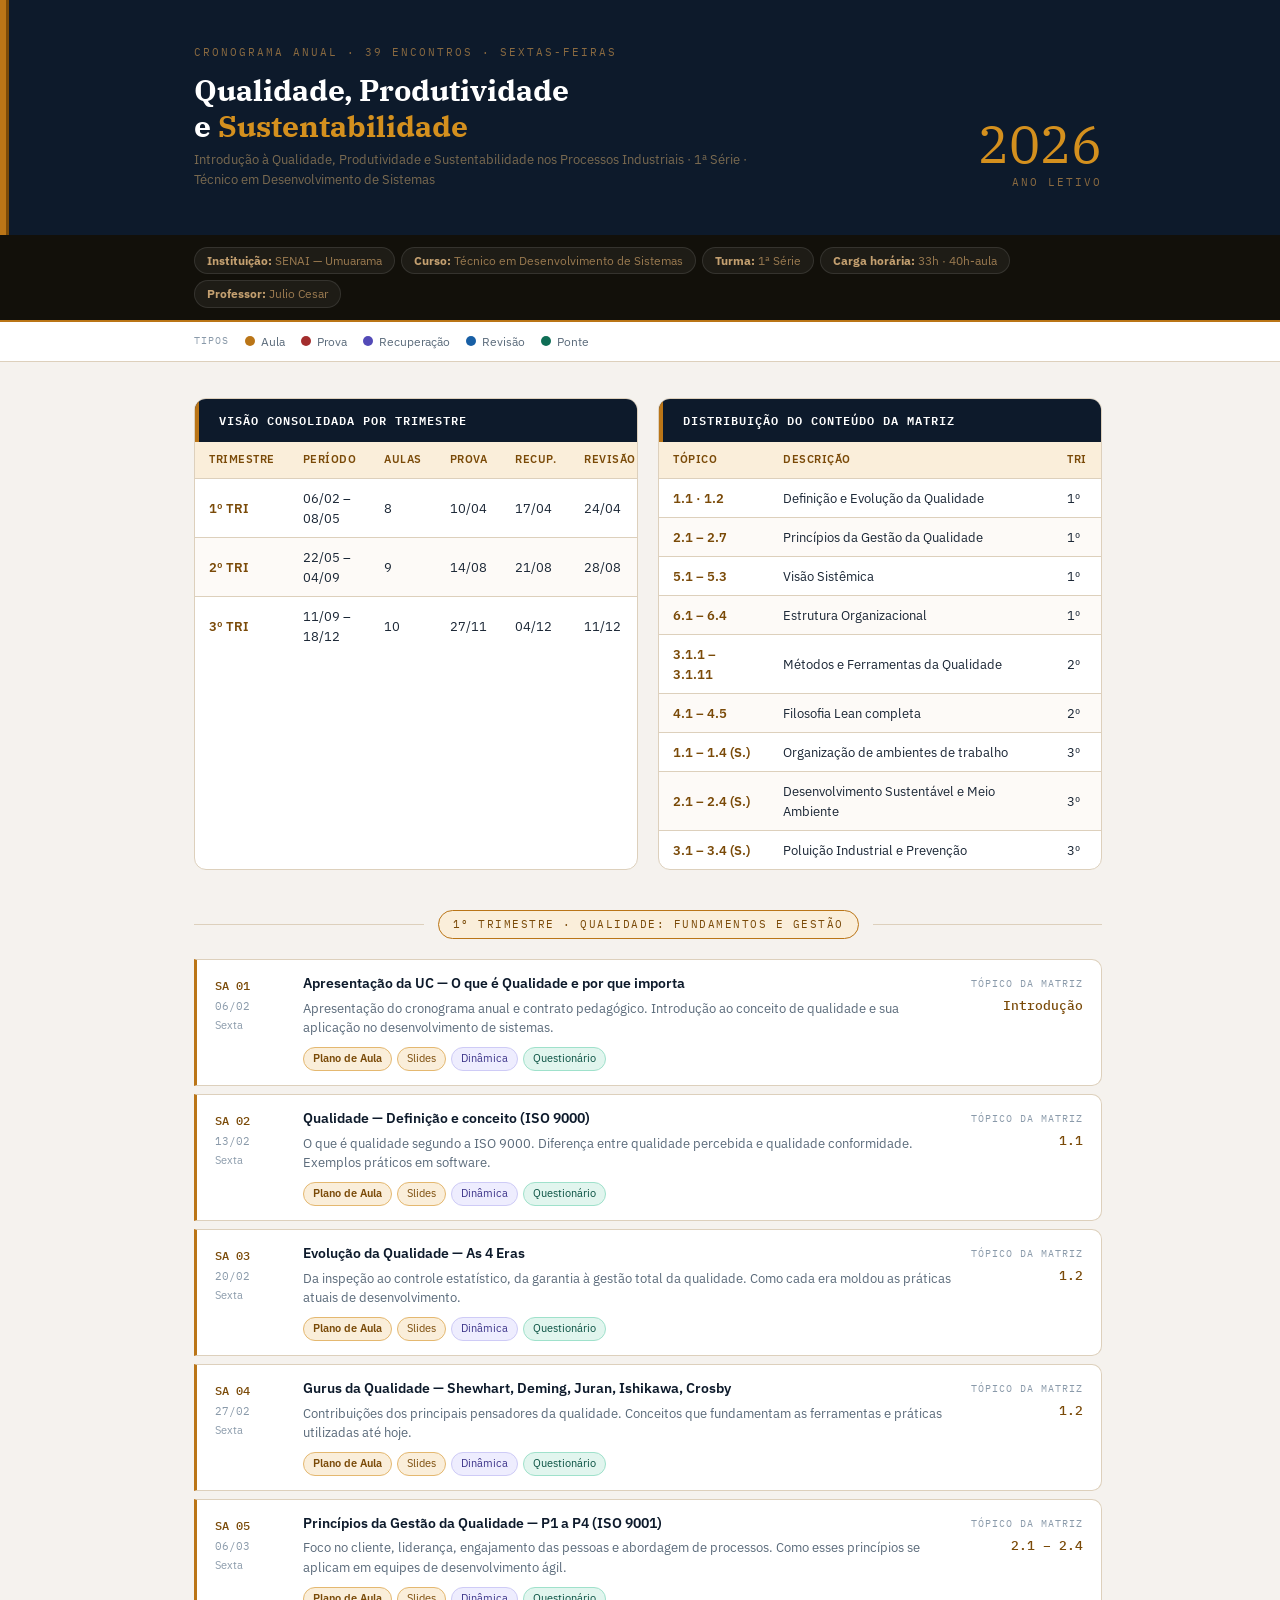
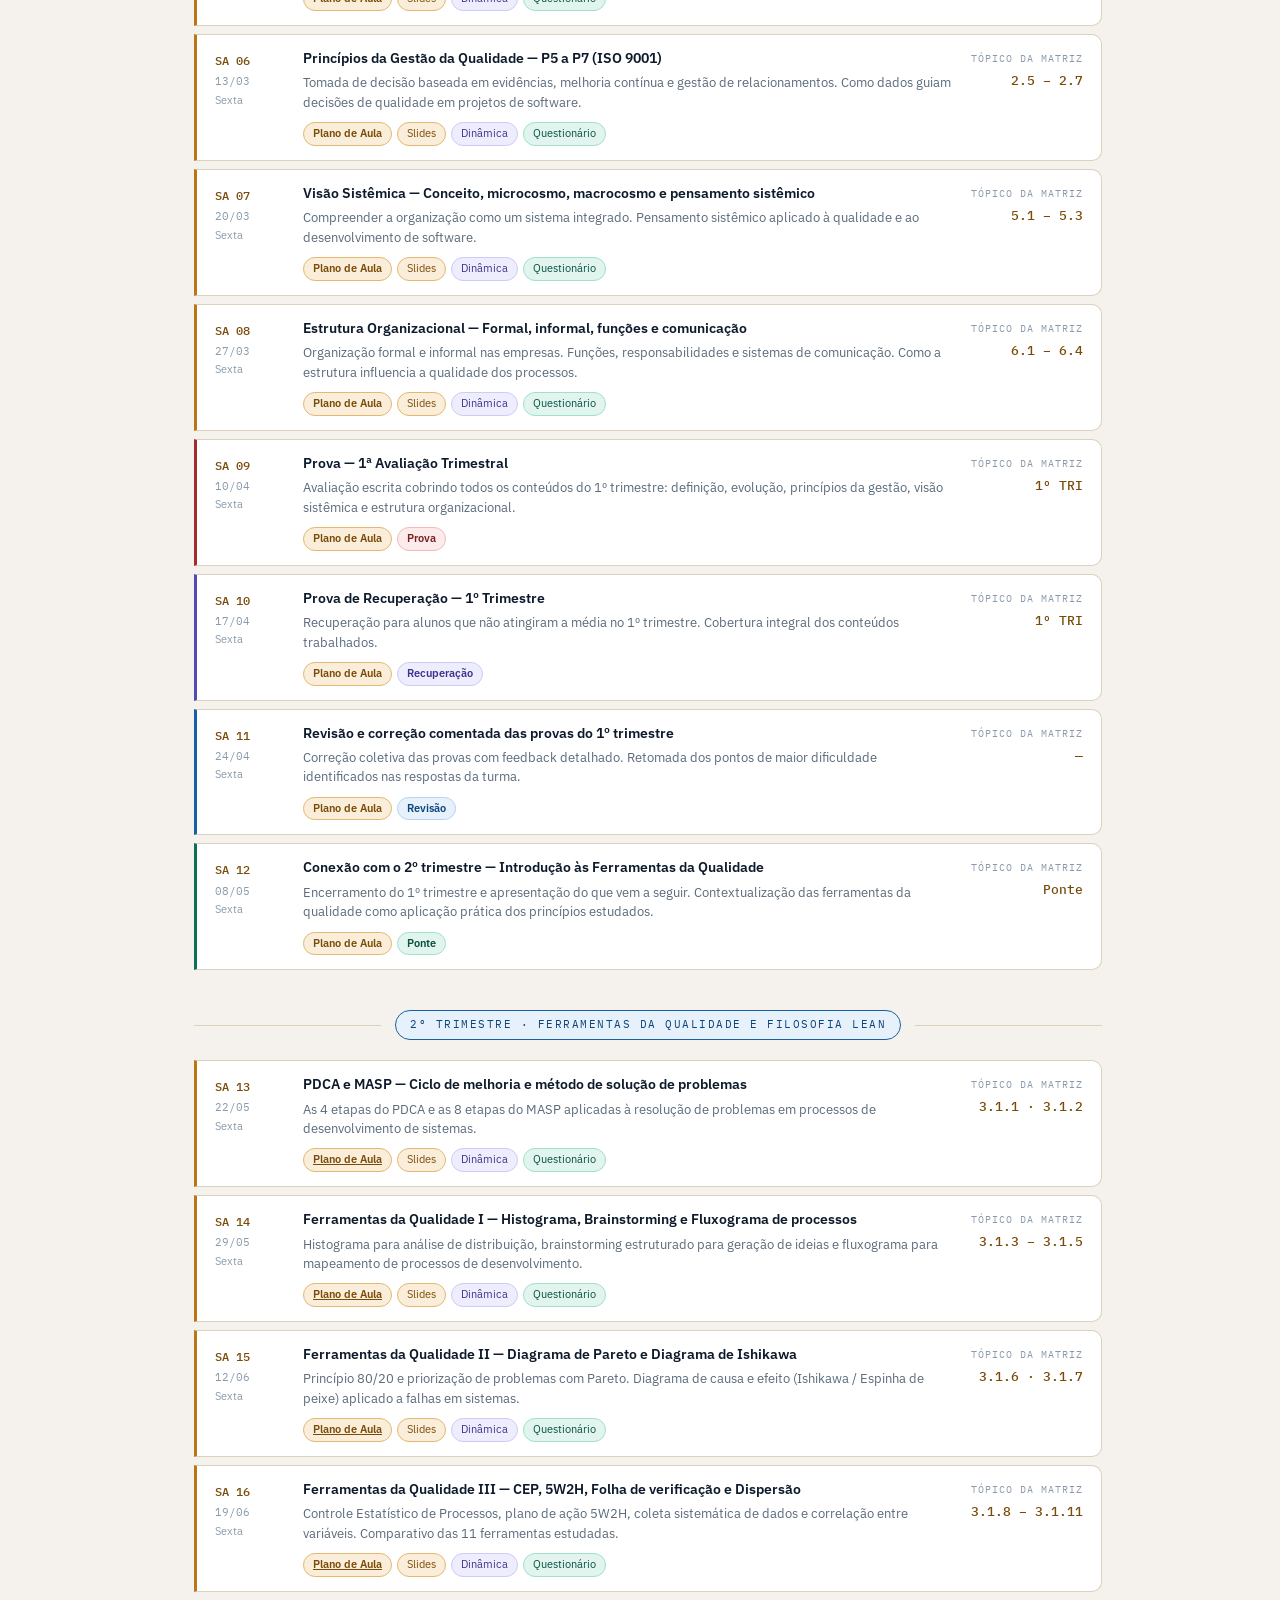
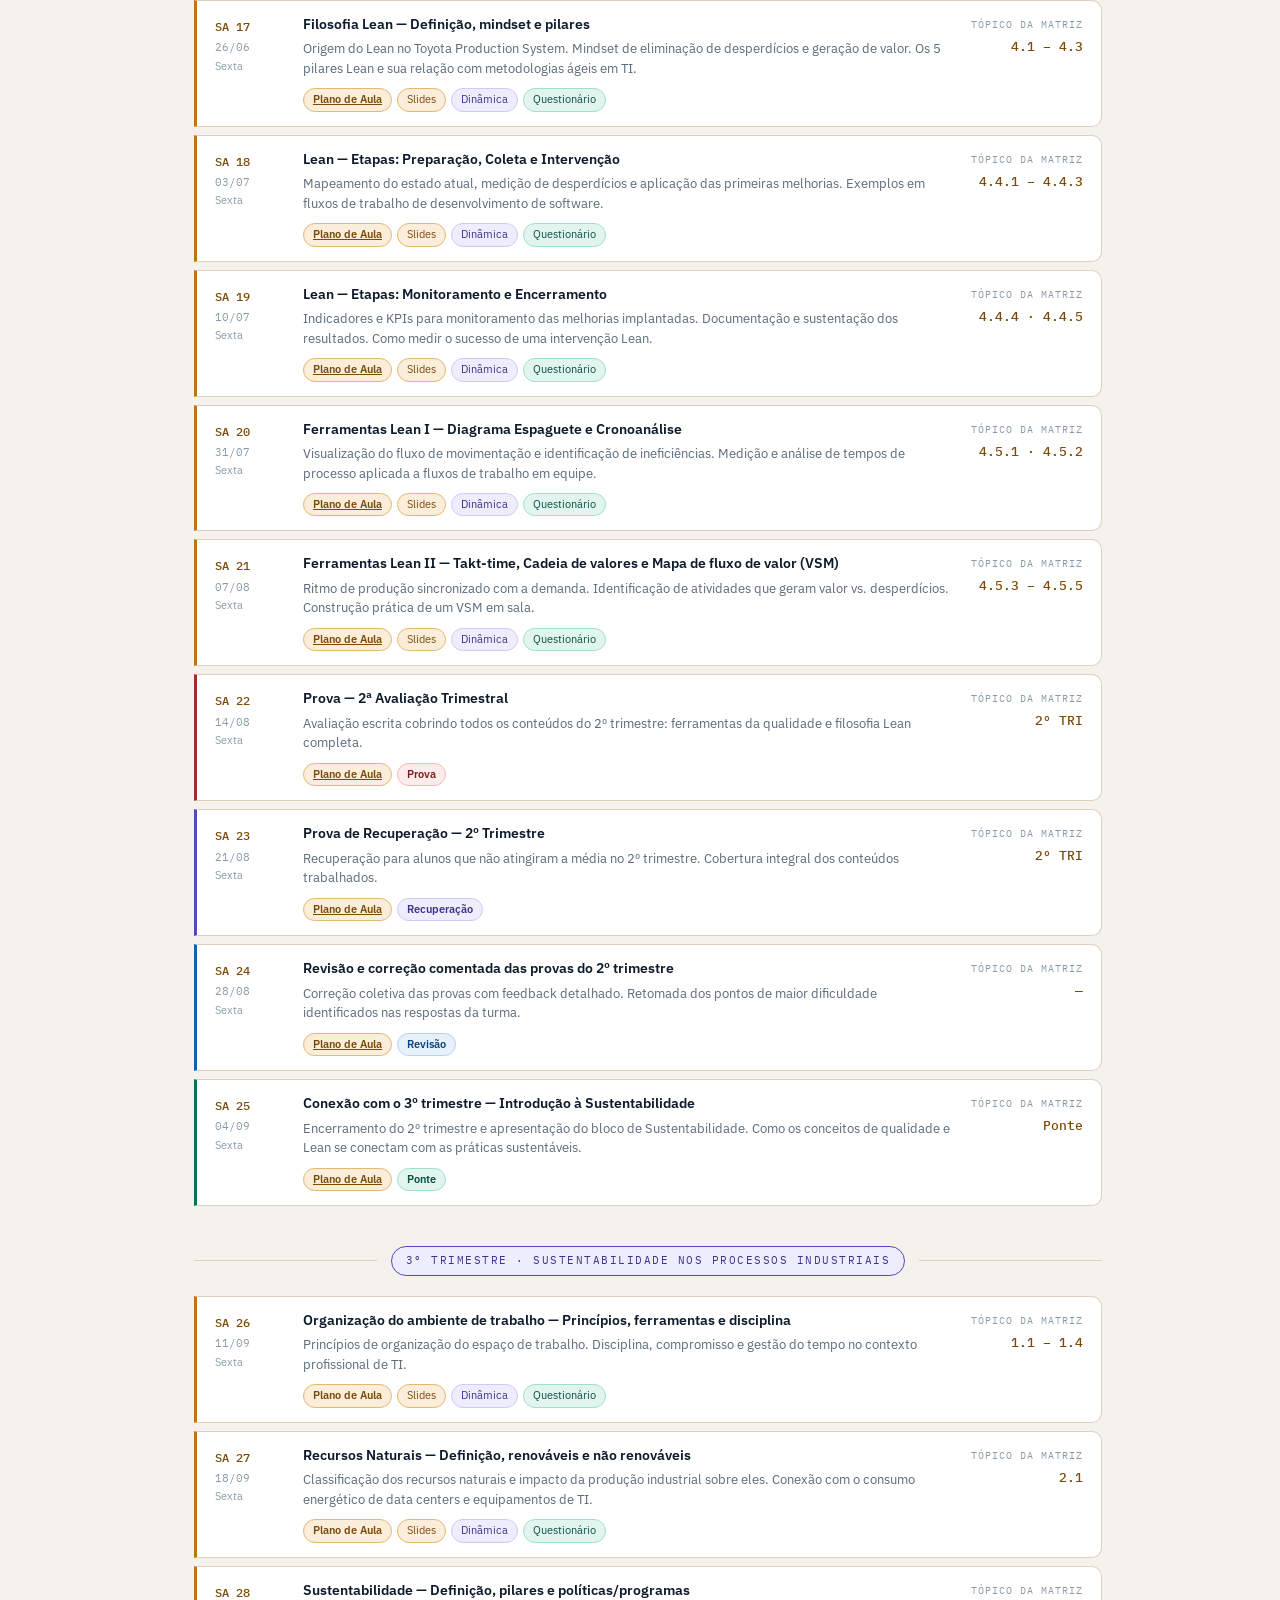
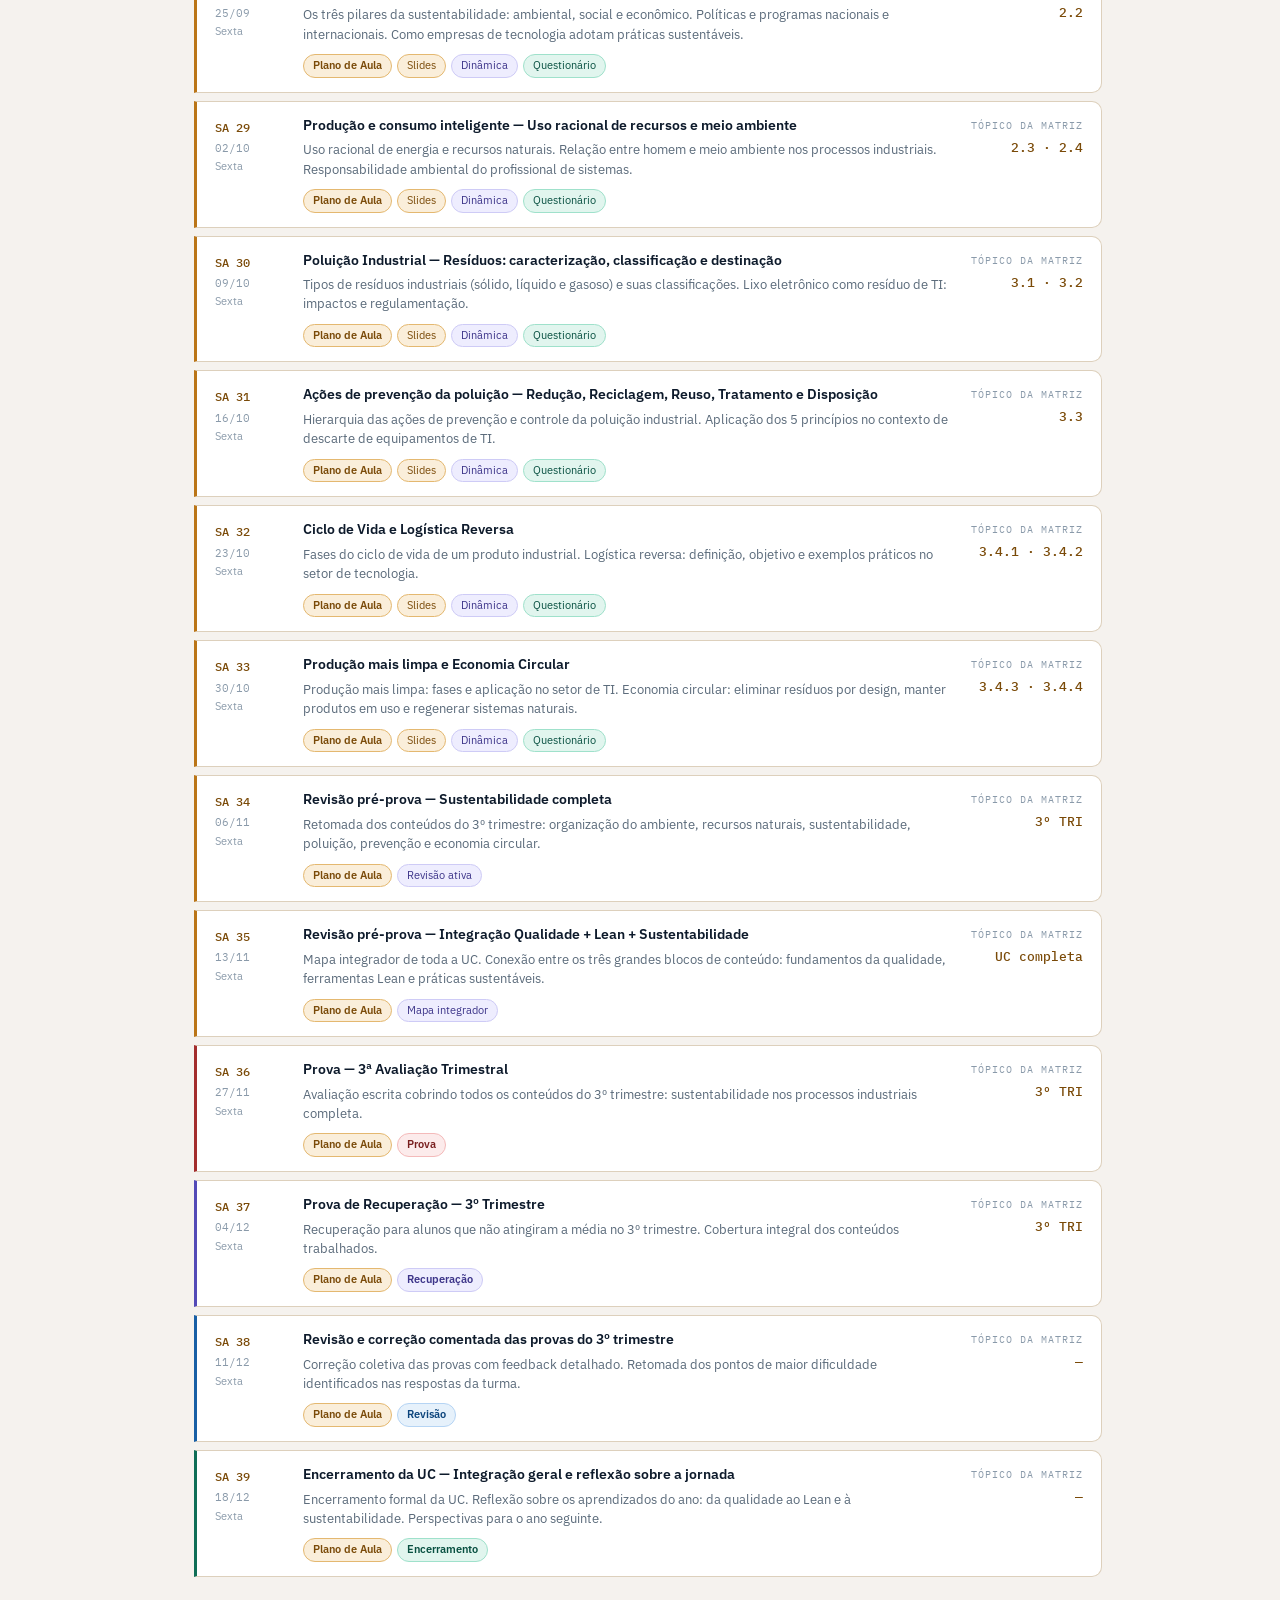
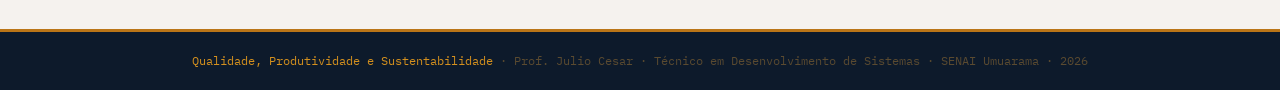
<file: index.html>
<!DOCTYPE html>
<!-- DOCTYPE: informa ao navegador que este é um documento HTML5 (versão atual do HTML) -->

<html lang="pt-BR">
<!-- <html> é o elemento raiz — envolve TODO o conteúdo da página -->
<!-- lang="pt-BR" informa ao navegador (e leitores de tela) que o idioma é português do Brasil -->

<!-- ═══════════════════════════════════════════════════
     <head> — CABEÇALHO TÉCNICO DA PÁGINA
     Tudo aqui é invisível para o usuário, mas essencial
     para o navegador, mecanismos de busca e dispositivos
     ═══════════════════════════════════════════════════ -->
<head>

  <!-- Define a codificação de caracteres: UTF-8 suporta acentos, ç, emojis etc. -->
  <meta charset="UTF-8">

  <!-- viewport: controla como a página é exibida em celulares.
       width=device-width  → largura da página = largura do dispositivo
       initial-scale=1.0   → sem zoom inicial (tamanho 1:1) -->
  <meta name="viewport" content="width=device-width, initial-scale=1.0">

  <!-- Título da aba do navegador e dos resultados de busca (SEO) -->
  <title>Cronograma 2026 — Qualidade, Produtividade e Sustentabilidade</title>
  <meta name="description" content="Cronograma anual da disciplina Qualidade, Produtividade e Sustentabilidade do SENAI Umuarama.">
  <meta name="robots" content="index, follow">
  <meta name="theme-color" content="#0D1A2B">

  <!-- Carrega 3 famílias de fontes do Google Fonts via CDN:
       - IBM Plex Sans   → texto corrido e interface
       - IBM Plex Mono   → números, datas, códigos
       - IBM Plex Serif  → títulos e o "2026" em destaque
       wght@400;600 = pesos (espessuras) que serão baixados -->
  <link href="https://fonts.googleapis.com/css2?family=IBM+Plex+Sans:wght@400;500;600;700&family=IBM+Plex+Mono:wght@400;500&family=IBM+Plex+Serif:wght@400;600&display=swap" rel="stylesheet">

  <!-- Carrega o arquivo CSS externo da pasta css/.
       rel="stylesheet" diz que é uma folha de estilos.
       href="css/styles.css" é o caminho relativo ao index.html -->
  <link rel="stylesheet" href="css/styles.css">

</head>
<!-- ═══════════════════════════════════════════════════
     <body> — CORPO DA PÁGINA
     Tudo que o usuário vê e interage fica aqui dentro
     ═══════════════════════════════════════════════════ -->
<body>


<!-- ─────────────────────────────────────────────────
     SEÇÃO 1 — TOPO (cabeçalho visual da página)
     Fundo escuro com barra lateral colorida.
     Usa Flexbox para colocar título e ano lado a lado.
───────────────────────────────────────────────────── -->
<div class="topo">
  <!-- topo-inner: centraliza o conteúdo e limita a largura máxima (max-width no CSS) -->
  <div class="topo-inner">

    <!-- Bloco da ESQUERDA: subtítulo pequeno + título principal + descrição -->
    <div>
      <!-- Kicker: texto pequeno acima do título — identifica o documento rapidamente -->
      <div class="topo-kicker">Cronograma Anual · 39 Encontros · Sextas-feiras</div>

      <!-- <h1> é o título principal da página — deve existir só um por página (SEO e acessibilidade)
           <br> força uma quebra de linha dentro do título
           <em> aqui está sendo usado para aplicar cor especial à palavra (estilo, não ênfase semântica) -->
      <h1 class="topo-title">Qualidade, Produtividade<br>e <em>Sustentabilidade</em></h1>

      <!-- <p> é um parágrafo — usado aqui para a descrição curta da disciplina -->
      <p class="topo-sub">Introdução à Qualidade, Produtividade e Sustentabilidade nos Processos Industriais · 1ª Série · Técnico em Desenvolvimento de Sistemas</p>
    </div>

    <!-- Bloco da DIREITA: ano letivo em destaque tipográfico -->
    <div class="topo-right">
      <div class="topo-ano">2026</div>
      <div class="topo-ano-label">Ano Letivo</div>
    </div>

  </div>
</div>
<!-- fim .topo -->


<!-- ─────────────────────────────────────────────────
     SEÇÃO 2 — META-BAR (barra de metadados)
     Faixa escura com pílulas de informação sobre a disciplina.
     Cada <span class="meta-pill"> é uma "etiqueta" independente.
───────────────────────────────────────────────────── -->
<div class="meta-bar">
  <div class="meta-inner">

    <!-- <span> é um elemento inline (não quebra linha) usado para pequenos trechos de texto.
         <strong> deixa o texto em negrito e indica importância semântica -->
    <span class="meta-pill"><strong>Instituição:</strong> SENAI — Umuarama</span>
    <span class="meta-pill"><strong>Curso:</strong> Técnico em Desenvolvimento de Sistemas</span>
    <span class="meta-pill"><strong>Turma:</strong> 1ª Série</span>
    <span class="meta-pill"><strong>Carga horária:</strong> 33h · 40h-aula</span>
    <span class="meta-pill"><strong>Professor:</strong> Julio Cesar</span>

  </div>
</div>
<!-- fim .meta-bar -->


<!-- ─────────────────────────────────────────────────
     SEÇÃO 3 — LEGENDA (guia de cores)
     Barra branca que explica o significado das cores dos cards.
     Cada leg-item combina um círculo colorido com um rótulo.
───────────────────────────────────────────────────── -->
<div class="legenda-bar">
  <div class="legenda-inner">

    <!-- Rótulo "Tipos" à esquerda -->
    <span class="leg-label">Tipos</span>

    <!-- Cada leg-item tem:
         1. leg-dot → círculo colorido (cor vem do CSS via variável, ex: var(--aula))
         2. texto   → nome do tipo de encontro
         style="background:var(--aula)" aplica a variável de cor definida no :root do CSS -->
    <span class="leg-item"><span class="leg-dot" style="background:var(--aula)"></span>Aula</span>
    <span class="leg-item"><span class="leg-dot" style="background:var(--prova)"></span>Prova</span>
    <span class="leg-item"><span class="leg-dot" style="background:var(--recup)"></span>Recuperação</span>
    <span class="leg-item"><span class="leg-dot" style="background:var(--revisao)"></span>Revisão</span>
    <span class="leg-item"><span class="leg-dot" style="background:var(--ponte)"></span>Ponte</span>

  </div>
</div>
<!-- fim .legenda-bar -->


<!-- ─────────────────────────────────────────────────
     SEÇÃO 4 — CONTAINER PRINCIPAL
     Envolve todo o conteúdo central da página:
     tabelas de overview + os três blocos de trimestre.
     O CSS limita a largura e centraliza com margin: auto.
───────────────────────────────────────────────────── -->
<main class="container">


  <!-- ┌─────────────────────────────────────────────┐
       │  BLOCO: OVERVIEW (tabelas de resumo)        │
       │  Grid de 2 colunas no desktop,              │
       │  1 coluna em mobile (responsivo no CSS)     │
       └─────────────────────────────────────────────┘ -->
  <div class="overview-grid">

    <!-- CARD 1: Visão por trimestre -->
    <div class="overview-card">
      <!-- Cabeçalho escuro do card -->
      <div class="overview-card-header">Visão consolidada por trimestre</div>

      <!-- <table> estrutura dados em linhas (<tr>) e colunas (<td>/<th>).
           <thead> = cabeçalho da tabela  |  <tbody> = corpo com os dados
           <th> = célula de cabeçalho (negrito por padrão)
           <td> = célula de dado normal -->
      <table class="overview-table">
        <thead>
          <tr>
            <th>Trimestre</th><th>Período</th><th>Aulas</th>
            <th>Prova</th><th>Recup.</th><th>Revisão</th><th>Conexão</th>
          </tr>
        </thead>
        <tbody>
          <tr><td>1º TRI</td><td>06/02 – 08/05</td><td>8</td><td>10/04</td><td>17/04</td><td>24/04</td><td>08/05</td></tr>
          <tr><td>2º TRI</td><td>22/05 – 04/09</td><td>9</td><td>14/08</td><td>21/08</td><td>28/08</td><td>04/09</td></tr>
          <tr><td>3º TRI</td><td>11/09 – 18/12</td><td>10</td><td>27/11</td><td>04/12</td><td>11/12</td><td>18/12</td></tr>
        </tbody>
      </table>
    </div>
    <!-- fim card 1 -->

    <!-- CARD 2: Distribuição por tópicos da matriz curricular -->
    <div class="overview-card">
      <div class="overview-card-header">Distribuição do conteúdo da matriz</div>
      <table class="overview-table">
        <thead>
          <tr><th>Tópico</th><th>Descrição</th><th>Tri</th></tr>
        </thead>
        <tbody>
          <tr><td>1.1 · 1.2</td><td>Definição e Evolução da Qualidade</td><td>1º</td></tr>
          <tr><td>2.1 – 2.7</td><td>Princípios da Gestão da Qualidade</td><td>1º</td></tr>
          <tr><td>5.1 – 5.3</td><td>Visão Sistêmica</td><td>1º</td></tr>
          <tr><td>6.1 – 6.4</td><td>Estrutura Organizacional</td><td>1º</td></tr>
          <tr><td>3.1.1 – 3.1.11</td><td>Métodos e Ferramentas da Qualidade</td><td>2º</td></tr>
          <tr><td>4.1 – 4.5</td><td>Filosofia Lean completa</td><td>2º</td></tr>
          <tr><td>1.1 – 1.4 (S.)</td><td>Organização de ambientes de trabalho</td><td>3º</td></tr>
          <tr><td>2.1 – 2.4 (S.)</td><td>Desenvolvimento Sustentável e Meio Ambiente</td><td>3º</td></tr>
          <tr><td>3.1 – 3.4 (S.)</td><td>Poluição Industrial e Prevenção</td><td>3º</td></tr>
        </tbody>
      </table>
    </div>
    <!-- fim card 2 -->

  </div>
  <!-- fim .overview-grid -->


  <!-- ┌─────────────────────────────────────────────┐
       │  1º TRIMESTRE                               │
       │  Qualidade: Fundamentos e Gestão            │
       └─────────────────────────────────────────────┘ -->

  <!-- tri-divider: separador visual entre trimestres.
       Tem 3 filhos: linha — rótulo — linha (Flexbox no CSS).
       A ausência de classe no tri-label usa a cor padrão dourada (1º TRI). -->
  <div class="tri-divider">
    <div class="tri-line"></div>
    <div class="tri-label">1º Trimestre · Qualidade: Fundamentos e Gestão</div>
    <div class="tri-line"></div>
  </div>

  <!-- bloco: agrupa todos os cards de um trimestre -->
  <section class="bloco">

    <!-- ═══ ANATOMIA DO CARD DE AULA ═══════════════════════════════
         .aula-card usa CSS Grid de 3 colunas:
           [coluna 1: aula-id] [coluna 2: conteúdo] [coluna 3: tópico]
         Em mobile, a coluna 3 some (display:none no CSS responsivo).

         Modificadores de tipo (mudam a cor da borda esquerda):
           (sem classe)  → aula normal   — cor dourada
           t-prova       → prova         — cor vermelha
           t-recup       → recuperação   — cor roxa
           t-revisao     → revisão       — cor azul
           t-ponte       → ponte/conexão — cor verde
    ═══════════════════════════════════════════════════════════════ -->

    <!-- SA 01 — Card de aula normal (sem modificador de tipo) -->
    <article class="aula-card">

      <!-- COLUNA 1: identificação (número, data, dia da semana) -->
      <div class="aula-id">
        <span class="aula-num">SA 01</span>   <!-- número da situação de aprendizagem -->
        <span class="aula-data">06/02</span>  <!-- data do encontro -->
        <span class="aula-dia">Sexta</span>   <!-- dia da semana -->
      </div>

      <!-- COLUNA 2: conteúdo principal do card -->
      <div>
        <div class="aula-titulo">Apresentação da UC — O que é Qualidade e por que importa</div>
        <div class="aula-desc">Apresentação do cronograma anual e contrato pedagógico. Introdução ao conceito de qualidade e sua aplicação no desenvolvimento de sistemas.</div>

        <!-- aula-tags: lista de etiquetas coloridas.
             Cada tag pode ter uma ou duas classes:
               "tag"           → estilo base de todas as etiquetas
               "tag-aula"      → badge dourado "Plano de Aula"
               "tag-slides"    → indica quantidade de slides
               "tag-dinamica"  → indica atividade dinâmica
               "tag-quest"     → indica questionário -->
        <div class="aula-tags">
          <span class="tag tag-aula">Plano de Aula</span>
          <span class="tag tag-slides">Slides</span>
          <span class="tag tag-dinamica">Dinâmica</span>
          <span class="tag tag-quest">Questionário</span>
        </div>
      </div>

      <!-- COLUNA 3: referência ao tópico da matriz curricular (oculto em mobile) -->
      <div class="aula-topico">
        <span class="topico-label">Tópico da Matriz</span>
        <span class="topico-num">Introdução</span>
      </div>

    </article>
    <!-- fim SA 01 -->

    <!-- SA 02 -->
    <article class="aula-card">
      <div class="aula-id"><span class="aula-num">SA 02</span><span class="aula-data">13/02</span><span class="aula-dia">Sexta</span></div>
      <div>
        <div class="aula-titulo">Qualidade — Definição e conceito (ISO 9000)</div>
        <div class="aula-desc">O que é qualidade segundo a ISO 9000. Diferença entre qualidade percebida e qualidade conformidade. Exemplos práticos em software.</div>
        <div class="aula-tags"><span class="tag tag-aula">Plano de Aula</span><span class="tag tag-slides">Slides</span><span class="tag tag-dinamica">Dinâmica</span><span class="tag tag-quest">Questionário</span></div>
      </div>
      <div class="aula-topico"><span class="topico-label">Tópico da Matriz</span><span class="topico-num">1.1</span></div>
    </article>

    <!-- SA03 -->
    <article class="aula-card">
      <div class="aula-id"><span class="aula-num">SA 03</span><span class="aula-data">20/02</span><span class="aula-dia">Sexta</span></div>
      <div>
        <div class="aula-titulo">Evolução da Qualidade — As 4 Eras</div>
        <div class="aula-desc">Da inspeção ao controle estatístico, da garantia à gestão total da qualidade. Como cada era moldou as práticas atuais de desenvolvimento.</div>
        <div class="aula-tags"><span class="tag tag-aula">Plano de Aula</span><span class="tag tag-slides">Slides</span><span class="tag tag-dinamica">Dinâmica</span><span class="tag tag-quest">Questionário</span></div>
      </div>
      <div class="aula-topico"><span class="topico-label">Tópico da Matriz</span><span class="topico-num">1.2</span></div>
    </article>

    <!-- SA04 -->
    <article class="aula-card">
      <div class="aula-id"><span class="aula-num">SA 04</span><span class="aula-data">27/02</span><span class="aula-dia">Sexta</span></div>
      <div>
        <div class="aula-titulo">Gurus da Qualidade — Shewhart, Deming, Juran, Ishikawa, Crosby</div>
        <div class="aula-desc">Contribuições dos principais pensadores da qualidade. Conceitos que fundamentam as ferramentas e práticas utilizadas até hoje.</div>
        <div class="aula-tags"><span class="tag tag-aula">Plano de Aula</span><span class="tag tag-slides">Slides</span><span class="tag tag-dinamica">Dinâmica</span><span class="tag tag-quest">Questionário</span></div>
      </div>
      <div class="aula-topico"><span class="topico-label">Tópico da Matriz</span><span class="topico-num">1.2</span></div>
    </article>

    <!-- SA05 -->
    <article class="aula-card">
      <div class="aula-id"><span class="aula-num">SA 05</span><span class="aula-data">06/03</span><span class="aula-dia">Sexta</span></div>
      <div>
        <div class="aula-titulo">Princípios da Gestão da Qualidade — P1 a P4 (ISO 9001)</div>
        <div class="aula-desc">Foco no cliente, liderança, engajamento das pessoas e abordagem de processos. Como esses princípios se aplicam em equipes de desenvolvimento ágil.</div>
        <div class="aula-tags"><span class="tag tag-aula">Plano de Aula</span><span class="tag tag-slides">Slides</span><span class="tag tag-dinamica">Dinâmica</span><span class="tag tag-quest">Questionário</span></div>
      </div>
      <div class="aula-topico"><span class="topico-label">Tópico da Matriz</span><span class="topico-num">2.1 – 2.4</span></div>
    </article>

    <!-- SA06 -->
    <article class="aula-card">
      <div class="aula-id"><span class="aula-num">SA 06</span><span class="aula-data">13/03</span><span class="aula-dia">Sexta</span></div>
      <div>
        <div class="aula-titulo">Princípios da Gestão da Qualidade — P5 a P7 (ISO 9001)</div>
        <div class="aula-desc">Tomada de decisão baseada em evidências, melhoria contínua e gestão de relacionamentos. Como dados guiam decisões de qualidade em projetos de software.</div>
        <div class="aula-tags"><span class="tag tag-aula">Plano de Aula</span><span class="tag tag-slides">Slides</span><span class="tag tag-dinamica">Dinâmica</span><span class="tag tag-quest">Questionário</span></div>
      </div>
      <div class="aula-topico"><span class="topico-label">Tópico da Matriz</span><span class="topico-num">2.5 – 2.7</span></div>
    </article>

    <!-- SA07 -->
    <article class="aula-card">
      <div class="aula-id"><span class="aula-num">SA 07</span><span class="aula-data">20/03</span><span class="aula-dia">Sexta</span></div>
      <div>
        <div class="aula-titulo">Visão Sistêmica — Conceito, microcosmo, macrocosmo e pensamento sistêmico</div>
        <div class="aula-desc">Compreender a organização como um sistema integrado. Pensamento sistêmico aplicado à qualidade e ao desenvolvimento de software.</div>
        <div class="aula-tags"><span class="tag tag-aula">Plano de Aula</span><span class="tag tag-slides">Slides</span><span class="tag tag-dinamica">Dinâmica</span><span class="tag tag-quest">Questionário</span></div>
      </div>
      <div class="aula-topico"><span class="topico-label">Tópico da Matriz</span><span class="topico-num">5.1 – 5.3</span></div>
    </article>

    <!-- SA08 -->
    <article class="aula-card">
      <div class="aula-id"><span class="aula-num">SA 08</span><span class="aula-data">27/03</span><span class="aula-dia">Sexta</span></div>
      <div>
        <div class="aula-titulo">Estrutura Organizacional — Formal, informal, funções e comunicação</div>
        <div class="aula-desc">Organização formal e informal nas empresas. Funções, responsabilidades e sistemas de comunicação. Como a estrutura influencia a qualidade dos processos.</div>
        <div class="aula-tags"><span class="tag tag-aula">Plano de Aula</span><span class="tag tag-slides">Slides</span><span class="tag tag-dinamica">Dinâmica</span><span class="tag tag-quest">Questionário</span></div>
      </div>
      <div class="aula-topico"><span class="topico-label">Tópico da Matriz</span><span class="topico-num">6.1 – 6.4</span></div>
    </article>

    <!-- SA09 — PROVA: classe "t-prova" muda a borda esquerda para vermelho -->
    <article class="aula-card t-prova">
      <div class="aula-id"><span class="aula-num">SA 09</span><span class="aula-data">10/04</span><span class="aula-dia">Sexta</span></div>
      <div>
        <div class="aula-titulo">Prova — 1ª Avaliação Trimestral</div>
        <div class="aula-desc">Avaliação escrita cobrindo todos os conteúdos do 1º trimestre: definição, evolução, princípios da gestão, visão sistêmica e estrutura organizacional.</div>
        <!-- tag-prova: badge vermelho; tags sem classe extra ficam com o estilo neutro padrão -->
        <div class="aula-tags"><span class="tag tag-aula">Plano de Aula</span><span class="tag tag-prova">Prova</span></div>
      </div>
      <div class="aula-topico"><span class="topico-label">Tópico da Matriz</span><span class="topico-num">1º TRI</span></div>
    </article>

    <!-- SA10 — RECUPERAÇÃO: classe "t-recup" muda a borda esquerda para roxo -->
    <article class="aula-card t-recup">
      <div class="aula-id"><span class="aula-num">SA 10</span><span class="aula-data">17/04</span><span class="aula-dia">Sexta</span></div>
      <div>
        <div class="aula-titulo">Prova de Recuperação — 1º Trimestre</div>
        <div class="aula-desc">Recuperação para alunos que não atingiram a média no 1º trimestre. Cobertura integral dos conteúdos trabalhados.</div>
        <div class="aula-tags"><span class="tag tag-aula">Plano de Aula</span><span class="tag tag-recup">Recuperação</span></div>
      </div>
      <div class="aula-topico"><span class="topico-label">Tópico da Matriz</span><span class="topico-num">1º TRI</span></div>
    </article>

    <!-- SA11 — REVISÃO: classe "t-revisao" muda a borda esquerda para azul -->
    <article class="aula-card t-revisao">
      <div class="aula-id"><span class="aula-num">SA 11</span><span class="aula-data">24/04</span><span class="aula-dia">Sexta</span></div>
      <div>
        <div class="aula-titulo">Revisão e correção comentada das provas do 1º trimestre</div>
        <div class="aula-desc">Correção coletiva das provas com feedback detalhado. Retomada dos pontos de maior dificuldade identificados nas respostas da turma.</div>
        <div class="aula-tags"><span class="tag tag-aula">Plano de Aula</span><span class="tag tag-revisao">Revisão</span></div>
      </div>
      <div class="aula-topico"><span class="topico-label">Tópico da Matriz</span><span class="topico-num">—</span></div>
    </article>

    <!-- SA12 — PONTE: classe "t-ponte" muda a borda esquerda para verde -->
    <article class="aula-card t-ponte">
      <div class="aula-id"><span class="aula-num">SA 12</span><span class="aula-data">08/05</span><span class="aula-dia">Sexta</span></div>
      <div>
        <div class="aula-titulo">Conexão com o 2º trimestre — Introdução às Ferramentas da Qualidade</div>
        <div class="aula-desc">Encerramento do 1º trimestre e apresentação do que vem a seguir. Contextualização das ferramentas da qualidade como aplicação prática dos princípios estudados.</div>
        <div class="aula-tags"><span class="tag tag-aula">Plano de Aula</span><span class="tag tag-ponte">Ponte</span></div>
      </div>
      <div class="aula-topico"><span class="topico-label">Tópico da Matriz</span><span class="topico-num">Ponte</span></div>
    </article>

  </section>
  <!-- fim .bloco do 1º trimestre -->


  <!-- ┌─────────────────────────────────────────────┐
       │  2º TRIMESTRE                               │
       │  Ferramentas da Qualidade e Filosofia Lean  │
       └─────────────────────────────────────────────┘ -->

  <!-- tri-label.t2: modificador que aplica a paleta azul no separador do 2º trimestre -->
  <div class="tri-divider">
    <div class="tri-line"></div>
    <div class="tri-label t2">2º Trimestre · Ferramentas da Qualidade e Filosofia Lean</div>
    <div class="tri-line"></div>
  </div>

  <section class="bloco">

    <!-- SA 13 -->
    <article class="aula-card">
      <div class="aula-id"><span class="aula-num">SA 13</span><span class="aula-data">22/05</span><span class="aula-dia">Sexta</span></div>
      <div>
        <div class="aula-titulo">PDCA e MASP — Ciclo de melhoria e método de solução de problemas</div>
        <div class="aula-desc">As 4 etapas do PDCA e as 8 etapas do MASP aplicadas à resolução de problemas em processos de desenvolvimento de sistemas.</div>
        <div class="aula-tags"><a href="plano_aula_SA13.html" target="_blank" class="tag tag-aula">Plano de Aula</a><span class="tag tag-slides">Slides</span><span class="tag tag-dinamica">Dinâmica</span><span class="tag tag-quest">Questionário</span></div>
      </div>
      <div class="aula-topico"><span class="topico-label">Tópico da Matriz</span><span class="topico-num">3.1.1 · 3.1.2</span></div>
    </article>

    <!-- SA14 -->
    <article class="aula-card">
      <div class="aula-id"><span class="aula-num">SA 14</span><span class="aula-data">29/05</span><span class="aula-dia">Sexta</span></div>
      <div>
        <div class="aula-titulo">Ferramentas da Qualidade I — Histograma, Brainstorming e Fluxograma de processos</div>
        <div class="aula-desc">Histograma para análise de distribuição, brainstorming estruturado para geração de ideias e fluxograma para mapeamento de processos de desenvolvimento.</div>
        <div class="aula-tags"><a href="plano_aula_SA14.html" target="_blank" class="tag tag-aula">Plano de Aula</a><span class="tag tag-slides">Slides</span><span class="tag tag-dinamica">Dinâmica</span><span class="tag tag-quest">Questionário</span></div>
      </div>
      <div class="aula-topico"><span class="topico-label">Tópico da Matriz</span><span class="topico-num">3.1.3 – 3.1.5</span></div>
    </article>

    <!-- SA15 -->
    <article class="aula-card">
      <div class="aula-id"><span class="aula-num">SA 15</span><span class="aula-data">12/06</span><span class="aula-dia">Sexta</span></div>
      <div>
        <div class="aula-titulo">Ferramentas da Qualidade II — Diagrama de Pareto e Diagrama de Ishikawa</div>
        <div class="aula-desc">Princípio 80/20 e priorização de problemas com Pareto. Diagrama de causa e efeito (Ishikawa / Espinha de peixe) aplicado a falhas em sistemas.</div>
        <div class="aula-tags"><a href="plano_aula_SA15.html" target="_blank" class="tag tag-aula">Plano de Aula</a><span class="tag tag-slides">Slides</span><span class="tag tag-dinamica">Dinâmica</span><span class="tag tag-quest">Questionário</span></div>
      </div>
      <div class="aula-topico"><span class="topico-label">Tópico da Matriz</span><span class="topico-num">3.1.6 · 3.1.7</span></div>
    </article>

    <!-- SA16 -->
    <article class="aula-card">
      <div class="aula-id"><span class="aula-num">SA 16</span><span class="aula-data">19/06</span><span class="aula-dia">Sexta</span></div>
      <div>
        <div class="aula-titulo">Ferramentas da Qualidade III — CEP, 5W2H, Folha de verificação e Dispersão</div>
        <div class="aula-desc">Controle Estatístico de Processos, plano de ação 5W2H, coleta sistemática de dados e correlação entre variáveis. Comparativo das 11 ferramentas estudadas.</div>
        <div class="aula-tags"><a href="plano_aula_SA16.html" target="_blank" class="tag tag-aula">Plano de Aula</a><span class="tag tag-slides">Slides</span><span class="tag tag-dinamica">Dinâmica</span><span class="tag tag-quest">Questionário</span></div>
      </div>
      <div class="aula-topico"><span class="topico-label">Tópico da Matriz</span><span class="topico-num">3.1.8 – 3.1.11</span></div>
    </article>

    <!-- SA17 -->
    <article class="aula-card">
      <div class="aula-id"><span class="aula-num">SA 17</span><span class="aula-data">26/06</span><span class="aula-dia">Sexta</span></div>
      <div>
        <div class="aula-titulo">Filosofia Lean — Definição, mindset e pilares</div>
        <div class="aula-desc">Origem do Lean no Toyota Production System. Mindset de eliminação de desperdícios e geração de valor. Os 5 pilares Lean e sua relação com metodologias ágeis em TI.</div>
        <div class="aula-tags"><a href="plano_aula_SA17.html" target="_blank" class="tag tag-aula">Plano de Aula</a><span class="tag tag-slides">Slides</span><span class="tag tag-dinamica">Dinâmica</span><span class="tag tag-quest">Questionário</span></div>
      </div>
      <div class="aula-topico"><span class="topico-label">Tópico da Matriz</span><span class="topico-num">4.1 – 4.3</span></div>
    </article>

    <!-- SA18 -->
    <article class="aula-card">
      <div class="aula-id"><span class="aula-num">SA 18</span><span class="aula-data">03/07</span><span class="aula-dia">Sexta</span></div>
      <div>
        <div class="aula-titulo">Lean — Etapas: Preparação, Coleta e Intervenção</div>
        <div class="aula-desc">Mapeamento do estado atual, medição de desperdícios e aplicação das primeiras melhorias. Exemplos em fluxos de trabalho de desenvolvimento de software.</div>
        <div class="aula-tags"><a href="plano_aula_SA18.html" target="_blank" class="tag tag-aula">Plano de Aula</a><span class="tag tag-slides">Slides</span><span class="tag tag-dinamica">Dinâmica</span><span class="tag tag-quest">Questionário</span></div>
      </div>
      <div class="aula-topico"><span class="topico-label">Tópico da Matriz</span><span class="topico-num">4.4.1 – 4.4.3</span></div>
    </article>

    <!-- SA19 -->
    <article class="aula-card">
      <div class="aula-id"><span class="aula-num">SA 19</span><span class="aula-data">10/07</span><span class="aula-dia">Sexta</span></div>
      <div>
        <div class="aula-titulo">Lean — Etapas: Monitoramento e Encerramento</div>
        <div class="aula-desc">Indicadores e KPIs para monitoramento das melhorias implantadas. Documentação e sustentação dos resultados. Como medir o sucesso de uma intervenção Lean.</div>
        <div class="aula-tags"><a href="plano_aula_SA19.html" target="_blank" class="tag tag-aula">Plano de Aula</a><span class="tag tag-slides">Slides</span><span class="tag tag-dinamica">Dinâmica</span><span class="tag tag-quest">Questionário</span></div>
      </div>
      <div class="aula-topico"><span class="topico-label">Tópico da Matriz</span><span class="topico-num">4.4.4 · 4.4.5</span></div>
    </article>

    <!-- SA20 -->
    <article class="aula-card">
      <div class="aula-id"><span class="aula-num">SA 20</span><span class="aula-data">31/07</span><span class="aula-dia">Sexta</span></div>
      <div>
        <div class="aula-titulo">Ferramentas Lean I — Diagrama Espaguete e Cronoanálise</div>
        <div class="aula-desc">Visualização do fluxo de movimentação e identificação de ineficiências. Medição e análise de tempos de processo aplicada a fluxos de trabalho em equipe.</div>
        <div class="aula-tags"><a href="plano_aula_SA20.html" target="_blank" class="tag tag-aula">Plano de Aula</a><span class="tag tag-slides">Slides</span><span class="tag tag-dinamica">Dinâmica</span><span class="tag tag-quest">Questionário</span></div>
      </div>
      <div class="aula-topico"><span class="topico-label">Tópico da Matriz</span><span class="topico-num">4.5.1 · 4.5.2</span></div>
    </article>

    <!-- SA21 -->
    <article class="aula-card">
      <div class="aula-id"><span class="aula-num">SA 21</span><span class="aula-data">07/08</span><span class="aula-dia">Sexta</span></div>
      <div>
        <div class="aula-titulo">Ferramentas Lean II — Takt-time, Cadeia de valores e Mapa de fluxo de valor (VSM)</div>
        <div class="aula-desc">Ritmo de produção sincronizado com a demanda. Identificação de atividades que geram valor vs. desperdícios. Construção prática de um VSM em sala.</div>
        <div class="aula-tags"><a href="plano_aula_SA21.html" target="_blank" class="tag tag-aula">Plano de Aula</a><span class="tag tag-slides">Slides</span><span class="tag tag-dinamica">Dinâmica</span><span class="tag tag-quest">Questionário</span></div>
      </div>
      <div class="aula-topico"><span class="topico-label">Tópico da Matriz</span><span class="topico-num">4.5.3 – 4.5.5</span></div>
    </article>

    <!-- SA22 — PROVA do 2º trimestre -->
    <article class="aula-card t-prova">
      <div class="aula-id"><span class="aula-num">SA 22</span><span class="aula-data">14/08</span><span class="aula-dia">Sexta</span></div>
      <div>
        <div class="aula-titulo">Prova — 2ª Avaliação Trimestral</div>
        <div class="aula-desc">Avaliação escrita cobrindo todos os conteúdos do 2º trimestre: ferramentas da qualidade e filosofia Lean completa.</div>
        <div class="aula-tags"><a href="plano_aula_SA22.html" target="_blank" class="tag tag-aula">Plano de Aula</a><span class="tag tag-prova">Prova</span></div>
      </div>
      <div class="aula-topico"><span class="topico-label">Tópico da Matriz</span><span class="topico-num">2º TRI</span></div>
    </article>

    <!-- SA23 — RECUPERAÇÃO do 2º trimestre -->
    <article class="aula-card t-recup">
      <div class="aula-id"><span class="aula-num">SA 23</span><span class="aula-data">21/08</span><span class="aula-dia">Sexta</span></div>
      <div>
        <div class="aula-titulo">Prova de Recuperação — 2º Trimestre</div>
        <div class="aula-desc">Recuperação para alunos que não atingiram a média no 2º trimestre. Cobertura integral dos conteúdos trabalhados.</div>
        <div class="aula-tags"><a href="plano_aula_SA23.html" target="_blank" class="tag tag-aula">Plano de Aula</a><span class="tag tag-recup">Recuperação</span></div>
      </div>
      <div class="aula-topico"><span class="topico-label">Tópico da Matriz</span><span class="topico-num">2º TRI</span></div>
    </article>

    <!-- SA24 — REVISÃO do 2º trimestre -->
    <article class="aula-card t-revisao">
      <div class="aula-id"><span class="aula-num">SA 24</span><span class="aula-data">28/08</span><span class="aula-dia">Sexta</span></div>
      <div>
        <div class="aula-titulo">Revisão e correção comentada das provas do 2º trimestre</div>
        <div class="aula-desc">Correção coletiva das provas com feedback detalhado. Retomada dos pontos de maior dificuldade identificados nas respostas da turma.</div>
        <div class="aula-tags"><a href="plano_aula_SA24.html" target="_blank" class="tag tag-aula">Plano de Aula</a><span class="tag tag-revisao">Revisão</span></div>
      </div>
      <div class="aula-topico"><span class="topico-label">Tópico da Matriz</span><span class="topico-num">—</span></div>
    </article>

    <!-- SA25 — PONTE para o 3º trimestre -->
    <article class="aula-card t-ponte">
      <div class="aula-id"><span class="aula-num">SA 25</span><span class="aula-data">04/09</span><span class="aula-dia">Sexta</span></div>
      <div>
        <div class="aula-titulo">Conexão com o 3º trimestre — Introdução à Sustentabilidade</div>
        <div class="aula-desc">Encerramento do 2º trimestre e apresentação do bloco de Sustentabilidade. Como os conceitos de qualidade e Lean se conectam com as práticas sustentáveis.</div>
        <div class="aula-tags"><a href="plano_aula_SA25.html" target="_blank" class="tag tag-aula">Plano de Aula</a><span class="tag tag-ponte">Ponte</span></div>
      </div>
      <div class="aula-topico"><span class="topico-label">Tópico da Matriz</span><span class="topico-num">Ponte</span></div>
    </article>

  </section>
  <!-- fim .bloco do 2º trimestre -->


  <!-- ┌─────────────────────────────────────────────┐
       │  3º TRIMESTRE                               │
       │  Sustentabilidade nos Processos Industriais │
       └─────────────────────────────────────────────┘ -->

  <!-- tri-label.t3: modificador que aplica a paleta roxa no separador do 3º trimestre -->
  <div class="tri-divider">
    <div class="tri-line"></div>
    <div class="tri-label t3">3º Trimestre · Sustentabilidade nos Processos Industriais</div>
    <div class="tri-line"></div>
  </div>

  <section class="bloco">

    <!-- SA 26 -->
    <article class="aula-card">
      <div class="aula-id"><span class="aula-num">SA 26</span><span class="aula-data">11/09</span><span class="aula-dia">Sexta</span></div>
      <div>
        <div class="aula-titulo">Organização do ambiente de trabalho — Princípios, ferramentas e disciplina</div>
        <div class="aula-desc">Princípios de organização do espaço de trabalho. Disciplina, compromisso e gestão do tempo no contexto profissional de TI.</div>
        <div class="aula-tags"><span class="tag tag-aula">Plano de Aula</span><span class="tag tag-slides">Slides</span><span class="tag tag-dinamica">Dinâmica</span><span class="tag tag-quest">Questionário</span></div>
      </div>
      <div class="aula-topico"><span class="topico-label">Tópico da Matriz</span><span class="topico-num">1.1 – 1.4</span></div>
    </article>

    <!-- SA27 -->
    <article class="aula-card">
      <div class="aula-id"><span class="aula-num">SA 27</span><span class="aula-data">18/09</span><span class="aula-dia">Sexta</span></div>
      <div>
        <div class="aula-titulo">Recursos Naturais — Definição, renováveis e não renováveis</div>
        <div class="aula-desc">Classificação dos recursos naturais e impacto da produção industrial sobre eles. Conexão com o consumo energético de data centers e equipamentos de TI.</div>
        <div class="aula-tags"><span class="tag tag-aula">Plano de Aula</span><span class="tag tag-slides">Slides</span><span class="tag tag-dinamica">Dinâmica</span><span class="tag tag-quest">Questionário</span></div>
      </div>
      <div class="aula-topico"><span class="topico-label">Tópico da Matriz</span><span class="topico-num">2.1</span></div>
    </article>

    <!-- SA28 -->
    <article class="aula-card">
      <div class="aula-id"><span class="aula-num">SA 28</span><span class="aula-data">25/09</span><span class="aula-dia">Sexta</span></div>
      <div>
        <div class="aula-titulo">Sustentabilidade — Definição, pilares e políticas/programas</div>
        <div class="aula-desc">Os três pilares da sustentabilidade: ambiental, social e econômico. Políticas e programas nacionais e internacionais. Como empresas de tecnologia adotam práticas sustentáveis.</div>
        <div class="aula-tags"><span class="tag tag-aula">Plano de Aula</span><span class="tag tag-slides">Slides</span><span class="tag tag-dinamica">Dinâmica</span><span class="tag tag-quest">Questionário</span></div>
      </div>
      <div class="aula-topico"><span class="topico-label">Tópico da Matriz</span><span class="topico-num">2.2</span></div>
    </article>

    <!-- SA29 -->
    <article class="aula-card">
      <div class="aula-id"><span class="aula-num">SA 29</span><span class="aula-data">02/10</span><span class="aula-dia">Sexta</span></div>
      <div>
        <div class="aula-titulo">Produção e consumo inteligente — Uso racional de recursos e meio ambiente</div>
        <div class="aula-desc">Uso racional de energia e recursos naturais. Relação entre homem e meio ambiente nos processos industriais. Responsabilidade ambiental do profissional de sistemas.</div>
        <div class="aula-tags"><span class="tag tag-aula">Plano de Aula</span><span class="tag tag-slides">Slides</span><span class="tag tag-dinamica">Dinâmica</span><span class="tag tag-quest">Questionário</span></div>
      </div>
      <div class="aula-topico"><span class="topico-label">Tópico da Matriz</span><span class="topico-num">2.3 · 2.4</span></div>
    </article>

    <!-- SA30 -->
    <article class="aula-card">
      <div class="aula-id"><span class="aula-num">SA 30</span><span class="aula-data">09/10</span><span class="aula-dia">Sexta</span></div>
      <div>
        <div class="aula-titulo">Poluição Industrial — Resíduos: caracterização, classificação e destinação</div>
        <div class="aula-desc">Tipos de resíduos industriais (sólido, líquido e gasoso) e suas classificações. Lixo eletrônico como resíduo de TI: impactos e regulamentação.</div>
        <div class="aula-tags"><span class="tag tag-aula">Plano de Aula</span><span class="tag tag-slides">Slides</span><span class="tag tag-dinamica">Dinâmica</span><span class="tag tag-quest">Questionário</span></div>
      </div>
      <div class="aula-topico"><span class="topico-label">Tópico da Matriz</span><span class="topico-num">3.1 · 3.2</span></div>
    </article>

    <!-- SA31 -->
    <article class="aula-card">
      <div class="aula-id"><span class="aula-num">SA 31</span><span class="aula-data">16/10</span><span class="aula-dia">Sexta</span></div>
      <div>
        <div class="aula-titulo">Ações de prevenção da poluição — Redução, Reciclagem, Reuso, Tratamento e Disposição</div>
        <div class="aula-desc">Hierarquia das ações de prevenção e controle da poluição industrial. Aplicação dos 5 princípios no contexto de descarte de equipamentos de TI.</div>
        <div class="aula-tags"><span class="tag tag-aula">Plano de Aula</span><span class="tag tag-slides">Slides</span><span class="tag tag-dinamica">Dinâmica</span><span class="tag tag-quest">Questionário</span></div>
      </div>
      <div class="aula-topico"><span class="topico-label">Tópico da Matriz</span><span class="topico-num">3.3</span></div>
    </article>

    <!-- SA32 -->
    <article class="aula-card">
      <div class="aula-id"><span class="aula-num">SA 32</span><span class="aula-data">23/10</span><span class="aula-dia">Sexta</span></div>
      <div>
        <div class="aula-titulo">Ciclo de Vida e Logística Reversa</div>
        <div class="aula-desc">Fases do ciclo de vida de um produto industrial. Logística reversa: definição, objetivo e exemplos práticos no setor de tecnologia.</div>
        <div class="aula-tags"><span class="tag tag-aula">Plano de Aula</span><span class="tag tag-slides">Slides</span><span class="tag tag-dinamica">Dinâmica</span><span class="tag tag-quest">Questionário</span></div>
      </div>
      <div class="aula-topico"><span class="topico-label">Tópico da Matriz</span><span class="topico-num">3.4.1 · 3.4.2</span></div>
    </article>

    <!-- SA33 -->
    <article class="aula-card">
      <div class="aula-id"><span class="aula-num">SA 33</span><span class="aula-data">30/10</span><span class="aula-dia">Sexta</span></div>
      <div>
        <div class="aula-titulo">Produção mais limpa e Economia Circular</div>
        <div class="aula-desc">Produção mais limpa: fases e aplicação no setor de TI. Economia circular: eliminar resíduos por design, manter produtos em uso e regenerar sistemas naturais.</div>
        <div class="aula-tags"><span class="tag tag-aula">Plano de Aula</span><span class="tag tag-slides">Slides</span><span class="tag tag-dinamica">Dinâmica</span><span class="tag tag-quest">Questionário</span></div>
      </div>
      <div class="aula-topico"><span class="topico-label">Tópico da Matriz</span><span class="topico-num">3.4.3 · 3.4.4</span></div>
    </article>

    <!-- SA34 — aula de revisão pré-prova (sem tag-quest neste card) -->
    <article class="aula-card">
      <div class="aula-id"><span class="aula-num">SA 34</span><span class="aula-data">06/11</span><span class="aula-dia">Sexta</span></div>
      <div>
        <div class="aula-titulo">Revisão pré-prova — Sustentabilidade completa</div>
        <div class="aula-desc">Retomada dos conteúdos do 3º trimestre: organização do ambiente, recursos naturais, sustentabilidade, poluição, prevenção e economia circular.</div>
        <div class="aula-tags"><span class="tag tag-aula">Plano de Aula</span><span class="tag tag-dinamica">Revisão ativa</span></div>
      </div>
      <div class="aula-topico"><span class="topico-label">Tópico da Matriz</span><span class="topico-num">3º TRI</span></div>
    </article>

    <!-- SA35 — revisão integradora de toda a UC -->
    <article class="aula-card">
      <div class="aula-id"><span class="aula-num">SA 35</span><span class="aula-data">13/11</span><span class="aula-dia">Sexta</span></div>
      <div>
        <div class="aula-titulo">Revisão pré-prova — Integração Qualidade + Lean + Sustentabilidade</div>
        <div class="aula-desc">Mapa integrador de toda a UC. Conexão entre os três grandes blocos de conteúdo: fundamentos da qualidade, ferramentas Lean e práticas sustentáveis.</div>
        <div class="aula-tags"><span class="tag tag-aula">Plano de Aula</span><span class="tag tag-dinamica">Mapa integrador</span></div>
      </div>
      <div class="aula-topico"><span class="topico-label">Tópico da Matriz</span><span class="topico-num">UC completa</span></div>
    </article>

    <!-- SA36 — PROVA do 3º trimestre -->
    <article class="aula-card t-prova">
      <div class="aula-id"><span class="aula-num">SA 36</span><span class="aula-data">27/11</span><span class="aula-dia">Sexta</span></div>
      <div>
        <div class="aula-titulo">Prova — 3ª Avaliação Trimestral</div>
        <div class="aula-desc">Avaliação escrita cobrindo todos os conteúdos do 3º trimestre: sustentabilidade nos processos industriais completa.</div>
        <div class="aula-tags"><span class="tag tag-aula">Plano de Aula</span><span class="tag tag-prova">Prova</span></div>
      </div>
      <div class="aula-topico"><span class="topico-label">Tópico da Matriz</span><span class="topico-num">3º TRI</span></div>
    </article>

    <!-- SA37 — RECUPERAÇÃO do 3º trimestre -->
    <article class="aula-card t-recup">
      <div class="aula-id"><span class="aula-num">SA 37</span><span class="aula-data">04/12</span><span class="aula-dia">Sexta</span></div>
      <div>
        <div class="aula-titulo">Prova de Recuperação — 3º Trimestre</div>
        <div class="aula-desc">Recuperação para alunos que não atingiram a média no 3º trimestre. Cobertura integral dos conteúdos trabalhados.</div>
        <div class="aula-tags"><span class="tag tag-aula">Plano de Aula</span><span class="tag tag-recup">Recuperação</span></div>
      </div>
      <div class="aula-topico"><span class="topico-label">Tópico da Matriz</span><span class="topico-num">3º TRI</span></div>
    </article>

    <!-- SA38 — REVISÃO do 3º trimestre -->
    <article class="aula-card t-revisao">
      <div class="aula-id"><span class="aula-num">SA 38</span><span class="aula-data">11/12</span><span class="aula-dia">Sexta</span></div>
      <div>
        <div class="aula-titulo">Revisão e correção comentada das provas do 3º trimestre</div>
        <div class="aula-desc">Correção coletiva das provas com feedback detalhado. Retomada dos pontos de maior dificuldade identificados nas respostas da turma.</div>
        <div class="aula-tags"><span class="tag tag-aula">Plano de Aula</span><span class="tag tag-revisao">Revisão</span></div>
      </div>
      <div class="aula-topico"><span class="topico-label">Tópico da Matriz</span><span class="topico-num">—</span></div>
    </article>

    <!-- SA39 — ENCERRAMENTO: último encontro do ano (usa t-ponte visualmente) -->
    <article class="aula-card t-ponte">
      <div class="aula-id"><span class="aula-num">SA 39</span><span class="aula-data">18/12</span><span class="aula-dia">Sexta</span></div>
      <div>
        <div class="aula-titulo">Encerramento da UC — Integração geral e reflexão sobre a jornada</div>
        <div class="aula-desc">Encerramento formal da UC. Reflexão sobre os aprendizados do ano: da qualidade ao Lean e à sustentabilidade. Perspectivas para o ano seguinte.</div>
        <div class="aula-tags"><span class="tag tag-aula">Plano de Aula</span><span class="tag tag-ponte">Encerramento</span></div>
      </div>
      <div class="aula-topico"><span class="topico-label">Tópico da Matriz</span><span class="topico-num">—</span></div>
    </article>

  </section>
  <!-- fim .bloco do 3º trimestre -->


</main>
<!-- fim .container -->


<!-- ─────────────────────────────────────────────────
     RODAPÉ DA PÁGINA
     <footer> é uma tag semântica do HTML5 (assim como
     <header>, <main>, <nav>, <section>, <article>).
     Informa ao navegador que este bloco é o rodapé,
     melhorando acessibilidade e SEO.
───────────────────────────────────────────────────── -->
<footer>
  <span>Qualidade, Produtividade e Sustentabilidade</span> · Prof. Julio Cesar · Técnico em Desenvolvimento de Sistemas · SENAI Umuarama · 2026
</footer>


<!-- Carrega o arquivo JavaScript externo, posicionado no FINAL do <body>.
     Colocar o <script> aqui (e não no <head>) garante que todo o HTML
     já foi carregado antes do JavaScript tentar acessar os elementos da página. -->
<button id="btn-topo" aria-label="Voltar ao topo">↑</button>

<script src="js/script.js"></script>

</body>
</html>
</file>
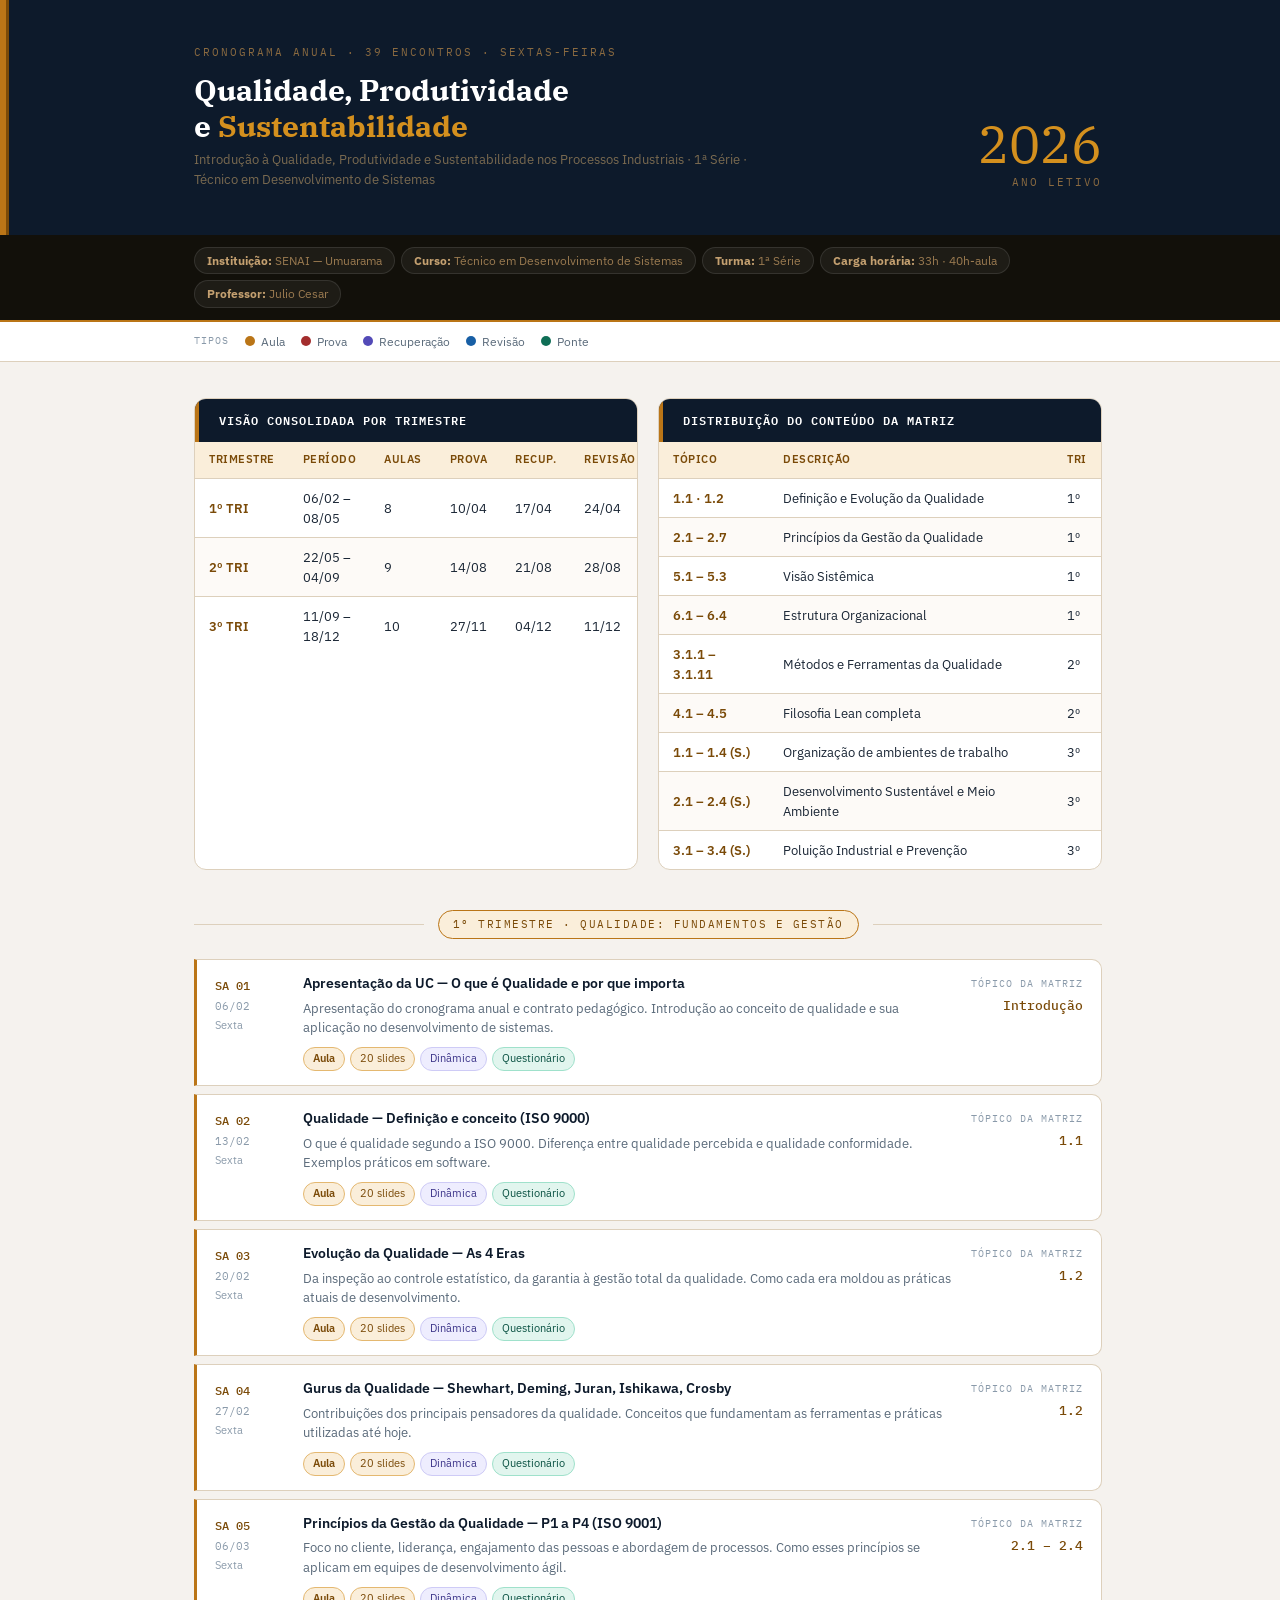
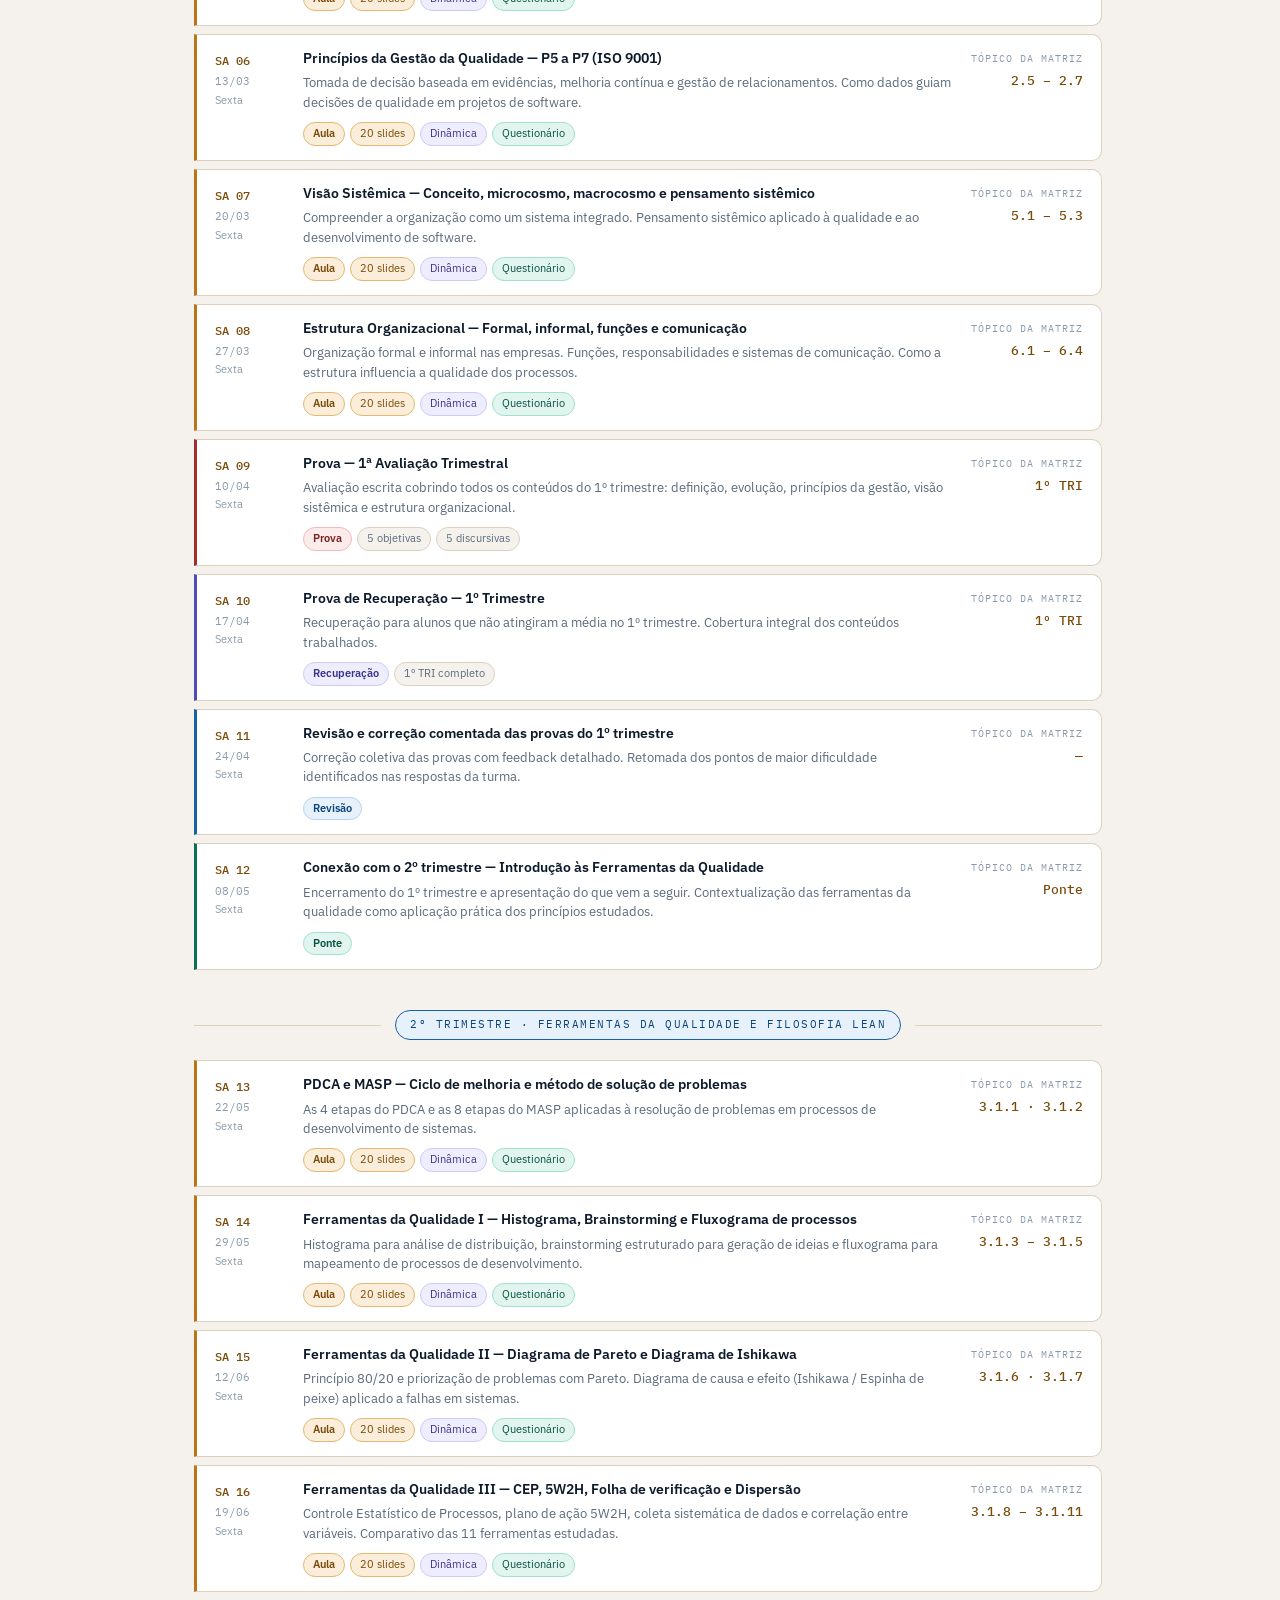
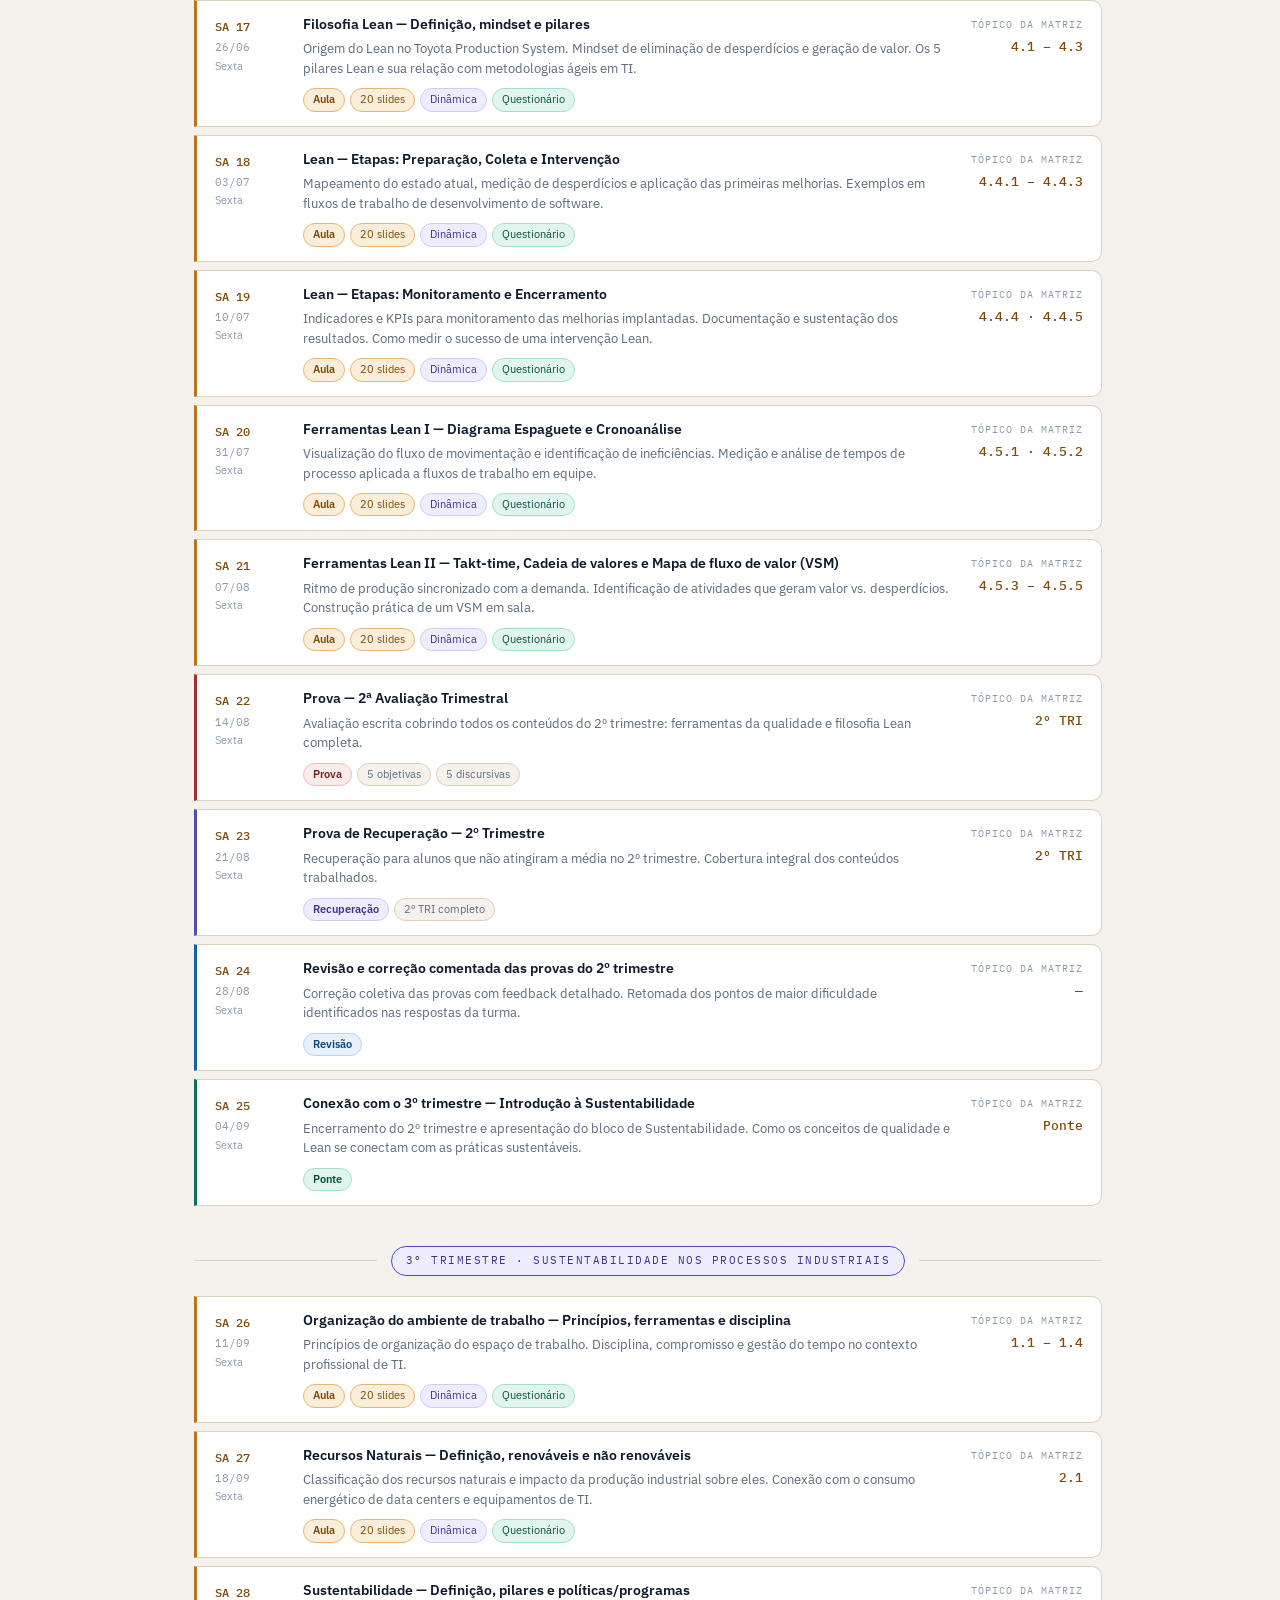
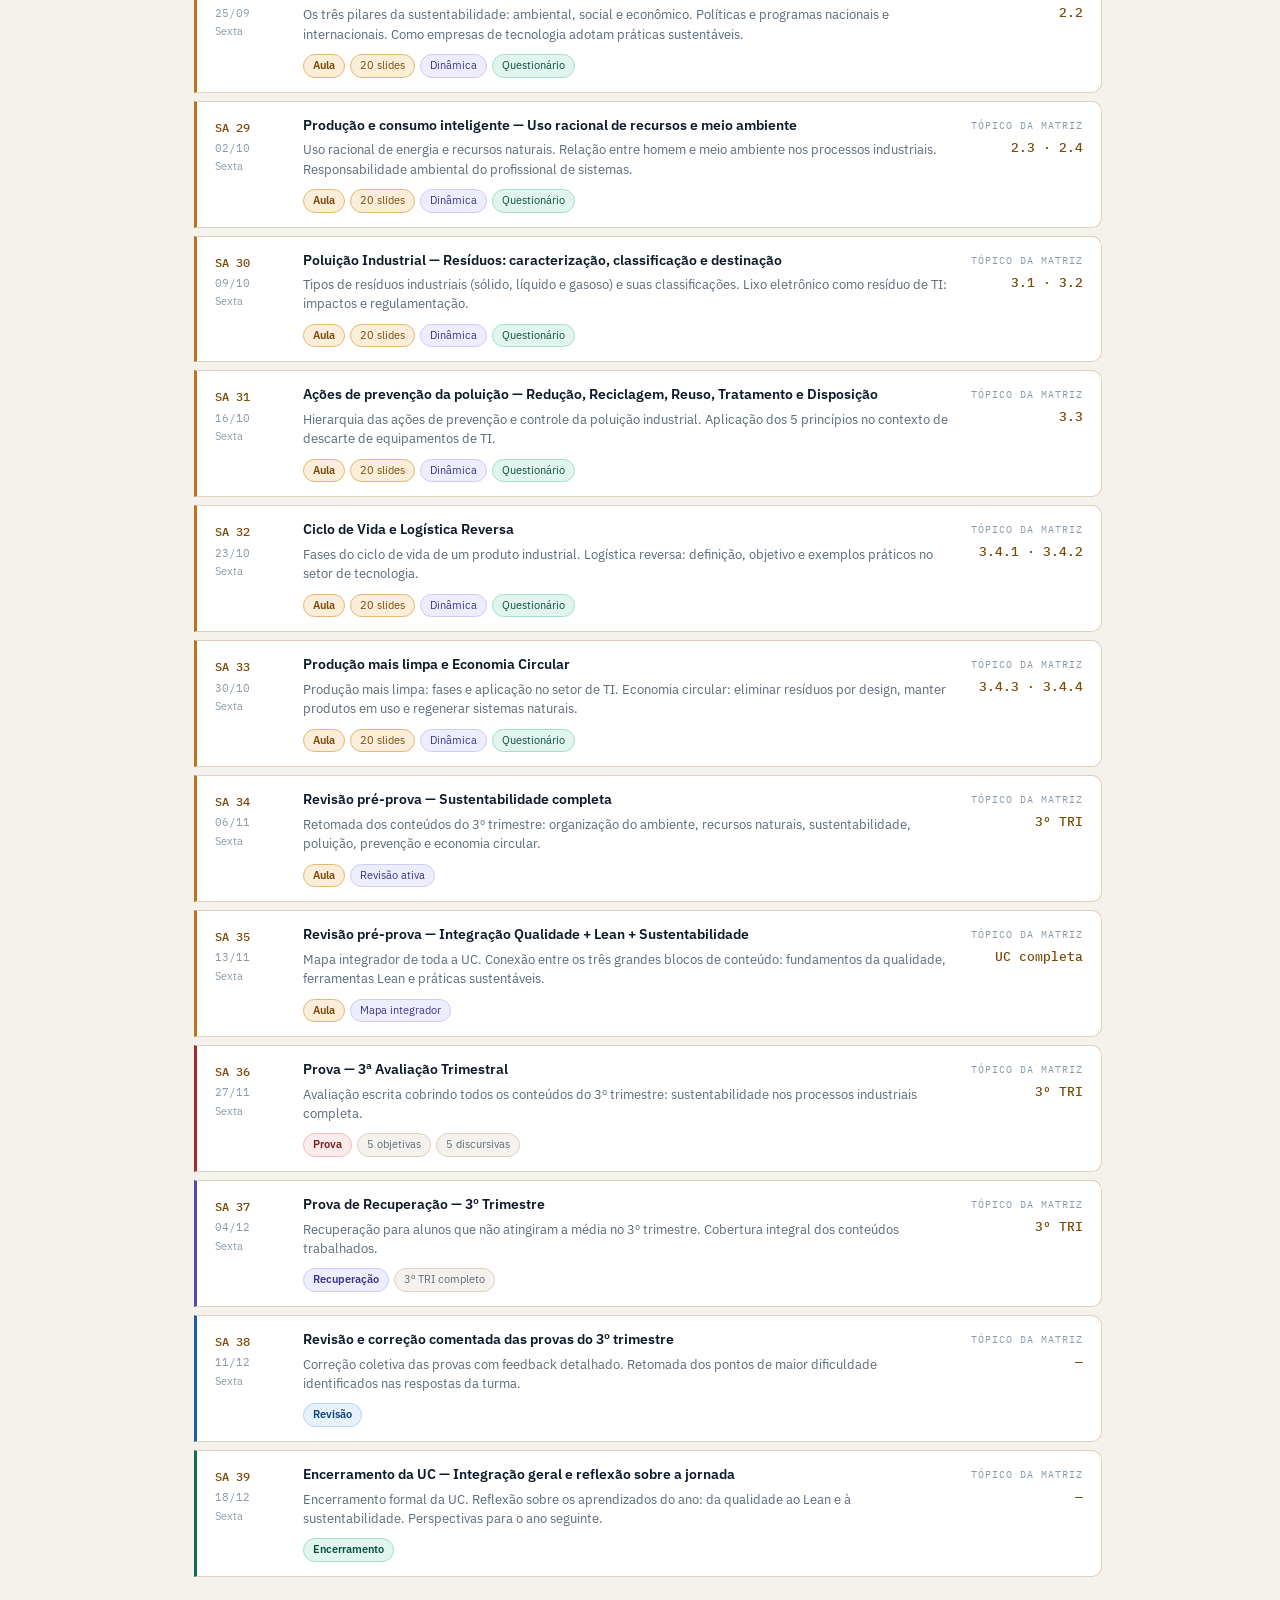
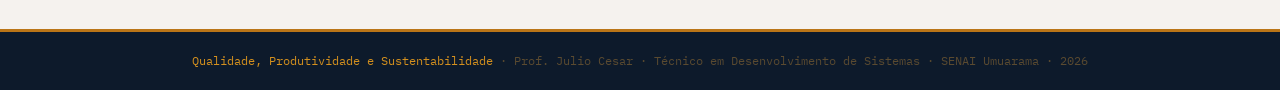
<file: cronograma_QPS_2026.html>
<!DOCTYPE html>
<html lang="pt-BR">
<head>
<meta charset="UTF-8">
<meta name="viewport" content="width=device-width, initial-scale=1.0">
<title>Cronograma 2026 — Qualidade, Produtividade e Sustentabilidade</title>
<link href="https://fonts.googleapis.com/css2?family=IBM+Plex+Sans:wght@400;500;600;700&family=IBM+Plex+Mono:wght@400;500&family=IBM+Plex+Serif:wght@400;600&display=swap" rel="stylesheet">
<style>
:root {
  --uc:         #BA7517;
  --uc-light:   #FAEEDA;
  --uc-dark:    #7A4A08;
  --uc-mid:     #D4901E;
  --dark:       #0D1A2B;
  --navy:       #12100A;
  --text:       #1A2635;
  --gray:       #5A6A7A;
  --lgray:      #8A9AAA;
  --bg:         #F5F2EE;
  --white:      #FFFFFF;
  --border:     #DDD0BC;
  --aula:       #BA7517;
  --prova:      #A32D2D;
  --recup:      #534AB7;
  --revisao:    #185FA5;
  --ponte:      #0F6E56;
}
* { margin: 0; padding: 0; box-sizing: border-box; }
body { font-family: 'IBM Plex Sans', sans-serif; background: var(--bg); color: var(--text); line-height: 1.6; font-size: 14px; }

/* TOPO */
.topo { background: var(--dark); position: relative; overflow: hidden; }
.topo::before { content:''; position:absolute; left:0; top:0; bottom:0; width:6px; background:var(--uc); }
.topo::after  { content:''; position:absolute; left:6px; top:0; bottom:0; width:3px; background:var(--uc-dark); }
.topo-inner { max-width:1020px; margin:0 auto; padding:44px 48px 44px 64px; display:flex; justify-content:space-between; align-items:flex-end; gap:24px; }
.topo-kicker { font-family:'IBM Plex Mono',monospace; font-size:11px; color:#8A6A40; letter-spacing:2px; text-transform:uppercase; margin-bottom:10px; }
.topo-title { font-family:'IBM Plex Serif',serif; font-size:30px; line-height:1.2; color:var(--white); margin-bottom:6px; }
.topo-title em { color:var(--uc-mid); font-style:normal; }
.topo-sub { font-size:13px; color:#7A6A50; max-width:560px; line-height:1.6; }
.topo-right { flex-shrink:0; text-align:right; }
.topo-ano { font-family:'IBM Plex Serif',serif; font-size:52px; line-height:1; color:var(--uc-mid); margin-bottom:4px; }
.topo-ano-label { font-family:'IBM Plex Mono',monospace; font-size:11px; color:#8A6A40; letter-spacing:2px; text-transform:uppercase; }

/* META */
.meta-bar { background:var(--navy); border-bottom:2px solid var(--uc); }
.meta-inner { max-width:1020px; margin:0 auto; padding:12px 48px 12px 64px; display:flex; gap:6px; flex-wrap:wrap; }
.meta-pill { font-size:12px; background:rgba(255,255,255,.05); border:0.5px solid rgba(255,255,255,.1); border-radius:20px; padding:3px 12px; color:#9A7A50; }
.meta-pill strong { color:#C4A070; }

/* LEGENDA */
.legenda-bar { background:var(--white); border-bottom:1px solid var(--border); }
.legenda-inner { max-width:1020px; margin:0 auto; padding:10px 48px 10px 64px; display:flex; align-items:center; gap:16px; flex-wrap:wrap; }
.leg-label { font-family:'IBM Plex Mono',monospace; font-size:10px; color:var(--lgray); letter-spacing:1px; text-transform:uppercase; }
.leg-item { display:flex; align-items:center; gap:6px; font-size:12px; color:var(--gray); }
.leg-dot { width:10px; height:10px; border-radius:50%; flex-shrink:0; }

/* CONTAINER */
.container { max-width:1020px; margin:0 auto; padding:36px 48px 36px 64px; }

/* OVERVIEW */
.overview-grid { display:grid; grid-template-columns:1fr 1fr; gap:20px; margin-bottom:40px; }
.overview-card { background:var(--white); border:0.5px solid var(--border); border-radius:12px; overflow:hidden; }
.overview-card-header { background:var(--dark); color:var(--white); padding:12px 20px; font-size:12px; font-weight:600; font-family:'IBM Plex Mono',monospace; letter-spacing:1px; text-transform:uppercase; border-left:4px solid var(--uc); }
.overview-table { width:100%; border-collapse:collapse; font-size:12.5px; }
.overview-table th { background:var(--uc-light); color:var(--uc-dark); padding:9px 14px; text-align:left; font-weight:600; font-size:11px; text-transform:uppercase; letter-spacing:0.5px; border-bottom:1px solid var(--border); }
.overview-table td { padding:9px 14px; border-bottom:1px solid var(--border); color:var(--text); }
.overview-table tr:last-child td { border-bottom:none; }
.overview-table tr:nth-child(even) td { background:#FDFAF7; }
.overview-table td:first-child { font-weight:600; color:var(--uc-dark); }

/* TRIMESTRE DIVIDER */
.tri-divider { display:flex; align-items:center; gap:14px; margin:40px 0 20px; }
.tri-line { flex:1; height:1px; background:var(--border); }
.tri-label { font-family:'IBM Plex Mono',monospace; font-size:11px; letter-spacing:1.5px; text-transform:uppercase; white-space:nowrap; padding:5px 14px; border-radius:20px; background:var(--uc-light); color:var(--uc-dark); border:1px solid var(--uc); }
.tri-label.t2 { background:#E6F1FB; color:#0C447C; border-color:#185FA5; }
.tri-label.t3 { background:#EEEDFE; color:#3C3489; border-color:#534AB7; }

/* BLOCO */
.bloco { margin-bottom: 8px; }

/* CARD */
.aula-card {
  background: var(--white);
  border: 0.5px solid var(--border);
  border-left: 3px solid var(--aula);
  border-radius: 0 10px 10px 0;
  padding: 14px 18px;
  margin-bottom: 8px;
  display: grid;
  grid-template-columns: 70px 1fr auto;
  gap: 0 18px;
  align-items: start;
}
.aula-card.t-prova   { border-left-color: var(--prova); }
.aula-card.t-recup   { border-left-color: var(--recup); }
.aula-card.t-revisao { border-left-color: var(--revisao); }
.aula-card.t-ponte   { border-left-color: var(--ponte); }

/* Coluna esquerda */
.aula-id { padding-top: 2px; }
.aula-num { font-family:'IBM Plex Mono',monospace; font-size:12px; font-weight:500; color:var(--uc-dark); display:block; }
.aula-data { font-family:'IBM Plex Mono',monospace; font-size:11px; color:var(--lgray); display:block; margin-top:3px; }
.aula-dia  { font-size:11px; color:var(--lgray); display:block; margin-top:1px; }

/* Coluna central */
.aula-titulo { font-size:14px; font-weight:600; color:var(--dark); line-height:1.4; margin-bottom:5px; }
.aula-desc   { font-size:12.5px; color:var(--gray); line-height:1.55; margin-bottom:10px; }
.aula-tags   { display:flex; flex-wrap:wrap; gap:5px; }

.tag          { font-size:11px; border-radius:20px; padding:2px 9px; border:0.5px solid var(--border); color:var(--gray); background:var(--bg); }
.tag-aula     { background:var(--uc-light); color:var(--uc-dark); border-color:#E4B870; font-weight:600; }
.tag-slides   { background:var(--uc-light); color:var(--uc-dark); border-color:#E4B870; }
.tag-dinamica { background:#EEEDFE; color:#3C3489; border-color:#CECBF6; }
.tag-quest    { background:#E1F5EE; color:#085041; border-color:#9FE1CB; }
.tag-prova    { background:#FCEBEB; color:#791F1F; border-color:#F4BABA; font-weight:600; }
.tag-recup    { background:#EEEDFE; color:#3C3489; border-color:#CECBF6; font-weight:600; }
.tag-revisao  { background:#E6F1FB; color:#0C447C; border-color:#B5D4F4; font-weight:600; }
.tag-ponte    { background:#E1F5EE; color:#085041; border-color:#9FE1CB; font-weight:600; }

/* Coluna direita */
.aula-topico { text-align:right; flex-shrink:0; padding-top:2px; }
.topico-label { display:block; font-family:'IBM Plex Mono',monospace; font-size:10px; color:var(--lgray); text-transform:uppercase; letter-spacing:1px; margin-bottom:4px; }
.topico-num   { display:block; font-family:'IBM Plex Mono',monospace; font-size:13px; font-weight:500; color:var(--uc-dark); }

/* FOOTER */
footer { background:var(--dark); color:#5A4A30; text-align:center; padding:20px; font-size:11.5px; font-family:'IBM Plex Mono',monospace; border-top:3px solid var(--uc); margin-top:8px; }
footer span { color:var(--uc-mid); }

/* TABLET (≤ 960px) */
@media (max-width: 960px) {
  .topo-inner    { padding: 36px 32px 36px 48px; }
  .meta-inner    { padding: 12px 32px 12px 48px; }
  .legenda-inner { padding: 10px 32px 10px 48px; }
  .container     { padding: 28px 32px 28px 48px; }

  .topo-title  { font-size: 26px; }
  .topo-ano    { font-size: 44px; }

  .aula-card   { grid-template-columns: 64px 1fr auto; }
}

/* MOBILE (≤ 768px) */
@media (max-width: 768px) {
  .topo-inner    { flex-direction: column; align-items: flex-start; gap: 12px; padding: 28px 20px 28px 28px; }
  .meta-inner    { padding: 10px 20px 10px 28px; }
  .legenda-inner { padding: 8px 20px 8px 28px; gap: 10px; }
  .container     { padding: 20px 20px 20px 28px; }

  .topo-title  { font-size: 22px; }
  .topo-sub    { font-size: 12px; }
  .topo-ano    { font-size: 38px; }
  .topo-right  { text-align: left; }

  .overview-grid  { grid-template-columns: 1fr; gap: 14px; margin-bottom: 28px; }
  .overview-card  { overflow-x: auto; -webkit-overflow-scrolling: touch; }
  .overview-table { font-size: 12px; min-width: 420px; }
  .overview-table th,
  .overview-table td { padding: 7px 10px; }

  .tri-divider { margin: 28px 0 16px; gap: 10px; }
  .tri-label   { white-space: normal; text-align: center; font-size: 10px; padding: 4px 10px; }

  .aula-card   { grid-template-columns: 56px 1fr; padding: 12px 14px; gap: 0 12px; }
  .aula-titulo { font-size: 13px; }
  .aula-desc   { font-size: 12px; }
  .aula-topico { display: none; }
}

/* SMALL MOBILE (≤ 480px) */
@media (max-width: 480px) {
  .topo::before { width: 4px; }
  .topo::after  { left: 4px; width: 2px; }

  .topo-inner    { padding: 20px 16px 20px 20px; gap: 10px; }
  .meta-inner    { padding: 8px 16px 8px 20px; }
  .legenda-inner { padding: 8px 16px 8px 20px; gap: 8px; flex-wrap: wrap; }
  .container     { padding: 16px 16px 16px 20px; }

  .topo-kicker { font-size: 10px; letter-spacing: 1px; }
  .topo-title  { font-size: 18px; }
  .topo-ano    { font-size: 30px; }
  .topo-ano-label { font-size: 10px; }

  .meta-pill   { font-size: 11px; padding: 2px 10px; }

  .leg-label   { width: 100%; }
  .leg-item    { font-size: 11px; }

  .aula-card   { grid-template-columns: 48px 1fr; padding: 10px 12px; gap: 0 10px; }
  .aula-num    { font-size: 11px; }
  .aula-data   { font-size: 10px; }
  .aula-dia    { font-size: 10px; }
  .aula-titulo { font-size: 12.5px; }
  .aula-desc   { font-size: 11.5px; margin-bottom: 8px; }

  .tag         { font-size: 10px; padding: 2px 7px; }

  footer       { padding: 16px; font-size: 10.5px; }
}
@media print {
  body { background:white; }
  .topo,.meta-bar { -webkit-print-color-adjust:exact; print-color-adjust:exact; }
  .aula-card { break-inside:avoid; }
}
</style>
</head>
<body>

<div class="topo">
  <div class="topo-inner">
    <div>
      <div class="topo-kicker">Cronograma Anual · 39 Encontros · Sextas-feiras</div>
      <h1 class="topo-title">Qualidade, Produtividade<br>e <em>Sustentabilidade</em></h1>
      <p class="topo-sub">Introdução à Qualidade, Produtividade e Sustentabilidade nos Processos Industriais · 1ª Série · Técnico em Desenvolvimento de Sistemas</p>
    </div>
    <div class="topo-right">
      <div class="topo-ano">2026</div>
      <div class="topo-ano-label">Ano Letivo</div>
    </div>
  </div>
</div>

<div class="meta-bar">
  <div class="meta-inner">
    <span class="meta-pill"><strong>Instituição:</strong> SENAI — Umuarama</span>
    <span class="meta-pill"><strong>Curso:</strong> Técnico em Desenvolvimento de Sistemas</span>
    <span class="meta-pill"><strong>Turma:</strong> 1ª Série</span>
    <span class="meta-pill"><strong>Carga horária:</strong> 33h · 40h-aula</span>
    <span class="meta-pill"><strong>Professor:</strong> Julio Cesar</span>
  </div>
</div>

<div class="legenda-bar">
  <div class="legenda-inner">
    <span class="leg-label">Tipos</span>
    <span class="leg-item"><span class="leg-dot" style="background:var(--aula)"></span>Aula</span>
    <span class="leg-item"><span class="leg-dot" style="background:var(--prova)"></span>Prova</span>
    <span class="leg-item"><span class="leg-dot" style="background:var(--recup)"></span>Recuperação</span>
    <span class="leg-item"><span class="leg-dot" style="background:var(--revisao)"></span>Revisão</span>
    <span class="leg-item"><span class="leg-dot" style="background:var(--ponte)"></span>Ponte</span>
  </div>
</div>

<div class="container">

  <!-- OVERVIEW -->
  <div class="overview-grid">
    <div class="overview-card">
      <div class="overview-card-header">Visão consolidada por trimestre</div>
      <table class="overview-table">
        <thead><tr><th>Trimestre</th><th>Período</th><th>Aulas</th><th>Prova</th><th>Recup.</th><th>Revisão</th><th>Conexão</th></tr></thead>
        <tbody>
          <tr><td>1º TRI</td><td>06/02 – 08/05</td><td>8</td><td>10/04</td><td>17/04</td><td>24/04</td><td>08/05</td></tr>
          <tr><td>2º TRI</td><td>22/05 – 04/09</td><td>9</td><td>14/08</td><td>21/08</td><td>28/08</td><td>04/09</td></tr>
          <tr><td>3º TRI</td><td>11/09 – 18/12</td><td>10</td><td>27/11</td><td>04/12</td><td>11/12</td><td>18/12</td></tr>
        </tbody>
      </table>
    </div>
    <div class="overview-card">
      <div class="overview-card-header">Distribuição do conteúdo da matriz</div>
      <table class="overview-table">
        <thead><tr><th>Tópico</th><th>Descrição</th><th>Tri</th></tr></thead>
        <tbody>
          <tr><td>1.1 · 1.2</td><td>Definição e Evolução da Qualidade</td><td>1º</td></tr>
          <tr><td>2.1 – 2.7</td><td>Princípios da Gestão da Qualidade</td><td>1º</td></tr>
          <tr><td>5.1 – 5.3</td><td>Visão Sistêmica</td><td>1º</td></tr>
          <tr><td>6.1 – 6.4</td><td>Estrutura Organizacional</td><td>1º</td></tr>
          <tr><td>3.1.1 – 3.1.11</td><td>Métodos e Ferramentas da Qualidade</td><td>2º</td></tr>
          <tr><td>4.1 – 4.5</td><td>Filosofia Lean completa</td><td>2º</td></tr>
          <tr><td>1.1 – 1.4 (S.)</td><td>Organização de ambientes de trabalho</td><td>3º</td></tr>
          <tr><td>2.1 – 2.4 (S.)</td><td>Desenvolvimento Sustentável e Meio Ambiente</td><td>3º</td></tr>
          <tr><td>3.1 – 3.4 (S.)</td><td>Poluição Industrial e Prevenção</td><td>3º</td></tr>
        </tbody>
      </table>
    </div>
  </div>

  <!-- ══ 1º TRIMESTRE ══ -->
  <div class="tri-divider">
    <div class="tri-line"></div>
    <div class="tri-label">1º Trimestre · Qualidade: Fundamentos e Gestão</div>
    <div class="tri-line"></div>
  </div>

  <div class="bloco">
    <div class="aula-card">
      <div class="aula-id"><span class="aula-num">SA 01</span><span class="aula-data">06/02</span><span class="aula-dia">Sexta</span></div>
      <div>
        <div class="aula-titulo">Apresentação da UC — O que é Qualidade e por que importa</div>
        <div class="aula-desc">Apresentação do cronograma anual e contrato pedagógico. Introdução ao conceito de qualidade e sua aplicação no desenvolvimento de sistemas.</div>
        <div class="aula-tags"><span class="tag tag-aula">Aula</span><span class="tag tag-slides">20 slides</span><span class="tag tag-dinamica">Dinâmica</span><span class="tag tag-quest">Questionário</span></div>
      </div>
      <div class="aula-topico"><span class="topico-label">Tópico da Matriz</span><span class="topico-num">Introdução</span></div>
    </div>

    <div class="aula-card">
      <div class="aula-id"><span class="aula-num">SA 02</span><span class="aula-data">13/02</span><span class="aula-dia">Sexta</span></div>
      <div>
        <div class="aula-titulo">Qualidade — Definição e conceito (ISO 9000)</div>
        <div class="aula-desc">O que é qualidade segundo a ISO 9000. Diferença entre qualidade percebida e qualidade conformidade. Exemplos práticos em software.</div>
        <div class="aula-tags"><span class="tag tag-aula">Aula</span><span class="tag tag-slides">20 slides</span><span class="tag tag-dinamica">Dinâmica</span><span class="tag tag-quest">Questionário</span></div>
      </div>
      <div class="aula-topico"><span class="topico-label">Tópico da Matriz</span><span class="topico-num">1.1</span></div>
    </div>

    <div class="aula-card">
      <div class="aula-id"><span class="aula-num">SA 03</span><span class="aula-data">20/02</span><span class="aula-dia">Sexta</span></div>
      <div>
        <div class="aula-titulo">Evolução da Qualidade — As 4 Eras</div>
        <div class="aula-desc">Da inspeção ao controle estatístico, da garantia à gestão total da qualidade. Como cada era moldou as práticas atuais de desenvolvimento.</div>
        <div class="aula-tags"><span class="tag tag-aula">Aula</span><span class="tag tag-slides">20 slides</span><span class="tag tag-dinamica">Dinâmica</span><span class="tag tag-quest">Questionário</span></div>
      </div>
      <div class="aula-topico"><span class="topico-label">Tópico da Matriz</span><span class="topico-num">1.2</span></div>
    </div>

    <div class="aula-card">
      <div class="aula-id"><span class="aula-num">SA 04</span><span class="aula-data">27/02</span><span class="aula-dia">Sexta</span></div>
      <div>
        <div class="aula-titulo">Gurus da Qualidade — Shewhart, Deming, Juran, Ishikawa, Crosby</div>
        <div class="aula-desc">Contribuições dos principais pensadores da qualidade. Conceitos que fundamentam as ferramentas e práticas utilizadas até hoje.</div>
        <div class="aula-tags"><span class="tag tag-aula">Aula</span><span class="tag tag-slides">20 slides</span><span class="tag tag-dinamica">Dinâmica</span><span class="tag tag-quest">Questionário</span></div>
      </div>
      <div class="aula-topico"><span class="topico-label">Tópico da Matriz</span><span class="topico-num">1.2</span></div>
    </div>

    <div class="aula-card">
      <div class="aula-id"><span class="aula-num">SA 05</span><span class="aula-data">06/03</span><span class="aula-dia">Sexta</span></div>
      <div>
        <div class="aula-titulo">Princípios da Gestão da Qualidade — P1 a P4 (ISO 9001)</div>
        <div class="aula-desc">Foco no cliente, liderança, engajamento das pessoas e abordagem de processos. Como esses princípios se aplicam em equipes de desenvolvimento ágil.</div>
        <div class="aula-tags"><span class="tag tag-aula">Aula</span><span class="tag tag-slides">20 slides</span><span class="tag tag-dinamica">Dinâmica</span><span class="tag tag-quest">Questionário</span></div>
      </div>
      <div class="aula-topico"><span class="topico-label">Tópico da Matriz</span><span class="topico-num">2.1 – 2.4</span></div>
    </div>

    <div class="aula-card">
      <div class="aula-id"><span class="aula-num">SA 06</span><span class="aula-data">13/03</span><span class="aula-dia">Sexta</span></div>
      <div>
        <div class="aula-titulo">Princípios da Gestão da Qualidade — P5 a P7 (ISO 9001)</div>
        <div class="aula-desc">Tomada de decisão baseada em evidências, melhoria contínua e gestão de relacionamentos. Como dados guiam decisões de qualidade em projetos de software.</div>
        <div class="aula-tags"><span class="tag tag-aula">Aula</span><span class="tag tag-slides">20 slides</span><span class="tag tag-dinamica">Dinâmica</span><span class="tag tag-quest">Questionário</span></div>
      </div>
      <div class="aula-topico"><span class="topico-label">Tópico da Matriz</span><span class="topico-num">2.5 – 2.7</span></div>
    </div>

    <div class="aula-card">
      <div class="aula-id"><span class="aula-num">SA 07</span><span class="aula-data">20/03</span><span class="aula-dia">Sexta</span></div>
      <div>
        <div class="aula-titulo">Visão Sistêmica — Conceito, microcosmo, macrocosmo e pensamento sistêmico</div>
        <div class="aula-desc">Compreender a organização como um sistema integrado. Pensamento sistêmico aplicado à qualidade e ao desenvolvimento de software.</div>
        <div class="aula-tags"><span class="tag tag-aula">Aula</span><span class="tag tag-slides">20 slides</span><span class="tag tag-dinamica">Dinâmica</span><span class="tag tag-quest">Questionário</span></div>
      </div>
      <div class="aula-topico"><span class="topico-label">Tópico da Matriz</span><span class="topico-num">5.1 – 5.3</span></div>
    </div>

    <div class="aula-card">
      <div class="aula-id"><span class="aula-num">SA 08</span><span class="aula-data">27/03</span><span class="aula-dia">Sexta</span></div>
      <div>
        <div class="aula-titulo">Estrutura Organizacional — Formal, informal, funções e comunicação</div>
        <div class="aula-desc">Organização formal e informal nas empresas. Funções, responsabilidades e sistemas de comunicação. Como a estrutura influencia a qualidade dos processos.</div>
        <div class="aula-tags"><span class="tag tag-aula">Aula</span><span class="tag tag-slides">20 slides</span><span class="tag tag-dinamica">Dinâmica</span><span class="tag tag-quest">Questionário</span></div>
      </div>
      <div class="aula-topico"><span class="topico-label">Tópico da Matriz</span><span class="topico-num">6.1 – 6.4</span></div>
    </div>

    <div class="aula-card t-prova">
      <div class="aula-id"><span class="aula-num">SA 09</span><span class="aula-data">10/04</span><span class="aula-dia">Sexta</span></div>
      <div>
        <div class="aula-titulo">Prova — 1ª Avaliação Trimestral</div>
        <div class="aula-desc">Avaliação escrita cobrindo todos os conteúdos do 1º trimestre: definição, evolução, princípios da gestão, visão sistêmica e estrutura organizacional.</div>
        <div class="aula-tags"><span class="tag tag-prova">Prova</span><span class="tag">5 objetivas</span><span class="tag">5 discursivas</span></div>
      </div>
      <div class="aula-topico"><span class="topico-label">Tópico da Matriz</span><span class="topico-num">1º TRI</span></div>
    </div>

    <div class="aula-card t-recup">
      <div class="aula-id"><span class="aula-num">SA 10</span><span class="aula-data">17/04</span><span class="aula-dia">Sexta</span></div>
      <div>
        <div class="aula-titulo">Prova de Recuperação — 1º Trimestre</div>
        <div class="aula-desc">Recuperação para alunos que não atingiram a média no 1º trimestre. Cobertura integral dos conteúdos trabalhados.</div>
        <div class="aula-tags"><span class="tag tag-recup">Recuperação</span><span class="tag">1º TRI completo</span></div>
      </div>
      <div class="aula-topico"><span class="topico-label">Tópico da Matriz</span><span class="topico-num">1º TRI</span></div>
    </div>

    <div class="aula-card t-revisao">
      <div class="aula-id"><span class="aula-num">SA 11</span><span class="aula-data">24/04</span><span class="aula-dia">Sexta</span></div>
      <div>
        <div class="aula-titulo">Revisão e correção comentada das provas do 1º trimestre</div>
        <div class="aula-desc">Correção coletiva das provas com feedback detalhado. Retomada dos pontos de maior dificuldade identificados nas respostas da turma.</div>
        <div class="aula-tags"><span class="tag tag-revisao">Revisão</span></div>
      </div>
      <div class="aula-topico"><span class="topico-label">Tópico da Matriz</span><span class="topico-num">—</span></div>
    </div>

    <div class="aula-card t-ponte">
      <div class="aula-id"><span class="aula-num">SA 12</span><span class="aula-data">08/05</span><span class="aula-dia">Sexta</span></div>
      <div>
        <div class="aula-titulo">Conexão com o 2º trimestre — Introdução às Ferramentas da Qualidade</div>
        <div class="aula-desc">Encerramento do 1º trimestre e apresentação do que vem a seguir. Contextualização das ferramentas da qualidade como aplicação prática dos princípios estudados.</div>
        <div class="aula-tags"><span class="tag tag-ponte">Ponte</span></div>
      </div>
      <div class="aula-topico"><span class="topico-label">Tópico da Matriz</span><span class="topico-num">Ponte</span></div>
    </div>
  </div>

  <!-- ══ 2º TRIMESTRE ══ -->
  <div class="tri-divider">
    <div class="tri-line"></div>
    <div class="tri-label t2">2º Trimestre · Ferramentas da Qualidade e Filosofia Lean</div>
    <div class="tri-line"></div>
  </div>

  <div class="bloco">
    <div class="aula-card">
      <div class="aula-id"><span class="aula-num">SA 13</span><span class="aula-data">22/05</span><span class="aula-dia">Sexta</span></div>
      <div>
        <div class="aula-titulo">PDCA e MASP — Ciclo de melhoria e método de solução de problemas</div>
        <div class="aula-desc">As 4 etapas do PDCA e as 8 etapas do MASP aplicadas à resolução de problemas em processos de desenvolvimento de sistemas.</div>
        <div class="aula-tags"><span class="tag tag-aula">Aula</span><span class="tag tag-slides">20 slides</span><span class="tag tag-dinamica">Dinâmica</span><span class="tag tag-quest">Questionário</span></div>
      </div>
      <div class="aula-topico"><span class="topico-label">Tópico da Matriz</span><span class="topico-num">3.1.1 · 3.1.2</span></div>
    </div>

    <div class="aula-card">
      <div class="aula-id"><span class="aula-num">SA 14</span><span class="aula-data">29/05</span><span class="aula-dia">Sexta</span></div>
      <div>
        <div class="aula-titulo">Ferramentas da Qualidade I — Histograma, Brainstorming e Fluxograma de processos</div>
        <div class="aula-desc">Histograma para análise de distribuição, brainstorming estruturado para geração de ideias e fluxograma para mapeamento de processos de desenvolvimento.</div>
        <div class="aula-tags"><span class="tag tag-aula">Aula</span><span class="tag tag-slides">20 slides</span><span class="tag tag-dinamica">Dinâmica</span><span class="tag tag-quest">Questionário</span></div>
      </div>
      <div class="aula-topico"><span class="topico-label">Tópico da Matriz</span><span class="topico-num">3.1.3 – 3.1.5</span></div>
    </div>

    <div class="aula-card">
      <div class="aula-id"><span class="aula-num">SA 15</span><span class="aula-data">12/06</span><span class="aula-dia">Sexta</span></div>
      <div>
        <div class="aula-titulo">Ferramentas da Qualidade II — Diagrama de Pareto e Diagrama de Ishikawa</div>
        <div class="aula-desc">Princípio 80/20 e priorização de problemas com Pareto. Diagrama de causa e efeito (Ishikawa / Espinha de peixe) aplicado a falhas em sistemas.</div>
        <div class="aula-tags"><span class="tag tag-aula">Aula</span><span class="tag tag-slides">20 slides</span><span class="tag tag-dinamica">Dinâmica</span><span class="tag tag-quest">Questionário</span></div>
      </div>
      <div class="aula-topico"><span class="topico-label">Tópico da Matriz</span><span class="topico-num">3.1.6 · 3.1.7</span></div>
    </div>

    <div class="aula-card">
      <div class="aula-id"><span class="aula-num">SA 16</span><span class="aula-data">19/06</span><span class="aula-dia">Sexta</span></div>
      <div>
        <div class="aula-titulo">Ferramentas da Qualidade III — CEP, 5W2H, Folha de verificação e Dispersão</div>
        <div class="aula-desc">Controle Estatístico de Processos, plano de ação 5W2H, coleta sistemática de dados e correlação entre variáveis. Comparativo das 11 ferramentas estudadas.</div>
        <div class="aula-tags"><span class="tag tag-aula">Aula</span><span class="tag tag-slides">20 slides</span><span class="tag tag-dinamica">Dinâmica</span><span class="tag tag-quest">Questionário</span></div>
      </div>
      <div class="aula-topico"><span class="topico-label">Tópico da Matriz</span><span class="topico-num">3.1.8 – 3.1.11</span></div>
    </div>

    <div class="aula-card">
      <div class="aula-id"><span class="aula-num">SA 17</span><span class="aula-data">26/06</span><span class="aula-dia">Sexta</span></div>
      <div>
        <div class="aula-titulo">Filosofia Lean — Definição, mindset e pilares</div>
        <div class="aula-desc">Origem do Lean no Toyota Production System. Mindset de eliminação de desperdícios e geração de valor. Os 5 pilares Lean e sua relação com metodologias ágeis em TI.</div>
        <div class="aula-tags"><span class="tag tag-aula">Aula</span><span class="tag tag-slides">20 slides</span><span class="tag tag-dinamica">Dinâmica</span><span class="tag tag-quest">Questionário</span></div>
      </div>
      <div class="aula-topico"><span class="topico-label">Tópico da Matriz</span><span class="topico-num">4.1 – 4.3</span></div>
    </div>

    <div class="aula-card">
      <div class="aula-id"><span class="aula-num">SA 18</span><span class="aula-data">03/07</span><span class="aula-dia">Sexta</span></div>
      <div>
        <div class="aula-titulo">Lean — Etapas: Preparação, Coleta e Intervenção</div>
        <div class="aula-desc">Mapeamento do estado atual, medição de desperdícios e aplicação das primeiras melhorias. Exemplos em fluxos de trabalho de desenvolvimento de software.</div>
        <div class="aula-tags"><span class="tag tag-aula">Aula</span><span class="tag tag-slides">20 slides</span><span class="tag tag-dinamica">Dinâmica</span><span class="tag tag-quest">Questionário</span></div>
      </div>
      <div class="aula-topico"><span class="topico-label">Tópico da Matriz</span><span class="topico-num">4.4.1 – 4.4.3</span></div>
    </div>

    <div class="aula-card">
      <div class="aula-id"><span class="aula-num">SA 19</span><span class="aula-data">10/07</span><span class="aula-dia">Sexta</span></div>
      <div>
        <div class="aula-titulo">Lean — Etapas: Monitoramento e Encerramento</div>
        <div class="aula-desc">Indicadores e KPIs para monitoramento das melhorias implantadas. Documentação e sustentação dos resultados. Como medir o sucesso de uma intervenção Lean.</div>
        <div class="aula-tags"><span class="tag tag-aula">Aula</span><span class="tag tag-slides">20 slides</span><span class="tag tag-dinamica">Dinâmica</span><span class="tag tag-quest">Questionário</span></div>
      </div>
      <div class="aula-topico"><span class="topico-label">Tópico da Matriz</span><span class="topico-num">4.4.4 · 4.4.5</span></div>
    </div>

    <div class="aula-card">
      <div class="aula-id"><span class="aula-num">SA 20</span><span class="aula-data">31/07</span><span class="aula-dia">Sexta</span></div>
      <div>
        <div class="aula-titulo">Ferramentas Lean I — Diagrama Espaguete e Cronoanálise</div>
        <div class="aula-desc">Visualização do fluxo de movimentação e identificação de ineficiências. Medição e análise de tempos de processo aplicada a fluxos de trabalho em equipe.</div>
        <div class="aula-tags"><span class="tag tag-aula">Aula</span><span class="tag tag-slides">20 slides</span><span class="tag tag-dinamica">Dinâmica</span><span class="tag tag-quest">Questionário</span></div>
      </div>
      <div class="aula-topico"><span class="topico-label">Tópico da Matriz</span><span class="topico-num">4.5.1 · 4.5.2</span></div>
    </div>

    <div class="aula-card">
      <div class="aula-id"><span class="aula-num">SA 21</span><span class="aula-data">07/08</span><span class="aula-dia">Sexta</span></div>
      <div>
        <div class="aula-titulo">Ferramentas Lean II — Takt-time, Cadeia de valores e Mapa de fluxo de valor (VSM)</div>
        <div class="aula-desc">Ritmo de produção sincronizado com a demanda. Identificação de atividades que geram valor vs. desperdícios. Construção prática de um VSM em sala.</div>
        <div class="aula-tags"><span class="tag tag-aula">Aula</span><span class="tag tag-slides">20 slides</span><span class="tag tag-dinamica">Dinâmica</span><span class="tag tag-quest">Questionário</span></div>
      </div>
      <div class="aula-topico"><span class="topico-label">Tópico da Matriz</span><span class="topico-num">4.5.3 – 4.5.5</span></div>
    </div>

    <div class="aula-card t-prova">
      <div class="aula-id"><span class="aula-num">SA 22</span><span class="aula-data">14/08</span><span class="aula-dia">Sexta</span></div>
      <div>
        <div class="aula-titulo">Prova — 2ª Avaliação Trimestral</div>
        <div class="aula-desc">Avaliação escrita cobrindo todos os conteúdos do 2º trimestre: ferramentas da qualidade e filosofia Lean completa.</div>
        <div class="aula-tags"><span class="tag tag-prova">Prova</span><span class="tag">5 objetivas</span><span class="tag">5 discursivas</span></div>
      </div>
      <div class="aula-topico"><span class="topico-label">Tópico da Matriz</span><span class="topico-num">2º TRI</span></div>
    </div>

    <div class="aula-card t-recup">
      <div class="aula-id"><span class="aula-num">SA 23</span><span class="aula-data">21/08</span><span class="aula-dia">Sexta</span></div>
      <div>
        <div class="aula-titulo">Prova de Recuperação — 2º Trimestre</div>
        <div class="aula-desc">Recuperação para alunos que não atingiram a média no 2º trimestre. Cobertura integral dos conteúdos trabalhados.</div>
        <div class="aula-tags"><span class="tag tag-recup">Recuperação</span><span class="tag">2º TRI completo</span></div>
      </div>
      <div class="aula-topico"><span class="topico-label">Tópico da Matriz</span><span class="topico-num">2º TRI</span></div>
    </div>

    <div class="aula-card t-revisao">
      <div class="aula-id"><span class="aula-num">SA 24</span><span class="aula-data">28/08</span><span class="aula-dia">Sexta</span></div>
      <div>
        <div class="aula-titulo">Revisão e correção comentada das provas do 2º trimestre</div>
        <div class="aula-desc">Correção coletiva das provas com feedback detalhado. Retomada dos pontos de maior dificuldade identificados nas respostas da turma.</div>
        <div class="aula-tags"><span class="tag tag-revisao">Revisão</span></div>
      </div>
      <div class="aula-topico"><span class="topico-label">Tópico da Matriz</span><span class="topico-num">—</span></div>
    </div>

    <div class="aula-card t-ponte">
      <div class="aula-id"><span class="aula-num">SA 25</span><span class="aula-data">04/09</span><span class="aula-dia">Sexta</span></div>
      <div>
        <div class="aula-titulo">Conexão com o 3º trimestre — Introdução à Sustentabilidade</div>
        <div class="aula-desc">Encerramento do 2º trimestre e apresentação do bloco de Sustentabilidade. Como os conceitos de qualidade e Lean se conectam com as práticas sustentáveis.</div>
        <div class="aula-tags"><span class="tag tag-ponte">Ponte</span></div>
      </div>
      <div class="aula-topico"><span class="topico-label">Tópico da Matriz</span><span class="topico-num">Ponte</span></div>
    </div>
  </div>

  <!-- ══ 3º TRIMESTRE ══ -->
  <div class="tri-divider">
    <div class="tri-line"></div>
    <div class="tri-label t3">3º Trimestre · Sustentabilidade nos Processos Industriais</div>
    <div class="tri-line"></div>
  </div>

  <div class="bloco">
    <div class="aula-card">
      <div class="aula-id"><span class="aula-num">SA 26</span><span class="aula-data">11/09</span><span class="aula-dia">Sexta</span></div>
      <div>
        <div class="aula-titulo">Organização do ambiente de trabalho — Princípios, ferramentas e disciplina</div>
        <div class="aula-desc">Princípios de organização do espaço de trabalho. Disciplina, compromisso e gestão do tempo no contexto profissional de TI.</div>
        <div class="aula-tags"><span class="tag tag-aula">Aula</span><span class="tag tag-slides">20 slides</span><span class="tag tag-dinamica">Dinâmica</span><span class="tag tag-quest">Questionário</span></div>
      </div>
      <div class="aula-topico"><span class="topico-label">Tópico da Matriz</span><span class="topico-num">1.1 – 1.4</span></div>
    </div>

    <div class="aula-card">
      <div class="aula-id"><span class="aula-num">SA 27</span><span class="aula-data">18/09</span><span class="aula-dia">Sexta</span></div>
      <div>
        <div class="aula-titulo">Recursos Naturais — Definição, renováveis e não renováveis</div>
        <div class="aula-desc">Classificação dos recursos naturais e impacto da produção industrial sobre eles. Conexão com o consumo energético de data centers e equipamentos de TI.</div>
        <div class="aula-tags"><span class="tag tag-aula">Aula</span><span class="tag tag-slides">20 slides</span><span class="tag tag-dinamica">Dinâmica</span><span class="tag tag-quest">Questionário</span></div>
      </div>
      <div class="aula-topico"><span class="topico-label">Tópico da Matriz</span><span class="topico-num">2.1</span></div>
    </div>

    <div class="aula-card">
      <div class="aula-id"><span class="aula-num">SA 28</span><span class="aula-data">25/09</span><span class="aula-dia">Sexta</span></div>
      <div>
        <div class="aula-titulo">Sustentabilidade — Definição, pilares e políticas/programas</div>
        <div class="aula-desc">Os três pilares da sustentabilidade: ambiental, social e econômico. Políticas e programas nacionais e internacionais. Como empresas de tecnologia adotam práticas sustentáveis.</div>
        <div class="aula-tags"><span class="tag tag-aula">Aula</span><span class="tag tag-slides">20 slides</span><span class="tag tag-dinamica">Dinâmica</span><span class="tag tag-quest">Questionário</span></div>
      </div>
      <div class="aula-topico"><span class="topico-label">Tópico da Matriz</span><span class="topico-num">2.2</span></div>
    </div>

    <div class="aula-card">
      <div class="aula-id"><span class="aula-num">SA 29</span><span class="aula-data">02/10</span><span class="aula-dia">Sexta</span></div>
      <div>
        <div class="aula-titulo">Produção e consumo inteligente — Uso racional de recursos e meio ambiente</div>
        <div class="aula-desc">Uso racional de energia e recursos naturais. Relação entre homem e meio ambiente nos processos industriais. Responsabilidade ambiental do profissional de sistemas.</div>
        <div class="aula-tags"><span class="tag tag-aula">Aula</span><span class="tag tag-slides">20 slides</span><span class="tag tag-dinamica">Dinâmica</span><span class="tag tag-quest">Questionário</span></div>
      </div>
      <div class="aula-topico"><span class="topico-label">Tópico da Matriz</span><span class="topico-num">2.3 · 2.4</span></div>
    </div>

    <div class="aula-card">
      <div class="aula-id"><span class="aula-num">SA 30</span><span class="aula-data">09/10</span><span class="aula-dia">Sexta</span></div>
      <div>
        <div class="aula-titulo">Poluição Industrial — Resíduos: caracterização, classificação e destinação</div>
        <div class="aula-desc">Tipos de resíduos industriais (sólido, líquido e gasoso) e suas classificações. Lixo eletrônico como resíduo de TI: impactos e regulamentação.</div>
        <div class="aula-tags"><span class="tag tag-aula">Aula</span><span class="tag tag-slides">20 slides</span><span class="tag tag-dinamica">Dinâmica</span><span class="tag tag-quest">Questionário</span></div>
      </div>
      <div class="aula-topico"><span class="topico-label">Tópico da Matriz</span><span class="topico-num">3.1 · 3.2</span></div>
    </div>

    <div class="aula-card">
      <div class="aula-id"><span class="aula-num">SA 31</span><span class="aula-data">16/10</span><span class="aula-dia">Sexta</span></div>
      <div>
        <div class="aula-titulo">Ações de prevenção da poluição — Redução, Reciclagem, Reuso, Tratamento e Disposição</div>
        <div class="aula-desc">Hierarquia das ações de prevenção e controle da poluição industrial. Aplicação dos 5 princípios no contexto de descarte de equipamentos de TI.</div>
        <div class="aula-tags"><span class="tag tag-aula">Aula</span><span class="tag tag-slides">20 slides</span><span class="tag tag-dinamica">Dinâmica</span><span class="tag tag-quest">Questionário</span></div>
      </div>
      <div class="aula-topico"><span class="topico-label">Tópico da Matriz</span><span class="topico-num">3.3</span></div>
    </div>

    <div class="aula-card">
      <div class="aula-id"><span class="aula-num">SA 32</span><span class="aula-data">23/10</span><span class="aula-dia">Sexta</span></div>
      <div>
        <div class="aula-titulo">Ciclo de Vida e Logística Reversa</div>
        <div class="aula-desc">Fases do ciclo de vida de um produto industrial. Logística reversa: definição, objetivo e exemplos práticos no setor de tecnologia.</div>
        <div class="aula-tags"><span class="tag tag-aula">Aula</span><span class="tag tag-slides">20 slides</span><span class="tag tag-dinamica">Dinâmica</span><span class="tag tag-quest">Questionário</span></div>
      </div>
      <div class="aula-topico"><span class="topico-label">Tópico da Matriz</span><span class="topico-num">3.4.1 · 3.4.2</span></div>
    </div>

    <div class="aula-card">
      <div class="aula-id"><span class="aula-num">SA 33</span><span class="aula-data">30/10</span><span class="aula-dia">Sexta</span></div>
      <div>
        <div class="aula-titulo">Produção mais limpa e Economia Circular</div>
        <div class="aula-desc">Produção mais limpa: fases e aplicação no setor de TI. Economia circular: eliminar resíduos por design, manter produtos em uso e regenerar sistemas naturais.</div>
        <div class="aula-tags"><span class="tag tag-aula">Aula</span><span class="tag tag-slides">20 slides</span><span class="tag tag-dinamica">Dinâmica</span><span class="tag tag-quest">Questionário</span></div>
      </div>
      <div class="aula-topico"><span class="topico-label">Tópico da Matriz</span><span class="topico-num">3.4.3 · 3.4.4</span></div>
    </div>

    <div class="aula-card">
      <div class="aula-id"><span class="aula-num">SA 34</span><span class="aula-data">06/11</span><span class="aula-dia">Sexta</span></div>
      <div>
        <div class="aula-titulo">Revisão pré-prova — Sustentabilidade completa</div>
        <div class="aula-desc">Retomada dos conteúdos do 3º trimestre: organização do ambiente, recursos naturais, sustentabilidade, poluição, prevenção e economia circular.</div>
        <div class="aula-tags"><span class="tag tag-aula">Aula</span><span class="tag tag-dinamica">Revisão ativa</span></div>
      </div>
      <div class="aula-topico"><span class="topico-label">Tópico da Matriz</span><span class="topico-num">3º TRI</span></div>
    </div>

    <div class="aula-card">
      <div class="aula-id"><span class="aula-num">SA 35</span><span class="aula-data">13/11</span><span class="aula-dia">Sexta</span></div>
      <div>
        <div class="aula-titulo">Revisão pré-prova — Integração Qualidade + Lean + Sustentabilidade</div>
        <div class="aula-desc">Mapa integrador de toda a UC. Conexão entre os três grandes blocos de conteúdo: fundamentos da qualidade, ferramentas Lean e práticas sustentáveis.</div>
        <div class="aula-tags"><span class="tag tag-aula">Aula</span><span class="tag tag-dinamica">Mapa integrador</span></div>
      </div>
      <div class="aula-topico"><span class="topico-label">Tópico da Matriz</span><span class="topico-num">UC completa</span></div>
    </div>

    <div class="aula-card t-prova">
      <div class="aula-id"><span class="aula-num">SA 36</span><span class="aula-data">27/11</span><span class="aula-dia">Sexta</span></div>
      <div>
        <div class="aula-titulo">Prova — 3ª Avaliação Trimestral</div>
        <div class="aula-desc">Avaliação escrita cobrindo todos os conteúdos do 3º trimestre: sustentabilidade nos processos industriais completa.</div>
        <div class="aula-tags"><span class="tag tag-prova">Prova</span><span class="tag">5 objetivas</span><span class="tag">5 discursivas</span></div>
      </div>
      <div class="aula-topico"><span class="topico-label">Tópico da Matriz</span><span class="topico-num">3º TRI</span></div>
    </div>

    <div class="aula-card t-recup">
      <div class="aula-id"><span class="aula-num">SA 37</span><span class="aula-data">04/12</span><span class="aula-dia">Sexta</span></div>
      <div>
        <div class="aula-titulo">Prova de Recuperação — 3º Trimestre</div>
        <div class="aula-desc">Recuperação para alunos que não atingiram a média no 3º trimestre. Cobertura integral dos conteúdos trabalhados.</div>
        <div class="aula-tags"><span class="tag tag-recup">Recuperação</span><span class="tag">3º TRI completo</span></div>
      </div>
      <div class="aula-topico"><span class="topico-label">Tópico da Matriz</span><span class="topico-num">3º TRI</span></div>
    </div>

    <div class="aula-card t-revisao">
      <div class="aula-id"><span class="aula-num">SA 38</span><span class="aula-data">11/12</span><span class="aula-dia">Sexta</span></div>
      <div>
        <div class="aula-titulo">Revisão e correção comentada das provas do 3º trimestre</div>
        <div class="aula-desc">Correção coletiva das provas com feedback detalhado. Retomada dos pontos de maior dificuldade identificados nas respostas da turma.</div>
        <div class="aula-tags"><span class="tag tag-revisao">Revisão</span></div>
      </div>
      <div class="aula-topico"><span class="topico-label">Tópico da Matriz</span><span class="topico-num">—</span></div>
    </div>

    <div class="aula-card t-ponte">
      <div class="aula-id"><span class="aula-num">SA 39</span><span class="aula-data">18/12</span><span class="aula-dia">Sexta</span></div>
      <div>
        <div class="aula-titulo">Encerramento da UC — Integração geral e reflexão sobre a jornada</div>
        <div class="aula-desc">Encerramento formal da UC. Reflexão sobre os aprendizados do ano: da qualidade ao Lean e à sustentabilidade. Perspectivas para o ano seguinte.</div>
        <div class="aula-tags"><span class="tag tag-ponte">Encerramento</span></div>
      </div>
      <div class="aula-topico"><span class="topico-label">Tópico da Matriz</span><span class="topico-num">—</span></div>
    </div>
  </div>

</div>

<footer>
  <span>Qualidade, Produtividade e Sustentabilidade</span> · Prof. Julio Cesar · Técnico em Desenvolvimento de Sistemas · SENAI Umuarama · 2026
</footer>

</body>
</html>
</file>
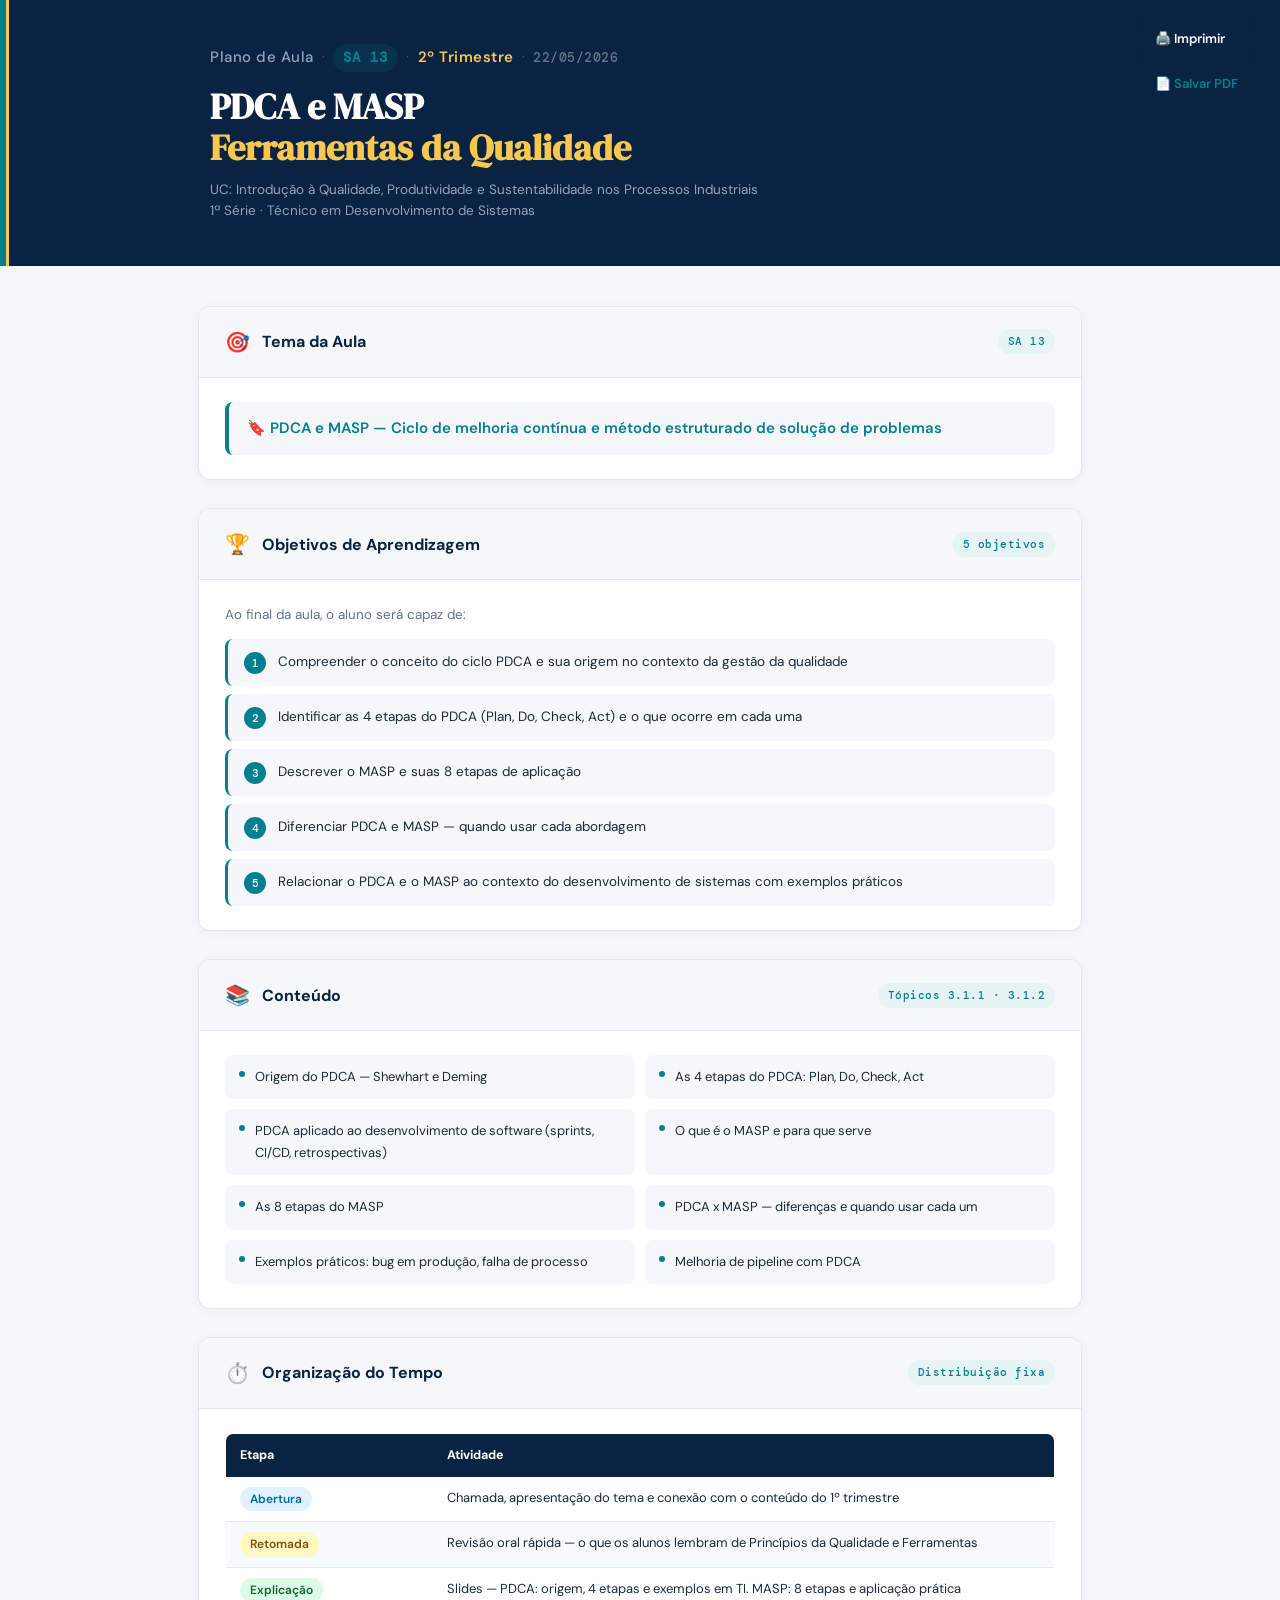
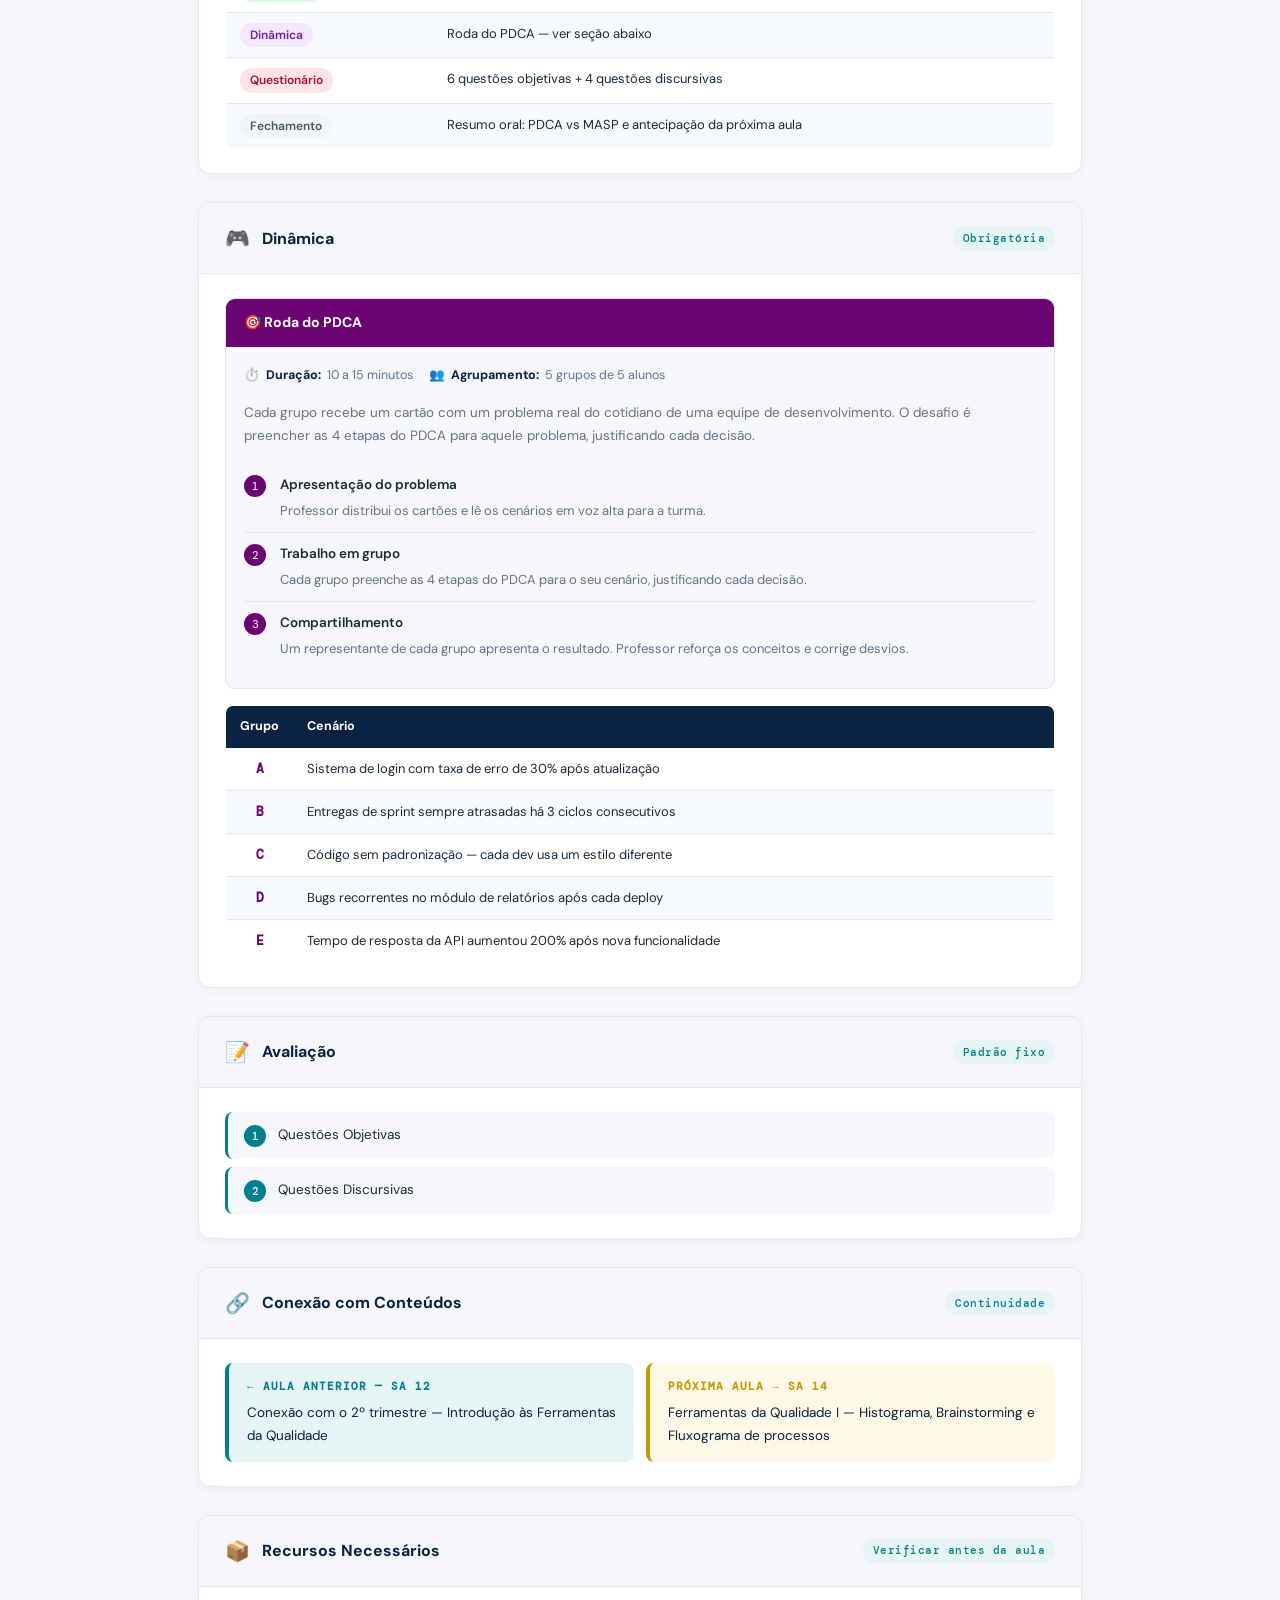
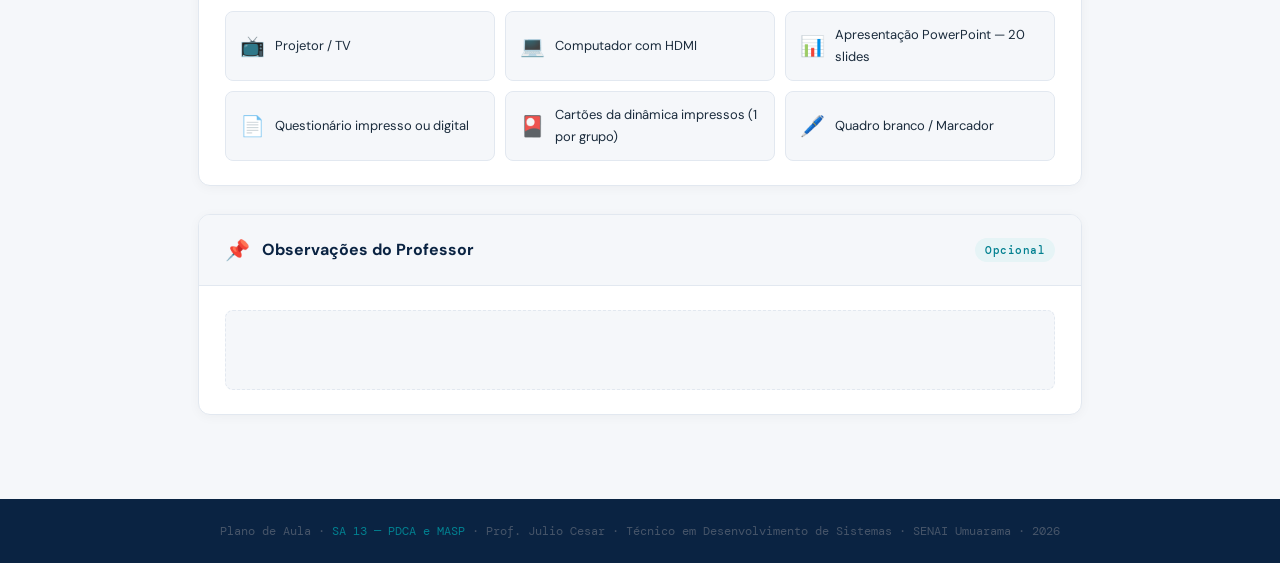
<file: plano_aula_SA13.html>
<!DOCTYPE html>
<html lang="pt-BR">
<head>
<meta charset="UTF-8">
<meta name="viewport" content="width=device-width, initial-scale=1.0">
<title>Plano de Aula SA 13 — PDCA e MASP</title>
<link href="https://fonts.googleapis.com/css2?family=DM+Serif+Display&family=DM+Sans:ital,wght@0,300;0,400;0,500;0,600;0,700;1,400&family=DM+Mono:wght@400;500&display=swap" rel="stylesheet">
<style>
  :root {
    --teal:       #028090;
    --teal-light: #e6f4f6;
    --dark:       #0A2342;
    --yellow:     #F9C74F;
    --gold:       #C49A00;
    --gray:       #64748B;
    --light:      #F5F7FA;
    --white:      #FFFFFF;
    --text:       #1A2B3C;
    --red:        #E63946;
    --red-light:  #FFF0F0;
    --green:      #1A7A4A;
    --green-light:#EBF8F2;
    --border:     #E2E8F0;
    --warn-bg:    #FFF8E7;
    --purple:     #6A0572;
  }

  * { margin: 0; padding: 0; box-sizing: border-box; }

  body {
    font-family: 'DM Sans', sans-serif;
    background: var(--light);
    color: var(--text);
    line-height: 1.7;
  }

  /* PAGE HEADER */
  .page-header {
    background: var(--dark);
    position: relative;
    overflow: hidden;
  }
  .page-header::before {
    content:''; position:absolute; left:0; top:0; bottom:0;
    width:6px; background:var(--teal);
  }
  .page-header::after {
    content:''; position:absolute; left:6px; top:0; bottom:0;
    width:3px; background:var(--yellow);
  }
  .header-inner {
    max-width: 980px;
    margin: 0 auto;
    padding: 44px 48px 44px 60px;
    display: flex;
    justify-content: space-between;
    align-items: flex-start;
    gap: 32px;
  }
  .header-label {
    font-family: 'DM Sans', sans-serif;
    font-size: 15px;
    font-weight: 500;
    color: #94A3B8;
    letter-spacing: 0.5px;
    margin-bottom: 14px;
    display: flex;
    align-items: center;
    flex-wrap: wrap;
    gap: 8px;
  }
  .header-label .hl-sep {
    color: #475569;
    font-weight: 300;
  }
  .header-label .hl-sa {
    font-family: 'DM Mono', monospace;
    font-size: 14px;
    font-weight: 600;
    color: var(--teal);
    background: rgba(2,128,144,0.15);
    padding: 2px 10px;
    border-radius: 20px;
    letter-spacing: 1px;
  }
  .header-label .hl-tri {
    color: var(--yellow);
    font-weight: 600;
  }
  .header-label .hl-data {
    font-family: 'DM Mono', monospace;
    font-size: 13px;
    color: #64748B;
  }
  .header-title {
    font-family: 'DM Serif Display', serif;
    font-size: 36px;
    line-height: 1.15;
    color: var(--white);
    margin-bottom: 10px;
  }
  .header-title span { color: var(--yellow); }
  .header-sub {
    font-size: 13.5px;
    color: #94A3B8;
    line-height: 1.6;
  }
  .header-sub .uc-nome {
    white-space: nowrap;
    display: block;
  }
  .header-badge {
    background: var(--teal);
    color: var(--white);
    font-size: 12px;
    font-weight: 600;
    padding: 6px 14px;
    border-radius: 20px;
    white-space: nowrap;
    flex-shrink: 0;
    align-self: flex-start;
    margin-top: 4px;
  }

  /* CONTAINER */
  .container {
    max-width: 980px;
    margin: 0 auto;
    padding: 40px 48px;
  }

  /* SECTION */
  .section {
    background: var(--white);
    border-radius: 12px;
    border: 1px solid var(--border);
    box-shadow: 0 2px 12px rgba(0,0,0,0.04);
    margin-bottom: 28px;
    overflow: hidden;
  }
  .section-header {
    display: flex;
    align-items: center;
    gap: 12px;
    padding: 18px 26px;
    border-bottom: 1px solid var(--border);
    background: var(--light);
  }
  .section-icon { font-size: 20px; }
  .section-title {
    font-size: 16px;
    font-weight: 700;
    color: var(--dark);
    flex: 1;
  }
  .section-tag {
    font-family: 'DM Mono', monospace;
    font-size: 11px;
    font-weight: 500;
    background: var(--teal-light);
    color: var(--teal);
    padding: 3px 10px;
    border-radius: 12px;
    letter-spacing: 0.5px;
  }
  .section-body { padding: 24px 26px; }

  /* TEMA BOX */
  .tema-box {
    background: var(--light);
    border-radius: 8px;
    padding: 14px 18px;
    font-size: 15px;
    font-weight: 600;
    color: var(--dark);
    border-left: 4px solid var(--teal);
  }
  .tema-box span { color: var(--teal); }

  /* OBJECTIVES */
  .obj-intro {
    font-size: 13.5px;
    color: var(--gray);
    margin-bottom: 12px;
  }
  .obj-list {
    list-style: none;
    display: flex;
    flex-direction: column;
    gap: 8px;
  }
  .obj-list li {
    display: flex;
    align-items: flex-start;
    gap: 12px;
    padding: 12px 16px;
    background: var(--light);
    border-radius: 8px;
    font-size: 13.5px;
    border-left: 3px solid var(--teal);
  }
  .obj-num {
    background: var(--teal);
    color: var(--white);
    font-family: 'DM Mono', monospace;
    font-size: 11px;
    font-weight: 500;
    width: 22px;
    height: 22px;
    border-radius: 50%;
    display: flex;
    align-items: center;
    justify-content: center;
    flex-shrink: 0;
    margin-top: 1px;
  }

  /* CONTENT GRID */
  .content-grid {
    display: grid;
    grid-template-columns: 1fr 1fr;
    gap: 10px;
  }
  .content-item {
    display: flex;
    align-items: flex-start;
    gap: 10px;
    padding: 11px 14px;
    background: var(--light);
    border-radius: 8px;
    font-size: 13px;
  }
  .content-bullet {
    width: 6px;
    height: 6px;
    background: var(--teal);
    border-radius: 50%;
    flex-shrink: 0;
    margin-top: 5px;
  }

  /* TIME TABLE */
  .time-table {
    width: 100%;
    border-collapse: collapse;
    font-size: 13px;
    border-radius: 8px;
    overflow: hidden;
    border: 1px solid var(--border);
  }
  .time-table thead tr { background: var(--dark); }
  .time-table th {
    color: var(--white);
    padding: 11px 14px;
    text-align: left;
    font-size: 12.5px;
  }
  .time-table td {
    padding: 10px 14px;
    border-bottom: 1px solid var(--border);
    vertical-align: top;
  }
  .time-table tr:last-child td { border-bottom: none; }
  .time-table tr:nth-child(even) td { background: #F7FAFC; }
  .etapa-pill {
    font-size: 12px;
    font-weight: 600;
    padding: 2px 10px;
    border-radius: 12px;
    display: inline-block;
    white-space: nowrap;
  }
  .ep-abertura  { background:#E0F2FE; color:#0369A1; }
  .ep-retomada  { background:#FEF9C3; color:#854D0E; }
  .ep-expl      { background:#DCFCE7; color:#166534; }
  .ep-dinamica  { background:#F3E8FF; color:#6B21A8; }
  .ep-quest     { background:#FFE4E6; color:#9F1239; }
  .ep-fecha     { background:#F1F5F9; color:#475569; }

  /* DINAMICA BOX */
  .dinamica-box {
    background: var(--light);
    border: 1px solid var(--border);
    border-radius: 10px;
    overflow: hidden;
    margin-bottom: 16px;
  }
  .dinamica-header {
    background: var(--purple);
    color: var(--white);
    padding: 12px 18px;
    font-size: 14px;
    font-weight: 700;
    display: flex;
    align-items: center;
    gap: 8px;
  }
  .dinamica-body { padding: 18px; }
  .dinamica-meta {
    display: flex;
    gap: 16px;
    margin-bottom: 16px;
    flex-wrap: wrap;
  }
  .dinamica-meta-item {
    font-size: 12.5px;
    color: var(--gray);
    display: flex;
    align-items: center;
    gap: 6px;
  }
  .dinamica-meta-item strong { color: var(--dark); }
  .dinamica-step {
    display: flex;
    gap: 14px;
    padding: 10px 0;
    border-bottom: 1px solid var(--border);
    font-size: 13.5px;
  }
  .dinamica-step:last-child { border-bottom: none; }
  .step-num {
    background: var(--purple);
    color: var(--white);
    font-family: 'DM Mono', monospace;
    font-size: 11px;
    width: 22px;
    height: 22px;
    border-radius: 50%;
    display: flex;
    align-items: center;
    justify-content: center;
    flex-shrink: 0;
    margin-top: 1px;
  }

  /* CENARIOS TABLE */
  .cenarios-table {
    width: 100%;
    border-collapse: collapse;
    font-size: 13px;
    border-radius: 8px;
    overflow: hidden;
    border: 1px solid var(--border);
    margin-top: 16px;
  }
  .cenarios-table thead tr { background: var(--dark); }
  .cenarios-table th {
    color: var(--white);
    padding: 10px 14px;
    text-align: left;
    font-size: 12.5px;
  }
  .cenarios-table td {
    padding: 10px 14px;
    border-bottom: 1px solid var(--border);
    vertical-align: top;
    font-size: 13px;
  }
  .cenarios-table tr:last-child td { border-bottom: none; }
  .cenarios-table tr:nth-child(even) td { background: #F7FAFC; }
  .cenarios-table td:first-child {
    font-weight: 700;
    color: var(--purple);
    font-family: 'DM Mono', monospace;
    width: 60px;
    text-align: center;
  }

  /* AVALIAÇÃO */
  .aval-parts {
    display: flex;
    flex-direction: column;
    gap: 12px;
  }
  .aval-part {
    border: 1px solid var(--border);
    border-radius: 10px;
    overflow: hidden;
  }
  .aval-part-header {
    padding: 11px 18px;
    font-size: 13.5px;
    font-weight: 700;
  }
  .aph-teal { background: var(--teal); color: var(--white); }
  .aph-dark { background: var(--dark); color: var(--white); }
  .aval-part-body {
    padding: 14px 18px;
    background: var(--white);
  }
  .aval-part-body ul { list-style: none; }
  .aval-part-body ul li {
    padding: 5px 0 5px 18px;
    font-size: 13.5px;
    position: relative;
    color: var(--text);
    border-bottom: 1px solid var(--border);
  }
  .aval-part-body ul li:last-child { border-bottom: none; }
  .aval-part-body ul li::before {
    content: '•';
    position: absolute;
    left: 0;
    color: var(--teal);
    font-weight: 700;
  }

  /* CONNECTION BOX */
  .connection-row {
    display: grid;
    grid-template-columns: 1fr 1fr;
    gap: 12px;
  }
  .conn-card {
    border-radius: 8px;
    padding: 14px 18px;
    font-size: 13.5px;
  }
  .conn-ant  { background: var(--teal-light); border-left: 4px solid var(--teal); }
  .conn-prox { background: var(--warn-bg);    border-left: 4px solid var(--gold); }
  .conn-label {
    font-size: 11px;
    font-family: 'DM Mono', monospace;
    font-weight: 600;
    text-transform: uppercase;
    letter-spacing: 1px;
    margin-bottom: 6px;
  }
  .conn-ant .conn-label  { color: var(--teal); }
  .conn-prox .conn-label { color: var(--gold); }

  /* RECURSOS */
  .recursos-grid {
    display: grid;
    grid-template-columns: repeat(3, 1fr);
    gap: 10px;
  }
  .recurso-item {
    background: var(--light);
    border: 1px solid var(--border);
    border-radius: 8px;
    padding: 12px 14px;
    font-size: 13px;
    display: flex;
    align-items: center;
    gap: 10px;
  }
  .recurso-icon { font-size: 20px; }

  /* ALERTS */
  .alert {
    border-radius: 8px;
    padding: 13px 16px;
    font-size: 13.5px;
    border-left: 4px solid;
    line-height: 1.6;
  }
  .alert-teal { background: var(--teal-light); border-color: var(--teal); color: var(--dark); }

  /* OBS */
  .obs-box {
    background: var(--light);
    border: 1px dashed var(--border);
    border-radius: 8px;
    padding: 16px 20px;
    min-height: 80px;
    font-size: 13.5px;
    color: var(--gray);
  }

  /* FOOTER */
  footer {
    background: var(--dark);
    color: #475569;
    text-align: center;
    padding: 22px;
    font-size: 12px;
    font-family: 'DM Mono', monospace;
    margin-top: 16px;
  }
  footer span { color: var(--teal); }

  /* BOTÕES DE AÇÃO (fixos no canto superior direito) */
  .btn-group {
    position: fixed;
    top: 20px;
    right: 24px;
    z-index: 999;
    display: flex;
    flex-direction: column;
    gap: 8px;
  }
  .btn-action {
    border: none;
    border-radius: 8px;
    padding: 10px 18px;
    font-family: 'DM Sans', sans-serif;
    font-size: 13px;
    font-weight: 600;
    cursor: pointer;
    display: flex;
    align-items: center;
    gap: 8px;
    white-space: nowrap;
    transition: all 0.2s;
  }
  .btn-imprimir {
    background: var(--dark);
    color: var(--white);
    box-shadow: none;
  }
  .btn-imprimir:hover {
    background: #1a3d66;
    box-shadow: 0 4px 12px rgba(10,35,66,0.4);
  }
  .btn-pdf {
    background: transparent;
    color: var(--teal);
    box-shadow: none;
    border: none;
  }
  .btn-pdf:hover {
    background: var(--teal);
    color: var(--white);
    box-shadow: 0 4px 12px rgba(2,128,144,0.4);
  }

  /* ─────────────────────────────────────
     IMPRESSÃO / SALVAR EM PDF
     Compatível com Chrome, Edge, Firefox e Safari.
     Para salvar em PDF: clique "Salvar PDF" e escolha
     "Salvar como PDF" no diálogo de impressão do navegador.
  ───────────────────────────────────── */
  @media print {

    /* Página A4 retrato com margens simétricas */
    @page {
      size: A4 portrait;
      margin: 18mm 14mm 16mm 14mm;
    }

    /* Força impressão de todas as cores de fundo */
    * {
      -webkit-print-color-adjust: exact !important;
      print-color-adjust: exact !important;
    }

    body {
      background: white !important;
      font-size: 11.5px;
      color: #1A2B3C;
    }

    /* Oculta os botões na impressão */
    .btn-group { display: none !important; }

    /* Cabeçalho compacto */
    .page-header { background: var(--dark) !important; }
    .header-inner { padding: 16px 24px 16px 30px !important; gap: 16px !important; }
    .header-title  { font-size: 22px !important; }
    .header-label  { font-size: 11px !important; margin-bottom: 8px !important; gap: 5px !important; }
    .header-label .hl-sa { font-size: 10px !important; padding: 1px 7px !important; }
    .header-sub    { font-size: 11px !important; }
    .header-badge  { font-size: 11px !important; padding: 4px 10px !important; }

    /* Container sem padding excessivo */
    .container { padding: 10px 0 !important; }

    /* Cards: sem sombra, borda leve, sem quebra interna */
    .section {
      box-shadow: none !important;
      border: 1px solid #ccc !important;
      break-inside: avoid;
      margin-bottom: 12px !important;
    }
    .section-body   { padding: 14px 20px !important; }
    .section-header { padding: 10px 20px !important; }

    /* Tabelas: sem quebra de página dentro */
    table { break-inside: avoid; }
    tr    { break-inside: avoid; }

    /* Não exibe URLs de links na impressão */
    a[href]::after { content: none !important; }
    a { text-decoration: none !important; color: inherit !important; }

    /* Obs box com linhas para anotações manuscritas */
    .obs-box {
      min-height: 80px !important;
      background-image: repeating-linear-gradient(
        transparent,
        transparent 27px,
        #c8d0db 27px,
        #c8d0db 28px
      ) !important;
      background-color: white !important;
    }

    /* Grids mantêm 2 colunas no A4 */
    .content-grid    { grid-template-columns: 1fr 1fr !important; }
    .connection-row  { grid-template-columns: 1fr 1fr !important; }
    .recursos-grid   { grid-template-columns: repeat(3, 1fr) !important; }

    /* Footer compacto */
    footer {
      background: var(--dark) !important;
      margin-top: 8px !important;
      padding: 12px !important;
      font-size: 10.5px !important;
    }

    /* Força nova página antes de seções muito longas */
    .section.break-before-print { break-before: page; }
  }

  /* ── TABLET (≤ 960px) ── */
  @media (max-width: 960px) {
    .header-inner  { padding: 36px 32px 36px 44px; gap: 24px; }
    .container     { padding: 28px 32px; }
    .header-title  { font-size: 28px; }
    .recursos-grid { grid-template-columns: 1fr 1fr; }
    .btn-group     { top: 16px; right: 16px; }
  }

  /* ── MOBILE (≤ 768px) ── */
  @media (max-width: 768px) {
    .header-inner   { flex-direction: column; padding: 28px 20px 28px 28px; gap: 14px; }
    .container      { padding: 20px 16px; }
    .header-title   { font-size: 22px; }
    .header-label   { font-size: 13px; gap: 6px; }
    .header-sub     { font-size: 12.5px; }
    .uc-nome        { white-space: normal; }
    .section-header { padding: 14px 18px; gap: 10px; }
    .section-body   { padding: 18px; }
    .content-grid   { grid-template-columns: 1fr; }
    .connection-row { grid-template-columns: 1fr; }
    .recursos-grid  { grid-template-columns: 1fr 1fr; }
    .time-table,
    .cenarios-table { display: block; overflow-x: auto; -webkit-overflow-scrolling: touch; }
    .btn-group      { top: auto; bottom: 20px; right: 16px; flex-direction: row; }
    .btn-action     { padding: 9px 14px; font-size: 12px; }
  }

  /* ── SMALL MOBILE (≤ 480px) ── */
  @media (max-width: 480px) {
    .page-header::before { width: 4px; }
    .page-header::after  { left: 4px; width: 2px; }
    .header-inner        { padding: 20px 14px 20px 18px; gap: 10px; }
    .container           { padding: 14px 12px; }
    .header-title        { font-size: 18px; }
    .header-label        { font-size: 12px; gap: 5px; margin-bottom: 10px; }
    .header-label .hl-sa   { font-size: 12px; padding: 1px 8px; }
    .header-label .hl-data { font-size: 11px; }
    .header-sub          { font-size: 12px; }
    .section-header      { padding: 12px 14px; }
    .section-icon        { font-size: 16px; }
    .section-title       { font-size: 14px; }
    .section-body        { padding: 14px; }
    .recursos-grid       { grid-template-columns: 1fr; }
    .obj-list li         { padding: 10px 12px; font-size: 13px; }
    .content-item        { font-size: 12px; padding: 9px 12px; }
    .dinamica-body       { padding: 14px; }
    .dinamica-step       { font-size: 12.5px; }
    .btn-group           { bottom: 14px; right: 12px; gap: 6px; }
    .btn-action          { padding: 8px 12px; font-size: 11.5px; }
    footer               { padding: 16px; font-size: 11px; }
  }
</style>
</head>
<body>

<div class="btn-group">
  <button class="btn-action btn-imprimir" onclick="window.print()">🖨️ Imprimir</button>
  <button class="btn-action btn-pdf" onclick="salvarPDF()">📄 Salvar PDF</button>
</div>

<!-- HEADER -->
<div class="page-header">
  <div class="header-inner">
    <div>
      <div class="header-label">
        Plano de Aula
        <span class="hl-sep">·</span>
        <span class="hl-sa">SA 13</span>
        <span class="hl-sep">·</span>
        <span class="hl-tri">2º Trimestre</span>
        <span class="hl-sep">·</span>
        <span class="hl-data">22/05/2026</span>
      </div>
      <h1 class="header-title">PDCA e MASP<br><span>Ferramentas da Qualidade</span></h1>
      <p class="header-sub">
        <span class="uc-nome">UC: Introdução à Qualidade, Produtividade e Sustentabilidade nos Processos Industriais</span>
        1ª Série · Técnico em Desenvolvimento de Sistemas
      </p>
    </div>
  </div>
</div>

<div class="container">

  <!-- TEMA -->
  <div class="section">
    <div class="section-header">
      <span class="section-icon">🎯</span>
      <span class="section-title">Tema da Aula</span>
      <span class="section-tag">SA 13</span>
    </div>
    <div class="section-body">
      <div class="tema-box">
        🔖 <span>PDCA e MASP — Ciclo de melhoria contínua e método estruturado de solução de problemas</span>
      </div>
    </div>
  </div>

  <!-- OBJETIVOS -->
  <div class="section">
    <div class="section-header">
      <span class="section-icon">🏆</span>
      <span class="section-title">Objetivos de Aprendizagem</span>
      <span class="section-tag">5 objetivos</span>
    </div>
    <div class="section-body">
      <p class="obj-intro">Ao final da aula, o aluno será capaz de:</p>
      <ul class="obj-list">
        <li><span class="obj-num">1</span>Compreender o conceito do ciclo PDCA e sua origem no contexto da gestão da qualidade</li>
        <li><span class="obj-num">2</span>Identificar as 4 etapas do PDCA (Plan, Do, Check, Act) e o que ocorre em cada uma</li>
        <li><span class="obj-num">3</span>Descrever o MASP e suas 8 etapas de aplicação</li>
        <li><span class="obj-num">4</span>Diferenciar PDCA e MASP — quando usar cada abordagem</li>
        <li><span class="obj-num">5</span>Relacionar o PDCA e o MASP ao contexto do desenvolvimento de sistemas com exemplos práticos</li>
      </ul>
    </div>
  </div>

  <!-- CONTEÚDO -->
  <div class="section">
    <div class="section-header">
      <span class="section-icon">📚</span>
      <span class="section-title">Conteúdo</span>
      <span class="section-tag">Tópicos 3.1.1 · 3.1.2</span>
    </div>
    <div class="section-body">
      <div class="content-grid">
        <div class="content-item"><div class="content-bullet"></div>Origem do PDCA — Shewhart e Deming</div>
        <div class="content-item"><div class="content-bullet"></div>As 4 etapas do PDCA: Plan, Do, Check, Act</div>
        <div class="content-item"><div class="content-bullet"></div>PDCA aplicado ao desenvolvimento de software (sprints, CI/CD, retrospectivas)</div>
        <div class="content-item"><div class="content-bullet"></div>O que é o MASP e para que serve</div>
        <div class="content-item"><div class="content-bullet"></div>As 8 etapas do MASP</div>
        <div class="content-item"><div class="content-bullet"></div>PDCA x MASP — diferenças e quando usar cada um</div>
        <div class="content-item"><div class="content-bullet"></div>Exemplos práticos: bug em produção, falha de processo</div>
        <div class="content-item"><div class="content-bullet"></div>Melhoria de pipeline com PDCA</div>
      </div>
    </div>
  </div>

  <!-- ORGANIZAÇÃO DO TEMPO -->
  <div class="section">
    <div class="section-header">
      <span class="section-icon">⏱️</span>
      <span class="section-title">Organização do Tempo</span>
      <span class="section-tag">Distribuição fixa</span>
    </div>
    <div class="section-body">
      <table class="time-table">
        <thead>
          <tr>
            <th style="width:25%">Etapa</th>
            <th>Atividade</th>
          </tr>
        </thead>
        <tbody>
          <tr>
            <td><span class="etapa-pill ep-abertura">Abertura</span></td>
            <td>Chamada, apresentação do tema e conexão com o conteúdo do 1º trimestre</td>
          </tr>
          <tr>
            <td><span class="etapa-pill ep-retomada">Retomada</span></td>
            <td>Revisão oral rápida — o que os alunos lembram de Princípios da Qualidade e Ferramentas</td>
          </tr>
          <tr>
            <td><span class="etapa-pill ep-expl">Explicação</span></td>
            <td>Slides — PDCA: origem, 4 etapas e exemplos em TI. MASP: 8 etapas e aplicação prática</td>
          </tr>
          <tr>
            <td><span class="etapa-pill ep-dinamica">Dinâmica</span></td>
            <td>Roda do PDCA — ver seção abaixo</td>
          </tr>
          <tr>
            <td><span class="etapa-pill ep-quest">Questionário</span></td>
            <td>6 questões objetivas + 4 questões discursivas</td>
          </tr>
          <tr>
            <td><span class="etapa-pill ep-fecha">Fechamento</span></td>
            <td>Resumo oral: PDCA vs MASP e antecipação da próxima aula</td>
          </tr>
        </tbody>
      </table>
    </div>
  </div>

  <!-- DINÂMICA -->
  <div class="section">
    <div class="section-header">
      <span class="section-icon">🎮</span>
      <span class="section-title">Dinâmica</span>
      <span class="section-tag">Obrigatória</span>
    </div>
    <div class="section-body">
      <div class="dinamica-box">
        <div class="dinamica-header">🎯 Roda do PDCA</div>
        <div class="dinamica-body">
          <div class="dinamica-meta">
            <div class="dinamica-meta-item">⏱️ <strong>Duração:</strong> 10 a 15 minutos</div>
            <div class="dinamica-meta-item">👥 <strong>Agrupamento:</strong> 5 grupos de 5 alunos</div>
          </div>
          <p style="font-size:13.5px;color:var(--gray);margin-bottom:16px;">Cada grupo recebe um cartão com um problema real do cotidiano de uma equipe de desenvolvimento. O desafio é preencher as 4 etapas do PDCA para aquele problema, justificando cada decisão.</p>
          <div class="dinamica-step">
            <div><div class="step-num">1</div></div>
            <div>
              <div style="font-weight:600;margin-bottom:3px;">Apresentação do problema</div>
              <div style="color:var(--gray);font-size:13px;">Professor distribui os cartões e lê os cenários em voz alta para a turma.</div>
            </div>
          </div>
          <div class="dinamica-step">
            <div><div class="step-num">2</div></div>
            <div>
              <div style="font-weight:600;margin-bottom:3px;">Trabalho em grupo</div>
              <div style="color:var(--gray);font-size:13px;">Cada grupo preenche as 4 etapas do PDCA para o seu cenário, justificando cada decisão.</div>
            </div>
          </div>
          <div class="dinamica-step">
            <div><div class="step-num">3</div></div>
            <div>
              <div style="font-weight:600;margin-bottom:3px;">Compartilhamento</div>
              <div style="color:var(--gray);font-size:13px;">Um representante de cada grupo apresenta o resultado. Professor reforça os conceitos e corrige desvios.</div>
            </div>
          </div>
        </div>
      </div>
      <table class="cenarios-table">
        <thead>
          <tr><th>Grupo</th><th>Cenário</th></tr>
        </thead>
        <tbody>
          <tr><td>A</td><td>Sistema de login com taxa de erro de 30% após atualização</td></tr>
          <tr><td>B</td><td>Entregas de sprint sempre atrasadas há 3 ciclos consecutivos</td></tr>
          <tr><td>C</td><td>Código sem padronização — cada dev usa um estilo diferente</td></tr>
          <tr><td>D</td><td>Bugs recorrentes no módulo de relatórios após cada deploy</td></tr>
          <tr><td>E</td><td>Tempo de resposta da API aumentou 200% após nova funcionalidade</td></tr>
        </tbody>
      </table>
    </div>
  </div>

  <!-- AVALIAÇÃO -->
  <div class="section">
    <div class="section-header">
      <span class="section-icon">📝</span>
      <span class="section-title">Avaliação</span>
      <span class="section-tag">Padrão fixo</span>
    </div>
    <div class="section-body">
      <ul class="obj-list">
        <li><span class="obj-num">1</span>Questões Objetivas</li>
        <li><span class="obj-num">2</span>Questões Discursivas</li>
      </ul>
    </div>
  </div>

  <!-- CONEXÃO -->
  <div class="section">
    <div class="section-header">
      <span class="section-icon">🔗</span>
      <span class="section-title">Conexão com Conteúdos</span>
      <span class="section-tag">Continuidade</span>
    </div>
    <div class="section-body">
      <div class="connection-row">
        <div class="conn-card conn-ant">
          <div class="conn-label">← Aula anterior — SA 12</div>
          <div style="font-size:13.5px;color:var(--dark);">Conexão com o 2º trimestre — Introdução às Ferramentas da Qualidade</div>
        </div>
        <div class="conn-card conn-prox">
          <div class="conn-label">Próxima aula → SA 14</div>
          <div style="font-size:13.5px;color:var(--dark);">Ferramentas da Qualidade I — Histograma, Brainstorming e Fluxograma de processos</div>
        </div>
      </div>
    </div>
  </div>

  <!-- RECURSOS -->
  <div class="section">
    <div class="section-header">
      <span class="section-icon">📦</span>
      <span class="section-title">Recursos Necessários</span>
      <span class="section-tag">Verificar antes da aula</span>
    </div>
    <div class="section-body">
      <div class="recursos-grid">
        <div class="recurso-item"><span class="recurso-icon">📺</span><span>Projetor / TV</span></div>
        <div class="recurso-item"><span class="recurso-icon">💻</span><span>Computador com HDMI</span></div>
        <div class="recurso-item"><span class="recurso-icon">📊</span><span>Apresentação PowerPoint — 20 slides</span></div>
        <div class="recurso-item"><span class="recurso-icon">📄</span><span>Questionário impresso ou digital</span></div>
        <div class="recurso-item"><span class="recurso-icon">🎴</span><span>Cartões da dinâmica impressos (1 por grupo)</span></div>
        <div class="recurso-item"><span class="recurso-icon">🖊️</span><span>Quadro branco / Marcador</span></div>
      </div>
    </div>
  </div>

  <!-- OBSERVAÇÕES -->
  <div class="section">
    <div class="section-header">
      <span class="section-icon">📌</span>
      <span class="section-title">Observações do Professor</span>
      <span class="section-tag">Opcional</span>
    </div>
    <div class="section-body">
      <div class="obs-box"></div>
    </div>
  </div>

</div>

<footer>
  Plano de Aula · <span>SA 13 — PDCA e MASP</span> · Prof. Julio Cesar · Técnico em Desenvolvimento de Sistemas · SENAI Umuarama · 2026
</footer>

<script>
  function salvarPDF() {
    // Define o título do documento para nomear o PDF automaticamente
    const tituloOriginal = document.title;
    document.title = 'Plano_Aula_SA13_PDCA_MASP';
    window.print();
    // Restaura o título após o diálogo fechar
    setTimeout(() => { document.title = tituloOriginal; }, 1000);
  }
</script>
</body>
</html>
</file>
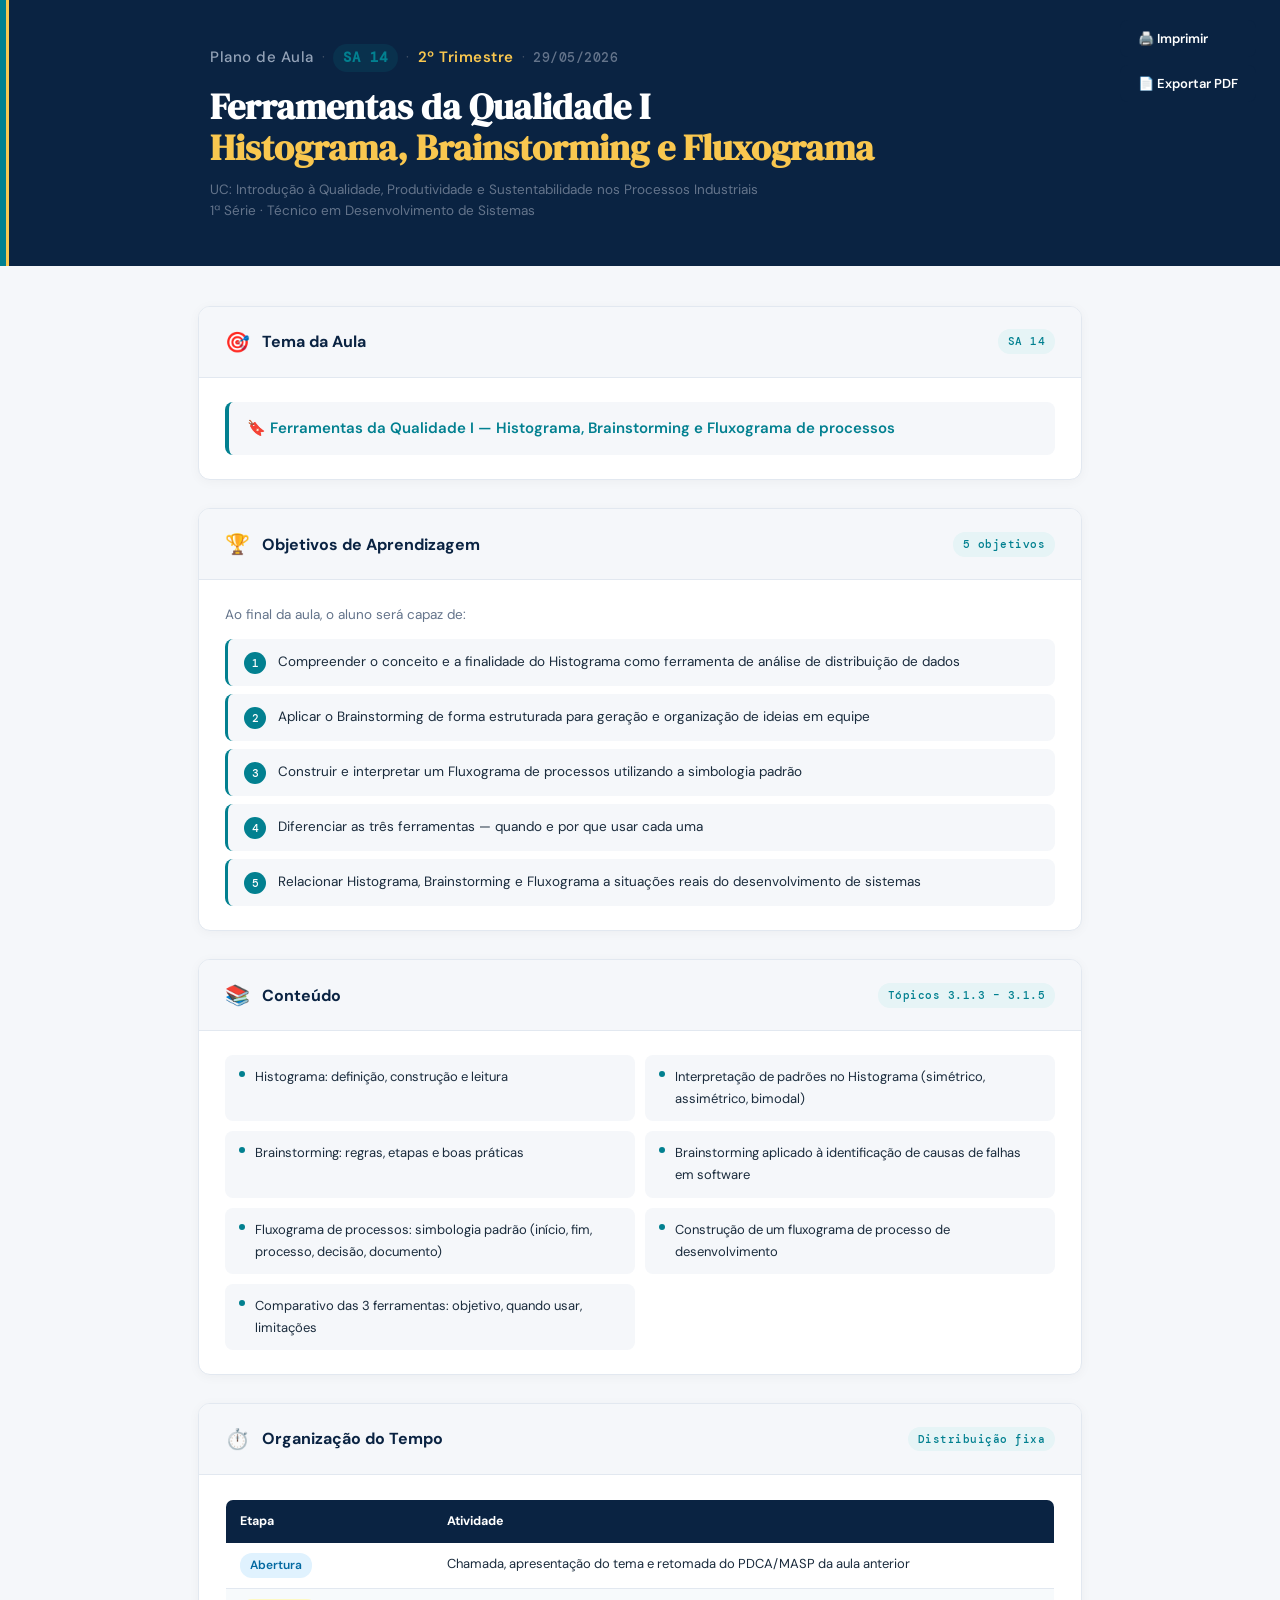
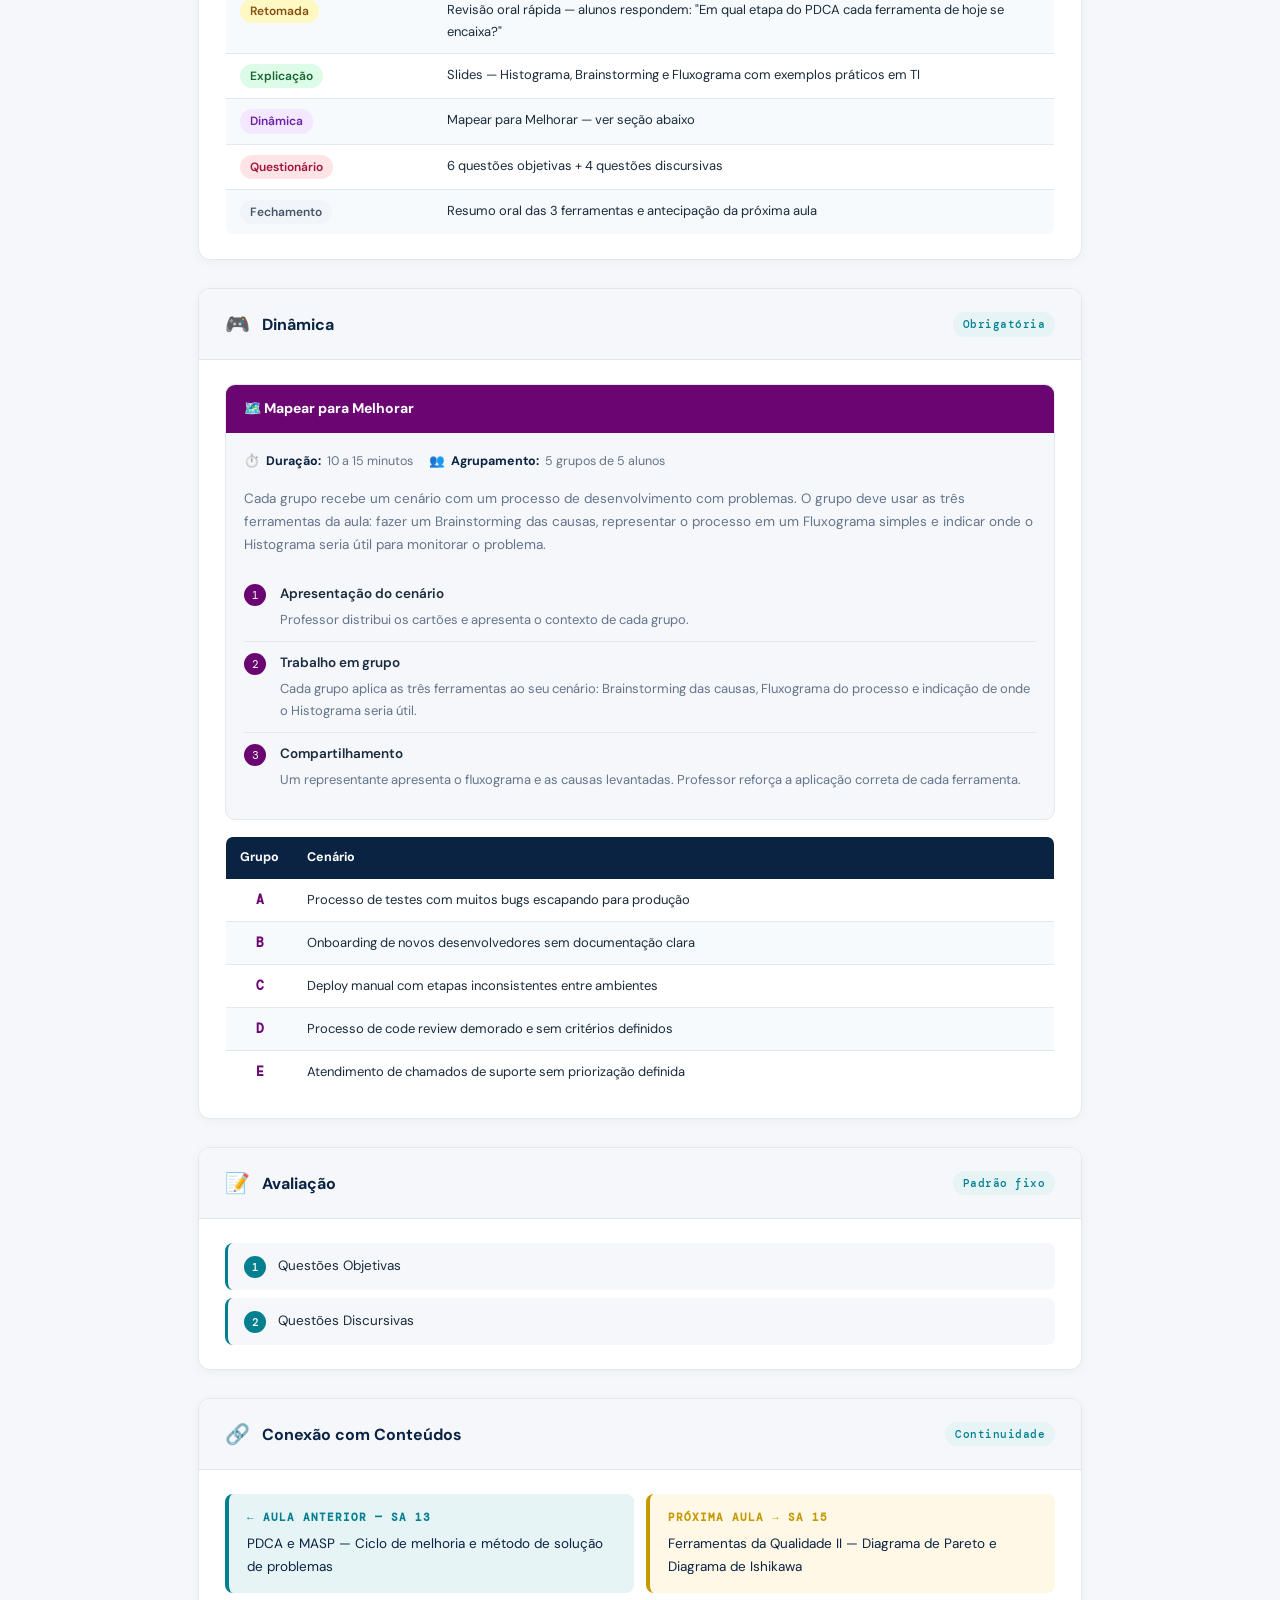
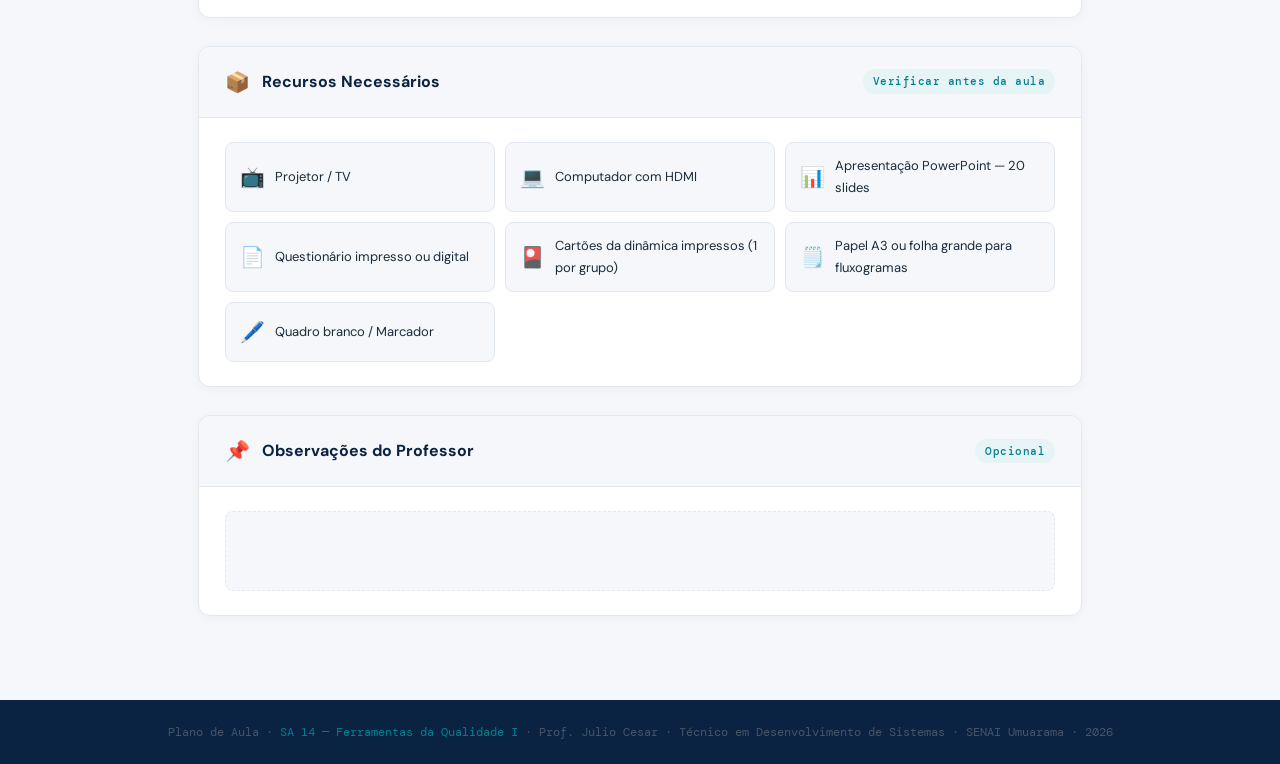
<file: plano_aula_SA14.html>
<!DOCTYPE html>
<html lang="pt-BR">
<head>
<meta charset="UTF-8">
<meta name="viewport" content="width=device-width, initial-scale=1.0">
<title>Plano de Aula SA 14 — Ferramentas da Qualidade I</title>
<meta name="description" content="Plano de aula SA 14 — Ferramentas da Qualidade I para o curso Técnico em Desenvolvimento de Sistemas · SENAI Umuarama">
<meta name="theme-color" content="#0A2342">
<link href="https://fonts.googleapis.com/css2?family=DM+Serif+Display&family=DM+Sans:ital,wght@0,300;0,400;0,500;0,600;0,700;1,400&family=DM+Mono:wght@400;500&display=swap" rel="stylesheet">
<style>
  :root {
    --teal:       #028090;
    --teal-light: #e6f4f6;
    --dark:       #0A2342;
    --yellow:     #F9C74F;
    --gold:       #C49A00;
    --gray:       #64748B;
    --light:      #F5F7FA;
    --white:      #FFFFFF;
    --text:       #1A2B3C;
    --red:        #E63946;
    --red-light:  #FFF0F0;
    --green:      #1A7A4A;
    --green-light:#EBF8F2;
    --border:     #E2E8F0;
    --warn-bg:    #FFF8E7;
    --purple:     #6A0572;
  }

  html { scroll-behavior: smooth; }
  * { margin: 0; padding: 0; box-sizing: border-box; }

  body {
    font-family: 'DM Sans', sans-serif;
    background: var(--light);
    color: var(--text);
    line-height: 1.7;
  }

  /* PAGE HEADER */
  .page-header {
    background: var(--dark);
    position: relative;
    overflow: hidden;
  }
  .page-header::before {
    content:''; position:absolute; left:0; top:0; bottom:0;
    width:6px; background:var(--teal);
  }
  .page-header::after {
    content:''; position:absolute; left:6px; top:0; bottom:0;
    width:3px; background:var(--yellow);
  }
  .header-inner {
    max-width: 980px;
    margin: 0 auto;
    padding: 44px 48px 44px 60px;
    display: flex;
    justify-content: space-between;
    align-items: flex-start;
    gap: 32px;
  }
  .header-label {
    font-family: 'DM Sans', sans-serif;
    font-size: 15px;
    font-weight: 500;
    color: #94A3B8;
    letter-spacing: 0.5px;
    margin-bottom: 14px;
    display: flex;
    align-items: center;
    flex-wrap: wrap;
    gap: 8px;
  }
  .header-label .hl-sep {
    color: #475569;
    font-weight: 300;
  }
  .header-label .hl-sa {
    font-family: 'DM Mono', monospace;
    font-size: 14px;
    font-weight: 600;
    color: var(--teal);
    background: rgba(2,128,144,0.15);
    padding: 2px 10px;
    border-radius: 20px;
    letter-spacing: 1px;
  }
  .header-label .hl-tri {
    color: var(--yellow);
    font-weight: 600;
  }
  .header-label .hl-data {
    font-family: 'DM Mono', monospace;
    font-size: 13px;
    color: #64748B;
  }
  .header-title {
    font-family: 'DM Serif Display', serif;
    font-size: 36px;
    line-height: 1.15;
    color: var(--white);
    margin-bottom: 10px;
  }
  .header-title span { color: var(--yellow); }
  .header-sub {
    font-size: 13.5px;
    color: #64748B;
    line-height: 1.6;
  }
  .header-sub .uc-nome {
    white-space: nowrap;
    display: block;
  }

  /* CONTAINER */
  .container {
    max-width: 980px;
    margin: 0 auto;
    padding: 40px 48px;
  }

  /* SECTION */
  .section {
    background: var(--white);
    border-radius: 12px;
    border: 1px solid var(--border);
    box-shadow: 0 2px 12px rgba(0,0,0,0.04);
    margin-bottom: 28px;
    overflow: hidden;
  }
  .section-header {
    display: flex;
    align-items: center;
    gap: 12px;
    padding: 18px 26px;
    border-bottom: 1px solid var(--border);
    background: var(--light);
  }
  .section-icon { font-size: 20px; }
  .section-title {
    font-size: 16px;
    font-weight: 700;
    color: var(--dark);
    flex: 1;
  }
  .section-tag {
    font-family: 'DM Mono', monospace;
    font-size: 11px;
    font-weight: 500;
    background: var(--teal-light);
    color: var(--teal);
    padding: 3px 10px;
    border-radius: 12px;
    letter-spacing: 0.5px;
  }
  .section-body { padding: 24px 26px; }

  /* TEMA BOX */
  .tema-box {
    background: var(--light);
    border-radius: 8px;
    padding: 14px 18px;
    font-size: 15px;
    font-weight: 600;
    color: var(--dark);
    border-left: 4px solid var(--teal);
  }
  .tema-box span { color: var(--teal); }

  /* OBJECTIVES */
  .obj-intro {
    font-size: 13.5px;
    color: var(--gray);
    margin-bottom: 12px;
  }
  .obj-list {
    list-style: none;
    display: flex;
    flex-direction: column;
    gap: 8px;
  }
  .obj-list li {
    display: flex;
    align-items: flex-start;
    gap: 12px;
    padding: 12px 16px;
    background: var(--light);
    border-radius: 8px;
    font-size: 13.5px;
    border-left: 3px solid var(--teal);
  }
  .obj-num {
    background: var(--teal);
    color: var(--white);
    font-family: 'DM Mono', monospace;
    font-size: 11px;
    font-weight: 500;
    width: 22px;
    height: 22px;
    border-radius: 50%;
    display: flex;
    align-items: center;
    justify-content: center;
    flex-shrink: 0;
    margin-top: 1px;
  }

  /* CONTENT GRID */
  .content-grid {
    display: grid;
    grid-template-columns: 1fr 1fr;
    gap: 10px;
  }
  .content-item {
    display: flex;
    align-items: flex-start;
    gap: 10px;
    padding: 11px 14px;
    background: var(--light);
    border-radius: 8px;
    font-size: 13px;
  }
  .content-bullet {
    width: 6px;
    height: 6px;
    background: var(--teal);
    border-radius: 50%;
    flex-shrink: 0;
    margin-top: 5px;
  }

  /* TIME TABLE */
  .time-table {
    width: 100%;
    border-collapse: collapse;
    font-size: 13px;
    border-radius: 8px;
    overflow: hidden;
    border: 1px solid var(--border);
  }
  .time-table thead tr { background: var(--dark); }
  .time-table th {
    color: var(--white);
    padding: 11px 14px;
    text-align: left;
    font-size: 12.5px;
  }
  .time-table td {
    padding: 10px 14px;
    border-bottom: 1px solid var(--border);
    vertical-align: top;
  }
  .time-table tr:last-child td { border-bottom: none; }
  .time-table tr:nth-child(even) td { background: #F7FAFC; }
  .etapa-pill {
    font-size: 12px;
    font-weight: 600;
    padding: 2px 10px;
    border-radius: 12px;
    display: inline-block;
    white-space: nowrap;
  }
  .ep-abertura  { background:#E0F2FE; color:#0369A1; }
  .ep-retomada  { background:#FEF9C3; color:#854D0E; }
  .ep-expl      { background:#DCFCE7; color:#166534; }
  .ep-dinamica  { background:#F3E8FF; color:#6B21A8; }
  .ep-quest     { background:#FFE4E6; color:#9F1239; }
  .ep-fecha     { background:#F1F5F9; color:#475569; }

  /* DINAMICA BOX */
  .dinamica-box {
    background: var(--light);
    border: 1px solid var(--border);
    border-radius: 10px;
    overflow: hidden;
    margin-bottom: 16px;
  }
  .dinamica-header {
    background: var(--purple);
    color: var(--white);
    padding: 12px 18px;
    font-size: 14px;
    font-weight: 700;
    display: flex;
    align-items: center;
    gap: 8px;
  }
  .dinamica-body { padding: 18px; }
  .dinamica-meta {
    display: flex;
    gap: 16px;
    margin-bottom: 16px;
    flex-wrap: wrap;
  }
  .dinamica-meta-item {
    font-size: 12.5px;
    color: var(--gray);
    display: flex;
    align-items: center;
    gap: 6px;
  }
  .dinamica-meta-item strong { color: var(--dark); }
  .dinamica-step {
    display: flex;
    gap: 14px;
    padding: 10px 0;
    border-bottom: 1px solid var(--border);
    font-size: 13.5px;
  }
  .dinamica-step:last-child { border-bottom: none; }
  .step-num {
    background: var(--purple);
    color: var(--white);
    font-family: 'DM Mono', monospace;
    font-size: 11px;
    width: 22px;
    height: 22px;
    border-radius: 50%;
    display: flex;
    align-items: center;
    justify-content: center;
    flex-shrink: 0;
    margin-top: 1px;
  }

  /* CENARIOS TABLE */
  .cenarios-table {
    width: 100%;
    border-collapse: collapse;
    font-size: 13px;
    border-radius: 8px;
    overflow: hidden;
    border: 1px solid var(--border);
    margin-top: 16px;
  }
  .cenarios-table thead tr { background: var(--dark); }
  .cenarios-table th {
    color: var(--white);
    padding: 10px 14px;
    text-align: left;
    font-size: 12.5px;
  }
  .cenarios-table td {
    padding: 10px 14px;
    border-bottom: 1px solid var(--border);
    vertical-align: top;
    font-size: 13px;
  }
  .cenarios-table tr:last-child td { border-bottom: none; }
  .cenarios-table tr:nth-child(even) td { background: #F7FAFC; }
  .cenarios-table td:first-child {
    font-weight: 700;
    color: var(--purple);
    font-family: 'DM Mono', monospace;
    width: 60px;
    text-align: center;
  }

  /* CONNECTION BOX */
  .connection-row {
    display: grid;
    grid-template-columns: 1fr 1fr;
    gap: 12px;
  }
  .conn-card {
    border-radius: 8px;
    padding: 14px 18px;
    font-size: 13.5px;
  }
  .conn-ant  { background: var(--teal-light); border-left: 4px solid var(--teal); }
  .conn-prox { background: var(--warn-bg);    border-left: 4px solid var(--gold); }
  .conn-label {
    font-size: 11px;
    font-family: 'DM Mono', monospace;
    font-weight: 600;
    text-transform: uppercase;
    letter-spacing: 1px;
    margin-bottom: 6px;
  }
  .conn-ant .conn-label  { color: var(--teal); }
  .conn-prox .conn-label { color: var(--gold); }

  /* RECURSOS */
  .recursos-grid {
    display: grid;
    grid-template-columns: repeat(3, 1fr);
    gap: 10px;
  }
  .recurso-item {
    background: var(--light);
    border: 1px solid var(--border);
    border-radius: 8px;
    padding: 12px 14px;
    font-size: 13px;
    display: flex;
    align-items: center;
    gap: 10px;
  }
  .recurso-icon { font-size: 20px; }

  /* OBS */
  .obs-box {
    background: var(--light);
    border: 1px dashed var(--border);
    border-radius: 8px;
    padding: 16px 20px;
    min-height: 80px;
    font-size: 13.5px;
    color: var(--gray);
  }

  /* FOOTER */
  footer {
    background: var(--dark);
    color: #475569;
    text-align: center;
    padding: 22px;
    font-size: 12px;
    font-family: 'DM Mono', monospace;
    margin-top: 16px;
  }
  footer span { color: var(--teal); }

  /* BOTÕES DE AÇÃO */
  .btn-group {
    position: fixed;
    top: 20px;
    right: 24px;
    z-index: 999;
    display: flex;
    flex-direction: column;
    gap: 8px;
  }
  .btn-action {
    border: none;
    border-radius: 8px;
    padding: 10px 18px;
    font-family: 'DM Sans', sans-serif;
    font-size: 13px;
    font-weight: 600;
    cursor: pointer;
    display: flex;
    align-items: center;
    gap: 8px;
    white-space: nowrap;
    transition: all 0.2s ease;
  }
  .btn-action:active { transform: scale(0.97); }
  .btn-imprimir {
    background: var(--dark);
    color: var(--white);
    box-shadow: none;
  }
  .btn-imprimir:hover {
    background: #1a3d66;
    box-shadow: 0 4px 12px rgba(10,35,66,0.4);
  }
  .btn-pdf {
    background: var(--dark);
    color: var(--white);
    box-shadow: none;
  }
  .btn-pdf:hover {
    background: #1a3d66;
    box-shadow: 0 4px 12px rgba(10,35,66,0.4);
  }
  button:focus,
  .btn-action:focus,
  a:focus {
    outline: 3px solid var(--yellow);
    outline-offset: 2px;
  }

  /* IMPRESSÃO / SALVAR EM PDF */
  @media print {
    @page {
      size: A4 portrait;
      margin: 18mm 14mm 16mm 14mm;
    }
    * {
      -webkit-print-color-adjust: exact !important;
      print-color-adjust: exact !important;
    }
    body { background: white !important; font-size: 11.5px; color: #1A2B3C; }
    .btn-group { display: none !important; }
    .page-header { background: var(--dark) !important; }
    .header-inner { padding: 16px 24px 16px 30px !important; gap: 16px !important; }
    .header-title  { font-size: 22px !important; }
    .header-label  { font-size: 11px !important; margin-bottom: 8px !important; gap: 5px !important; }
    .header-label .hl-sa { font-size: 10px !important; padding: 1px 7px !important; }
    .header-sub    { font-size: 11px !important; }
    .container { padding: 10px 0 !important; }
    .section {
      box-shadow: none !important;
      border: 1px solid #ccc !important;
      break-inside: avoid;
      margin-bottom: 12px !important;
    }
    .section-body   { padding: 14px 20px !important; }
    .section-header { padding: 10px 20px !important; }
    table { break-inside: avoid; }
    tr    { break-inside: avoid; }
    a[href]::after { content: none !important; }
    a { text-decoration: none !important; color: inherit !important; }
    .obs-box {
      min-height: 80px !important;
      background-image: repeating-linear-gradient(
        transparent, transparent 27px,
        #c8d0db 27px, #c8d0db 28px
      ) !important;
      background-color: white !important;
    }
    .content-grid    { grid-template-columns: 1fr 1fr !important; }
    .connection-row  { grid-template-columns: 1fr 1fr !important; }
    .recursos-grid   { grid-template-columns: repeat(3, 1fr) !important; }
    footer {
      background: var(--dark) !important;
      margin-top: 8px !important;
      padding: 12px !important;
      font-size: 10.5px !important;
    }
    .section.break-before-print { break-before: page; }
  }

  /* ── TABLET (≤ 960px) ── */
  @media (max-width: 960px) {
    .header-inner  { padding: 36px 32px 36px 44px; gap: 24px; }
    .container     { padding: 28px 32px; }
    .header-title  { font-size: 28px; }
    .recursos-grid { grid-template-columns: 1fr 1fr; }
    .btn-group     { top: 16px; right: 16px; }
  }

  /* ── MOBILE (≤ 768px) ── */
  @media (max-width: 768px) {
    .header-inner   { flex-direction: column; padding: 28px 20px 28px 28px; gap: 14px; }
    .container      { padding: 20px 16px; }
    .header-title   { font-size: 22px; }
    .header-label   { font-size: 13px; gap: 6px; }
    .header-sub     { font-size: 12.5px; }
    .uc-nome        { white-space: normal; }
    .section-header { padding: 14px 18px; gap: 10px; }
    .section-body   { padding: 18px; }
    .content-grid   { grid-template-columns: 1fr; }
    .connection-row { grid-template-columns: 1fr; }
    .recursos-grid  { grid-template-columns: 1fr 1fr; }
    .time-table,
    .cenarios-table { display: block; overflow-x: auto; -webkit-overflow-scrolling: touch; }
    .btn-group      { top: auto; bottom: 20px; right: 16px; flex-direction: row; }
    .btn-action     { padding: 9px 14px; font-size: 12px; }
  }

  /* ── SMALL MOBILE (≤ 480px) ── */
  @media (max-width: 480px) {
    .page-header::before { width: 4px; }
    .page-header::after  { left: 4px; width: 2px; }
    .header-inner        { padding: 20px 14px 20px 18px; gap: 10px; }
    .container           { padding: 14px 12px; }
    .header-title        { font-size: 18px; }
    .header-label        { font-size: 12px; gap: 5px; margin-bottom: 10px; }
    .header-label .hl-sa   { font-size: 12px; padding: 1px 8px; }
    .header-label .hl-data { font-size: 11px; }
    .header-sub          { font-size: 12px; }
    .section-header      { padding: 12px 14px; }
    .section-icon        { font-size: 16px; }
    .section-title       { font-size: 14px; }
    .section-body        { padding: 14px; }
    .recursos-grid       { grid-template-columns: 1fr; }
    .obj-list li         { padding: 10px 12px; font-size: 13px; }
    .content-item        { font-size: 12px; padding: 9px 12px; }
    .dinamica-body       { padding: 14px; }
    .dinamica-step       { font-size: 12.5px; }
    .btn-group           { bottom: 14px; right: 12px; gap: 6px; }
    .btn-action          { padding: 8px 12px; font-size: 11.5px; }
    footer               { padding: 16px; font-size: 11px; }
  }

  /* ── BOTÃO VOLTAR AO TOPO ── */
  #btn-topo {
    position: fixed;
    bottom: 24px;
    right: 24px;
    width: 44px;
    height: 44px;
    border-radius: 50%;
    background: var(--dark);
    color: var(--white);
    border: none;
    font-size: 18px;
    font-weight: 700;
    cursor: pointer;
    z-index: 999;
    display: none;
    align-items: center;
    justify-content: center;
    box-shadow: 0 4px 12px rgba(0,0,0,0.2);
    transition: all 0.2s ease;
  }
  #btn-topo.visible { display: flex; }
  #btn-topo:hover   { background: var(--teal); transform: translateY(-2px); }
  #btn-topo:focus   { outline: 3px solid var(--teal-light); outline-offset: 2px; }
  @media print { #btn-topo { display: none !important; } }
</style>
</head>
<body>

<div class="btn-group">
  <button class="btn-action btn-imprimir" onclick="window.print()" aria-label="Imprimir plano de aula">🖨️ Imprimir</button>
  <button class="btn-action btn-pdf" onclick="salvarPDF()" aria-label="Exportar plano de aula como PDF">📄 Exportar PDF</button>
</div>

<!-- HEADER -->
<header class="page-header">
  <div class="header-inner">
    <div>
      <div class="header-label">
        Plano de Aula
        <span class="hl-sep">·</span>
        <span class="hl-sa">SA 14</span>
        <span class="hl-sep">·</span>
        <span class="hl-tri">2º Trimestre</span>
        <span class="hl-sep">·</span>
        <span class="hl-data">29/05/2026</span>
      </div>
      <h1 class="header-title">Ferramentas da Qualidade I<br><span>Histograma, Brainstorming e Fluxograma</span></h1>
      <p class="header-sub">
        <span class="uc-nome">UC: Introdução à Qualidade, Produtividade e Sustentabilidade nos Processos Industriais</span>
        1ª Série · Técnico em Desenvolvimento de Sistemas
      </p>
    </div>
  </div>
</header>

<main class="container">

  <!-- TEMA -->
  <section class="section">
    <div class="section-header">
      <span class="section-icon">🎯</span>
      <span class="section-title">Tema da Aula</span>
      <span class="section-tag">SA 14</span>
    </div>
    <div class="section-body">
      <div class="tema-box">
        🔖 <span>Ferramentas da Qualidade I — Histograma, Brainstorming e Fluxograma de processos</span>
      </div>
    </div>
  </section>

  <!-- OBJETIVOS -->
  <section class="section">
    <div class="section-header">
      <span class="section-icon">🏆</span>
      <span class="section-title">Objetivos de Aprendizagem</span>
      <span class="section-tag">5 objetivos</span>
    </div>
    <div class="section-body">
      <p class="obj-intro">Ao final da aula, o aluno será capaz de:</p>
      <ul class="obj-list">
        <li><span class="obj-num">1</span>Compreender o conceito e a finalidade do Histograma como ferramenta de análise de distribuição de dados</li>
        <li><span class="obj-num">2</span>Aplicar o Brainstorming de forma estruturada para geração e organização de ideias em equipe</li>
        <li><span class="obj-num">3</span>Construir e interpretar um Fluxograma de processos utilizando a simbologia padrão</li>
        <li><span class="obj-num">4</span>Diferenciar as três ferramentas — quando e por que usar cada uma</li>
        <li><span class="obj-num">5</span>Relacionar Histograma, Brainstorming e Fluxograma a situações reais do desenvolvimento de sistemas</li>
      </ul>
    </div>
  </section>

  <!-- CONTEÚDO -->
  <section class="section">
    <div class="section-header">
      <span class="section-icon">📚</span>
      <span class="section-title">Conteúdo</span>
      <span class="section-tag">Tópicos 3.1.3 – 3.1.5</span>
    </div>
    <div class="section-body">
      <div class="content-grid">
        <div class="content-item"><div class="content-bullet"></div>Histograma: definição, construção e leitura</div>
        <div class="content-item"><div class="content-bullet"></div>Interpretação de padrões no Histograma (simétrico, assimétrico, bimodal)</div>
        <div class="content-item"><div class="content-bullet"></div>Brainstorming: regras, etapas e boas práticas</div>
        <div class="content-item"><div class="content-bullet"></div>Brainstorming aplicado à identificação de causas de falhas em software</div>
        <div class="content-item"><div class="content-bullet"></div>Fluxograma de processos: simbologia padrão (início, fim, processo, decisão, documento)</div>
        <div class="content-item"><div class="content-bullet"></div>Construção de um fluxograma de processo de desenvolvimento</div>
        <div class="content-item"><div class="content-bullet"></div>Comparativo das 3 ferramentas: objetivo, quando usar, limitações</div>
      </div>
    </div>
  </section>

  <!-- ORGANIZAÇÃO DO TEMPO -->
  <section class="section">
    <div class="section-header">
      <span class="section-icon">⏱️</span>
      <span class="section-title">Organização do Tempo</span>
      <span class="section-tag">Distribuição fixa</span>
    </div>
    <div class="section-body">
      <table class="time-table">
        <thead>
          <tr>
            <th style="width:25%">Etapa</th>
            <th>Atividade</th>
          </tr>
        </thead>
        <tbody>
          <tr>
            <td><span class="etapa-pill ep-abertura">Abertura</span></td>
            <td>Chamada, apresentação do tema e retomada do PDCA/MASP da aula anterior</td>
          </tr>
          <tr>
            <td><span class="etapa-pill ep-retomada">Retomada</span></td>
            <td>Revisão oral rápida — alunos respondem: "Em qual etapa do PDCA cada ferramenta de hoje se encaixa?"</td>
          </tr>
          <tr>
            <td><span class="etapa-pill ep-expl">Explicação</span></td>
            <td>Slides — Histograma, Brainstorming e Fluxograma com exemplos práticos em TI</td>
          </tr>
          <tr>
            <td><span class="etapa-pill ep-dinamica">Dinâmica</span></td>
            <td>Mapear para Melhorar — ver seção abaixo</td>
          </tr>
          <tr>
            <td><span class="etapa-pill ep-quest">Questionário</span></td>
            <td>6 questões objetivas + 4 questões discursivas</td>
          </tr>
          <tr>
            <td><span class="etapa-pill ep-fecha">Fechamento</span></td>
            <td>Resumo oral das 3 ferramentas e antecipação da próxima aula</td>
          </tr>
        </tbody>
      </table>
    </div>
  </section>

  <!-- DINÂMICA -->
  <section class="section">
    <div class="section-header">
      <span class="section-icon">🎮</span>
      <span class="section-title">Dinâmica</span>
      <span class="section-tag">Obrigatória</span>
    </div>
    <div class="section-body">
      <div class="dinamica-box">
        <div class="dinamica-header">🗺️ Mapear para Melhorar</div>
        <div class="dinamica-body">
          <div class="dinamica-meta">
            <div class="dinamica-meta-item">⏱️ <strong>Duração:</strong> 10 a 15 minutos</div>
            <div class="dinamica-meta-item">👥 <strong>Agrupamento:</strong> 5 grupos de 5 alunos</div>
          </div>
          <p style="font-size:13.5px;color:var(--gray);margin-bottom:16px;">Cada grupo recebe um cenário com um processo de desenvolvimento com problemas. O grupo deve usar as três ferramentas da aula: fazer um Brainstorming das causas, representar o processo em um Fluxograma simples e indicar onde o Histograma seria útil para monitorar o problema.</p>
          <div class="dinamica-step">
            <div><div class="step-num">1</div></div>
            <div>
              <div style="font-weight:600;margin-bottom:3px;">Apresentação do cenário</div>
              <div style="color:var(--gray);font-size:13px;">Professor distribui os cartões e apresenta o contexto de cada grupo.</div>
            </div>
          </div>
          <div class="dinamica-step">
            <div><div class="step-num">2</div></div>
            <div>
              <div style="font-weight:600;margin-bottom:3px;">Trabalho em grupo</div>
              <div style="color:var(--gray);font-size:13px;">Cada grupo aplica as três ferramentas ao seu cenário: Brainstorming das causas, Fluxograma do processo e indicação de onde o Histograma seria útil.</div>
            </div>
          </div>
          <div class="dinamica-step">
            <div><div class="step-num">3</div></div>
            <div>
              <div style="font-weight:600;margin-bottom:3px;">Compartilhamento</div>
              <div style="color:var(--gray);font-size:13px;">Um representante apresenta o fluxograma e as causas levantadas. Professor reforça a aplicação correta de cada ferramenta.</div>
            </div>
          </div>
        </div>
      </div>
      <table class="cenarios-table">
        <thead>
          <tr><th>Grupo</th><th>Cenário</th></tr>
        </thead>
        <tbody>
          <tr><td>A</td><td>Processo de testes com muitos bugs escapando para produção</td></tr>
          <tr><td>B</td><td>Onboarding de novos desenvolvedores sem documentação clara</td></tr>
          <tr><td>C</td><td>Deploy manual com etapas inconsistentes entre ambientes</td></tr>
          <tr><td>D</td><td>Processo de code review demorado e sem critérios definidos</td></tr>
          <tr><td>E</td><td>Atendimento de chamados de suporte sem priorização definida</td></tr>
        </tbody>
      </table>
    </div>
  </section>

  <!-- AVALIAÇÃO -->
  <section class="section">
    <div class="section-header">
      <span class="section-icon">📝</span>
      <span class="section-title">Avaliação</span>
      <span class="section-tag">Padrão fixo</span>
    </div>
    <div class="section-body">
      <ul class="obj-list">
        <li><span class="obj-num">1</span>Questões Objetivas</li>
        <li><span class="obj-num">2</span>Questões Discursivas</li>
      </ul>
    </div>
  </section>

  <!-- CONEXÃO -->
  <section class="section">
    <div class="section-header">
      <span class="section-icon">🔗</span>
      <span class="section-title">Conexão com Conteúdos</span>
      <span class="section-tag">Continuidade</span>
    </div>
    <div class="section-body">
      <div class="connection-row">
        <div class="conn-card conn-ant">
          <div class="conn-label">← Aula anterior — SA 13</div>
          <div style="font-size:13.5px;color:var(--dark);">PDCA e MASP — Ciclo de melhoria e método de solução de problemas</div>
        </div>
        <div class="conn-card conn-prox">
          <div class="conn-label">Próxima aula → SA 15</div>
          <div style="font-size:13.5px;color:var(--dark);">Ferramentas da Qualidade II — Diagrama de Pareto e Diagrama de Ishikawa</div>
        </div>
      </div>
    </div>
  </section>

  <!-- RECURSOS -->
  <section class="section">
    <div class="section-header">
      <span class="section-icon">📦</span>
      <span class="section-title">Recursos Necessários</span>
      <span class="section-tag">Verificar antes da aula</span>
    </div>
    <div class="section-body">
      <div class="recursos-grid">
        <div class="recurso-item"><span class="recurso-icon">📺</span><span>Projetor / TV</span></div>
        <div class="recurso-item"><span class="recurso-icon">💻</span><span>Computador com HDMI</span></div>
        <div class="recurso-item"><span class="recurso-icon">📊</span><span>Apresentação PowerPoint — 20 slides</span></div>
        <div class="recurso-item"><span class="recurso-icon">📄</span><span>Questionário impresso ou digital</span></div>
        <div class="recurso-item"><span class="recurso-icon">🎴</span><span>Cartões da dinâmica impressos (1 por grupo)</span></div>
        <div class="recurso-item"><span class="recurso-icon">🗒️</span><span>Papel A3 ou folha grande para fluxogramas</span></div>
        <div class="recurso-item"><span class="recurso-icon">🖊️</span><span>Quadro branco / Marcador</span></div>
      </div>
    </div>
  </section>

  <!-- OBSERVAÇÕES -->
  <section class="section">
    <div class="section-header">
      <span class="section-icon">📌</span>
      <span class="section-title">Observações do Professor</span>
      <span class="section-tag">Opcional</span>
    </div>
    <div class="section-body">
      <div class="obs-box"></div>
    </div>
  </section>

</main>

<footer>
  Plano de Aula · <span>SA 14 — Ferramentas da Qualidade I</span> · Prof. Julio Cesar · Técnico em Desenvolvimento de Sistemas · SENAI Umuarama · 2026
</footer>

<button id="btn-topo" aria-label="Voltar ao topo">↑</button>

<script>
  const salvarPDF = () => {
    const tituloOriginal = document.title;
    document.title = 'Plano_Aula_SA14_Ferramentas_Qualidade_I';
    window.print();
    setTimeout(() => { document.title = tituloOriginal; }, 1000);
  };

  const btnTopo = document.getElementById('btn-topo');
  window.addEventListener('scroll', () => {
    if (btnTopo) btnTopo.classList.toggle('visible', window.scrollY > 400);
  });
  if (btnTopo) {
    btnTopo.addEventListener('click', () => {
      window.scrollTo({ top: 0, behavior: 'smooth' });
    });
  }
</script>
</body>
</html>
</file>
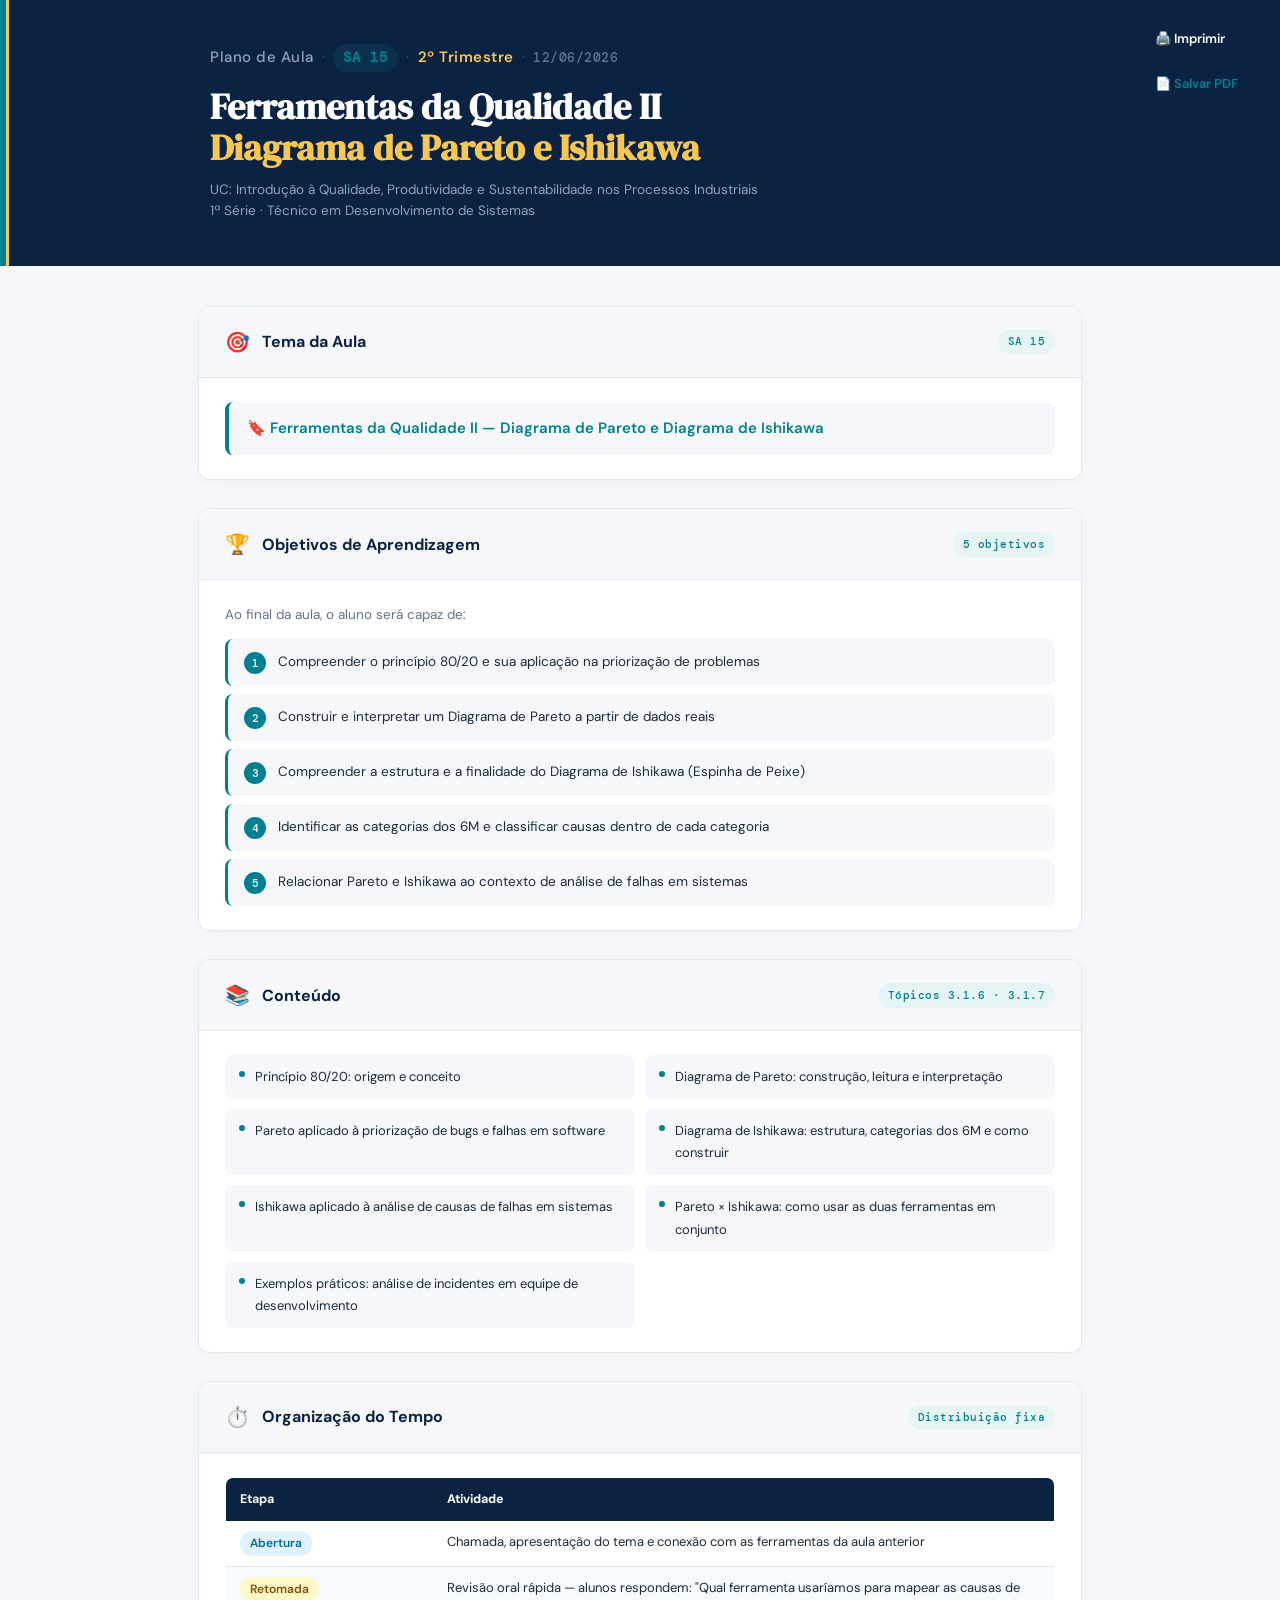
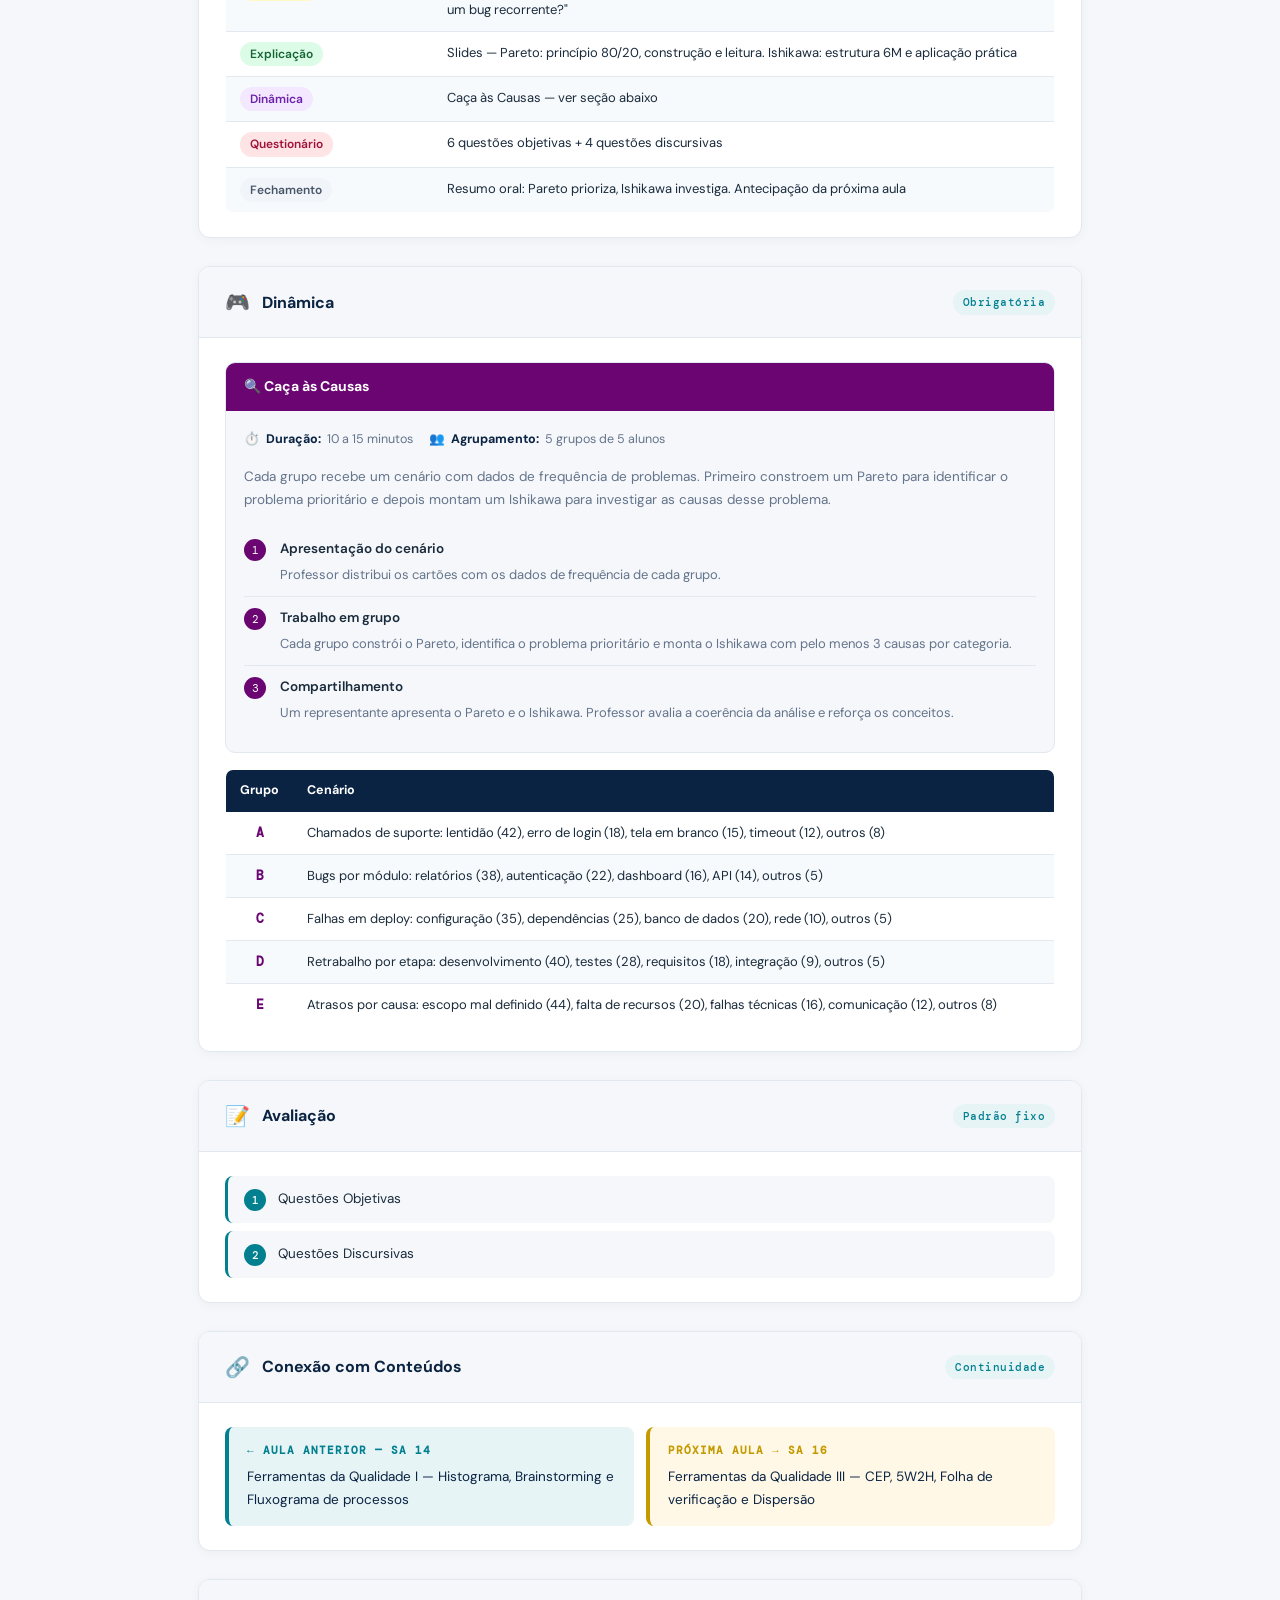
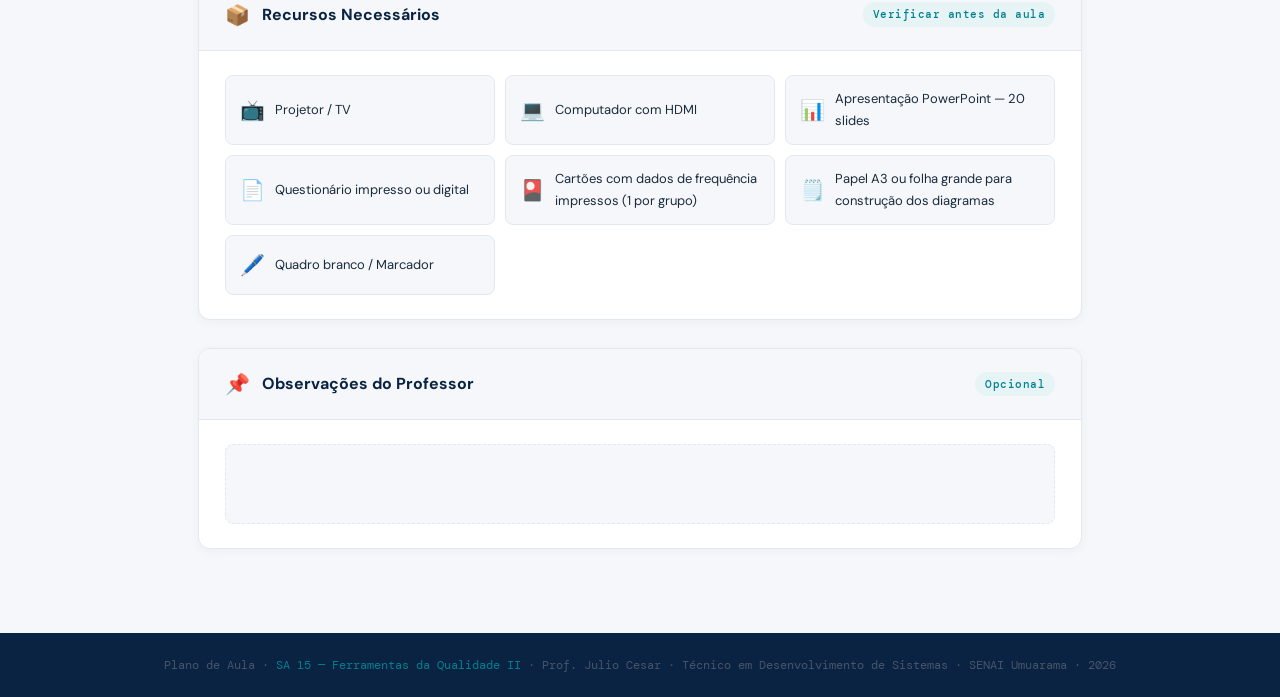
<file: plano_aula_SA15.html>
<!DOCTYPE html>
<html lang="pt-BR">
<head>
<meta charset="UTF-8">
<meta name="viewport" content="width=device-width, initial-scale=1.0">
<title>Plano de Aula SA 15 — Ferramentas da Qualidade II</title>
<link href="https://fonts.googleapis.com/css2?family=DM+Serif+Display&family=DM+Sans:ital,wght@0,300;0,400;0,500;0,600;0,700;1,400&family=DM+Mono:wght@400;500&display=swap" rel="stylesheet">
<style>
  :root {
    --teal:       #028090;
    --teal-light: #e6f4f6;
    --dark:       #0A2342;
    --yellow:     #F9C74F;
    --gold:       #C49A00;
    --gray:       #64748B;
    --light:      #F5F7FA;
    --white:      #FFFFFF;
    --text:       #1A2B3C;
    --red:        #E63946;
    --red-light:  #FFF0F0;
    --green:      #1A7A4A;
    --green-light:#EBF8F2;
    --border:     #E2E8F0;
    --warn-bg:    #FFF8E7;
    --purple:     #6A0572;
  }

  * { margin: 0; padding: 0; box-sizing: border-box; }

  body {
    font-family: 'DM Sans', sans-serif;
    background: var(--light);
    color: var(--text);
    line-height: 1.7;
  }

  /* PAGE HEADER */
  .page-header {
    background: var(--dark);
    position: relative;
    overflow: hidden;
  }
  .page-header::before {
    content:''; position:absolute; left:0; top:0; bottom:0;
    width:6px; background:var(--teal);
  }
  .page-header::after {
    content:''; position:absolute; left:6px; top:0; bottom:0;
    width:3px; background:var(--yellow);
  }
  .header-inner {
    max-width: 980px;
    margin: 0 auto;
    padding: 44px 48px 44px 60px;
    display: flex;
    justify-content: space-between;
    align-items: flex-start;
    gap: 32px;
  }
  .header-label {
    font-family: 'DM Sans', sans-serif;
    font-size: 15px;
    font-weight: 500;
    color: #94A3B8;
    letter-spacing: 0.5px;
    margin-bottom: 14px;
    display: flex;
    align-items: center;
    flex-wrap: wrap;
    gap: 8px;
  }
  .header-label .hl-sep { color: #475569; font-weight: 300; }
  .header-label .hl-sa {
    font-family: 'DM Mono', monospace;
    font-size: 14px;
    font-weight: 600;
    color: var(--teal);
    background: rgba(2,128,144,0.15);
    padding: 2px 10px;
    border-radius: 20px;
    letter-spacing: 1px;
  }
  .header-label .hl-tri  { color: var(--yellow); font-weight: 600; }
  .header-label .hl-data { font-family: 'DM Mono', monospace; font-size: 13px; color: #64748B; }
  .header-title {
    font-family: 'DM Serif Display', serif;
    font-size: 36px;
    line-height: 1.15;
    color: var(--white);
    margin-bottom: 10px;
  }
  .header-title span { color: var(--yellow); }
  .header-sub { font-size: 13.5px; color: #94A3B8; line-height: 1.6; }
  .header-sub .uc-nome { white-space: nowrap; display: block; }

  /* CONTAINER */
  .container { max-width: 980px; margin: 0 auto; padding: 40px 48px; }

  /* SECTION */
  .section {
    background: var(--white);
    border-radius: 12px;
    border: 1px solid var(--border);
    box-shadow: 0 2px 12px rgba(0,0,0,0.04);
    margin-bottom: 28px;
    overflow: hidden;
  }
  .section-header {
    display: flex;
    align-items: center;
    gap: 12px;
    padding: 18px 26px;
    border-bottom: 1px solid var(--border);
    background: var(--light);
  }
  .section-icon  { font-size: 20px; }
  .section-title { font-size: 16px; font-weight: 700; color: var(--dark); flex: 1; }
  .section-tag {
    font-family: 'DM Mono', monospace;
    font-size: 11px;
    font-weight: 500;
    background: var(--teal-light);
    color: var(--teal);
    padding: 3px 10px;
    border-radius: 12px;
    letter-spacing: 0.5px;
  }
  .section-body { padding: 24px 26px; }

  /* TEMA BOX */
  .tema-box {
    background: var(--light);
    border-radius: 8px;
    padding: 14px 18px;
    font-size: 15px;
    font-weight: 600;
    color: var(--dark);
    border-left: 4px solid var(--teal);
  }
  .tema-box span { color: var(--teal); }

  /* OBJECTIVES */
  .obj-intro { font-size: 13.5px; color: var(--gray); margin-bottom: 12px; }
  .obj-list  { list-style: none; display: flex; flex-direction: column; gap: 8px; }
  .obj-list li {
    display: flex;
    align-items: flex-start;
    gap: 12px;
    padding: 12px 16px;
    background: var(--light);
    border-radius: 8px;
    font-size: 13.5px;
    border-left: 3px solid var(--teal);
  }
  .obj-num {
    background: var(--teal);
    color: var(--white);
    font-family: 'DM Mono', monospace;
    font-size: 11px;
    font-weight: 500;
    width: 22px;
    height: 22px;
    border-radius: 50%;
    display: flex;
    align-items: center;
    justify-content: center;
    flex-shrink: 0;
    margin-top: 1px;
  }

  /* CONTENT GRID */
  .content-grid {
    display: grid;
    grid-template-columns: 1fr 1fr;
    gap: 10px;
  }
  .content-item {
    display: flex;
    align-items: flex-start;
    gap: 10px;
    padding: 11px 14px;
    background: var(--light);
    border-radius: 8px;
    font-size: 13px;
  }
  .content-bullet {
    width: 6px;
    height: 6px;
    background: var(--teal);
    border-radius: 50%;
    flex-shrink: 0;
    margin-top: 5px;
  }

  /* TIME TABLE */
  .time-table {
    width: 100%;
    border-collapse: collapse;
    font-size: 13px;
    border-radius: 8px;
    overflow: hidden;
    border: 1px solid var(--border);
  }
  .time-table thead tr { background: var(--dark); }
  .time-table th { color: var(--white); padding: 11px 14px; text-align: left; font-size: 12.5px; }
  .time-table td { padding: 10px 14px; border-bottom: 1px solid var(--border); vertical-align: top; }
  .time-table tr:last-child td { border-bottom: none; }
  .time-table tr:nth-child(even) td { background: #F7FAFC; }
  .etapa-pill {
    font-size: 12px;
    font-weight: 600;
    padding: 2px 10px;
    border-radius: 12px;
    display: inline-block;
    white-space: nowrap;
  }
  .ep-abertura { background:#E0F2FE; color:#0369A1; }
  .ep-retomada { background:#FEF9C3; color:#854D0E; }
  .ep-expl     { background:#DCFCE7; color:#166534; }
  .ep-dinamica { background:#F3E8FF; color:#6B21A8; }
  .ep-quest    { background:#FFE4E6; color:#9F1239; }
  .ep-fecha    { background:#F1F5F9; color:#475569; }

  /* DINAMICA BOX */
  .dinamica-box {
    background: var(--light);
    border: 1px solid var(--border);
    border-radius: 10px;
    overflow: hidden;
    margin-bottom: 16px;
  }
  .dinamica-header {
    background: var(--purple);
    color: var(--white);
    padding: 12px 18px;
    font-size: 14px;
    font-weight: 700;
    display: flex;
    align-items: center;
    gap: 8px;
  }
  .dinamica-body { padding: 18px; }
  .dinamica-meta { display: flex; gap: 16px; margin-bottom: 16px; flex-wrap: wrap; }
  .dinamica-meta-item {
    font-size: 12.5px;
    color: var(--gray);
    display: flex;
    align-items: center;
    gap: 6px;
  }
  .dinamica-meta-item strong { color: var(--dark); }
  .dinamica-step {
    display: flex;
    gap: 14px;
    padding: 10px 0;
    border-bottom: 1px solid var(--border);
    font-size: 13.5px;
  }
  .dinamica-step:last-child { border-bottom: none; }
  .step-num {
    background: var(--purple);
    color: var(--white);
    font-family: 'DM Mono', monospace;
    font-size: 11px;
    width: 22px;
    height: 22px;
    border-radius: 50%;
    display: flex;
    align-items: center;
    justify-content: center;
    flex-shrink: 0;
    margin-top: 1px;
  }

  /* CENARIOS TABLE */
  .cenarios-table {
    width: 100%;
    border-collapse: collapse;
    font-size: 13px;
    border-radius: 8px;
    overflow: hidden;
    border: 1px solid var(--border);
    margin-top: 16px;
  }
  .cenarios-table thead tr { background: var(--dark); }
  .cenarios-table th { color: var(--white); padding: 10px 14px; text-align: left; font-size: 12.5px; }
  .cenarios-table td { padding: 10px 14px; border-bottom: 1px solid var(--border); vertical-align: top; font-size: 13px; }
  .cenarios-table tr:last-child td { border-bottom: none; }
  .cenarios-table tr:nth-child(even) td { background: #F7FAFC; }
  .cenarios-table td:first-child {
    font-weight: 700;
    color: var(--purple);
    font-family: 'DM Mono', monospace;
    width: 60px;
    text-align: center;
  }

  /* CONNECTION BOX */
  .connection-row { display: grid; grid-template-columns: 1fr 1fr; gap: 12px; }
  .conn-card { border-radius: 8px; padding: 14px 18px; font-size: 13.5px; }
  .conn-ant  { background: var(--teal-light); border-left: 4px solid var(--teal); }
  .conn-prox { background: var(--warn-bg);    border-left: 4px solid var(--gold); }
  .conn-label {
    font-size: 11px;
    font-family: 'DM Mono', monospace;
    font-weight: 600;
    text-transform: uppercase;
    letter-spacing: 1px;
    margin-bottom: 6px;
  }
  .conn-ant .conn-label  { color: var(--teal); }
  .conn-prox .conn-label { color: var(--gold); }

  /* RECURSOS */
  .recursos-grid {
    display: grid;
    grid-template-columns: repeat(3, 1fr);
    gap: 10px;
  }
  .recurso-item {
    background: var(--light);
    border: 1px solid var(--border);
    border-radius: 8px;
    padding: 12px 14px;
    font-size: 13px;
    display: flex;
    align-items: center;
    gap: 10px;
  }
  .recurso-icon { font-size: 20px; }

  /* OBS */
  .obs-box {
    background: var(--light);
    border: 1px dashed var(--border);
    border-radius: 8px;
    padding: 16px 20px;
    min-height: 80px;
    font-size: 13.5px;
    color: var(--gray);
  }

  /* FOOTER */
  footer {
    background: var(--dark);
    color: #475569;
    text-align: center;
    padding: 22px;
    font-size: 12px;
    font-family: 'DM Mono', monospace;
    margin-top: 16px;
  }
  footer span { color: var(--teal); }

  /* BOTÕES DE AÇÃO */
  .btn-group {
    position: fixed;
    top: 20px;
    right: 24px;
    z-index: 999;
    display: flex;
    flex-direction: column;
    gap: 8px;
  }
  .btn-action {
    border: none;
    border-radius: 8px;
    padding: 10px 18px;
    font-family: 'DM Sans', sans-serif;
    font-size: 13px;
    font-weight: 600;
    cursor: pointer;
    display: flex;
    align-items: center;
    gap: 8px;
    white-space: nowrap;
    transition: all 0.2s;
  }
  .btn-imprimir { background: var(--dark); color: var(--white); box-shadow: none; }
  .btn-imprimir:hover { background: #1a3d66; box-shadow: 0 4px 12px rgba(10,35,66,0.4); }
  .btn-pdf { background: transparent; color: var(--teal); box-shadow: none; border: none; }
  .btn-pdf:hover { background: var(--teal); color: var(--white); box-shadow: 0 4px 12px rgba(2,128,144,0.4); }

  /* IMPRESSÃO / SALVAR EM PDF */
  @media print {
    @page { size: A4 portrait; margin: 18mm 14mm 16mm 14mm; }
    * { -webkit-print-color-adjust: exact !important; print-color-adjust: exact !important; }
    body { background: white !important; font-size: 11.5px; color: #1A2B3C; }
    .btn-group { display: none !important; }
    .page-header { background: var(--dark) !important; }
    .header-inner { padding: 16px 24px 16px 30px !important; gap: 16px !important; }
    .header-title  { font-size: 22px !important; }
    .header-label  { font-size: 11px !important; margin-bottom: 8px !important; gap: 5px !important; }
    .header-label .hl-sa { font-size: 10px !important; padding: 1px 7px !important; }
    .header-sub    { font-size: 11px !important; }
    .container { padding: 10px 0 !important; }
    .section {
      box-shadow: none !important;
      border: 1px solid #ccc !important;
      break-inside: avoid;
      margin-bottom: 12px !important;
    }
    .section-body   { padding: 14px 20px !important; }
    .section-header { padding: 10px 20px !important; }
    table { break-inside: avoid; }
    tr    { break-inside: avoid; }
    a[href]::after { content: none !important; }
    a { text-decoration: none !important; color: inherit !important; }
    .obs-box {
      min-height: 80px !important;
      background-image: repeating-linear-gradient(
        transparent, transparent 27px,
        #c8d0db 27px, #c8d0db 28px
      ) !important;
      background-color: white !important;
    }
    .content-grid    { grid-template-columns: 1fr 1fr !important; }
    .connection-row  { grid-template-columns: 1fr 1fr !important; }
    .recursos-grid   { grid-template-columns: repeat(3, 1fr) !important; }
    footer { background: var(--dark) !important; margin-top: 8px !important; padding: 12px !important; font-size: 10.5px !important; }
    .section.break-before-print { break-before: page; }
  }

  /* ── TABLET (≤ 960px) ── */
  @media (max-width: 960px) {
    .header-inner  { padding: 36px 32px 36px 44px; gap: 24px; }
    .container     { padding: 28px 32px; }
    .header-title  { font-size: 28px; }
    .recursos-grid { grid-template-columns: 1fr 1fr; }
    .btn-group     { top: 16px; right: 16px; }
  }

  /* ── MOBILE (≤ 768px) ── */
  @media (max-width: 768px) {
    .header-inner   { flex-direction: column; padding: 28px 20px 28px 28px; gap: 14px; }
    .container      { padding: 20px 16px; }
    .header-title   { font-size: 22px; }
    .header-label   { font-size: 13px; gap: 6px; }
    .header-sub     { font-size: 12.5px; }
    .uc-nome        { white-space: normal; }
    .section-header { padding: 14px 18px; gap: 10px; }
    .section-body   { padding: 18px; }
    .content-grid   { grid-template-columns: 1fr; }
    .connection-row { grid-template-columns: 1fr; }
    .recursos-grid  { grid-template-columns: 1fr 1fr; }
    .time-table,
    .cenarios-table { display: block; overflow-x: auto; -webkit-overflow-scrolling: touch; }
    .btn-group      { top: auto; bottom: 20px; right: 16px; flex-direction: row; }
    .btn-action     { padding: 9px 14px; font-size: 12px; }
  }

  /* ── SMALL MOBILE (≤ 480px) ── */
  @media (max-width: 480px) {
    .page-header::before { width: 4px; }
    .page-header::after  { left: 4px; width: 2px; }
    .header-inner        { padding: 20px 14px 20px 18px; gap: 10px; }
    .container           { padding: 14px 12px; }
    .header-title        { font-size: 18px; }
    .header-label        { font-size: 12px; gap: 5px; margin-bottom: 10px; }
    .header-label .hl-sa   { font-size: 12px; padding: 1px 8px; }
    .header-label .hl-data { font-size: 11px; }
    .header-sub          { font-size: 12px; }
    .section-header      { padding: 12px 14px; }
    .section-icon        { font-size: 16px; }
    .section-title       { font-size: 14px; }
    .section-body        { padding: 14px; }
    .recursos-grid       { grid-template-columns: 1fr; }
    .obj-list li         { padding: 10px 12px; font-size: 13px; }
    .content-item        { font-size: 12px; padding: 9px 12px; }
    .dinamica-body       { padding: 14px; }
    .dinamica-step       { font-size: 12.5px; }
    .btn-group           { bottom: 14px; right: 12px; gap: 6px; }
    .btn-action          { padding: 8px 12px; font-size: 11.5px; }
    footer               { padding: 16px; font-size: 11px; }
  }
</style>
</head>
<body>

<div class="btn-group">
  <button class="btn-action btn-imprimir" onclick="window.print()">🖨️ Imprimir</button>
  <button class="btn-action btn-pdf" onclick="salvarPDF()">📄 Salvar PDF</button>
</div>

<!-- HEADER -->
<div class="page-header">
  <div class="header-inner">
    <div>
      <div class="header-label">
        Plano de Aula
        <span class="hl-sep">·</span>
        <span class="hl-sa">SA 15</span>
        <span class="hl-sep">·</span>
        <span class="hl-tri">2º Trimestre</span>
        <span class="hl-sep">·</span>
        <span class="hl-data">12/06/2026</span>
      </div>
      <h1 class="header-title">Ferramentas da Qualidade II<br><span>Diagrama de Pareto e Ishikawa</span></h1>
      <p class="header-sub">
        <span class="uc-nome">UC: Introdução à Qualidade, Produtividade e Sustentabilidade nos Processos Industriais</span>
        1ª Série · Técnico em Desenvolvimento de Sistemas
      </p>
    </div>
  </div>
</div>

<div class="container">

  <!-- TEMA -->
  <div class="section">
    <div class="section-header">
      <span class="section-icon">🎯</span>
      <span class="section-title">Tema da Aula</span>
      <span class="section-tag">SA 15</span>
    </div>
    <div class="section-body">
      <div class="tema-box">
        🔖 <span>Ferramentas da Qualidade II — Diagrama de Pareto e Diagrama de Ishikawa</span>
      </div>
    </div>
  </div>

  <!-- OBJETIVOS -->
  <div class="section">
    <div class="section-header">
      <span class="section-icon">🏆</span>
      <span class="section-title">Objetivos de Aprendizagem</span>
      <span class="section-tag">5 objetivos</span>
    </div>
    <div class="section-body">
      <p class="obj-intro">Ao final da aula, o aluno será capaz de:</p>
      <ul class="obj-list">
        <li><span class="obj-num">1</span>Compreender o princípio 80/20 e sua aplicação na priorização de problemas</li>
        <li><span class="obj-num">2</span>Construir e interpretar um Diagrama de Pareto a partir de dados reais</li>
        <li><span class="obj-num">3</span>Compreender a estrutura e a finalidade do Diagrama de Ishikawa (Espinha de Peixe)</li>
        <li><span class="obj-num">4</span>Identificar as categorias dos 6M e classificar causas dentro de cada categoria</li>
        <li><span class="obj-num">5</span>Relacionar Pareto e Ishikawa ao contexto de análise de falhas em sistemas</li>
      </ul>
    </div>
  </div>

  <!-- CONTEÚDO -->
  <div class="section">
    <div class="section-header">
      <span class="section-icon">📚</span>
      <span class="section-title">Conteúdo</span>
      <span class="section-tag">Tópicos 3.1.6 · 3.1.7</span>
    </div>
    <div class="section-body">
      <div class="content-grid">
        <div class="content-item"><div class="content-bullet"></div>Princípio 80/20: origem e conceito</div>
        <div class="content-item"><div class="content-bullet"></div>Diagrama de Pareto: construção, leitura e interpretação</div>
        <div class="content-item"><div class="content-bullet"></div>Pareto aplicado à priorização de bugs e falhas em software</div>
        <div class="content-item"><div class="content-bullet"></div>Diagrama de Ishikawa: estrutura, categorias dos 6M e como construir</div>
        <div class="content-item"><div class="content-bullet"></div>Ishikawa aplicado à análise de causas de falhas em sistemas</div>
        <div class="content-item"><div class="content-bullet"></div>Pareto × Ishikawa: como usar as duas ferramentas em conjunto</div>
        <div class="content-item"><div class="content-bullet"></div>Exemplos práticos: análise de incidentes em equipe de desenvolvimento</div>
      </div>
    </div>
  </div>

  <!-- ORGANIZAÇÃO DO TEMPO -->
  <div class="section">
    <div class="section-header">
      <span class="section-icon">⏱️</span>
      <span class="section-title">Organização do Tempo</span>
      <span class="section-tag">Distribuição fixa</span>
    </div>
    <div class="section-body">
      <table class="time-table">
        <thead>
          <tr>
            <th style="width:25%">Etapa</th>
            <th>Atividade</th>
          </tr>
        </thead>
        <tbody>
          <tr>
            <td><span class="etapa-pill ep-abertura">Abertura</span></td>
            <td>Chamada, apresentação do tema e conexão com as ferramentas da aula anterior</td>
          </tr>
          <tr>
            <td><span class="etapa-pill ep-retomada">Retomada</span></td>
            <td>Revisão oral rápida — alunos respondem: "Qual ferramenta usaríamos para mapear as causas de um bug recorrente?"</td>
          </tr>
          <tr>
            <td><span class="etapa-pill ep-expl">Explicação</span></td>
            <td>Slides — Pareto: princípio 80/20, construção e leitura. Ishikawa: estrutura 6M e aplicação prática</td>
          </tr>
          <tr>
            <td><span class="etapa-pill ep-dinamica">Dinâmica</span></td>
            <td>Caça às Causas — ver seção abaixo</td>
          </tr>
          <tr>
            <td><span class="etapa-pill ep-quest">Questionário</span></td>
            <td>6 questões objetivas + 4 questões discursivas</td>
          </tr>
          <tr>
            <td><span class="etapa-pill ep-fecha">Fechamento</span></td>
            <td>Resumo oral: Pareto prioriza, Ishikawa investiga. Antecipação da próxima aula</td>
          </tr>
        </tbody>
      </table>
    </div>
  </div>

  <!-- DINÂMICA -->
  <div class="section">
    <div class="section-header">
      <span class="section-icon">🎮</span>
      <span class="section-title">Dinâmica</span>
      <span class="section-tag">Obrigatória</span>
    </div>
    <div class="section-body">
      <div class="dinamica-box">
        <div class="dinamica-header">🔍 Caça às Causas</div>
        <div class="dinamica-body">
          <div class="dinamica-meta">
            <div class="dinamica-meta-item">⏱️ <strong>Duração:</strong> 10 a 15 minutos</div>
            <div class="dinamica-meta-item">👥 <strong>Agrupamento:</strong> 5 grupos de 5 alunos</div>
          </div>
          <p style="font-size:13.5px;color:var(--gray);margin-bottom:16px;">Cada grupo recebe um cenário com dados de frequência de problemas. Primeiro constroem um Pareto para identificar o problema prioritário e depois montam um Ishikawa para investigar as causas desse problema.</p>
          <div class="dinamica-step">
            <div><div class="step-num">1</div></div>
            <div>
              <div style="font-weight:600;margin-bottom:3px;">Apresentação do cenário</div>
              <div style="color:var(--gray);font-size:13px;">Professor distribui os cartões com os dados de frequência de cada grupo.</div>
            </div>
          </div>
          <div class="dinamica-step">
            <div><div class="step-num">2</div></div>
            <div>
              <div style="font-weight:600;margin-bottom:3px;">Trabalho em grupo</div>
              <div style="color:var(--gray);font-size:13px;">Cada grupo constrói o Pareto, identifica o problema prioritário e monta o Ishikawa com pelo menos 3 causas por categoria.</div>
            </div>
          </div>
          <div class="dinamica-step">
            <div><div class="step-num">3</div></div>
            <div>
              <div style="font-weight:600;margin-bottom:3px;">Compartilhamento</div>
              <div style="color:var(--gray);font-size:13px;">Um representante apresenta o Pareto e o Ishikawa. Professor avalia a coerência da análise e reforça os conceitos.</div>
            </div>
          </div>
        </div>
      </div>
      <table class="cenarios-table">
        <thead>
          <tr><th>Grupo</th><th>Cenário</th></tr>
        </thead>
        <tbody>
          <tr><td>A</td><td>Chamados de suporte: lentidão (42), erro de login (18), tela em branco (15), timeout (12), outros (8)</td></tr>
          <tr><td>B</td><td>Bugs por módulo: relatórios (38), autenticação (22), dashboard (16), API (14), outros (5)</td></tr>
          <tr><td>C</td><td>Falhas em deploy: configuração (35), dependências (25), banco de dados (20), rede (10), outros (5)</td></tr>
          <tr><td>D</td><td>Retrabalho por etapa: desenvolvimento (40), testes (28), requisitos (18), integração (9), outros (5)</td></tr>
          <tr><td>E</td><td>Atrasos por causa: escopo mal definido (44), falta de recursos (20), falhas técnicas (16), comunicação (12), outros (8)</td></tr>
        </tbody>
      </table>
    </div>
  </div>

  <!-- AVALIAÇÃO -->
  <div class="section">
    <div class="section-header">
      <span class="section-icon">📝</span>
      <span class="section-title">Avaliação</span>
      <span class="section-tag">Padrão fixo</span>
    </div>
    <div class="section-body">
      <ul class="obj-list">
        <li><span class="obj-num">1</span>Questões Objetivas</li>
        <li><span class="obj-num">2</span>Questões Discursivas</li>
      </ul>
    </div>
  </div>

  <!-- CONEXÃO -->
  <div class="section">
    <div class="section-header">
      <span class="section-icon">🔗</span>
      <span class="section-title">Conexão com Conteúdos</span>
      <span class="section-tag">Continuidade</span>
    </div>
    <div class="section-body">
      <div class="connection-row">
        <div class="conn-card conn-ant">
          <div class="conn-label">← Aula anterior — SA 14</div>
          <div style="font-size:13.5px;color:var(--dark);">Ferramentas da Qualidade I — Histograma, Brainstorming e Fluxograma de processos</div>
        </div>
        <div class="conn-card conn-prox">
          <div class="conn-label">Próxima aula → SA 16</div>
          <div style="font-size:13.5px;color:var(--dark);">Ferramentas da Qualidade III — CEP, 5W2H, Folha de verificação e Dispersão</div>
        </div>
      </div>
    </div>
  </div>

  <!-- RECURSOS -->
  <div class="section">
    <div class="section-header">
      <span class="section-icon">📦</span>
      <span class="section-title">Recursos Necessários</span>
      <span class="section-tag">Verificar antes da aula</span>
    </div>
    <div class="section-body">
      <div class="recursos-grid">
        <div class="recurso-item"><span class="recurso-icon">📺</span><span>Projetor / TV</span></div>
        <div class="recurso-item"><span class="recurso-icon">💻</span><span>Computador com HDMI</span></div>
        <div class="recurso-item"><span class="recurso-icon">📊</span><span>Apresentação PowerPoint — 20 slides</span></div>
        <div class="recurso-item"><span class="recurso-icon">📄</span><span>Questionário impresso ou digital</span></div>
        <div class="recurso-item"><span class="recurso-icon">🎴</span><span>Cartões com dados de frequência impressos (1 por grupo)</span></div>
        <div class="recurso-item"><span class="recurso-icon">🗒️</span><span>Papel A3 ou folha grande para construção dos diagramas</span></div>
        <div class="recurso-item"><span class="recurso-icon">🖊️</span><span>Quadro branco / Marcador</span></div>
      </div>
    </div>
  </div>

  <!-- OBSERVAÇÕES -->
  <div class="section">
    <div class="section-header">
      <span class="section-icon">📌</span>
      <span class="section-title">Observações do Professor</span>
      <span class="section-tag">Opcional</span>
    </div>
    <div class="section-body">
      <div class="obs-box"></div>
    </div>
  </div>

</div>

<footer>
  Plano de Aula · <span>SA 15 — Ferramentas da Qualidade II</span> · Prof. Julio Cesar · Técnico em Desenvolvimento de Sistemas · SENAI Umuarama · 2026
</footer>

<script>
  function salvarPDF() {
    const tituloOriginal = document.title;
    document.title = 'Plano_Aula_SA15_Ferramentas_Qualidade_II';
    window.print();
    setTimeout(() => { document.title = tituloOriginal; }, 1000);
  }
</script>
</body>
</html>
</file>
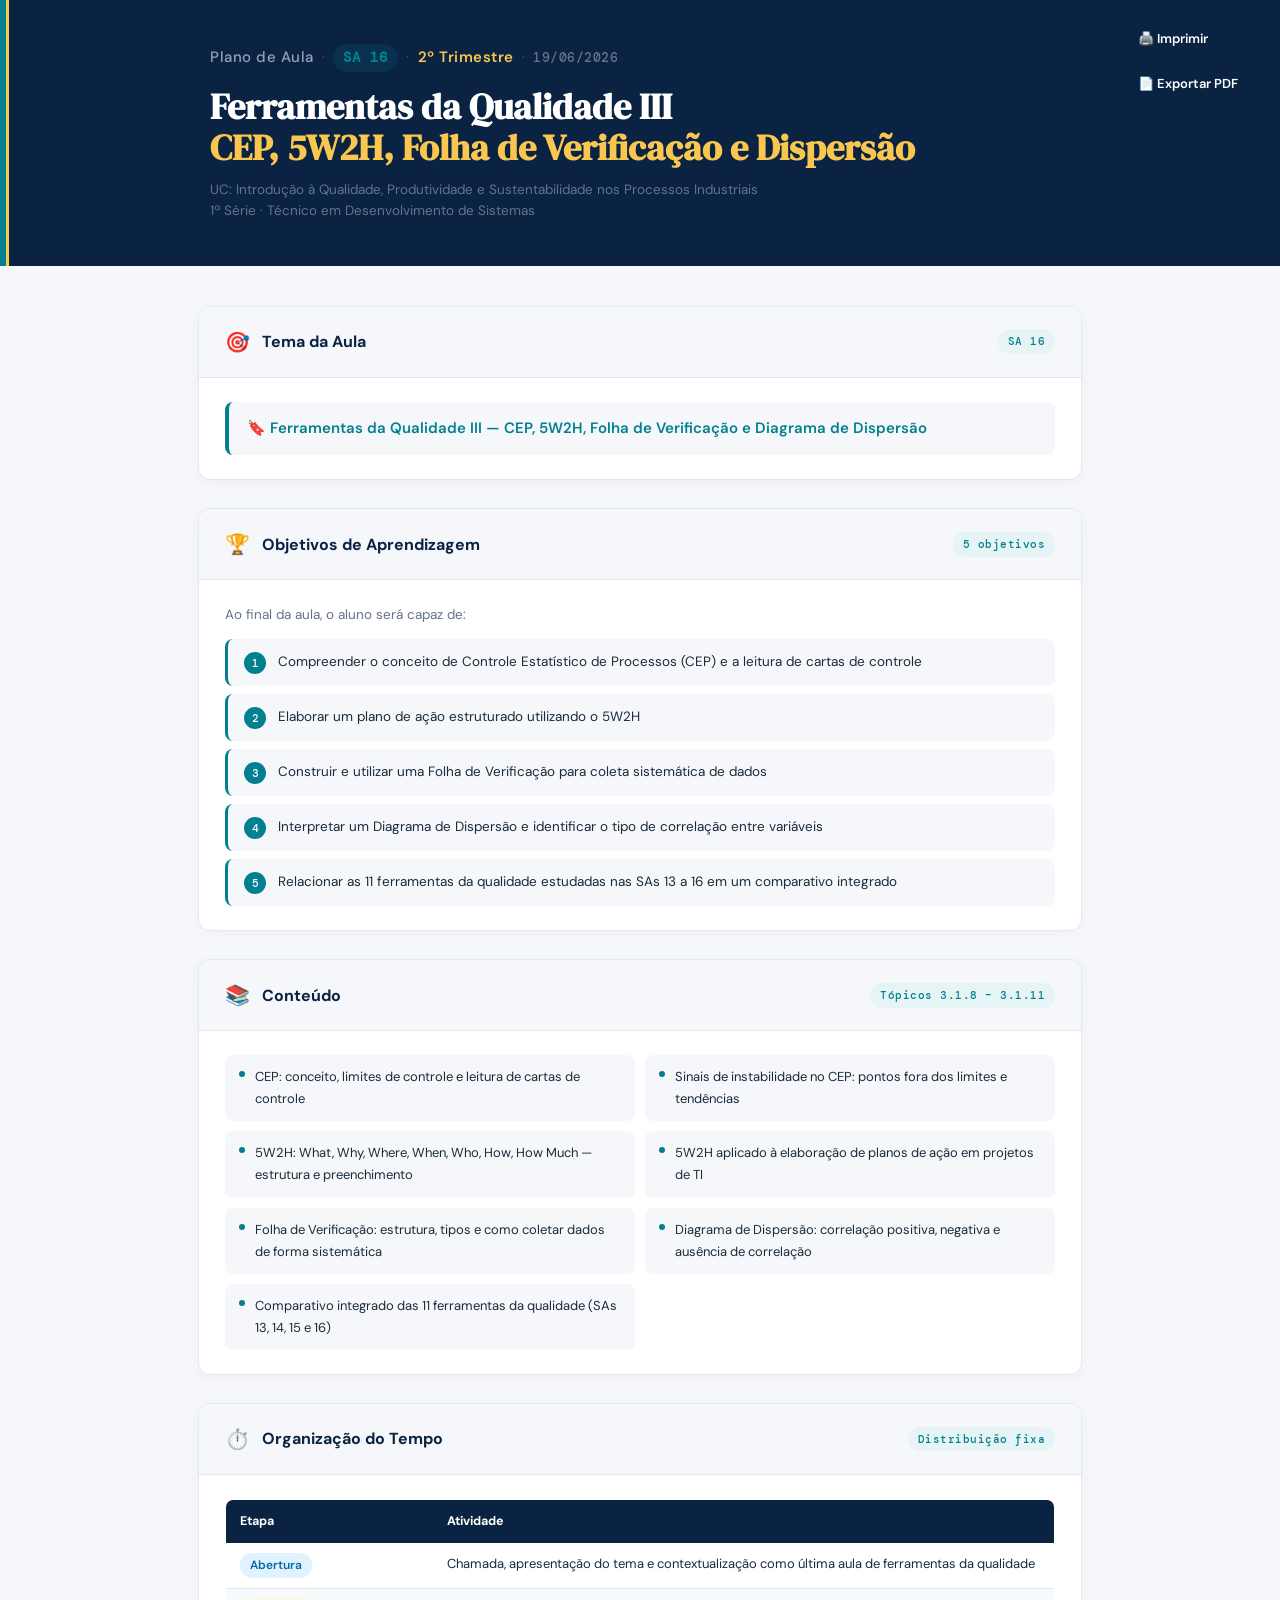
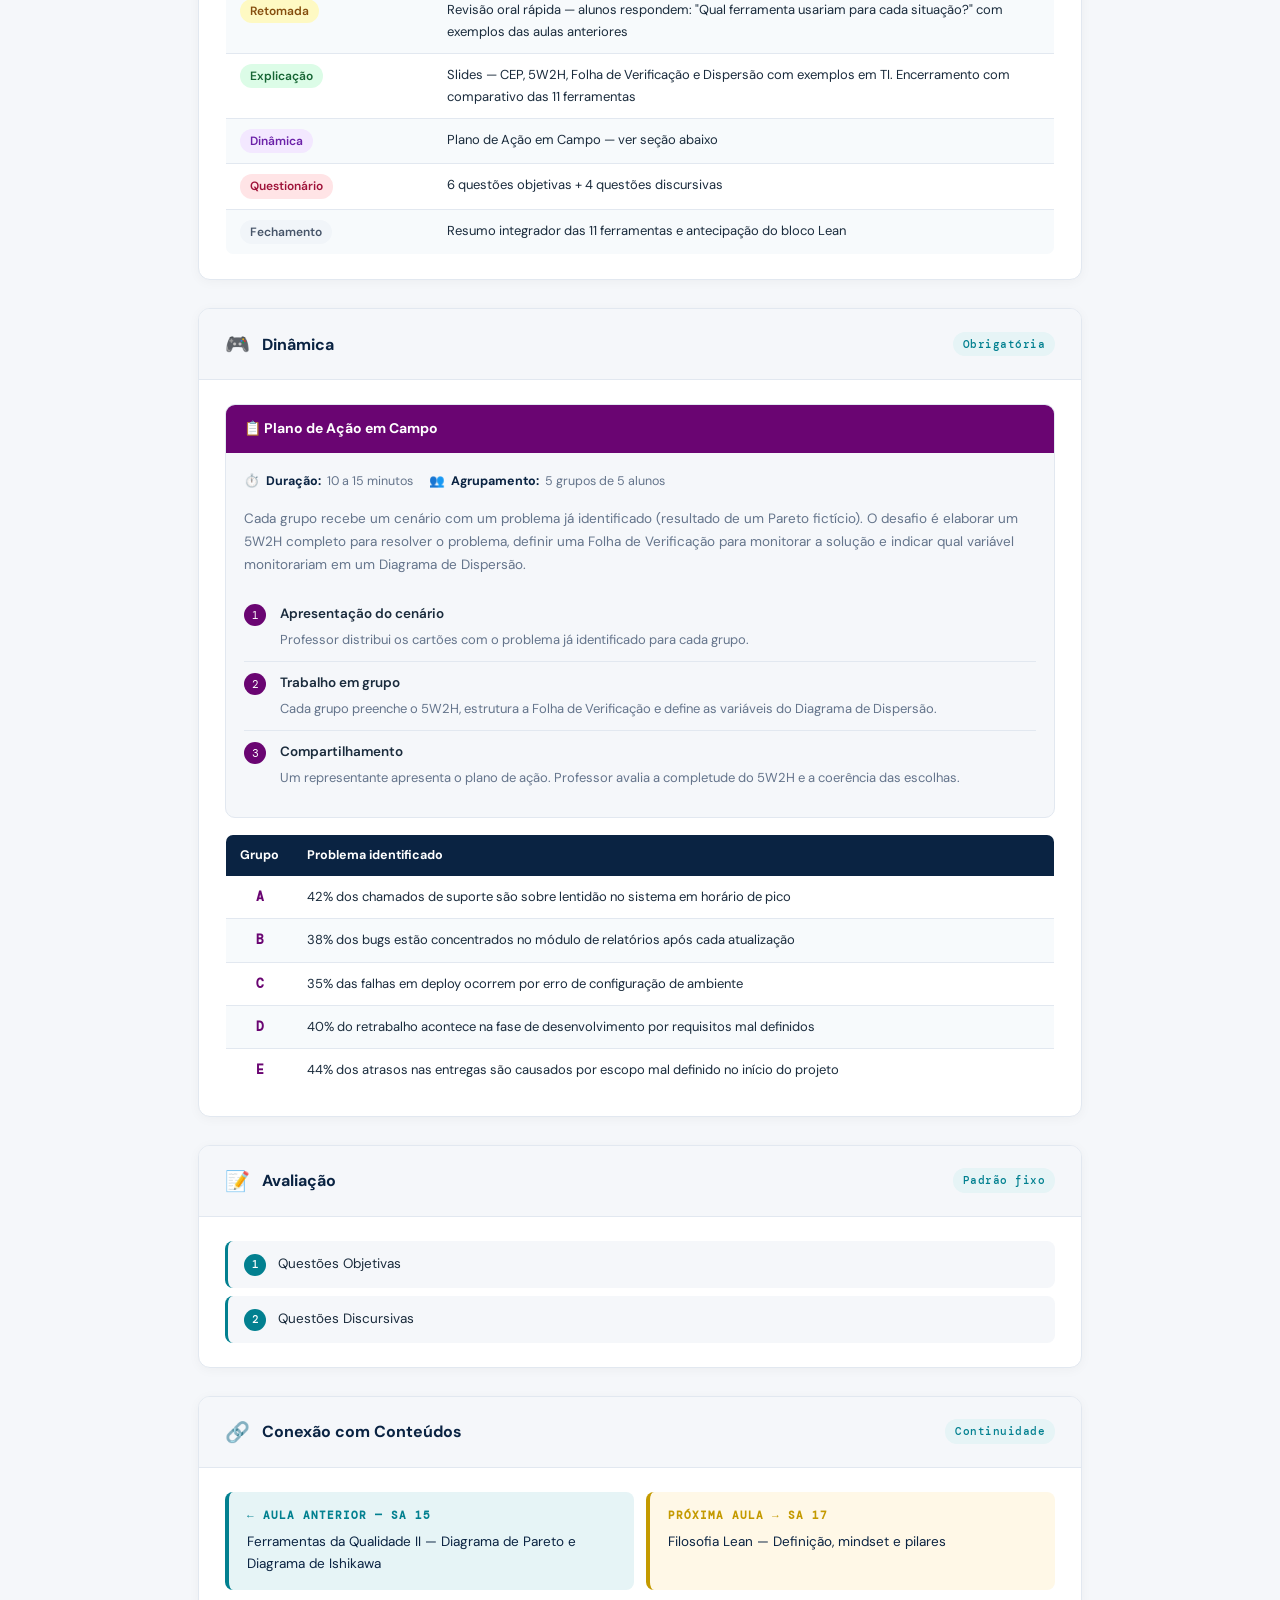
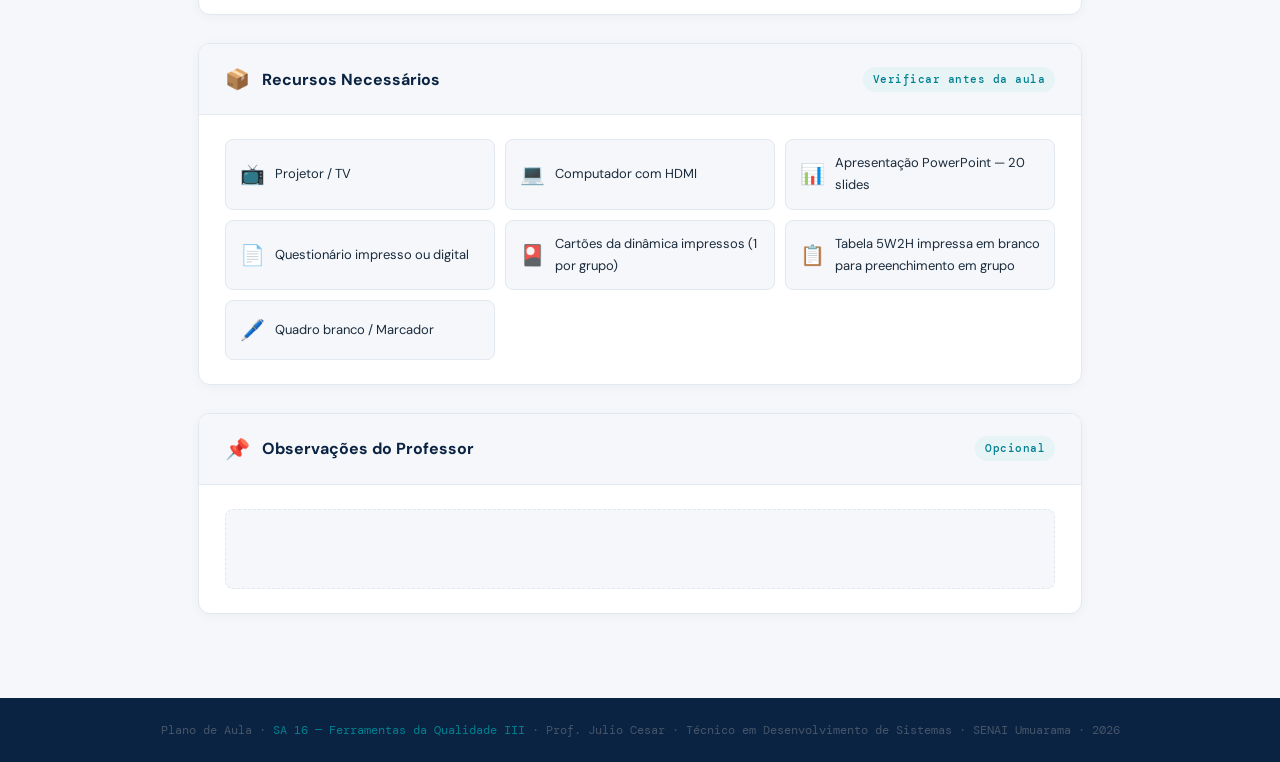
<file: plano_aula_SA16.html>
<!DOCTYPE html>
<html lang="pt-BR">
<head>
<meta charset="UTF-8">
<meta name="viewport" content="width=device-width, initial-scale=1.0">
<title>Plano de Aula SA 16 — Ferramentas da Qualidade III</title>
<meta name="description" content="Plano de aula SA 16 — Ferramentas da Qualidade III para o curso Técnico em Desenvolvimento de Sistemas · SENAI Umuarama">
<meta name="theme-color" content="#0A2342">
<link href="https://fonts.googleapis.com/css2?family=DM+Serif+Display&family=DM+Sans:ital,wght@0,300;0,400;0,500;0,600;0,700;1,400&family=DM+Mono:wght@400;500&display=swap" rel="stylesheet">
<style>
  :root {
    --teal:       #028090;
    --teal-light: #e6f4f6;
    --dark:       #0A2342;
    --yellow:     #F9C74F;
    --gold:       #C49A00;
    --gray:       #64748B;
    --light:      #F5F7FA;
    --white:      #FFFFFF;
    --text:       #1A2B3C;
    --red:        #E63946;
    --red-light:  #FFF0F0;
    --green:      #1A7A4A;
    --green-light:#EBF8F2;
    --border:     #E2E8F0;
    --warn-bg:    #FFF8E7;
    --purple:     #6A0572;
  }

  html { scroll-behavior: smooth; }
  * { margin: 0; padding: 0; box-sizing: border-box; }

  body {
    font-family: 'DM Sans', sans-serif;
    background: var(--light);
    color: var(--text);
    line-height: 1.7;
  }

  /* PAGE HEADER */
  .page-header {
    background: var(--dark);
    position: relative;
    overflow: hidden;
  }
  .page-header::before {
    content:''; position:absolute; left:0; top:0; bottom:0;
    width:6px; background:var(--teal);
  }
  .page-header::after {
    content:''; position:absolute; left:6px; top:0; bottom:0;
    width:3px; background:var(--yellow);
  }
  .header-inner {
    max-width: 980px;
    margin: 0 auto;
    padding: 44px 48px 44px 60px;
    display: flex;
    justify-content: space-between;
    align-items: flex-start;
    gap: 32px;
  }
  .header-label {
    font-family: 'DM Sans', sans-serif;
    font-size: 15px;
    font-weight: 500;
    color: #94A3B8;
    letter-spacing: 0.5px;
    margin-bottom: 14px;
    display: flex;
    align-items: center;
    flex-wrap: wrap;
    gap: 8px;
  }
  .header-label .hl-sep { color: #475569; font-weight: 300; }
  .header-label .hl-sa {
    font-family: 'DM Mono', monospace;
    font-size: 14px;
    font-weight: 600;
    color: var(--teal);
    background: rgba(2,128,144,0.15);
    padding: 2px 10px;
    border-radius: 20px;
    letter-spacing: 1px;
  }
  .header-label .hl-tri  { color: var(--yellow); font-weight: 600; }
  .header-label .hl-data { font-family: 'DM Mono', monospace; font-size: 13px; color: #64748B; }
  .header-title {
    font-family: 'DM Serif Display', serif;
    font-size: 36px;
    line-height: 1.15;
    color: var(--white);
    margin-bottom: 10px;
  }
  .header-title span { color: var(--yellow); }
  .header-sub { font-size: 13.5px; color: #64748B; line-height: 1.6; }
  .header-sub .uc-nome { white-space: nowrap; display: block; }

  /* CONTAINER */
  .container { max-width: 980px; margin: 0 auto; padding: 40px 48px; }

  /* SECTION */
  .section {
    background: var(--white);
    border-radius: 12px;
    border: 1px solid var(--border);
    box-shadow: 0 2px 12px rgba(0,0,0,0.04);
    margin-bottom: 28px;
    overflow: hidden;
  }
  .section-header {
    display: flex;
    align-items: center;
    gap: 12px;
    padding: 18px 26px;
    border-bottom: 1px solid var(--border);
    background: var(--light);
  }
  .section-icon  { font-size: 20px; }
  .section-title { font-size: 16px; font-weight: 700; color: var(--dark); flex: 1; }
  .section-tag {
    font-family: 'DM Mono', monospace;
    font-size: 11px;
    font-weight: 500;
    background: var(--teal-light);
    color: var(--teal);
    padding: 3px 10px;
    border-radius: 12px;
    letter-spacing: 0.5px;
  }
  .section-body { padding: 24px 26px; }

  /* TEMA BOX */
  .tema-box {
    background: var(--light);
    border-radius: 8px;
    padding: 14px 18px;
    font-size: 15px;
    font-weight: 600;
    color: var(--dark);
    border-left: 4px solid var(--teal);
  }
  .tema-box span { color: var(--teal); }

  /* OBJECTIVES */
  .obj-intro { font-size: 13.5px; color: var(--gray); margin-bottom: 12px; }
  .obj-list  { list-style: none; display: flex; flex-direction: column; gap: 8px; }
  .obj-list li {
    display: flex;
    align-items: flex-start;
    gap: 12px;
    padding: 12px 16px;
    background: var(--light);
    border-radius: 8px;
    font-size: 13.5px;
    border-left: 3px solid var(--teal);
  }
  .obj-num {
    background: var(--teal);
    color: var(--white);
    font-family: 'DM Mono', monospace;
    font-size: 11px;
    font-weight: 500;
    width: 22px;
    height: 22px;
    border-radius: 50%;
    display: flex;
    align-items: center;
    justify-content: center;
    flex-shrink: 0;
    margin-top: 1px;
  }

  /* CONTENT GRID */
  .content-grid {
    display: grid;
    grid-template-columns: 1fr 1fr;
    gap: 10px;
  }
  .content-item {
    display: flex;
    align-items: flex-start;
    gap: 10px;
    padding: 11px 14px;
    background: var(--light);
    border-radius: 8px;
    font-size: 13px;
  }
  .content-bullet {
    width: 6px;
    height: 6px;
    background: var(--teal);
    border-radius: 50%;
    flex-shrink: 0;
    margin-top: 5px;
  }

  /* TIME TABLE */
  .time-table {
    width: 100%;
    border-collapse: collapse;
    font-size: 13px;
    border-radius: 8px;
    overflow: hidden;
    border: 1px solid var(--border);
  }
  .time-table thead tr { background: var(--dark); }
  .time-table th { color: var(--white); padding: 11px 14px; text-align: left; font-size: 12.5px; }
  .time-table td { padding: 10px 14px; border-bottom: 1px solid var(--border); vertical-align: top; }
  .time-table tr:last-child td { border-bottom: none; }
  .time-table tr:nth-child(even) td { background: #F7FAFC; }
  .etapa-pill {
    font-size: 12px;
    font-weight: 600;
    padding: 2px 10px;
    border-radius: 12px;
    display: inline-block;
    white-space: nowrap;
  }
  .ep-abertura { background:#E0F2FE; color:#0369A1; }
  .ep-retomada { background:#FEF9C3; color:#854D0E; }
  .ep-expl     { background:#DCFCE7; color:#166534; }
  .ep-dinamica { background:#F3E8FF; color:#6B21A8; }
  .ep-quest    { background:#FFE4E6; color:#9F1239; }
  .ep-fecha    { background:#F1F5F9; color:#475569; }

  /* DINAMICA BOX */
  .dinamica-box {
    background: var(--light);
    border: 1px solid var(--border);
    border-radius: 10px;
    overflow: hidden;
    margin-bottom: 16px;
  }
  .dinamica-header {
    background: var(--purple);
    color: var(--white);
    padding: 12px 18px;
    font-size: 14px;
    font-weight: 700;
    display: flex;
    align-items: center;
    gap: 8px;
  }
  .dinamica-body { padding: 18px; }
  .dinamica-meta { display: flex; gap: 16px; margin-bottom: 16px; flex-wrap: wrap; }
  .dinamica-meta-item {
    font-size: 12.5px;
    color: var(--gray);
    display: flex;
    align-items: center;
    gap: 6px;
  }
  .dinamica-meta-item strong { color: var(--dark); }
  .dinamica-step {
    display: flex;
    gap: 14px;
    padding: 10px 0;
    border-bottom: 1px solid var(--border);
    font-size: 13.5px;
  }
  .dinamica-step:last-child { border-bottom: none; }
  .step-num {
    background: var(--purple);
    color: var(--white);
    font-family: 'DM Mono', monospace;
    font-size: 11px;
    width: 22px;
    height: 22px;
    border-radius: 50%;
    display: flex;
    align-items: center;
    justify-content: center;
    flex-shrink: 0;
    margin-top: 1px;
  }

  /* CENARIOS TABLE */
  .cenarios-table {
    width: 100%;
    border-collapse: collapse;
    font-size: 13px;
    border-radius: 8px;
    overflow: hidden;
    border: 1px solid var(--border);
    margin-top: 16px;
  }
  .cenarios-table thead tr { background: var(--dark); }
  .cenarios-table th { color: var(--white); padding: 10px 14px; text-align: left; font-size: 12.5px; }
  .cenarios-table td { padding: 10px 14px; border-bottom: 1px solid var(--border); vertical-align: top; font-size: 13px; }
  .cenarios-table tr:last-child td { border-bottom: none; }
  .cenarios-table tr:nth-child(even) td { background: #F7FAFC; }
  .cenarios-table td:first-child {
    font-weight: 700;
    color: var(--purple);
    font-family: 'DM Mono', monospace;
    width: 60px;
    text-align: center;
  }

  /* CONNECTION BOX */
  .connection-row { display: grid; grid-template-columns: 1fr 1fr; gap: 12px; }
  .conn-card { border-radius: 8px; padding: 14px 18px; font-size: 13.5px; }
  .conn-ant  { background: var(--teal-light); border-left: 4px solid var(--teal); }
  .conn-prox { background: var(--warn-bg);    border-left: 4px solid var(--gold); }
  .conn-label {
    font-size: 11px;
    font-family: 'DM Mono', monospace;
    font-weight: 600;
    text-transform: uppercase;
    letter-spacing: 1px;
    margin-bottom: 6px;
  }
  .conn-ant .conn-label  { color: var(--teal); }
  .conn-prox .conn-label { color: var(--gold); }

  /* RECURSOS */
  .recursos-grid {
    display: grid;
    grid-template-columns: repeat(3, 1fr);
    gap: 10px;
  }
  .recurso-item {
    background: var(--light);
    border: 1px solid var(--border);
    border-radius: 8px;
    padding: 12px 14px;
    font-size: 13px;
    display: flex;
    align-items: center;
    gap: 10px;
  }
  .recurso-icon { font-size: 20px; }

  /* OBS */
  .obs-box {
    background: var(--light);
    border: 1px dashed var(--border);
    border-radius: 8px;
    padding: 16px 20px;
    min-height: 80px;
    font-size: 13.5px;
    color: var(--gray);
  }

  /* FOOTER */
  footer {
    background: var(--dark);
    color: #475569;
    text-align: center;
    padding: 22px;
    font-size: 12px;
    font-family: 'DM Mono', monospace;
    margin-top: 16px;
  }
  footer span { color: var(--teal); }

  /* BOTÕES DE AÇÃO */
  .btn-group {
    position: fixed;
    top: 20px;
    right: 24px;
    z-index: 999;
    display: flex;
    flex-direction: column;
    gap: 8px;
  }
  .btn-action {
    border: none;
    border-radius: 8px;
    padding: 10px 18px;
    font-family: 'DM Sans', sans-serif;
    font-size: 13px;
    font-weight: 600;
    cursor: pointer;
    display: flex;
    align-items: center;
    gap: 8px;
    white-space: nowrap;
    transition: all 0.2s ease;
  }
  .btn-action:active { transform: scale(0.97); }
  .btn-imprimir { background: var(--dark); color: var(--white); box-shadow: none; }
  .btn-imprimir:hover { background: #1a3d66; box-shadow: 0 4px 12px rgba(10,35,66,0.4); }
  .btn-pdf { background: var(--dark); color: var(--white); box-shadow: none; }
  .btn-pdf:hover { background: #1a3d66; box-shadow: 0 4px 12px rgba(10,35,66,0.4); }
  button:focus,
  .btn-action:focus,
  a:focus {
    outline: 3px solid var(--yellow);
    outline-offset: 2px;
  }

  /* IMPRESSÃO / SALVAR EM PDF */
  @media print {
    @page { size: A4 portrait; margin: 18mm 14mm 16mm 14mm; }
    * { -webkit-print-color-adjust: exact !important; print-color-adjust: exact !important; }
    body { background: white !important; font-size: 11.5px; color: #1A2B3C; }
    .btn-group { display: none !important; }
    .page-header { background: var(--dark) !important; }
    .header-inner { padding: 16px 24px 16px 30px !important; gap: 16px !important; }
    .header-title  { font-size: 22px !important; }
    .header-label  { font-size: 11px !important; margin-bottom: 8px !important; gap: 5px !important; }
    .header-label .hl-sa { font-size: 10px !important; padding: 1px 7px !important; }
    .header-sub    { font-size: 11px !important; }
    .container { padding: 10px 0 !important; }
    .section {
      box-shadow: none !important;
      border: 1px solid #ccc !important;
      break-inside: avoid;
      margin-bottom: 12px !important;
    }
    .section-body   { padding: 14px 20px !important; }
    .section-header { padding: 10px 20px !important; }
    table { break-inside: avoid; }
    tr    { break-inside: avoid; }
    a[href]::after { content: none !important; }
    a { text-decoration: none !important; color: inherit !important; }
    .obs-box {
      min-height: 80px !important;
      background-image: repeating-linear-gradient(
        transparent, transparent 27px,
        #c8d0db 27px, #c8d0db 28px
      ) !important;
      background-color: white !important;
    }
    .content-grid    { grid-template-columns: 1fr 1fr !important; }
    .connection-row  { grid-template-columns: 1fr 1fr !important; }
    .recursos-grid   { grid-template-columns: repeat(3, 1fr) !important; }
    footer { background: var(--dark) !important; margin-top: 8px !important; padding: 12px !important; font-size: 10.5px !important; }
    .section.break-before-print { break-before: page; }
  }

  /* ── TABLET (≤ 960px) ── */
  @media (max-width: 960px) {
    .header-inner  { padding: 36px 32px 36px 44px; gap: 24px; }
    .container     { padding: 28px 32px; }
    .header-title  { font-size: 28px; }
    .recursos-grid { grid-template-columns: 1fr 1fr; }
    .btn-group     { top: 16px; right: 16px; }
  }

  /* ── MOBILE (≤ 768px) ── */
  @media (max-width: 768px) {
    .header-inner   { flex-direction: column; padding: 28px 20px 28px 28px; gap: 14px; }
    .container      { padding: 20px 16px; }
    .header-title   { font-size: 22px; }
    .header-label   { font-size: 13px; gap: 6px; }
    .header-sub     { font-size: 12.5px; }
    .uc-nome        { white-space: normal; }
    .section-header { padding: 14px 18px; gap: 10px; }
    .section-body   { padding: 18px; }
    .content-grid   { grid-template-columns: 1fr; }
    .connection-row { grid-template-columns: 1fr; }
    .recursos-grid  { grid-template-columns: 1fr 1fr; }
    .time-table,
    .cenarios-table { display: block; overflow-x: auto; -webkit-overflow-scrolling: touch; }
    .btn-group      { top: auto; bottom: 20px; right: 16px; flex-direction: row; }
    .btn-action     { padding: 9px 14px; font-size: 12px; }
  }

  /* ── SMALL MOBILE (≤ 480px) ── */
  @media (max-width: 480px) {
    .page-header::before { width: 4px; }
    .page-header::after  { left: 4px; width: 2px; }
    .header-inner        { padding: 20px 14px 20px 18px; gap: 10px; }
    .container           { padding: 14px 12px; }
    .header-title        { font-size: 18px; }
    .header-label        { font-size: 12px; gap: 5px; margin-bottom: 10px; }
    .header-label .hl-sa   { font-size: 12px; padding: 1px 8px; }
    .header-label .hl-data { font-size: 11px; }
    .header-sub          { font-size: 12px; }
    .section-header      { padding: 12px 14px; }
    .section-icon        { font-size: 16px; }
    .section-title       { font-size: 14px; }
    .section-body        { padding: 14px; }
    .recursos-grid       { grid-template-columns: 1fr; }
    .obj-list li         { padding: 10px 12px; font-size: 13px; }
    .content-item        { font-size: 12px; padding: 9px 12px; }
    .dinamica-body       { padding: 14px; }
    .dinamica-step       { font-size: 12.5px; }
    .btn-group           { bottom: 14px; right: 12px; gap: 6px; }
    .btn-action          { padding: 8px 12px; font-size: 11.5px; }
    footer               { padding: 16px; font-size: 11px; }
  }

  /* ── BOTÃO VOLTAR AO TOPO ── */
  #btn-topo {
    position: fixed;
    bottom: 24px;
    right: 24px;
    width: 44px;
    height: 44px;
    border-radius: 50%;
    background: var(--dark);
    color: var(--white);
    border: none;
    font-size: 18px;
    font-weight: 700;
    cursor: pointer;
    z-index: 999;
    display: none;
    align-items: center;
    justify-content: center;
    box-shadow: 0 4px 12px rgba(0,0,0,0.2);
    transition: all 0.2s ease;
  }
  #btn-topo.visible { display: flex; }
  #btn-topo:hover   { background: var(--teal); transform: translateY(-2px); }
  #btn-topo:focus   { outline: 3px solid var(--teal-light); outline-offset: 2px; }
  @media print { #btn-topo { display: none !important; } }
</style>
</head>
<body>

<div class="btn-group">
  <button class="btn-action btn-imprimir" onclick="window.print()" aria-label="Imprimir plano de aula">🖨️ Imprimir</button>
  <button class="btn-action btn-pdf" onclick="salvarPDF()" aria-label="Exportar plano de aula como PDF">📄 Exportar PDF</button>
</div>

<!-- HEADER -->
<header class="page-header">
  <div class="header-inner">
    <div>
      <div class="header-label">
        Plano de Aula
        <span class="hl-sep">·</span>
        <span class="hl-sa">SA 16</span>
        <span class="hl-sep">·</span>
        <span class="hl-tri">2º Trimestre</span>
        <span class="hl-sep">·</span>
        <span class="hl-data">19/06/2026</span>
      </div>
      <h1 class="header-title">Ferramentas da Qualidade III<br><span>CEP, 5W2H, Folha de Verificação e Dispersão</span></h1>
      <p class="header-sub">
        <span class="uc-nome">UC: Introdução à Qualidade, Produtividade e Sustentabilidade nos Processos Industriais</span>
        1ª Série · Técnico em Desenvolvimento de Sistemas
      </p>
    </div>
  </div>
</header>

<main class="container">

  <!-- TEMA -->
  <section class="section">
    <div class="section-header">
      <span class="section-icon">🎯</span>
      <span class="section-title">Tema da Aula</span>
      <span class="section-tag">SA 16</span>
    </div>
    <div class="section-body">
      <div class="tema-box">
        🔖 <span>Ferramentas da Qualidade III — CEP, 5W2H, Folha de Verificação e Diagrama de Dispersão</span>
      </div>
    </div>
  </section>

  <!-- OBJETIVOS -->
  <section class="section">
    <div class="section-header">
      <span class="section-icon">🏆</span>
      <span class="section-title">Objetivos de Aprendizagem</span>
      <span class="section-tag">5 objetivos</span>
    </div>
    <div class="section-body">
      <p class="obj-intro">Ao final da aula, o aluno será capaz de:</p>
      <ul class="obj-list">
        <li><span class="obj-num">1</span>Compreender o conceito de Controle Estatístico de Processos (CEP) e a leitura de cartas de controle</li>
        <li><span class="obj-num">2</span>Elaborar um plano de ação estruturado utilizando o 5W2H</li>
        <li><span class="obj-num">3</span>Construir e utilizar uma Folha de Verificação para coleta sistemática de dados</li>
        <li><span class="obj-num">4</span>Interpretar um Diagrama de Dispersão e identificar o tipo de correlação entre variáveis</li>
        <li><span class="obj-num">5</span>Relacionar as 11 ferramentas da qualidade estudadas nas SAs 13 a 16 em um comparativo integrado</li>
      </ul>
    </div>
  </section>

  <!-- CONTEÚDO -->
  <section class="section">
    <div class="section-header">
      <span class="section-icon">📚</span>
      <span class="section-title">Conteúdo</span>
      <span class="section-tag">Tópicos 3.1.8 – 3.1.11</span>
    </div>
    <div class="section-body">
      <div class="content-grid">
        <div class="content-item"><div class="content-bullet"></div>CEP: conceito, limites de controle e leitura de cartas de controle</div>
        <div class="content-item"><div class="content-bullet"></div>Sinais de instabilidade no CEP: pontos fora dos limites e tendências</div>
        <div class="content-item"><div class="content-bullet"></div>5W2H: What, Why, Where, When, Who, How, How Much — estrutura e preenchimento</div>
        <div class="content-item"><div class="content-bullet"></div>5W2H aplicado à elaboração de planos de ação em projetos de TI</div>
        <div class="content-item"><div class="content-bullet"></div>Folha de Verificação: estrutura, tipos e como coletar dados de forma sistemática</div>
        <div class="content-item"><div class="content-bullet"></div>Diagrama de Dispersão: correlação positiva, negativa e ausência de correlação</div>
        <div class="content-item"><div class="content-bullet"></div>Comparativo integrado das 11 ferramentas da qualidade (SAs 13, 14, 15 e 16)</div>
      </div>
    </div>
  </section>

  <!-- ORGANIZAÇÃO DO TEMPO -->
  <section class="section">
    <div class="section-header">
      <span class="section-icon">⏱️</span>
      <span class="section-title">Organização do Tempo</span>
      <span class="section-tag">Distribuição fixa</span>
    </div>
    <div class="section-body">
      <table class="time-table">
        <thead>
          <tr>
            <th style="width:25%">Etapa</th>
            <th>Atividade</th>
          </tr>
        </thead>
        <tbody>
          <tr>
            <td><span class="etapa-pill ep-abertura">Abertura</span></td>
            <td>Chamada, apresentação do tema e contextualização como última aula de ferramentas da qualidade</td>
          </tr>
          <tr>
            <td><span class="etapa-pill ep-retomada">Retomada</span></td>
            <td>Revisão oral rápida — alunos respondem: "Qual ferramenta usariam para cada situação?" com exemplos das aulas anteriores</td>
          </tr>
          <tr>
            <td><span class="etapa-pill ep-expl">Explicação</span></td>
            <td>Slides — CEP, 5W2H, Folha de Verificação e Dispersão com exemplos em TI. Encerramento com comparativo das 11 ferramentas</td>
          </tr>
          <tr>
            <td><span class="etapa-pill ep-dinamica">Dinâmica</span></td>
            <td>Plano de Ação em Campo — ver seção abaixo</td>
          </tr>
          <tr>
            <td><span class="etapa-pill ep-quest">Questionário</span></td>
            <td>6 questões objetivas + 4 questões discursivas</td>
          </tr>
          <tr>
            <td><span class="etapa-pill ep-fecha">Fechamento</span></td>
            <td>Resumo integrador das 11 ferramentas e antecipação do bloco Lean</td>
          </tr>
        </tbody>
      </table>
    </div>
  </section>

  <!-- DINÂMICA -->
  <section class="section">
    <div class="section-header">
      <span class="section-icon">🎮</span>
      <span class="section-title">Dinâmica</span>
      <span class="section-tag">Obrigatória</span>
    </div>
    <div class="section-body">
      <div class="dinamica-box">
        <div class="dinamica-header">📋 Plano de Ação em Campo</div>
        <div class="dinamica-body">
          <div class="dinamica-meta">
            <div class="dinamica-meta-item">⏱️ <strong>Duração:</strong> 10 a 15 minutos</div>
            <div class="dinamica-meta-item">👥 <strong>Agrupamento:</strong> 5 grupos de 5 alunos</div>
          </div>
          <p style="font-size:13.5px;color:var(--gray);margin-bottom:16px;">Cada grupo recebe um cenário com um problema já identificado (resultado de um Pareto fictício). O desafio é elaborar um 5W2H completo para resolver o problema, definir uma Folha de Verificação para monitorar a solução e indicar qual variável monitorariam em um Diagrama de Dispersão.</p>
          <div class="dinamica-step">
            <div><div class="step-num">1</div></div>
            <div>
              <div style="font-weight:600;margin-bottom:3px;">Apresentação do cenário</div>
              <div style="color:var(--gray);font-size:13px;">Professor distribui os cartões com o problema já identificado para cada grupo.</div>
            </div>
          </div>
          <div class="dinamica-step">
            <div><div class="step-num">2</div></div>
            <div>
              <div style="font-weight:600;margin-bottom:3px;">Trabalho em grupo</div>
              <div style="color:var(--gray);font-size:13px;">Cada grupo preenche o 5W2H, estrutura a Folha de Verificação e define as variáveis do Diagrama de Dispersão.</div>
            </div>
          </div>
          <div class="dinamica-step">
            <div><div class="step-num">3</div></div>
            <div>
              <div style="font-weight:600;margin-bottom:3px;">Compartilhamento</div>
              <div style="color:var(--gray);font-size:13px;">Um representante apresenta o plano de ação. Professor avalia a completude do 5W2H e a coerência das escolhas.</div>
            </div>
          </div>
        </div>
      </div>
      <table class="cenarios-table">
        <thead>
          <tr><th>Grupo</th><th>Problema identificado</th></tr>
        </thead>
        <tbody>
          <tr><td>A</td><td>42% dos chamados de suporte são sobre lentidão no sistema em horário de pico</td></tr>
          <tr><td>B</td><td>38% dos bugs estão concentrados no módulo de relatórios após cada atualização</td></tr>
          <tr><td>C</td><td>35% das falhas em deploy ocorrem por erro de configuração de ambiente</td></tr>
          <tr><td>D</td><td>40% do retrabalho acontece na fase de desenvolvimento por requisitos mal definidos</td></tr>
          <tr><td>E</td><td>44% dos atrasos nas entregas são causados por escopo mal definido no início do projeto</td></tr>
        </tbody>
      </table>
    </div>
  </section>

  <!-- AVALIAÇÃO -->
  <section class="section">
    <div class="section-header">
      <span class="section-icon">📝</span>
      <span class="section-title">Avaliação</span>
      <span class="section-tag">Padrão fixo</span>
    </div>
    <div class="section-body">
      <ul class="obj-list">
        <li><span class="obj-num">1</span>Questões Objetivas</li>
        <li><span class="obj-num">2</span>Questões Discursivas</li>
      </ul>
    </div>
  </section>

  <!-- CONEXÃO -->
  <section class="section">
    <div class="section-header">
      <span class="section-icon">🔗</span>
      <span class="section-title">Conexão com Conteúdos</span>
      <span class="section-tag">Continuidade</span>
    </div>
    <div class="section-body">
      <div class="connection-row">
        <div class="conn-card conn-ant">
          <div class="conn-label">← Aula anterior — SA 15</div>
          <div style="font-size:13.5px;color:var(--dark);">Ferramentas da Qualidade II — Diagrama de Pareto e Diagrama de Ishikawa</div>
        </div>
        <div class="conn-card conn-prox">
          <div class="conn-label">Próxima aula → SA 17</div>
          <div style="font-size:13.5px;color:var(--dark);">Filosofia Lean — Definição, mindset e pilares</div>
        </div>
      </div>
    </div>
  </section>

  <!-- RECURSOS -->
  <section class="section">
    <div class="section-header">
      <span class="section-icon">📦</span>
      <span class="section-title">Recursos Necessários</span>
      <span class="section-tag">Verificar antes da aula</span>
    </div>
    <div class="section-body">
      <div class="recursos-grid">
        <div class="recurso-item"><span class="recurso-icon">📺</span><span>Projetor / TV</span></div>
        <div class="recurso-item"><span class="recurso-icon">💻</span><span>Computador com HDMI</span></div>
        <div class="recurso-item"><span class="recurso-icon">📊</span><span>Apresentação PowerPoint — 20 slides</span></div>
        <div class="recurso-item"><span class="recurso-icon">📄</span><span>Questionário impresso ou digital</span></div>
        <div class="recurso-item"><span class="recurso-icon">🎴</span><span>Cartões da dinâmica impressos (1 por grupo)</span></div>
        <div class="recurso-item"><span class="recurso-icon">📋</span><span>Tabela 5W2H impressa em branco para preenchimento em grupo</span></div>
        <div class="recurso-item"><span class="recurso-icon">🖊️</span><span>Quadro branco / Marcador</span></div>
      </div>
    </div>
  </section>

  <!-- OBSERVAÇÕES -->
  <section class="section">
    <div class="section-header">
      <span class="section-icon">📌</span>
      <span class="section-title">Observações do Professor</span>
      <span class="section-tag">Opcional</span>
    </div>
    <div class="section-body">
      <div class="obs-box"></div>
    </div>
  </section>

</main>

<footer>
  Plano de Aula · <span>SA 16 — Ferramentas da Qualidade III</span> · Prof. Julio Cesar · Técnico em Desenvolvimento de Sistemas · SENAI Umuarama · 2026
</footer>

<button id="btn-topo" aria-label="Voltar ao topo">↑</button>

<script>
  const salvarPDF = () => {
    const tituloOriginal = document.title;
    document.title = 'Plano_Aula_SA16_Ferramentas_Qualidade_III';
    window.print();
    setTimeout(() => { document.title = tituloOriginal; }, 1000);
  };

  const btnTopo = document.getElementById('btn-topo');
  window.addEventListener('scroll', () => {
    if (btnTopo) btnTopo.classList.toggle('visible', window.scrollY > 400);
  });
  if (btnTopo) {
    btnTopo.addEventListener('click', () => {
      window.scrollTo({ top: 0, behavior: 'smooth' });
    });
  }
</script>
</body>
</html>
</file>
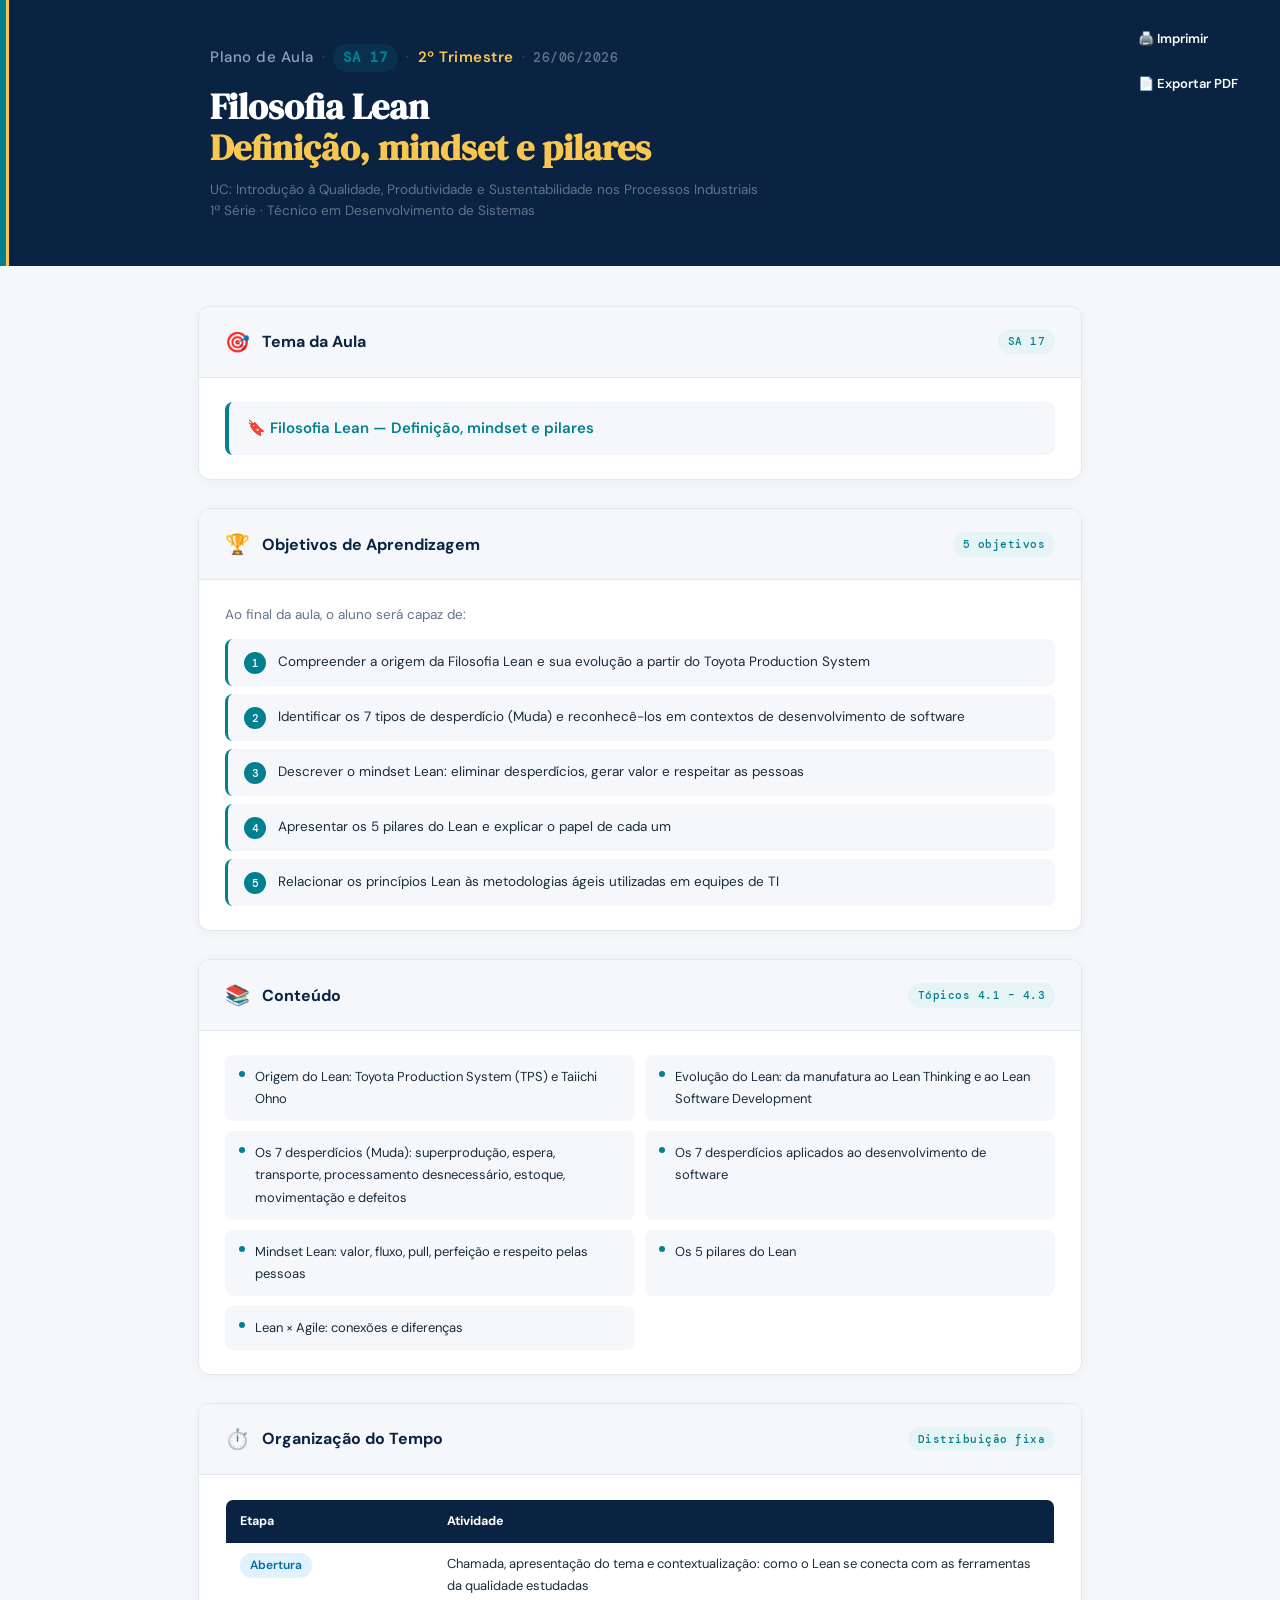
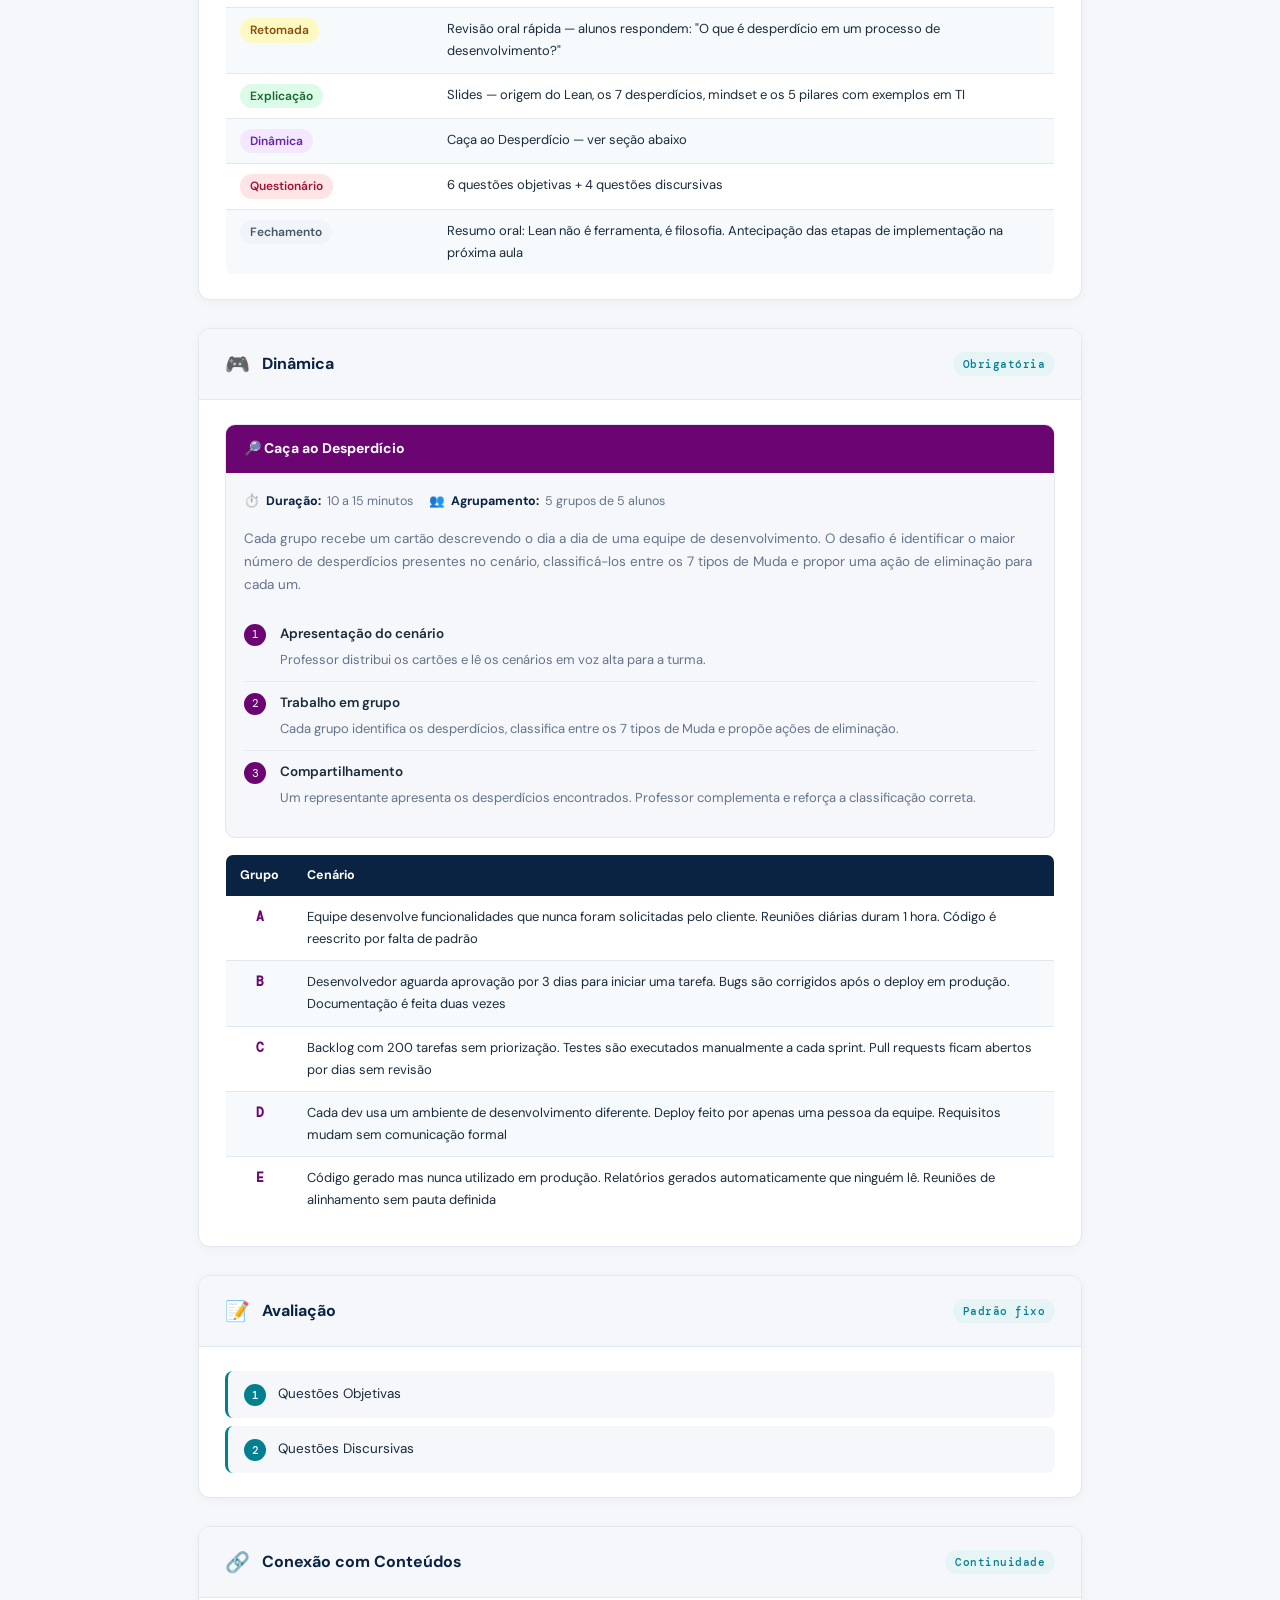
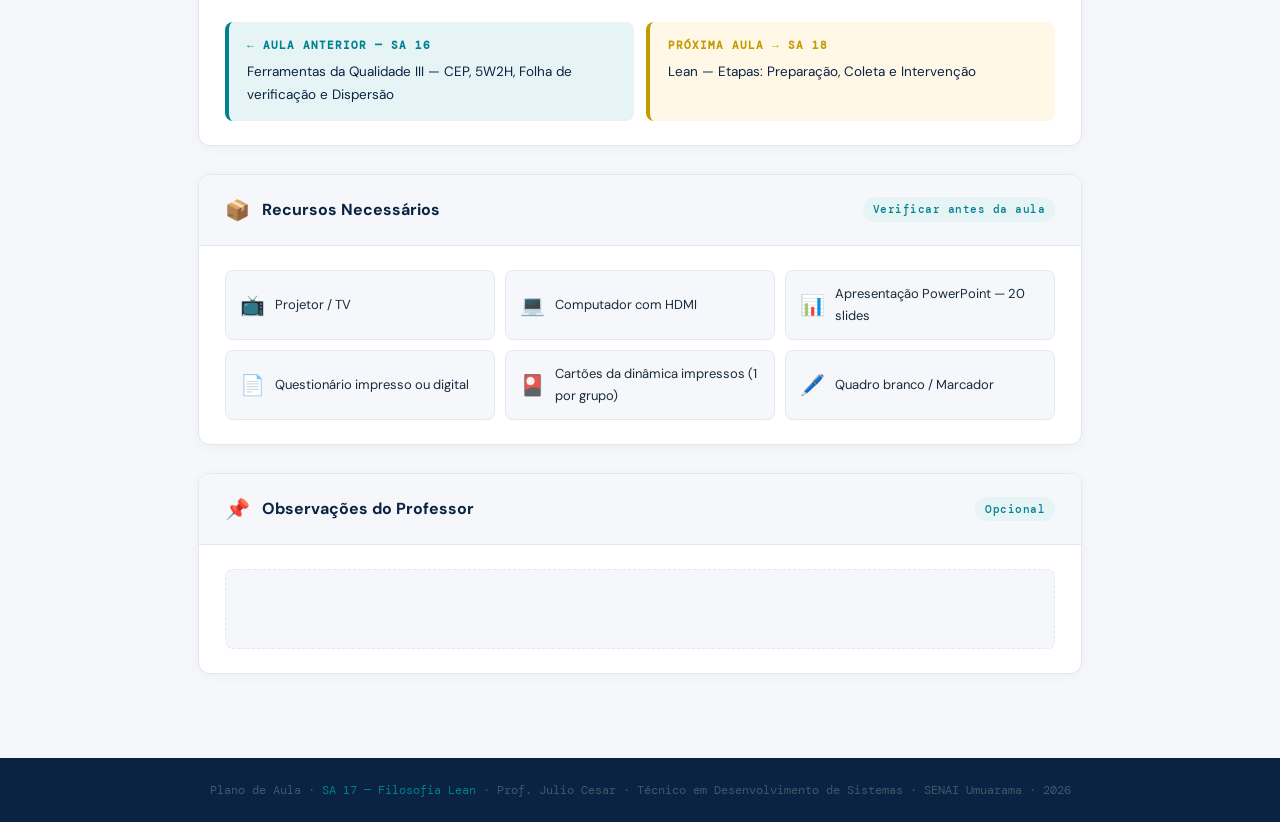
<file: plano_aula_SA17.html>
<!DOCTYPE html>
<html lang="pt-BR">
<head>
<meta charset="UTF-8">
<meta name="viewport" content="width=device-width, initial-scale=1.0">
<title>Plano de Aula SA 17 — Filosofia Lean</title>
<meta name="description" content="Plano de aula SA 17 — Filosofia Lean: definição, mindset e pilares · Técnico em Desenvolvimento de Sistemas · SENAI Umuarama">
<meta name="theme-color" content="#0A2342">
<link href="https://fonts.googleapis.com/css2?family=DM+Serif+Display&family=DM+Sans:ital,wght@0,300;0,400;0,500;0,600;0,700;1,400&family=DM+Mono:wght@400;500&display=swap" rel="stylesheet">
<style>
  :root {
    --teal:       #028090;
    --teal-light: #e6f4f6;
    --dark:       #0A2342;
    --yellow:     #F9C74F;
    --gold:       #C49A00;
    --gray:       #64748B;
    --light:      #F5F7FA;
    --white:      #FFFFFF;
    --text:       #1A2B3C;
    --red:        #E63946;
    --red-light:  #FFF0F0;
    --green:      #1A7A4A;
    --green-light:#EBF8F2;
    --border:     #E2E8F0;
    --warn-bg:    #FFF8E7;
    --purple:     #6A0572;
  }

  html { scroll-behavior: smooth; }
  * { margin: 0; padding: 0; box-sizing: border-box; }

  body {
    font-family: 'DM Sans', sans-serif;
    background: var(--light);
    color: var(--text);
    line-height: 1.7;
  }

  /* PAGE HEADER */
  .page-header { background: var(--dark); position: relative; overflow: hidden; }
  .page-header::before { content:''; position:absolute; left:0; top:0; bottom:0; width:6px; background:var(--teal); }
  .page-header::after  { content:''; position:absolute; left:6px; top:0; bottom:0; width:3px; background:var(--yellow); }
  .header-inner {
    max-width: 980px; margin: 0 auto;
    padding: 44px 48px 44px 60px;
    display: flex; justify-content: space-between; align-items: flex-start; gap: 32px;
  }
  .header-label {
    font-family: 'DM Sans', sans-serif; font-size: 15px; font-weight: 500;
    color: #94A3B8; letter-spacing: 0.5px; margin-bottom: 14px;
    display: flex; align-items: center; flex-wrap: wrap; gap: 8px;
  }
  .header-label .hl-sep  { color: #475569; font-weight: 300; }
  .header-label .hl-sa   { font-family: 'DM Mono', monospace; font-size: 14px; font-weight: 600; color: var(--teal); background: rgba(2,128,144,0.15); padding: 2px 10px; border-radius: 20px; letter-spacing: 1px; }
  .header-label .hl-tri  { color: var(--yellow); font-weight: 600; }
  .header-label .hl-data { font-family: 'DM Mono', monospace; font-size: 13px; color: #64748B; }
  .header-title { font-family: 'DM Serif Display', serif; font-size: 36px; line-height: 1.15; color: var(--white); margin-bottom: 10px; }
  .header-title span { color: var(--yellow); }
  .header-sub { font-size: 13.5px; color: #64748B; line-height: 1.6; }
  .header-sub .uc-nome { white-space: nowrap; display: block; }

  /* CONTAINER */
  .container { max-width: 980px; margin: 0 auto; padding: 40px 48px; }

  /* SECTION */
  .section { background: var(--white); border-radius: 12px; border: 1px solid var(--border); box-shadow: 0 2px 12px rgba(0,0,0,0.04); margin-bottom: 28px; overflow: hidden; }
  .section-header { display: flex; align-items: center; gap: 12px; padding: 18px 26px; border-bottom: 1px solid var(--border); background: var(--light); }
  .section-icon  { font-size: 20px; }
  .section-title { font-size: 16px; font-weight: 700; color: var(--dark); flex: 1; }
  .section-tag   { font-family: 'DM Mono', monospace; font-size: 11px; font-weight: 500; background: var(--teal-light); color: var(--teal); padding: 3px 10px; border-radius: 12px; letter-spacing: 0.5px; }
  .section-body  { padding: 24px 26px; }

  /* TEMA BOX */
  .tema-box { background: var(--light); border-radius: 8px; padding: 14px 18px; font-size: 15px; font-weight: 600; color: var(--dark); border-left: 4px solid var(--teal); }
  .tema-box span { color: var(--teal); }

  /* OBJECTIVES */
  .obj-intro { font-size: 13.5px; color: var(--gray); margin-bottom: 12px; }
  .obj-list  { list-style: none; display: flex; flex-direction: column; gap: 8px; }
  .obj-list li { display: flex; align-items: flex-start; gap: 12px; padding: 12px 16px; background: var(--light); border-radius: 8px; font-size: 13.5px; border-left: 3px solid var(--teal); }
  .obj-num { background: var(--teal); color: var(--white); font-family: 'DM Mono', monospace; font-size: 11px; font-weight: 500; width: 22px; height: 22px; border-radius: 50%; display: flex; align-items: center; justify-content: center; flex-shrink: 0; margin-top: 1px; }

  /* CONTENT GRID */
  .content-grid { display: grid; grid-template-columns: 1fr 1fr; gap: 10px; }
  .content-item { display: flex; align-items: flex-start; gap: 10px; padding: 11px 14px; background: var(--light); border-radius: 8px; font-size: 13px; }
  .content-bullet { width: 6px; height: 6px; background: var(--teal); border-radius: 50%; flex-shrink: 0; margin-top: 5px; }

  /* TIME TABLE */
  .time-table { width: 100%; border-collapse: collapse; font-size: 13px; border-radius: 8px; overflow: hidden; border: 1px solid var(--border); }
  .time-table thead tr { background: var(--dark); }
  .time-table th { color: var(--white); padding: 11px 14px; text-align: left; font-size: 12.5px; }
  .time-table td { padding: 10px 14px; border-bottom: 1px solid var(--border); vertical-align: top; }
  .time-table tr:last-child td { border-bottom: none; }
  .time-table tr:nth-child(even) td { background: #F7FAFC; }
  .etapa-pill { font-size: 12px; font-weight: 600; padding: 2px 10px; border-radius: 12px; display: inline-block; white-space: nowrap; }
  .ep-abertura { background:#E0F2FE; color:#0369A1; }
  .ep-retomada { background:#FEF9C3; color:#854D0E; }
  .ep-expl     { background:#DCFCE7; color:#166534; }
  .ep-dinamica { background:#F3E8FF; color:#6B21A8; }
  .ep-quest    { background:#FFE4E6; color:#9F1239; }
  .ep-fecha    { background:#F1F5F9; color:#475569; }

  /* DINAMICA BOX */
  .dinamica-box { background: var(--light); border: 1px solid var(--border); border-radius: 10px; overflow: hidden; margin-bottom: 16px; }
  .dinamica-header { background: var(--purple); color: var(--white); padding: 12px 18px; font-size: 14px; font-weight: 700; display: flex; align-items: center; gap: 8px; }
  .dinamica-body { padding: 18px; }
  .dinamica-meta { display: flex; gap: 16px; margin-bottom: 16px; flex-wrap: wrap; }
  .dinamica-meta-item { font-size: 12.5px; color: var(--gray); display: flex; align-items: center; gap: 6px; }
  .dinamica-meta-item strong { color: var(--dark); }
  .dinamica-step { display: flex; gap: 14px; padding: 10px 0; border-bottom: 1px solid var(--border); font-size: 13.5px; }
  .dinamica-step:last-child { border-bottom: none; }
  .step-num { background: var(--purple); color: var(--white); font-family: 'DM Mono', monospace; font-size: 11px; width: 22px; height: 22px; border-radius: 50%; display: flex; align-items: center; justify-content: center; flex-shrink: 0; margin-top: 1px; }

  /* CENARIOS TABLE */
  .cenarios-table { width: 100%; border-collapse: collapse; font-size: 13px; border-radius: 8px; overflow: hidden; border: 1px solid var(--border); margin-top: 16px; }
  .cenarios-table thead tr { background: var(--dark); }
  .cenarios-table th { color: var(--white); padding: 10px 14px; text-align: left; font-size: 12.5px; }
  .cenarios-table td { padding: 10px 14px; border-bottom: 1px solid var(--border); vertical-align: top; font-size: 13px; }
  .cenarios-table tr:last-child td { border-bottom: none; }
  .cenarios-table tr:nth-child(even) td { background: #F7FAFC; }
  .cenarios-table td:first-child { font-weight: 700; color: var(--purple); font-family: 'DM Mono', monospace; width: 60px; text-align: center; }

  /* CONNECTION BOX */
  .connection-row { display: grid; grid-template-columns: 1fr 1fr; gap: 12px; }
  .conn-card { border-radius: 8px; padding: 14px 18px; font-size: 13.5px; }
  .conn-ant  { background: var(--teal-light); border-left: 4px solid var(--teal); }
  .conn-prox { background: var(--warn-bg);    border-left: 4px solid var(--gold); }
  .conn-label { font-size: 11px; font-family: 'DM Mono', monospace; font-weight: 600; text-transform: uppercase; letter-spacing: 1px; margin-bottom: 6px; }
  .conn-ant .conn-label  { color: var(--teal); }
  .conn-prox .conn-label { color: var(--gold); }

  /* RECURSOS */
  .recursos-grid { display: grid; grid-template-columns: repeat(3, 1fr); gap: 10px; }
  .recurso-item { background: var(--light); border: 1px solid var(--border); border-radius: 8px; padding: 12px 14px; font-size: 13px; display: flex; align-items: center; gap: 10px; }
  .recurso-icon { font-size: 20px; }

  /* OBS */
  .obs-box { background: var(--light); border: 1px dashed var(--border); border-radius: 8px; padding: 16px 20px; min-height: 80px; font-size: 13.5px; color: var(--gray); }

  /* FOOTER */
  footer { background: var(--dark); color: #475569; text-align: center; padding: 22px; font-size: 12px; font-family: 'DM Mono', monospace; margin-top: 16px; }
  footer span { color: var(--teal); }

  /* BOTÕES DE AÇÃO */
  .btn-group { position: fixed; top: 20px; right: 24px; z-index: 999; display: flex; flex-direction: column; gap: 8px; }
  .btn-action { border: none; border-radius: 8px; padding: 10px 18px; font-family: 'DM Sans', sans-serif; font-size: 13px; font-weight: 600; cursor: pointer; display: flex; align-items: center; gap: 8px; white-space: nowrap; transition: all 0.2s ease; }
  .btn-action:active { transform: scale(0.97); }
  .btn-imprimir { background: var(--dark); color: var(--white); box-shadow: none; }
  .btn-imprimir:hover { background: #1a3d66; box-shadow: 0 4px 12px rgba(10,35,66,0.4); }
  .btn-pdf { background: var(--dark); color: var(--white); box-shadow: none; }
  .btn-pdf:hover { background: #1a3d66; box-shadow: 0 4px 12px rgba(10,35,66,0.4); }
  button:focus, .btn-action:focus, a:focus { outline: 3px solid var(--yellow); outline-offset: 2px; }

  /* IMPRESSÃO / SALVAR EM PDF */
  @media print {
    @page { size: A4 portrait; margin: 18mm 14mm 16mm 14mm; }
    * { -webkit-print-color-adjust: exact !important; print-color-adjust: exact !important; }
    body { background: white !important; font-size: 11.5px; color: #1A2B3C; }
    .btn-group { display: none !important; }
    .page-header { background: var(--dark) !important; }
    .header-inner { padding: 16px 24px 16px 30px !important; gap: 16px !important; }
    .header-title  { font-size: 22px !important; }
    .header-label  { font-size: 11px !important; margin-bottom: 8px !important; gap: 5px !important; }
    .header-label .hl-sa { font-size: 10px !important; padding: 1px 7px !important; }
    .header-sub    { font-size: 11px !important; }
    .container { padding: 10px 0 !important; }
    .section { box-shadow: none !important; border: 1px solid #ccc !important; break-inside: avoid; margin-bottom: 12px !important; }
    .section-body   { padding: 14px 20px !important; }
    .section-header { padding: 10px 20px !important; }
    table { break-inside: avoid; }
    tr    { break-inside: avoid; }
    a[href]::after { content: none !important; }
    a { text-decoration: none !important; color: inherit !important; }
    .obs-box { min-height: 80px !important; background-image: repeating-linear-gradient(transparent, transparent 27px, #c8d0db 27px, #c8d0db 28px) !important; background-color: white !important; }
    .content-grid   { grid-template-columns: 1fr 1fr !important; }
    .connection-row { grid-template-columns: 1fr 1fr !important; }
    .recursos-grid  { grid-template-columns: repeat(3, 1fr) !important; }
    footer { background: var(--dark) !important; margin-top: 8px !important; padding: 12px !important; font-size: 10.5px !important; }
    .section.break-before-print { break-before: page; }
  }

  /* ── TABLET (≤ 960px) ── */
  @media (max-width: 960px) {
    .header-inner  { padding: 36px 32px 36px 44px; gap: 24px; }
    .container     { padding: 28px 32px; }
    .header-title  { font-size: 28px; }
    .recursos-grid { grid-template-columns: 1fr 1fr; }
    .btn-group     { top: 16px; right: 16px; }
  }

  /* ── MOBILE (≤ 768px) ── */
  @media (max-width: 768px) {
    .header-inner   { flex-direction: column; padding: 28px 20px 28px 28px; gap: 14px; }
    .container      { padding: 20px 16px; }
    .header-title   { font-size: 22px; }
    .header-label   { font-size: 13px; gap: 6px; }
    .header-sub     { font-size: 12.5px; }
    .uc-nome        { white-space: normal; }
    .section-header { padding: 14px 18px; gap: 10px; }
    .section-body   { padding: 18px; }
    .content-grid   { grid-template-columns: 1fr; }
    .connection-row { grid-template-columns: 1fr; }
    .recursos-grid  { grid-template-columns: 1fr 1fr; }
    .time-table, .cenarios-table { display: block; overflow-x: auto; -webkit-overflow-scrolling: touch; }
    .btn-group  { top: auto; bottom: 20px; right: 16px; flex-direction: row; }
    .btn-action { padding: 9px 14px; font-size: 12px; }
  }

  /* ── SMALL MOBILE (≤ 480px) ── */
  @media (max-width: 480px) {
    .page-header::before { width: 4px; }
    .page-header::after  { left: 4px; width: 2px; }
    .header-inner  { padding: 20px 14px 20px 18px; gap: 10px; }
    .container     { padding: 14px 12px; }
    .header-title  { font-size: 18px; }
    .header-label  { font-size: 12px; gap: 5px; margin-bottom: 10px; }
    .header-label .hl-sa   { font-size: 12px; padding: 1px 8px; }
    .header-label .hl-data { font-size: 11px; }
    .header-sub    { font-size: 12px; }
    .section-header { padding: 12px 14px; }
    .section-icon  { font-size: 16px; }
    .section-title { font-size: 14px; }
    .section-body  { padding: 14px; }
    .recursos-grid { grid-template-columns: 1fr; }
    .obj-list li   { padding: 10px 12px; font-size: 13px; }
    .content-item  { font-size: 12px; padding: 9px 12px; }
    .dinamica-body { padding: 14px; }
    .dinamica-step { font-size: 12.5px; }
    .btn-group     { bottom: 14px; right: 12px; gap: 6px; }
    .btn-action    { padding: 8px 12px; font-size: 11.5px; }
    footer         { padding: 16px; font-size: 11px; }
  }

  /* ── BOTÃO VOLTAR AO TOPO ── */
  #btn-topo {
    position: fixed; bottom: 24px; right: 24px;
    width: 44px; height: 44px; border-radius: 50%;
    background: var(--dark); color: var(--white); border: none;
    font-size: 18px; font-weight: 700; cursor: pointer;
    z-index: 999; display: none;
    align-items: center; justify-content: center;
    box-shadow: 0 4px 12px rgba(0,0,0,0.2); transition: all 0.2s ease;
  }
  #btn-topo.visible { display: flex; }
  #btn-topo:hover   { background: var(--teal); transform: translateY(-2px); }
  #btn-topo:focus   { outline: 3px solid var(--teal-light); outline-offset: 2px; }
  @media print { #btn-topo { display: none !important; } }
</style>
</head>
<body>

<div class="btn-group">
  <button class="btn-action btn-imprimir" onclick="window.print()" aria-label="Imprimir plano de aula">🖨️ Imprimir</button>
  <button class="btn-action btn-pdf" onclick="salvarPDF()" aria-label="Exportar plano de aula como PDF">📄 Exportar PDF</button>
</div>

<header class="page-header">
  <div class="header-inner">
    <div>
      <div class="header-label">
        Plano de Aula
        <span class="hl-sep">·</span>
        <span class="hl-sa">SA 17</span>
        <span class="hl-sep">·</span>
        <span class="hl-tri">2º Trimestre</span>
        <span class="hl-sep">·</span>
        <span class="hl-data">26/06/2026</span>
      </div>
      <h1 class="header-title">Filosofia Lean<br><span>Definição, mindset e pilares</span></h1>
      <p class="header-sub">
        <span class="uc-nome">UC: Introdução à Qualidade, Produtividade e Sustentabilidade nos Processos Industriais</span>
        1ª Série · Técnico em Desenvolvimento de Sistemas
      </p>
    </div>
  </div>
</header>

<main class="container">

  <!-- TEMA -->
  <section class="section">
    <div class="section-header">
      <span class="section-icon">🎯</span>
      <span class="section-title">Tema da Aula</span>
      <span class="section-tag">SA 17</span>
    </div>
    <div class="section-body">
      <div class="tema-box">
        🔖 <span>Filosofia Lean — Definição, mindset e pilares</span>
      </div>
    </div>
  </section>

  <!-- OBJETIVOS -->
  <section class="section">
    <div class="section-header">
      <span class="section-icon">🏆</span>
      <span class="section-title">Objetivos de Aprendizagem</span>
      <span class="section-tag">5 objetivos</span>
    </div>
    <div class="section-body">
      <p class="obj-intro">Ao final da aula, o aluno será capaz de:</p>
      <ul class="obj-list">
        <li><span class="obj-num">1</span>Compreender a origem da Filosofia Lean e sua evolução a partir do Toyota Production System</li>
        <li><span class="obj-num">2</span>Identificar os 7 tipos de desperdício (Muda) e reconhecê-los em contextos de desenvolvimento de software</li>
        <li><span class="obj-num">3</span>Descrever o mindset Lean: eliminar desperdícios, gerar valor e respeitar as pessoas</li>
        <li><span class="obj-num">4</span>Apresentar os 5 pilares do Lean e explicar o papel de cada um</li>
        <li><span class="obj-num">5</span>Relacionar os princípios Lean às metodologias ágeis utilizadas em equipes de TI</li>
      </ul>
    </div>
  </section>

  <!-- CONTEÚDO -->
  <section class="section">
    <div class="section-header">
      <span class="section-icon">📚</span>
      <span class="section-title">Conteúdo</span>
      <span class="section-tag">Tópicos 4.1 – 4.3</span>
    </div>
    <div class="section-body">
      <div class="content-grid">
        <div class="content-item"><div class="content-bullet"></div>Origem do Lean: Toyota Production System (TPS) e Taiichi Ohno</div>
        <div class="content-item"><div class="content-bullet"></div>Evolução do Lean: da manufatura ao Lean Thinking e ao Lean Software Development</div>
        <div class="content-item"><div class="content-bullet"></div>Os 7 desperdícios (Muda): superprodução, espera, transporte, processamento desnecessário, estoque, movimentação e defeitos</div>
        <div class="content-item"><div class="content-bullet"></div>Os 7 desperdícios aplicados ao desenvolvimento de software</div>
        <div class="content-item"><div class="content-bullet"></div>Mindset Lean: valor, fluxo, pull, perfeição e respeito pelas pessoas</div>
        <div class="content-item"><div class="content-bullet"></div>Os 5 pilares do Lean</div>
        <div class="content-item"><div class="content-bullet"></div>Lean × Agile: conexões e diferenças</div>
      </div>
    </div>
  </section>

  <!-- ORGANIZAÇÃO DO TEMPO -->
  <section class="section">
    <div class="section-header">
      <span class="section-icon">⏱️</span>
      <span class="section-title">Organização do Tempo</span>
      <span class="section-tag">Distribuição fixa</span>
    </div>
    <div class="section-body">
      <table class="time-table">
        <thead>
          <tr><th style="width:25%">Etapa</th><th>Atividade</th></tr>
        </thead>
        <tbody>
          <tr>
            <td><span class="etapa-pill ep-abertura">Abertura</span></td>
            <td>Chamada, apresentação do tema e contextualização: como o Lean se conecta com as ferramentas da qualidade estudadas</td>
          </tr>
          <tr>
            <td><span class="etapa-pill ep-retomada">Retomada</span></td>
            <td>Revisão oral rápida — alunos respondem: "O que é desperdício em um processo de desenvolvimento?"</td>
          </tr>
          <tr>
            <td><span class="etapa-pill ep-expl">Explicação</span></td>
            <td>Slides — origem do Lean, os 7 desperdícios, mindset e os 5 pilares com exemplos em TI</td>
          </tr>
          <tr>
            <td><span class="etapa-pill ep-dinamica">Dinâmica</span></td>
            <td>Caça ao Desperdício — ver seção abaixo</td>
          </tr>
          <tr>
            <td><span class="etapa-pill ep-quest">Questionário</span></td>
            <td>6 questões objetivas + 4 questões discursivas</td>
          </tr>
          <tr>
            <td><span class="etapa-pill ep-fecha">Fechamento</span></td>
            <td>Resumo oral: Lean não é ferramenta, é filosofia. Antecipação das etapas de implementação na próxima aula</td>
          </tr>
        </tbody>
      </table>
    </div>
  </section>

  <!-- DINÂMICA -->
  <section class="section">
    <div class="section-header">
      <span class="section-icon">🎮</span>
      <span class="section-title">Dinâmica</span>
      <span class="section-tag">Obrigatória</span>
    </div>
    <div class="section-body">
      <div class="dinamica-box">
        <div class="dinamica-header">🔎 Caça ao Desperdício</div>
        <div class="dinamica-body">
          <div class="dinamica-meta">
            <div class="dinamica-meta-item">⏱️ <strong>Duração:</strong> 10 a 15 minutos</div>
            <div class="dinamica-meta-item">👥 <strong>Agrupamento:</strong> 5 grupos de 5 alunos</div>
          </div>
          <p style="font-size:13.5px;color:var(--gray);margin-bottom:16px;">Cada grupo recebe um cartão descrevendo o dia a dia de uma equipe de desenvolvimento. O desafio é identificar o maior número de desperdícios presentes no cenário, classificá-los entre os 7 tipos de Muda e propor uma ação de eliminação para cada um.</p>
          <div class="dinamica-step">
            <div><div class="step-num">1</div></div>
            <div>
              <div style="font-weight:600;margin-bottom:3px;">Apresentação do cenário</div>
              <div style="color:var(--gray);font-size:13px;">Professor distribui os cartões e lê os cenários em voz alta para a turma.</div>
            </div>
          </div>
          <div class="dinamica-step">
            <div><div class="step-num">2</div></div>
            <div>
              <div style="font-weight:600;margin-bottom:3px;">Trabalho em grupo</div>
              <div style="color:var(--gray);font-size:13px;">Cada grupo identifica os desperdícios, classifica entre os 7 tipos de Muda e propõe ações de eliminação.</div>
            </div>
          </div>
          <div class="dinamica-step">
            <div><div class="step-num">3</div></div>
            <div>
              <div style="font-weight:600;margin-bottom:3px;">Compartilhamento</div>
              <div style="color:var(--gray);font-size:13px;">Um representante apresenta os desperdícios encontrados. Professor complementa e reforça a classificação correta.</div>
            </div>
          </div>
        </div>
      </div>
      <table class="cenarios-table">
        <thead>
          <tr><th>Grupo</th><th>Cenário</th></tr>
        </thead>
        <tbody>
          <tr><td>A</td><td>Equipe desenvolve funcionalidades que nunca foram solicitadas pelo cliente. Reuniões diárias duram 1 hora. Código é reescrito por falta de padrão</td></tr>
          <tr><td>B</td><td>Desenvolvedor aguarda aprovação por 3 dias para iniciar uma tarefa. Bugs são corrigidos após o deploy em produção. Documentação é feita duas vezes</td></tr>
          <tr><td>C</td><td>Backlog com 200 tarefas sem priorização. Testes são executados manualmente a cada sprint. Pull requests ficam abertos por dias sem revisão</td></tr>
          <tr><td>D</td><td>Cada dev usa um ambiente de desenvolvimento diferente. Deploy feito por apenas uma pessoa da equipe. Requisitos mudam sem comunicação formal</td></tr>
          <tr><td>E</td><td>Código gerado mas nunca utilizado em produção. Relatórios gerados automaticamente que ninguém lê. Reuniões de alinhamento sem pauta definida</td></tr>
        </tbody>
      </table>
    </div>
  </section>

  <!-- AVALIAÇÃO -->
  <section class="section">
    <div class="section-header">
      <span class="section-icon">📝</span>
      <span class="section-title">Avaliação</span>
      <span class="section-tag">Padrão fixo</span>
    </div>
    <div class="section-body">
      <ul class="obj-list">
        <li><span class="obj-num">1</span>Questões Objetivas</li>
        <li><span class="obj-num">2</span>Questões Discursivas</li>
      </ul>
    </div>
  </section>

  <!-- CONEXÃO -->
  <section class="section">
    <div class="section-header">
      <span class="section-icon">🔗</span>
      <span class="section-title">Conexão com Conteúdos</span>
      <span class="section-tag">Continuidade</span>
    </div>
    <div class="section-body">
      <div class="connection-row">
        <div class="conn-card conn-ant">
          <div class="conn-label">← Aula anterior — SA 16</div>
          <div style="font-size:13.5px;color:var(--dark);">Ferramentas da Qualidade III — CEP, 5W2H, Folha de verificação e Dispersão</div>
        </div>
        <div class="conn-card conn-prox">
          <div class="conn-label">Próxima aula → SA 18</div>
          <div style="font-size:13.5px;color:var(--dark);">Lean — Etapas: Preparação, Coleta e Intervenção</div>
        </div>
      </div>
    </div>
  </section>

  <!-- RECURSOS -->
  <section class="section">
    <div class="section-header">
      <span class="section-icon">📦</span>
      <span class="section-title">Recursos Necessários</span>
      <span class="section-tag">Verificar antes da aula</span>
    </div>
    <div class="section-body">
      <div class="recursos-grid">
        <div class="recurso-item"><span class="recurso-icon">📺</span><span>Projetor / TV</span></div>
        <div class="recurso-item"><span class="recurso-icon">💻</span><span>Computador com HDMI</span></div>
        <div class="recurso-item"><span class="recurso-icon">📊</span><span>Apresentação PowerPoint — 20 slides</span></div>
        <div class="recurso-item"><span class="recurso-icon">📄</span><span>Questionário impresso ou digital</span></div>
        <div class="recurso-item"><span class="recurso-icon">🎴</span><span>Cartões da dinâmica impressos (1 por grupo)</span></div>
        <div class="recurso-item"><span class="recurso-icon">🖊️</span><span>Quadro branco / Marcador</span></div>
      </div>
    </div>
  </section>

  <!-- OBSERVAÇÕES -->
  <section class="section">
    <div class="section-header">
      <span class="section-icon">📌</span>
      <span class="section-title">Observações do Professor</span>
      <span class="section-tag">Opcional</span>
    </div>
    <div class="section-body">
      <div class="obs-box"></div>
    </div>
  </section>

</main>

<footer>
  Plano de Aula · <span>SA 17 — Filosofia Lean</span> · Prof. Julio Cesar · Técnico em Desenvolvimento de Sistemas · SENAI Umuarama · 2026
</footer>

<button id="btn-topo" aria-label="Voltar ao topo">↑</button>

<script>
  const salvarPDF = () => {
    const tituloOriginal = document.title;
    document.title = 'Plano_Aula_SA17_Filosofia_Lean';
    window.print();
    setTimeout(() => { document.title = tituloOriginal; }, 1000);
  };

  const btnTopo = document.getElementById('btn-topo');
  window.addEventListener('scroll', () => {
    if (btnTopo) btnTopo.classList.toggle('visible', window.scrollY > 400);
  });
  if (btnTopo) {
    btnTopo.addEventListener('click', () => {
      window.scrollTo({ top: 0, behavior: 'smooth' });
    });
  }
</script>
</body>
</html>
</file>
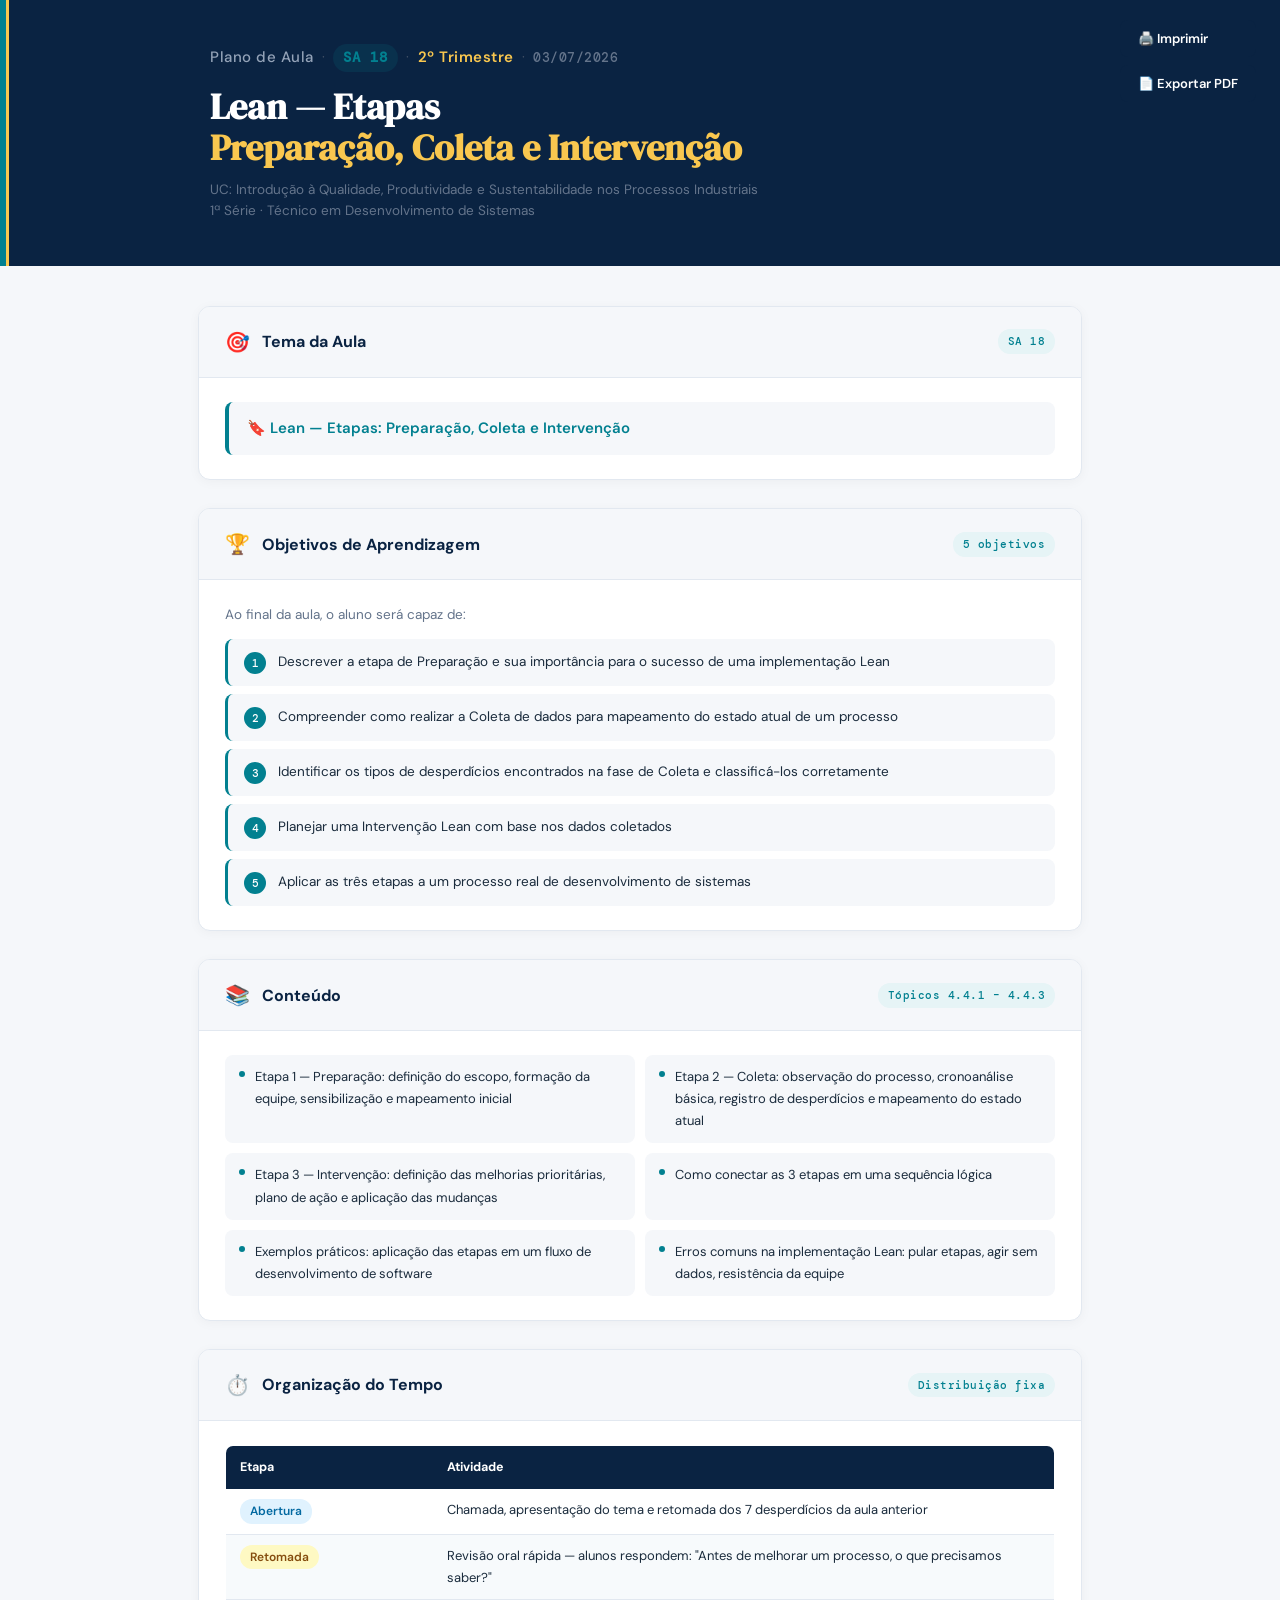
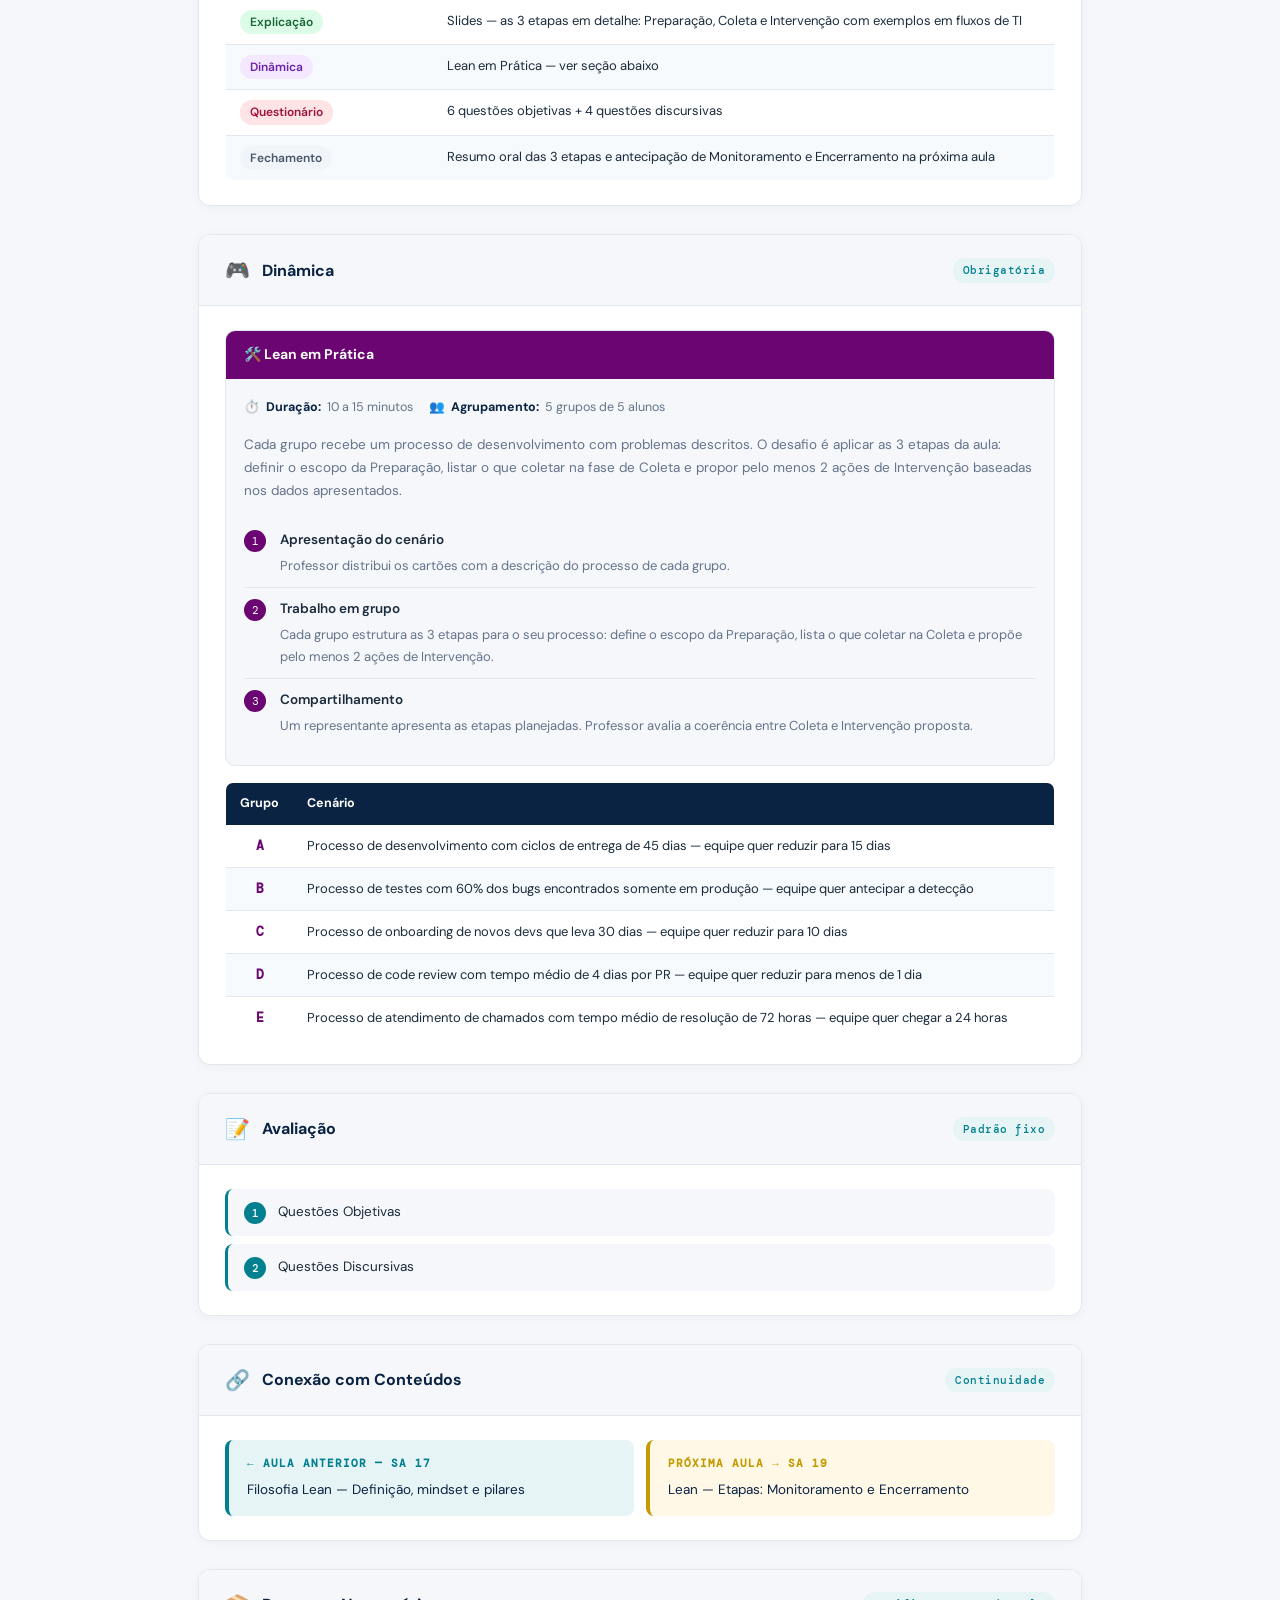
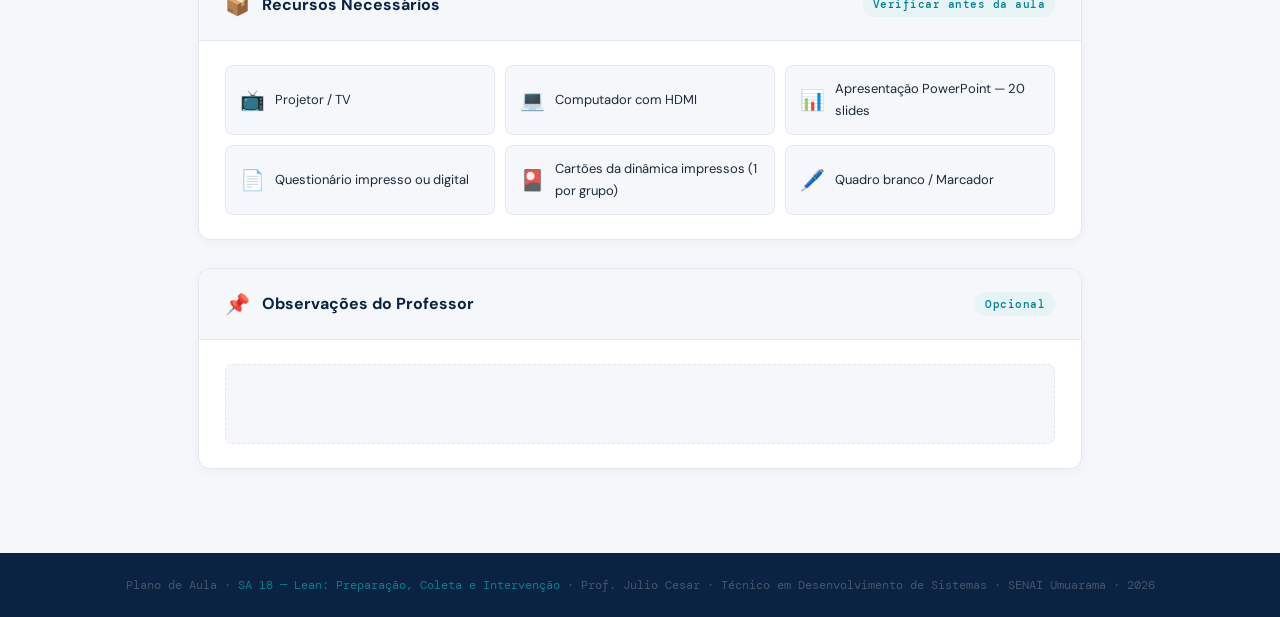
<file: plano_aula_SA18.html>
<!DOCTYPE html>
<html lang="pt-BR">
<head>
<meta charset="UTF-8">
<meta name="viewport" content="width=device-width, initial-scale=1.0">
<title>Plano de Aula SA 18 — Lean: Preparação, Coleta e Intervenção</title>
<meta name="description" content="Plano de aula SA 18 — Lean: Preparação, Coleta e Intervenção · Técnico em Desenvolvimento de Sistemas · SENAI Umuarama">
<meta name="theme-color" content="#0A2342">
<link href="https://fonts.googleapis.com/css2?family=DM+Serif+Display&family=DM+Sans:ital,wght@0,300;0,400;0,500;0,600;0,700;1,400&family=DM+Mono:wght@400;500&display=swap" rel="stylesheet">
<style>
  :root {
    --teal:       #028090;
    --teal-light: #e6f4f6;
    --dark:       #0A2342;
    --yellow:     #F9C74F;
    --gold:       #C49A00;
    --gray:       #64748B;
    --light:      #F5F7FA;
    --white:      #FFFFFF;
    --text:       #1A2B3C;
    --red:        #E63946;
    --red-light:  #FFF0F0;
    --green:      #1A7A4A;
    --green-light:#EBF8F2;
    --border:     #E2E8F0;
    --warn-bg:    #FFF8E7;
    --purple:     #6A0572;
  }

  html { scroll-behavior: smooth; }
  * { margin: 0; padding: 0; box-sizing: border-box; }

  body {
    font-family: 'DM Sans', sans-serif;
    background: var(--light);
    color: var(--text);
    line-height: 1.7;
  }

  /* PAGE HEADER */
  .page-header { background: var(--dark); position: relative; overflow: hidden; }
  .page-header::before { content:''; position:absolute; left:0; top:0; bottom:0; width:6px; background:var(--teal); }
  .page-header::after  { content:''; position:absolute; left:6px; top:0; bottom:0; width:3px; background:var(--yellow); }
  .header-inner {
    max-width: 980px; margin: 0 auto;
    padding: 44px 48px 44px 60px;
    display: flex; justify-content: space-between; align-items: flex-start; gap: 32px;
  }
  .header-label {
    font-family: 'DM Sans', sans-serif; font-size: 15px; font-weight: 500;
    color: #94A3B8; letter-spacing: 0.5px; margin-bottom: 14px;
    display: flex; align-items: center; flex-wrap: wrap; gap: 8px;
  }
  .header-label .hl-sep  { color: #475569; font-weight: 300; }
  .header-label .hl-sa   { font-family: 'DM Mono', monospace; font-size: 14px; font-weight: 600; color: var(--teal); background: rgba(2,128,144,0.15); padding: 2px 10px; border-radius: 20px; letter-spacing: 1px; }
  .header-label .hl-tri  { color: var(--yellow); font-weight: 600; }
  .header-label .hl-data { font-family: 'DM Mono', monospace; font-size: 13px; color: #64748B; }
  .header-title { font-family: 'DM Serif Display', serif; font-size: 36px; line-height: 1.15; color: var(--white); margin-bottom: 10px; }
  .header-title span { color: var(--yellow); }
  .header-sub { font-size: 13.5px; color: #64748B; line-height: 1.6; }
  .header-sub .uc-nome { white-space: nowrap; display: block; }

  /* CONTAINER */
  .container { max-width: 980px; margin: 0 auto; padding: 40px 48px; }

  /* SECTION */
  .section { background: var(--white); border-radius: 12px; border: 1px solid var(--border); box-shadow: 0 2px 12px rgba(0,0,0,0.04); margin-bottom: 28px; overflow: hidden; }
  .section-header { display: flex; align-items: center; gap: 12px; padding: 18px 26px; border-bottom: 1px solid var(--border); background: var(--light); }
  .section-icon  { font-size: 20px; }
  .section-title { font-size: 16px; font-weight: 700; color: var(--dark); flex: 1; }
  .section-tag   { font-family: 'DM Mono', monospace; font-size: 11px; font-weight: 500; background: var(--teal-light); color: var(--teal); padding: 3px 10px; border-radius: 12px; letter-spacing: 0.5px; }
  .section-body  { padding: 24px 26px; }

  /* TEMA BOX */
  .tema-box { background: var(--light); border-radius: 8px; padding: 14px 18px; font-size: 15px; font-weight: 600; color: var(--dark); border-left: 4px solid var(--teal); }
  .tema-box span { color: var(--teal); }

  /* OBJECTIVES */
  .obj-intro { font-size: 13.5px; color: var(--gray); margin-bottom: 12px; }
  .obj-list  { list-style: none; display: flex; flex-direction: column; gap: 8px; }
  .obj-list li { display: flex; align-items: flex-start; gap: 12px; padding: 12px 16px; background: var(--light); border-radius: 8px; font-size: 13.5px; border-left: 3px solid var(--teal); }
  .obj-num { background: var(--teal); color: var(--white); font-family: 'DM Mono', monospace; font-size: 11px; font-weight: 500; width: 22px; height: 22px; border-radius: 50%; display: flex; align-items: center; justify-content: center; flex-shrink: 0; margin-top: 1px; }

  /* CONTENT GRID */
  .content-grid { display: grid; grid-template-columns: 1fr 1fr; gap: 10px; }
  .content-item { display: flex; align-items: flex-start; gap: 10px; padding: 11px 14px; background: var(--light); border-radius: 8px; font-size: 13px; }
  .content-bullet { width: 6px; height: 6px; background: var(--teal); border-radius: 50%; flex-shrink: 0; margin-top: 5px; }

  /* TIME TABLE */
  .time-table { width: 100%; border-collapse: collapse; font-size: 13px; border-radius: 8px; overflow: hidden; border: 1px solid var(--border); }
  .time-table thead tr { background: var(--dark); }
  .time-table th { color: var(--white); padding: 11px 14px; text-align: left; font-size: 12.5px; }
  .time-table td { padding: 10px 14px; border-bottom: 1px solid var(--border); vertical-align: top; }
  .time-table tr:last-child td { border-bottom: none; }
  .time-table tr:nth-child(even) td { background: #F7FAFC; }
  .etapa-pill { font-size: 12px; font-weight: 600; padding: 2px 10px; border-radius: 12px; display: inline-block; white-space: nowrap; }
  .ep-abertura { background:#E0F2FE; color:#0369A1; }
  .ep-retomada { background:#FEF9C3; color:#854D0E; }
  .ep-expl     { background:#DCFCE7; color:#166534; }
  .ep-dinamica { background:#F3E8FF; color:#6B21A8; }
  .ep-quest    { background:#FFE4E6; color:#9F1239; }
  .ep-fecha    { background:#F1F5F9; color:#475569; }

  /* DINAMICA BOX */
  .dinamica-box { background: var(--light); border: 1px solid var(--border); border-radius: 10px; overflow: hidden; margin-bottom: 16px; }
  .dinamica-header { background: var(--purple); color: var(--white); padding: 12px 18px; font-size: 14px; font-weight: 700; display: flex; align-items: center; gap: 8px; }
  .dinamica-body { padding: 18px; }
  .dinamica-meta { display: flex; gap: 16px; margin-bottom: 16px; flex-wrap: wrap; }
  .dinamica-meta-item { font-size: 12.5px; color: var(--gray); display: flex; align-items: center; gap: 6px; }
  .dinamica-meta-item strong { color: var(--dark); }
  .dinamica-step { display: flex; gap: 14px; padding: 10px 0; border-bottom: 1px solid var(--border); font-size: 13.5px; }
  .dinamica-step:last-child { border-bottom: none; }
  .step-num { background: var(--purple); color: var(--white); font-family: 'DM Mono', monospace; font-size: 11px; width: 22px; height: 22px; border-radius: 50%; display: flex; align-items: center; justify-content: center; flex-shrink: 0; margin-top: 1px; }

  /* CENARIOS TABLE */
  .cenarios-table { width: 100%; border-collapse: collapse; font-size: 13px; border-radius: 8px; overflow: hidden; border: 1px solid var(--border); margin-top: 16px; }
  .cenarios-table thead tr { background: var(--dark); }
  .cenarios-table th { color: var(--white); padding: 10px 14px; text-align: left; font-size: 12.5px; }
  .cenarios-table td { padding: 10px 14px; border-bottom: 1px solid var(--border); vertical-align: top; font-size: 13px; }
  .cenarios-table tr:last-child td { border-bottom: none; }
  .cenarios-table tr:nth-child(even) td { background: #F7FAFC; }
  .cenarios-table td:first-child { font-weight: 700; color: var(--purple); font-family: 'DM Mono', monospace; width: 60px; text-align: center; }

  /* CONNECTION BOX */
  .connection-row { display: grid; grid-template-columns: 1fr 1fr; gap: 12px; }
  .conn-card { border-radius: 8px; padding: 14px 18px; font-size: 13.5px; }
  .conn-ant  { background: var(--teal-light); border-left: 4px solid var(--teal); }
  .conn-prox { background: var(--warn-bg);    border-left: 4px solid var(--gold); }
  .conn-label { font-size: 11px; font-family: 'DM Mono', monospace; font-weight: 600; text-transform: uppercase; letter-spacing: 1px; margin-bottom: 6px; }
  .conn-ant .conn-label  { color: var(--teal); }
  .conn-prox .conn-label { color: var(--gold); }

  /* RECURSOS */
  .recursos-grid { display: grid; grid-template-columns: repeat(3, 1fr); gap: 10px; }
  .recurso-item { background: var(--light); border: 1px solid var(--border); border-radius: 8px; padding: 12px 14px; font-size: 13px; display: flex; align-items: center; gap: 10px; }
  .recurso-icon { font-size: 20px; }

  /* OBS */
  .obs-box { background: var(--light); border: 1px dashed var(--border); border-radius: 8px; padding: 16px 20px; min-height: 80px; font-size: 13.5px; color: var(--gray); }

  /* FOOTER */
  footer { background: var(--dark); color: #475569; text-align: center; padding: 22px; font-size: 12px; font-family: 'DM Mono', monospace; margin-top: 16px; }
  footer span { color: var(--teal); }

  /* BOTÕES DE AÇÃO */
  .btn-group { position: fixed; top: 20px; right: 24px; z-index: 999; display: flex; flex-direction: column; gap: 8px; }
  .btn-action { border: none; border-radius: 8px; padding: 10px 18px; font-family: 'DM Sans', sans-serif; font-size: 13px; font-weight: 600; cursor: pointer; display: flex; align-items: center; gap: 8px; white-space: nowrap; transition: all 0.2s ease; }
  .btn-action:active { transform: scale(0.97); }
  .btn-imprimir { background: var(--dark); color: var(--white); box-shadow: none; }
  .btn-imprimir:hover { background: #1a3d66; box-shadow: 0 4px 12px rgba(10,35,66,0.4); }
  .btn-pdf { background: var(--dark); color: var(--white); box-shadow: none; }
  .btn-pdf:hover { background: #1a3d66; box-shadow: 0 4px 12px rgba(10,35,66,0.4); }
  button:focus, .btn-action:focus, a:focus { outline: 3px solid var(--yellow); outline-offset: 2px; }

  /* IMPRESSÃO / SALVAR EM PDF */
  @media print {
    @page { size: A4 portrait; margin: 18mm 14mm 16mm 14mm; }
    * { -webkit-print-color-adjust: exact !important; print-color-adjust: exact !important; }
    body { background: white !important; font-size: 11.5px; color: #1A2B3C; }
    .btn-group { display: none !important; }
    .page-header { background: var(--dark) !important; }
    .header-inner { padding: 16px 24px 16px 30px !important; gap: 16px !important; }
    .header-title  { font-size: 22px !important; }
    .header-label  { font-size: 11px !important; margin-bottom: 8px !important; gap: 5px !important; }
    .header-label .hl-sa { font-size: 10px !important; padding: 1px 7px !important; }
    .header-sub    { font-size: 11px !important; }
    .container { padding: 10px 0 !important; }
    .section { box-shadow: none !important; border: 1px solid #ccc !important; break-inside: avoid; margin-bottom: 12px !important; }
    .section-body   { padding: 14px 20px !important; }
    .section-header { padding: 10px 20px !important; }
    table { break-inside: avoid; }
    tr    { break-inside: avoid; }
    a[href]::after { content: none !important; }
    a { text-decoration: none !important; color: inherit !important; }
    .obs-box { min-height: 80px !important; background-image: repeating-linear-gradient(transparent, transparent 27px, #c8d0db 27px, #c8d0db 28px) !important; background-color: white !important; }
    .content-grid   { grid-template-columns: 1fr 1fr !important; }
    .connection-row { grid-template-columns: 1fr 1fr !important; }
    .recursos-grid  { grid-template-columns: repeat(3, 1fr) !important; }
    footer { background: var(--dark) !important; margin-top: 8px !important; padding: 12px !important; font-size: 10.5px !important; }
    .section.break-before-print { break-before: page; }
  }

  /* ── TABLET (≤ 960px) ── */
  @media (max-width: 960px) {
    .header-inner  { padding: 36px 32px 36px 44px; gap: 24px; }
    .container     { padding: 28px 32px; }
    .header-title  { font-size: 28px; }
    .recursos-grid { grid-template-columns: 1fr 1fr; }
    .btn-group     { top: 16px; right: 16px; }
  }

  /* ── MOBILE (≤ 768px) ── */
  @media (max-width: 768px) {
    .header-inner   { flex-direction: column; padding: 28px 20px 28px 28px; gap: 14px; }
    .container      { padding: 20px 16px; }
    .header-title   { font-size: 22px; }
    .header-label   { font-size: 13px; gap: 6px; }
    .header-sub     { font-size: 12.5px; }
    .uc-nome        { white-space: normal; }
    .section-header { padding: 14px 18px; gap: 10px; }
    .section-body   { padding: 18px; }
    .content-grid   { grid-template-columns: 1fr; }
    .connection-row { grid-template-columns: 1fr; }
    .recursos-grid  { grid-template-columns: 1fr 1fr; }
    .time-table, .cenarios-table { display: block; overflow-x: auto; -webkit-overflow-scrolling: touch; }
    .btn-group  { top: auto; bottom: 20px; right: 16px; flex-direction: row; }
    .btn-action { padding: 9px 14px; font-size: 12px; }
  }

  /* ── SMALL MOBILE (≤ 480px) ── */
  @media (max-width: 480px) {
    .page-header::before { width: 4px; }
    .page-header::after  { left: 4px; width: 2px; }
    .header-inner  { padding: 20px 14px 20px 18px; gap: 10px; }
    .container     { padding: 14px 12px; }
    .header-title  { font-size: 18px; }
    .header-label  { font-size: 12px; gap: 5px; margin-bottom: 10px; }
    .header-label .hl-sa   { font-size: 12px; padding: 1px 8px; }
    .header-label .hl-data { font-size: 11px; }
    .header-sub    { font-size: 12px; }
    .section-header { padding: 12px 14px; }
    .section-icon  { font-size: 16px; }
    .section-title { font-size: 14px; }
    .section-body  { padding: 14px; }
    .recursos-grid { grid-template-columns: 1fr; }
    .obj-list li   { padding: 10px 12px; font-size: 13px; }
    .content-item  { font-size: 12px; padding: 9px 12px; }
    .dinamica-body { padding: 14px; }
    .dinamica-step { font-size: 12.5px; }
    .btn-group     { bottom: 14px; right: 12px; gap: 6px; }
    .btn-action    { padding: 8px 12px; font-size: 11.5px; }
    footer         { padding: 16px; font-size: 11px; }
  }

  /* ── BOTÃO VOLTAR AO TOPO ── */
  #btn-topo {
    position: fixed; bottom: 24px; right: 24px;
    width: 44px; height: 44px; border-radius: 50%;
    background: var(--dark); color: var(--white); border: none;
    font-size: 18px; font-weight: 700; cursor: pointer;
    z-index: 999; display: none;
    align-items: center; justify-content: center;
    box-shadow: 0 4px 12px rgba(0,0,0,0.2); transition: all 0.2s ease;
  }
  #btn-topo.visible { display: flex; }
  #btn-topo:hover   { background: var(--teal); transform: translateY(-2px); }
  #btn-topo:focus   { outline: 3px solid var(--teal-light); outline-offset: 2px; }
  @media print { #btn-topo { display: none !important; } }
</style>
</head>
<body>

<div class="btn-group">
  <button class="btn-action btn-imprimir" onclick="window.print()" aria-label="Imprimir plano de aula">🖨️ Imprimir</button>
  <button class="btn-action btn-pdf" onclick="salvarPDF()" aria-label="Exportar plano de aula como PDF">📄 Exportar PDF</button>
</div>

<header class="page-header">
  <div class="header-inner">
    <div>
      <div class="header-label">
        Plano de Aula
        <span class="hl-sep">·</span>
        <span class="hl-sa">SA 18</span>
        <span class="hl-sep">·</span>
        <span class="hl-tri">2º Trimestre</span>
        <span class="hl-sep">·</span>
        <span class="hl-data">03/07/2026</span>
      </div>
      <h1 class="header-title">Lean — Etapas<br><span>Preparação, Coleta e Intervenção</span></h1>
      <p class="header-sub">
        <span class="uc-nome">UC: Introdução à Qualidade, Produtividade e Sustentabilidade nos Processos Industriais</span>
        1ª Série · Técnico em Desenvolvimento de Sistemas
      </p>
    </div>
  </div>
</header>

<main class="container">

  <!-- TEMA -->
  <section class="section">
    <div class="section-header">
      <span class="section-icon">🎯</span>
      <span class="section-title">Tema da Aula</span>
      <span class="section-tag">SA 18</span>
    </div>
    <div class="section-body">
      <div class="tema-box">
        🔖 <span>Lean — Etapas: Preparação, Coleta e Intervenção</span>
      </div>
    </div>
  </section>

  <!-- OBJETIVOS -->
  <section class="section">
    <div class="section-header">
      <span class="section-icon">🏆</span>
      <span class="section-title">Objetivos de Aprendizagem</span>
      <span class="section-tag">5 objetivos</span>
    </div>
    <div class="section-body">
      <p class="obj-intro">Ao final da aula, o aluno será capaz de:</p>
      <ul class="obj-list">
        <li><span class="obj-num">1</span>Descrever a etapa de Preparação e sua importância para o sucesso de uma implementação Lean</li>
        <li><span class="obj-num">2</span>Compreender como realizar a Coleta de dados para mapeamento do estado atual de um processo</li>
        <li><span class="obj-num">3</span>Identificar os tipos de desperdícios encontrados na fase de Coleta e classificá-los corretamente</li>
        <li><span class="obj-num">4</span>Planejar uma Intervenção Lean com base nos dados coletados</li>
        <li><span class="obj-num">5</span>Aplicar as três etapas a um processo real de desenvolvimento de sistemas</li>
      </ul>
    </div>
  </section>

  <!-- CONTEÚDO -->
  <section class="section">
    <div class="section-header">
      <span class="section-icon">📚</span>
      <span class="section-title">Conteúdo</span>
      <span class="section-tag">Tópicos 4.4.1 – 4.4.3</span>
    </div>
    <div class="section-body">
      <div class="content-grid">
        <div class="content-item"><div class="content-bullet"></div>Etapa 1 — Preparação: definição do escopo, formação da equipe, sensibilização e mapeamento inicial</div>
        <div class="content-item"><div class="content-bullet"></div>Etapa 2 — Coleta: observação do processo, cronoanálise básica, registro de desperdícios e mapeamento do estado atual</div>
        <div class="content-item"><div class="content-bullet"></div>Etapa 3 — Intervenção: definição das melhorias prioritárias, plano de ação e aplicação das mudanças</div>
        <div class="content-item"><div class="content-bullet"></div>Como conectar as 3 etapas em uma sequência lógica</div>
        <div class="content-item"><div class="content-bullet"></div>Exemplos práticos: aplicação das etapas em um fluxo de desenvolvimento de software</div>
        <div class="content-item"><div class="content-bullet"></div>Erros comuns na implementação Lean: pular etapas, agir sem dados, resistência da equipe</div>
      </div>
    </div>
  </section>

  <!-- ORGANIZAÇÃO DO TEMPO -->
  <section class="section">
    <div class="section-header">
      <span class="section-icon">⏱️</span>
      <span class="section-title">Organização do Tempo</span>
      <span class="section-tag">Distribuição fixa</span>
    </div>
    <div class="section-body">
      <table class="time-table">
        <thead>
          <tr><th style="width:25%">Etapa</th><th>Atividade</th></tr>
        </thead>
        <tbody>
          <tr>
            <td><span class="etapa-pill ep-abertura">Abertura</span></td>
            <td>Chamada, apresentação do tema e retomada dos 7 desperdícios da aula anterior</td>
          </tr>
          <tr>
            <td><span class="etapa-pill ep-retomada">Retomada</span></td>
            <td>Revisão oral rápida — alunos respondem: "Antes de melhorar um processo, o que precisamos saber?"</td>
          </tr>
          <tr>
            <td><span class="etapa-pill ep-expl">Explicação</span></td>
            <td>Slides — as 3 etapas em detalhe: Preparação, Coleta e Intervenção com exemplos em fluxos de TI</td>
          </tr>
          <tr>
            <td><span class="etapa-pill ep-dinamica">Dinâmica</span></td>
            <td>Lean em Prática — ver seção abaixo</td>
          </tr>
          <tr>
            <td><span class="etapa-pill ep-quest">Questionário</span></td>
            <td>6 questões objetivas + 4 questões discursivas</td>
          </tr>
          <tr>
            <td><span class="etapa-pill ep-fecha">Fechamento</span></td>
            <td>Resumo oral das 3 etapas e antecipação de Monitoramento e Encerramento na próxima aula</td>
          </tr>
        </tbody>
      </table>
    </div>
  </section>

  <!-- DINÂMICA -->
  <section class="section">
    <div class="section-header">
      <span class="section-icon">🎮</span>
      <span class="section-title">Dinâmica</span>
      <span class="section-tag">Obrigatória</span>
    </div>
    <div class="section-body">
      <div class="dinamica-box">
        <div class="dinamica-header">🛠️ Lean em Prática</div>
        <div class="dinamica-body">
          <div class="dinamica-meta">
            <div class="dinamica-meta-item">⏱️ <strong>Duração:</strong> 10 a 15 minutos</div>
            <div class="dinamica-meta-item">👥 <strong>Agrupamento:</strong> 5 grupos de 5 alunos</div>
          </div>
          <p style="font-size:13.5px;color:var(--gray);margin-bottom:16px;">Cada grupo recebe um processo de desenvolvimento com problemas descritos. O desafio é aplicar as 3 etapas da aula: definir o escopo da Preparação, listar o que coletar na fase de Coleta e propor pelo menos 2 ações de Intervenção baseadas nos dados apresentados.</p>
          <div class="dinamica-step">
            <div><div class="step-num">1</div></div>
            <div>
              <div style="font-weight:600;margin-bottom:3px;">Apresentação do cenário</div>
              <div style="color:var(--gray);font-size:13px;">Professor distribui os cartões com a descrição do processo de cada grupo.</div>
            </div>
          </div>
          <div class="dinamica-step">
            <div><div class="step-num">2</div></div>
            <div>
              <div style="font-weight:600;margin-bottom:3px;">Trabalho em grupo</div>
              <div style="color:var(--gray);font-size:13px;">Cada grupo estrutura as 3 etapas para o seu processo: define o escopo da Preparação, lista o que coletar na Coleta e propõe pelo menos 2 ações de Intervenção.</div>
            </div>
          </div>
          <div class="dinamica-step">
            <div><div class="step-num">3</div></div>
            <div>
              <div style="font-weight:600;margin-bottom:3px;">Compartilhamento</div>
              <div style="color:var(--gray);font-size:13px;">Um representante apresenta as etapas planejadas. Professor avalia a coerência entre Coleta e Intervenção proposta.</div>
            </div>
          </div>
        </div>
      </div>
      <table class="cenarios-table">
        <thead>
          <tr><th>Grupo</th><th>Cenário</th></tr>
        </thead>
        <tbody>
          <tr><td>A</td><td>Processo de desenvolvimento com ciclos de entrega de 45 dias — equipe quer reduzir para 15 dias</td></tr>
          <tr><td>B</td><td>Processo de testes com 60% dos bugs encontrados somente em produção — equipe quer antecipar a detecção</td></tr>
          <tr><td>C</td><td>Processo de onboarding de novos devs que leva 30 dias — equipe quer reduzir para 10 dias</td></tr>
          <tr><td>D</td><td>Processo de code review com tempo médio de 4 dias por PR — equipe quer reduzir para menos de 1 dia</td></tr>
          <tr><td>E</td><td>Processo de atendimento de chamados com tempo médio de resolução de 72 horas — equipe quer chegar a 24 horas</td></tr>
        </tbody>
      </table>
    </div>
  </section>

  <!-- AVALIAÇÃO -->
  <section class="section">
    <div class="section-header">
      <span class="section-icon">📝</span>
      <span class="section-title">Avaliação</span>
      <span class="section-tag">Padrão fixo</span>
    </div>
    <div class="section-body">
      <ul class="obj-list">
        <li><span class="obj-num">1</span>Questões Objetivas</li>
        <li><span class="obj-num">2</span>Questões Discursivas</li>
      </ul>
    </div>
  </section>

  <!-- CONEXÃO -->
  <section class="section">
    <div class="section-header">
      <span class="section-icon">🔗</span>
      <span class="section-title">Conexão com Conteúdos</span>
      <span class="section-tag">Continuidade</span>
    </div>
    <div class="section-body">
      <div class="connection-row">
        <div class="conn-card conn-ant">
          <div class="conn-label">← Aula anterior — SA 17</div>
          <div style="font-size:13.5px;color:var(--dark);">Filosofia Lean — Definição, mindset e pilares</div>
        </div>
        <div class="conn-card conn-prox">
          <div class="conn-label">Próxima aula → SA 19</div>
          <div style="font-size:13.5px;color:var(--dark);">Lean — Etapas: Monitoramento e Encerramento</div>
        </div>
      </div>
    </div>
  </section>

  <!-- RECURSOS -->
  <section class="section">
    <div class="section-header">
      <span class="section-icon">📦</span>
      <span class="section-title">Recursos Necessários</span>
      <span class="section-tag">Verificar antes da aula</span>
    </div>
    <div class="section-body">
      <div class="recursos-grid">
        <div class="recurso-item"><span class="recurso-icon">📺</span><span>Projetor / TV</span></div>
        <div class="recurso-item"><span class="recurso-icon">💻</span><span>Computador com HDMI</span></div>
        <div class="recurso-item"><span class="recurso-icon">📊</span><span>Apresentação PowerPoint — 20 slides</span></div>
        <div class="recurso-item"><span class="recurso-icon">📄</span><span>Questionário impresso ou digital</span></div>
        <div class="recurso-item"><span class="recurso-icon">🎴</span><span>Cartões da dinâmica impressos (1 por grupo)</span></div>
        <div class="recurso-item"><span class="recurso-icon">🖊️</span><span>Quadro branco / Marcador</span></div>
      </div>
    </div>
  </section>

  <!-- OBSERVAÇÕES -->
  <section class="section">
    <div class="section-header">
      <span class="section-icon">📌</span>
      <span class="section-title">Observações do Professor</span>
      <span class="section-tag">Opcional</span>
    </div>
    <div class="section-body">
      <div class="obs-box"></div>
    </div>
  </section>

</main>

<footer>
  Plano de Aula · <span>SA 18 — Lean: Preparação, Coleta e Intervenção</span> · Prof. Julio Cesar · Técnico em Desenvolvimento de Sistemas · SENAI Umuarama · 2026
</footer>

<button id="btn-topo" aria-label="Voltar ao topo">↑</button>

<script>
  const salvarPDF = () => {
    const tituloOriginal = document.title;
    document.title = 'Plano_Aula_SA18_Lean_Preparacao_Coleta_Intervencao';
    window.print();
    setTimeout(() => { document.title = tituloOriginal; }, 1000);
  };

  const btnTopo = document.getElementById('btn-topo');
  window.addEventListener('scroll', () => {
    if (btnTopo) btnTopo.classList.toggle('visible', window.scrollY > 400);
  });
  if (btnTopo) {
    btnTopo.addEventListener('click', () => {
      window.scrollTo({ top: 0, behavior: 'smooth' });
    });
  }
</script>
</body>
</html>
</file>
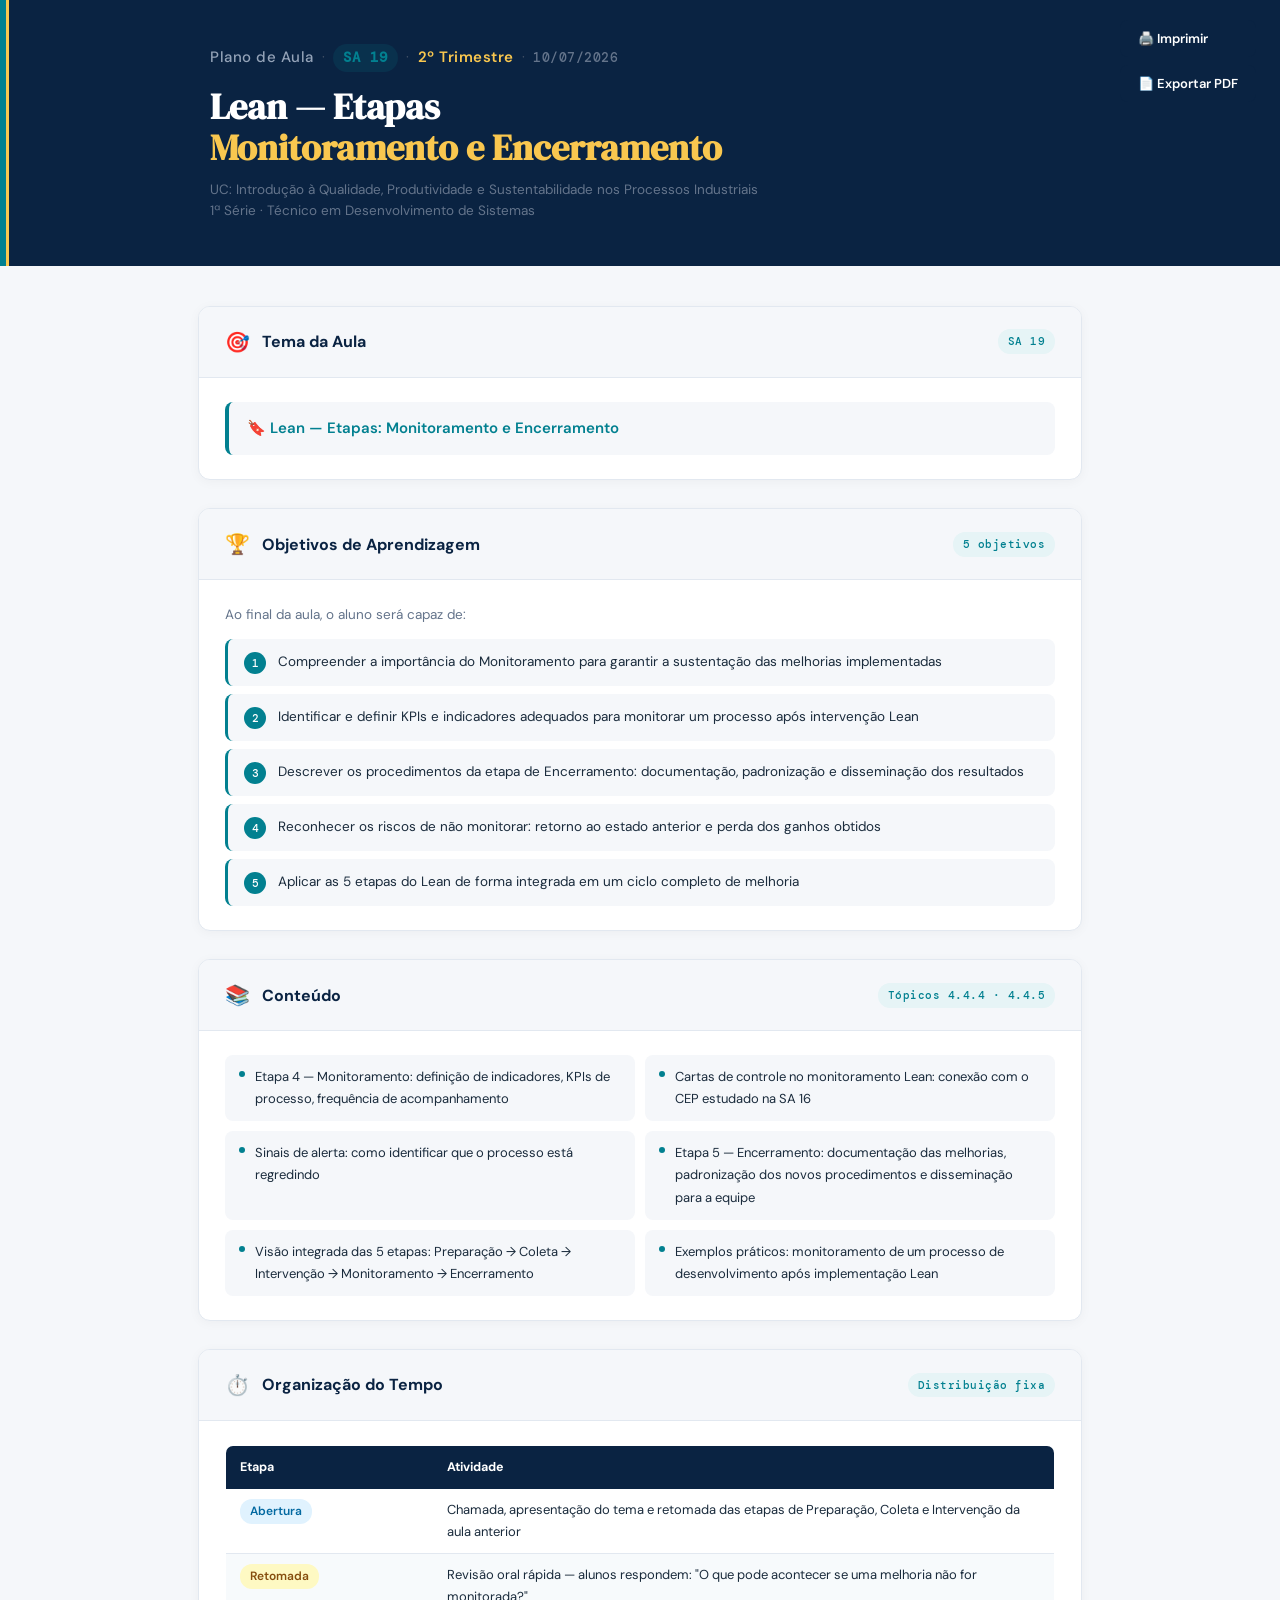
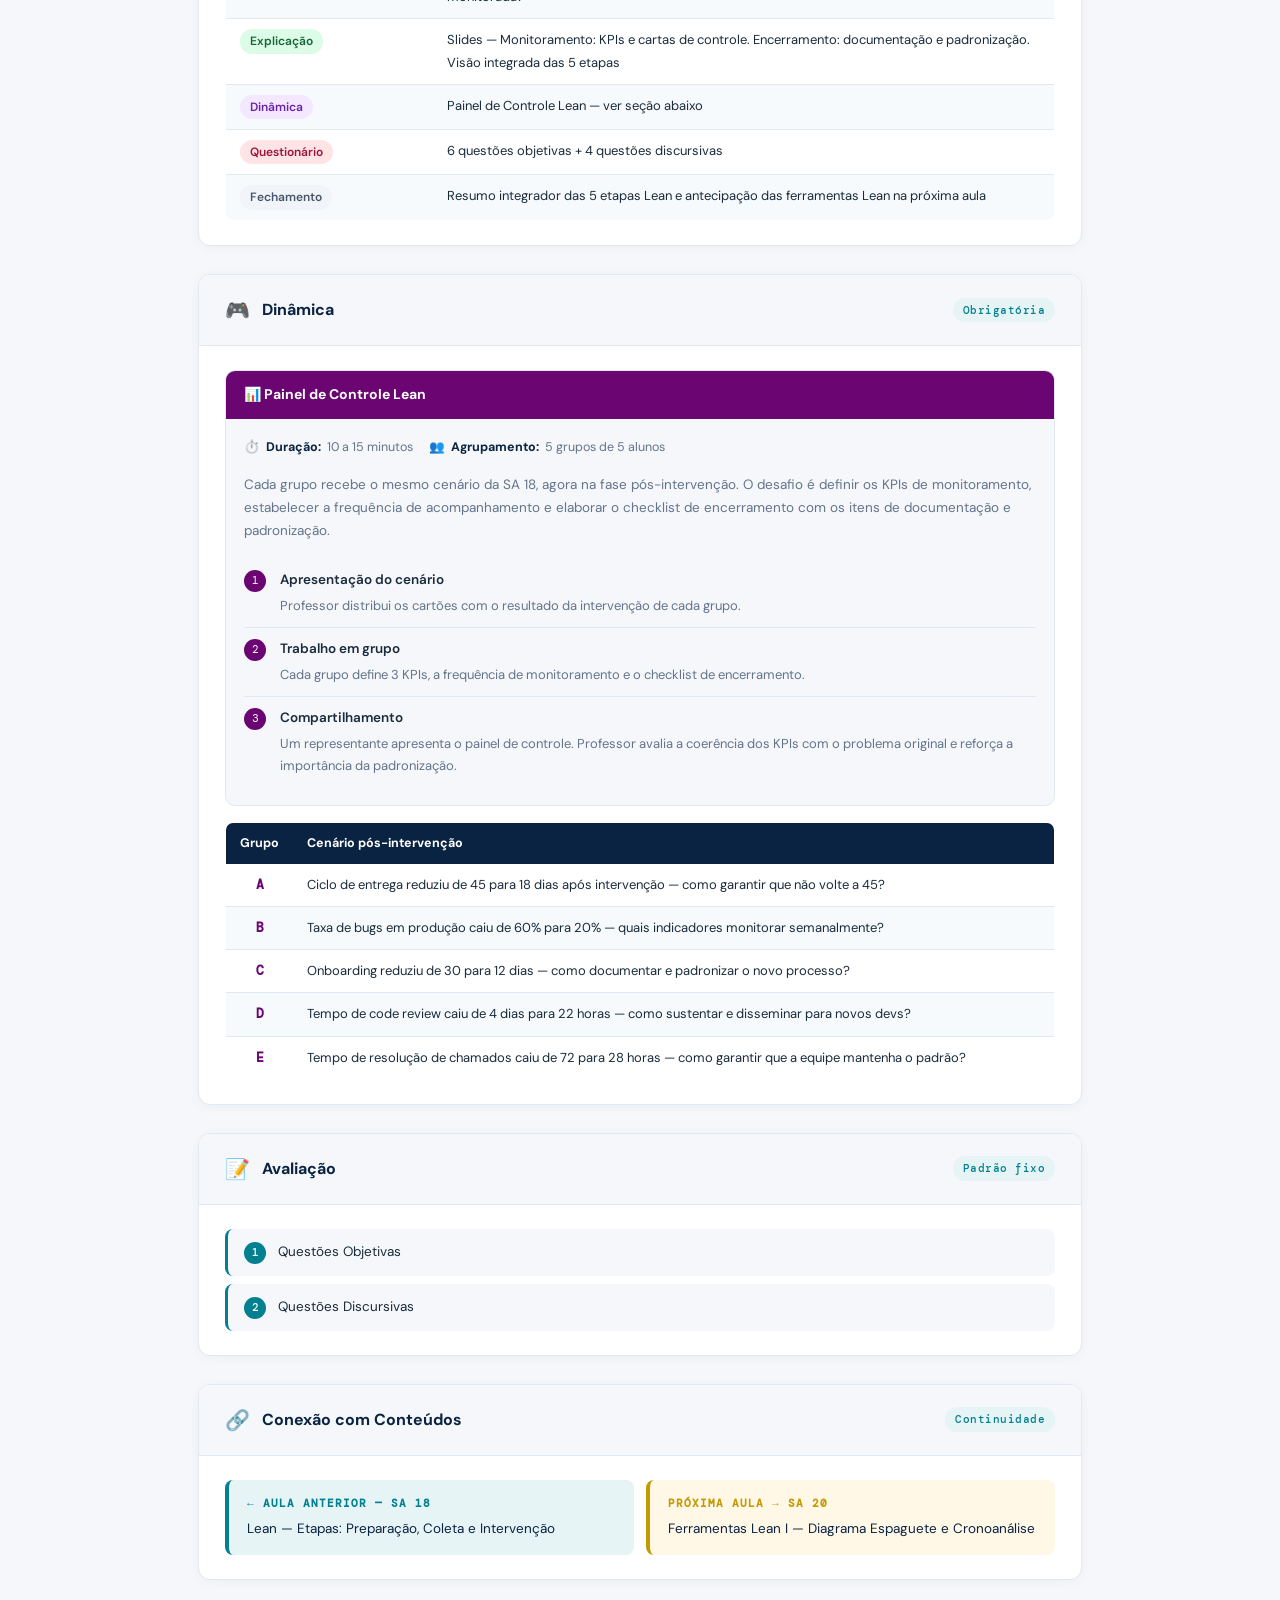
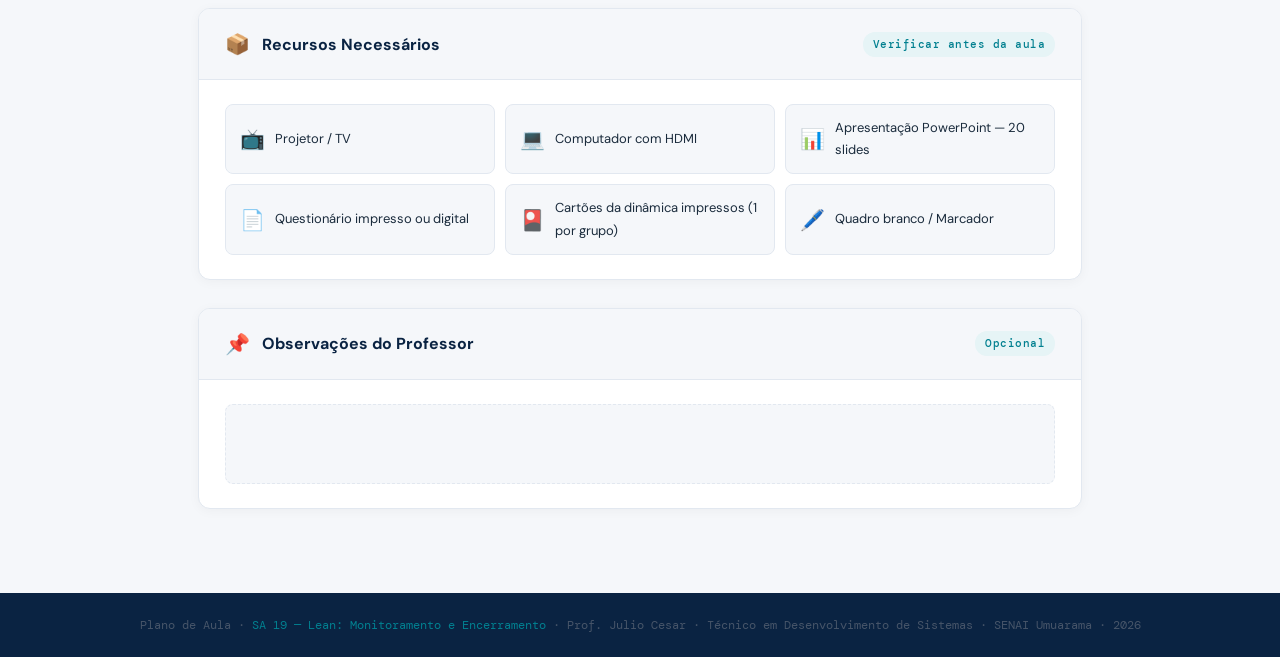
<file: plano_aula_SA19.html>
<!DOCTYPE html>
<html lang="pt-BR">
<head>
<meta charset="UTF-8">
<meta name="viewport" content="width=device-width, initial-scale=1.0">
<title>Plano de Aula SA 19 — Lean: Monitoramento e Encerramento</title>
<meta name="description" content="Plano de aula SA 19 — Lean: Monitoramento e Encerramento · Técnico em Desenvolvimento de Sistemas · SENAI Umuarama">
<meta name="theme-color" content="#0A2342">
<link href="https://fonts.googleapis.com/css2?family=DM+Serif+Display&family=DM+Sans:ital,wght@0,300;0,400;0,500;0,600;0,700;1,400&family=DM+Mono:wght@400;500&display=swap" rel="stylesheet">
<style>
  :root {
    --teal:       #028090;
    --teal-light: #e6f4f6;
    --dark:       #0A2342;
    --yellow:     #F9C74F;
    --gold:       #C49A00;
    --gray:       #64748B;
    --light:      #F5F7FA;
    --white:      #FFFFFF;
    --text:       #1A2B3C;
    --red:        #E63946;
    --red-light:  #FFF0F0;
    --green:      #1A7A4A;
    --green-light:#EBF8F2;
    --border:     #E2E8F0;
    --warn-bg:    #FFF8E7;
    --purple:     #6A0572;
  }

  html { scroll-behavior: smooth; }
  * { margin: 0; padding: 0; box-sizing: border-box; }

  body {
    font-family: 'DM Sans', sans-serif;
    background: var(--light);
    color: var(--text);
    line-height: 1.7;
  }

  .page-header { background: var(--dark); position: relative; overflow: hidden; }
  .page-header::before { content:''; position:absolute; left:0; top:0; bottom:0; width:6px; background:var(--teal); }
  .page-header::after  { content:''; position:absolute; left:6px; top:0; bottom:0; width:3px; background:var(--yellow); }
  .header-inner {
    max-width: 980px; margin: 0 auto;
    padding: 44px 48px 44px 60px;
    display: flex; justify-content: space-between; align-items: flex-start; gap: 32px;
  }
  .header-label {
    font-family: 'DM Sans', sans-serif; font-size: 15px; font-weight: 500;
    color: #94A3B8; letter-spacing: 0.5px; margin-bottom: 14px;
    display: flex; align-items: center; flex-wrap: wrap; gap: 8px;
  }
  .header-label .hl-sep  { color: #475569; font-weight: 300; }
  .header-label .hl-sa   { font-family: 'DM Mono', monospace; font-size: 14px; font-weight: 600; color: var(--teal); background: rgba(2,128,144,0.15); padding: 2px 10px; border-radius: 20px; letter-spacing: 1px; }
  .header-label .hl-tri  { color: var(--yellow); font-weight: 600; }
  .header-label .hl-data { font-family: 'DM Mono', monospace; font-size: 13px; color: #64748B; }
  .header-title { font-family: 'DM Serif Display', serif; font-size: 36px; line-height: 1.15; color: var(--white); margin-bottom: 10px; }
  .header-title span { color: var(--yellow); }
  .header-sub { font-size: 13.5px; color: #64748B; line-height: 1.6; }
  .header-sub .uc-nome { white-space: nowrap; display: block; }

  .container { max-width: 980px; margin: 0 auto; padding: 40px 48px; }

  .section { background: var(--white); border-radius: 12px; border: 1px solid var(--border); box-shadow: 0 2px 12px rgba(0,0,0,0.04); margin-bottom: 28px; overflow: hidden; }
  .section-header { display: flex; align-items: center; gap: 12px; padding: 18px 26px; border-bottom: 1px solid var(--border); background: var(--light); }
  .section-icon  { font-size: 20px; }
  .section-title { font-size: 16px; font-weight: 700; color: var(--dark); flex: 1; }
  .section-tag   { font-family: 'DM Mono', monospace; font-size: 11px; font-weight: 500; background: var(--teal-light); color: var(--teal); padding: 3px 10px; border-radius: 12px; letter-spacing: 0.5px; }
  .section-body  { padding: 24px 26px; }

  .tema-box { background: var(--light); border-radius: 8px; padding: 14px 18px; font-size: 15px; font-weight: 600; color: var(--dark); border-left: 4px solid var(--teal); }
  .tema-box span { color: var(--teal); }

  .obj-intro { font-size: 13.5px; color: var(--gray); margin-bottom: 12px; }
  .obj-list  { list-style: none; display: flex; flex-direction: column; gap: 8px; }
  .obj-list li { display: flex; align-items: flex-start; gap: 12px; padding: 12px 16px; background: var(--light); border-radius: 8px; font-size: 13.5px; border-left: 3px solid var(--teal); }
  .obj-num { background: var(--teal); color: var(--white); font-family: 'DM Mono', monospace; font-size: 11px; font-weight: 500; width: 22px; height: 22px; border-radius: 50%; display: flex; align-items: center; justify-content: center; flex-shrink: 0; margin-top: 1px; }

  .content-grid { display: grid; grid-template-columns: 1fr 1fr; gap: 10px; }
  .content-item { display: flex; align-items: flex-start; gap: 10px; padding: 11px 14px; background: var(--light); border-radius: 8px; font-size: 13px; }
  .content-bullet { width: 6px; height: 6px; background: var(--teal); border-radius: 50%; flex-shrink: 0; margin-top: 5px; }

  .time-table { width: 100%; border-collapse: collapse; font-size: 13px; border-radius: 8px; overflow: hidden; border: 1px solid var(--border); }
  .time-table thead tr { background: var(--dark); }
  .time-table th { color: var(--white); padding: 11px 14px; text-align: left; font-size: 12.5px; }
  .time-table td { padding: 10px 14px; border-bottom: 1px solid var(--border); vertical-align: top; }
  .time-table tr:last-child td { border-bottom: none; }
  .time-table tr:nth-child(even) td { background: #F7FAFC; }
  .etapa-pill { font-size: 12px; font-weight: 600; padding: 2px 10px; border-radius: 12px; display: inline-block; white-space: nowrap; }
  .ep-abertura { background:#E0F2FE; color:#0369A1; }
  .ep-retomada { background:#FEF9C3; color:#854D0E; }
  .ep-expl     { background:#DCFCE7; color:#166534; }
  .ep-dinamica { background:#F3E8FF; color:#6B21A8; }
  .ep-quest    { background:#FFE4E6; color:#9F1239; }
  .ep-fecha    { background:#F1F5F9; color:#475569; }

  .dinamica-box { background: var(--light); border: 1px solid var(--border); border-radius: 10px; overflow: hidden; margin-bottom: 16px; }
  .dinamica-header { background: var(--purple); color: var(--white); padding: 12px 18px; font-size: 14px; font-weight: 700; display: flex; align-items: center; gap: 8px; }
  .dinamica-body { padding: 18px; }
  .dinamica-meta { display: flex; gap: 16px; margin-bottom: 16px; flex-wrap: wrap; }
  .dinamica-meta-item { font-size: 12.5px; color: var(--gray); display: flex; align-items: center; gap: 6px; }
  .dinamica-meta-item strong { color: var(--dark); }
  .dinamica-step { display: flex; gap: 14px; padding: 10px 0; border-bottom: 1px solid var(--border); font-size: 13.5px; }
  .dinamica-step:last-child { border-bottom: none; }
  .step-num { background: var(--purple); color: var(--white); font-family: 'DM Mono', monospace; font-size: 11px; width: 22px; height: 22px; border-radius: 50%; display: flex; align-items: center; justify-content: center; flex-shrink: 0; margin-top: 1px; }

  .cenarios-table { width: 100%; border-collapse: collapse; font-size: 13px; border-radius: 8px; overflow: hidden; border: 1px solid var(--border); margin-top: 16px; }
  .cenarios-table thead tr { background: var(--dark); }
  .cenarios-table th { color: var(--white); padding: 10px 14px; text-align: left; font-size: 12.5px; }
  .cenarios-table td { padding: 10px 14px; border-bottom: 1px solid var(--border); vertical-align: top; font-size: 13px; }
  .cenarios-table tr:last-child td { border-bottom: none; }
  .cenarios-table tr:nth-child(even) td { background: #F7FAFC; }
  .cenarios-table td:first-child { font-weight: 700; color: var(--purple); font-family: 'DM Mono', monospace; width: 60px; text-align: center; }

  .connection-row { display: grid; grid-template-columns: 1fr 1fr; gap: 12px; }
  .conn-card { border-radius: 8px; padding: 14px 18px; font-size: 13.5px; }
  .conn-ant  { background: var(--teal-light); border-left: 4px solid var(--teal); }
  .conn-prox { background: var(--warn-bg);    border-left: 4px solid var(--gold); }
  .conn-label { font-size: 11px; font-family: 'DM Mono', monospace; font-weight: 600; text-transform: uppercase; letter-spacing: 1px; margin-bottom: 6px; }
  .conn-ant .conn-label  { color: var(--teal); }
  .conn-prox .conn-label { color: var(--gold); }

  .recursos-grid { display: grid; grid-template-columns: repeat(3, 1fr); gap: 10px; }
  .recurso-item { background: var(--light); border: 1px solid var(--border); border-radius: 8px; padding: 12px 14px; font-size: 13px; display: flex; align-items: center; gap: 10px; }
  .recurso-icon { font-size: 20px; }

  .obs-box { background: var(--light); border: 1px dashed var(--border); border-radius: 8px; padding: 16px 20px; min-height: 80px; font-size: 13.5px; color: var(--gray); }

  footer { background: var(--dark); color: #475569; text-align: center; padding: 22px; font-size: 12px; font-family: 'DM Mono', monospace; margin-top: 16px; }
  footer span { color: var(--teal); }

  .btn-group { position: fixed; top: 20px; right: 24px; z-index: 999; display: flex; flex-direction: column; gap: 8px; }
  .btn-action { border: none; border-radius: 8px; padding: 10px 18px; font-family: 'DM Sans', sans-serif; font-size: 13px; font-weight: 600; cursor: pointer; display: flex; align-items: center; gap: 8px; white-space: nowrap; transition: all 0.2s ease; }
  .btn-action:active { transform: scale(0.97); }
  .btn-imprimir { background: var(--dark); color: var(--white); box-shadow: none; }
  .btn-imprimir:hover { background: #1a3d66; box-shadow: 0 4px 12px rgba(10,35,66,0.4); }
  .btn-pdf { background: var(--dark); color: var(--white); box-shadow: none; }
  .btn-pdf:hover { background: #1a3d66; box-shadow: 0 4px 12px rgba(10,35,66,0.4); }
  button:focus, .btn-action:focus, a:focus { outline: 3px solid var(--yellow); outline-offset: 2px; }

  @media print {
    @page { size: A4 portrait; margin: 18mm 14mm 16mm 14mm; }
    * { -webkit-print-color-adjust: exact !important; print-color-adjust: exact !important; }
    body { background: white !important; font-size: 11.5px; color: #1A2B3C; }
    .btn-group { display: none !important; }
    .page-header { background: var(--dark) !important; }
    .header-inner { padding: 16px 24px 16px 30px !important; gap: 16px !important; }
    .header-title  { font-size: 22px !important; }
    .header-label  { font-size: 11px !important; margin-bottom: 8px !important; gap: 5px !important; }
    .header-label .hl-sa { font-size: 10px !important; padding: 1px 7px !important; }
    .header-sub    { font-size: 11px !important; }
    .container { padding: 10px 0 !important; }
    .section { box-shadow: none !important; border: 1px solid #ccc !important; break-inside: avoid; margin-bottom: 12px !important; }
    .section-body   { padding: 14px 20px !important; }
    .section-header { padding: 10px 20px !important; }
    table { break-inside: avoid; }
    tr    { break-inside: avoid; }
    a[href]::after { content: none !important; }
    a { text-decoration: none !important; color: inherit !important; }
    .obs-box { min-height: 80px !important; background-image: repeating-linear-gradient(transparent, transparent 27px, #c8d0db 27px, #c8d0db 28px) !important; background-color: white !important; }
    .content-grid   { grid-template-columns: 1fr 1fr !important; }
    .connection-row { grid-template-columns: 1fr 1fr !important; }
    .recursos-grid  { grid-template-columns: repeat(3, 1fr) !important; }
    footer { background: var(--dark) !important; margin-top: 8px !important; padding: 12px !important; font-size: 10.5px !important; }
    .section.break-before-print { break-before: page; }
  }

  @media (max-width: 960px) {
    .header-inner  { padding: 36px 32px 36px 44px; gap: 24px; }
    .container     { padding: 28px 32px; }
    .header-title  { font-size: 28px; }
    .recursos-grid { grid-template-columns: 1fr 1fr; }
    .btn-group     { top: 16px; right: 16px; }
  }

  @media (max-width: 768px) {
    .header-inner   { flex-direction: column; padding: 28px 20px 28px 28px; gap: 14px; }
    .container      { padding: 20px 16px; }
    .header-title   { font-size: 22px; }
    .header-label   { font-size: 13px; gap: 6px; }
    .header-sub     { font-size: 12.5px; }
    .uc-nome        { white-space: normal; }
    .section-header { padding: 14px 18px; gap: 10px; }
    .section-body   { padding: 18px; }
    .content-grid   { grid-template-columns: 1fr; }
    .connection-row { grid-template-columns: 1fr; }
    .recursos-grid  { grid-template-columns: 1fr 1fr; }
    .time-table, .cenarios-table { display: block; overflow-x: auto; -webkit-overflow-scrolling: touch; }
    .btn-group  { top: auto; bottom: 20px; right: 16px; flex-direction: row; }
    .btn-action { padding: 9px 14px; font-size: 12px; }
  }

  @media (max-width: 480px) {
    .page-header::before { width: 4px; }
    .page-header::after  { left: 4px; width: 2px; }
    .header-inner  { padding: 20px 14px 20px 18px; gap: 10px; }
    .container     { padding: 14px 12px; }
    .header-title  { font-size: 18px; }
    .header-label  { font-size: 12px; gap: 5px; margin-bottom: 10px; }
    .header-label .hl-sa   { font-size: 12px; padding: 1px 8px; }
    .header-label .hl-data { font-size: 11px; }
    .header-sub    { font-size: 12px; }
    .section-header { padding: 12px 14px; }
    .section-icon  { font-size: 16px; }
    .section-title { font-size: 14px; }
    .section-body  { padding: 14px; }
    .recursos-grid { grid-template-columns: 1fr; }
    .obj-list li   { padding: 10px 12px; font-size: 13px; }
    .content-item  { font-size: 12px; padding: 9px 12px; }
    .dinamica-body { padding: 14px; }
    .dinamica-step { font-size: 12.5px; }
    .btn-group     { bottom: 14px; right: 12px; gap: 6px; }
    .btn-action    { padding: 8px 12px; font-size: 11.5px; }
    footer         { padding: 16px; font-size: 11px; }
  }

  #btn-topo {
    position: fixed; bottom: 24px; right: 24px;
    width: 44px; height: 44px; border-radius: 50%;
    background: var(--dark); color: var(--white); border: none;
    font-size: 18px; font-weight: 700; cursor: pointer;
    z-index: 999; display: none;
    align-items: center; justify-content: center;
    box-shadow: 0 4px 12px rgba(0,0,0,0.2); transition: all 0.2s ease;
  }
  #btn-topo.visible { display: flex; }
  #btn-topo:hover   { background: var(--teal); transform: translateY(-2px); }
  #btn-topo:focus   { outline: 3px solid var(--teal-light); outline-offset: 2px; }
  @media print { #btn-topo { display: none !important; } }
</style>
</head>
<body>

<div class="btn-group">
  <button class="btn-action btn-imprimir" onclick="window.print()" aria-label="Imprimir plano de aula">🖨️ Imprimir</button>
  <button class="btn-action btn-pdf" onclick="salvarPDF()" aria-label="Exportar plano de aula como PDF">📄 Exportar PDF</button>
</div>

<header class="page-header">
  <div class="header-inner">
    <div>
      <div class="header-label">
        Plano de Aula
        <span class="hl-sep">·</span>
        <span class="hl-sa">SA 19</span>
        <span class="hl-sep">·</span>
        <span class="hl-tri">2º Trimestre</span>
        <span class="hl-sep">·</span>
        <span class="hl-data">10/07/2026</span>
      </div>
      <h1 class="header-title">Lean — Etapas<br><span>Monitoramento e Encerramento</span></h1>
      <p class="header-sub">
        <span class="uc-nome">UC: Introdução à Qualidade, Produtividade e Sustentabilidade nos Processos Industriais</span>
        1ª Série · Técnico em Desenvolvimento de Sistemas
      </p>
    </div>
  </div>
</header>

<main class="container">

  <section class="section">
    <div class="section-header">
      <span class="section-icon">🎯</span>
      <span class="section-title">Tema da Aula</span>
      <span class="section-tag">SA 19</span>
    </div>
    <div class="section-body">
      <div class="tema-box">
        🔖 <span>Lean — Etapas: Monitoramento e Encerramento</span>
      </div>
    </div>
  </section>

  <section class="section">
    <div class="section-header">
      <span class="section-icon">🏆</span>
      <span class="section-title">Objetivos de Aprendizagem</span>
      <span class="section-tag">5 objetivos</span>
    </div>
    <div class="section-body">
      <p class="obj-intro">Ao final da aula, o aluno será capaz de:</p>
      <ul class="obj-list">
        <li><span class="obj-num">1</span>Compreender a importância do Monitoramento para garantir a sustentação das melhorias implementadas</li>
        <li><span class="obj-num">2</span>Identificar e definir KPIs e indicadores adequados para monitorar um processo após intervenção Lean</li>
        <li><span class="obj-num">3</span>Descrever os procedimentos da etapa de Encerramento: documentação, padronização e disseminação dos resultados</li>
        <li><span class="obj-num">4</span>Reconhecer os riscos de não monitorar: retorno ao estado anterior e perda dos ganhos obtidos</li>
        <li><span class="obj-num">5</span>Aplicar as 5 etapas do Lean de forma integrada em um ciclo completo de melhoria</li>
      </ul>
    </div>
  </section>

  <section class="section">
    <div class="section-header">
      <span class="section-icon">📚</span>
      <span class="section-title">Conteúdo</span>
      <span class="section-tag">Tópicos 4.4.4 · 4.4.5</span>
    </div>
    <div class="section-body">
      <div class="content-grid">
        <div class="content-item"><div class="content-bullet"></div>Etapa 4 — Monitoramento: definição de indicadores, KPIs de processo, frequência de acompanhamento</div>
        <div class="content-item"><div class="content-bullet"></div>Cartas de controle no monitoramento Lean: conexão com o CEP estudado na SA 16</div>
        <div class="content-item"><div class="content-bullet"></div>Sinais de alerta: como identificar que o processo está regredindo</div>
        <div class="content-item"><div class="content-bullet"></div>Etapa 5 — Encerramento: documentação das melhorias, padronização dos novos procedimentos e disseminação para a equipe</div>
        <div class="content-item"><div class="content-bullet"></div>Visão integrada das 5 etapas: Preparação → Coleta → Intervenção → Monitoramento → Encerramento</div>
        <div class="content-item"><div class="content-bullet"></div>Exemplos práticos: monitoramento de um processo de desenvolvimento após implementação Lean</div>
      </div>
    </div>
  </section>

  <section class="section">
    <div class="section-header">
      <span class="section-icon">⏱️</span>
      <span class="section-title">Organização do Tempo</span>
      <span class="section-tag">Distribuição fixa</span>
    </div>
    <div class="section-body">
      <table class="time-table">
        <thead>
          <tr><th style="width:25%">Etapa</th><th>Atividade</th></tr>
        </thead>
        <tbody>
          <tr>
            <td><span class="etapa-pill ep-abertura">Abertura</span></td>
            <td>Chamada, apresentação do tema e retomada das etapas de Preparação, Coleta e Intervenção da aula anterior</td>
          </tr>
          <tr>
            <td><span class="etapa-pill ep-retomada">Retomada</span></td>
            <td>Revisão oral rápida — alunos respondem: "O que pode acontecer se uma melhoria não for monitorada?"</td>
          </tr>
          <tr>
            <td><span class="etapa-pill ep-expl">Explicação</span></td>
            <td>Slides — Monitoramento: KPIs e cartas de controle. Encerramento: documentação e padronização. Visão integrada das 5 etapas</td>
          </tr>
          <tr>
            <td><span class="etapa-pill ep-dinamica">Dinâmica</span></td>
            <td>Painel de Controle Lean — ver seção abaixo</td>
          </tr>
          <tr>
            <td><span class="etapa-pill ep-quest">Questionário</span></td>
            <td>6 questões objetivas + 4 questões discursivas</td>
          </tr>
          <tr>
            <td><span class="etapa-pill ep-fecha">Fechamento</span></td>
            <td>Resumo integrador das 5 etapas Lean e antecipação das ferramentas Lean na próxima aula</td>
          </tr>
        </tbody>
      </table>
    </div>
  </section>

  <section class="section">
    <div class="section-header">
      <span class="section-icon">🎮</span>
      <span class="section-title">Dinâmica</span>
      <span class="section-tag">Obrigatória</span>
    </div>
    <div class="section-body">
      <div class="dinamica-box">
        <div class="dinamica-header">📊 Painel de Controle Lean</div>
        <div class="dinamica-body">
          <div class="dinamica-meta">
            <div class="dinamica-meta-item">⏱️ <strong>Duração:</strong> 10 a 15 minutos</div>
            <div class="dinamica-meta-item">👥 <strong>Agrupamento:</strong> 5 grupos de 5 alunos</div>
          </div>
          <p style="font-size:13.5px;color:var(--gray);margin-bottom:16px;">Cada grupo recebe o mesmo cenário da SA 18, agora na fase pós-intervenção. O desafio é definir os KPIs de monitoramento, estabelecer a frequência de acompanhamento e elaborar o checklist de encerramento com os itens de documentação e padronização.</p>
          <div class="dinamica-step">
            <div><div class="step-num">1</div></div>
            <div>
              <div style="font-weight:600;margin-bottom:3px;">Apresentação do cenário</div>
              <div style="color:var(--gray);font-size:13px;">Professor distribui os cartões com o resultado da intervenção de cada grupo.</div>
            </div>
          </div>
          <div class="dinamica-step">
            <div><div class="step-num">2</div></div>
            <div>
              <div style="font-weight:600;margin-bottom:3px;">Trabalho em grupo</div>
              <div style="color:var(--gray);font-size:13px;">Cada grupo define 3 KPIs, a frequência de monitoramento e o checklist de encerramento.</div>
            </div>
          </div>
          <div class="dinamica-step">
            <div><div class="step-num">3</div></div>
            <div>
              <div style="font-weight:600;margin-bottom:3px;">Compartilhamento</div>
              <div style="color:var(--gray);font-size:13px;">Um representante apresenta o painel de controle. Professor avalia a coerência dos KPIs com o problema original e reforça a importância da padronização.</div>
            </div>
          </div>
        </div>
      </div>
      <table class="cenarios-table">
        <thead>
          <tr><th>Grupo</th><th>Cenário pós-intervenção</th></tr>
        </thead>
        <tbody>
          <tr><td>A</td><td>Ciclo de entrega reduziu de 45 para 18 dias após intervenção — como garantir que não volte a 45?</td></tr>
          <tr><td>B</td><td>Taxa de bugs em produção caiu de 60% para 20% — quais indicadores monitorar semanalmente?</td></tr>
          <tr><td>C</td><td>Onboarding reduziu de 30 para 12 dias — como documentar e padronizar o novo processo?</td></tr>
          <tr><td>D</td><td>Tempo de code review caiu de 4 dias para 22 horas — como sustentar e disseminar para novos devs?</td></tr>
          <tr><td>E</td><td>Tempo de resolução de chamados caiu de 72 para 28 horas — como garantir que a equipe mantenha o padrão?</td></tr>
        </tbody>
      </table>
    </div>
  </section>

  <section class="section">
    <div class="section-header">
      <span class="section-icon">📝</span>
      <span class="section-title">Avaliação</span>
      <span class="section-tag">Padrão fixo</span>
    </div>
    <div class="section-body">
      <ul class="obj-list">
        <li><span class="obj-num">1</span>Questões Objetivas</li>
        <li><span class="obj-num">2</span>Questões Discursivas</li>
      </ul>
    </div>
  </section>

  <section class="section">
    <div class="section-header">
      <span class="section-icon">🔗</span>
      <span class="section-title">Conexão com Conteúdos</span>
      <span class="section-tag">Continuidade</span>
    </div>
    <div class="section-body">
      <div class="connection-row">
        <div class="conn-card conn-ant">
          <div class="conn-label">← Aula anterior — SA 18</div>
          <div style="font-size:13.5px;color:var(--dark);">Lean — Etapas: Preparação, Coleta e Intervenção</div>
        </div>
        <div class="conn-card conn-prox">
          <div class="conn-label">Próxima aula → SA 20</div>
          <div style="font-size:13.5px;color:var(--dark);">Ferramentas Lean I — Diagrama Espaguete e Cronoanálise</div>
        </div>
      </div>
    </div>
  </section>

  <section class="section">
    <div class="section-header">
      <span class="section-icon">📦</span>
      <span class="section-title">Recursos Necessários</span>
      <span class="section-tag">Verificar antes da aula</span>
    </div>
    <div class="section-body">
      <div class="recursos-grid">
        <div class="recurso-item"><span class="recurso-icon">📺</span><span>Projetor / TV</span></div>
        <div class="recurso-item"><span class="recurso-icon">💻</span><span>Computador com HDMI</span></div>
        <div class="recurso-item"><span class="recurso-icon">📊</span><span>Apresentação PowerPoint — 20 slides</span></div>
        <div class="recurso-item"><span class="recurso-icon">📄</span><span>Questionário impresso ou digital</span></div>
        <div class="recurso-item"><span class="recurso-icon">🎴</span><span>Cartões da dinâmica impressos (1 por grupo)</span></div>
        <div class="recurso-item"><span class="recurso-icon">🖊️</span><span>Quadro branco / Marcador</span></div>
      </div>
    </div>
  </section>

  <section class="section">
    <div class="section-header">
      <span class="section-icon">📌</span>
      <span class="section-title">Observações do Professor</span>
      <span class="section-tag">Opcional</span>
    </div>
    <div class="section-body">
      <div class="obs-box"></div>
    </div>
  </section>

</main>

<footer>
  Plano de Aula · <span>SA 19 — Lean: Monitoramento e Encerramento</span> · Prof. Julio Cesar · Técnico em Desenvolvimento de Sistemas · SENAI Umuarama · 2026
</footer>

<button id="btn-topo" aria-label="Voltar ao topo">↑</button>

<script>
  const salvarPDF = () => {
    const tituloOriginal = document.title;
    document.title = 'Plano_Aula_SA19_Lean_Monitoramento_Encerramento';
    window.print();
    setTimeout(() => { document.title = tituloOriginal; }, 1000);
  };

  const btnTopo = document.getElementById('btn-topo');
  window.addEventListener('scroll', () => {
    if (btnTopo) btnTopo.classList.toggle('visible', window.scrollY > 400);
  });
  if (btnTopo) {
    btnTopo.addEventListener('click', () => {
      window.scrollTo({ top: 0, behavior: 'smooth' });
    });
  }
</script>
</body>
</html>
</file>
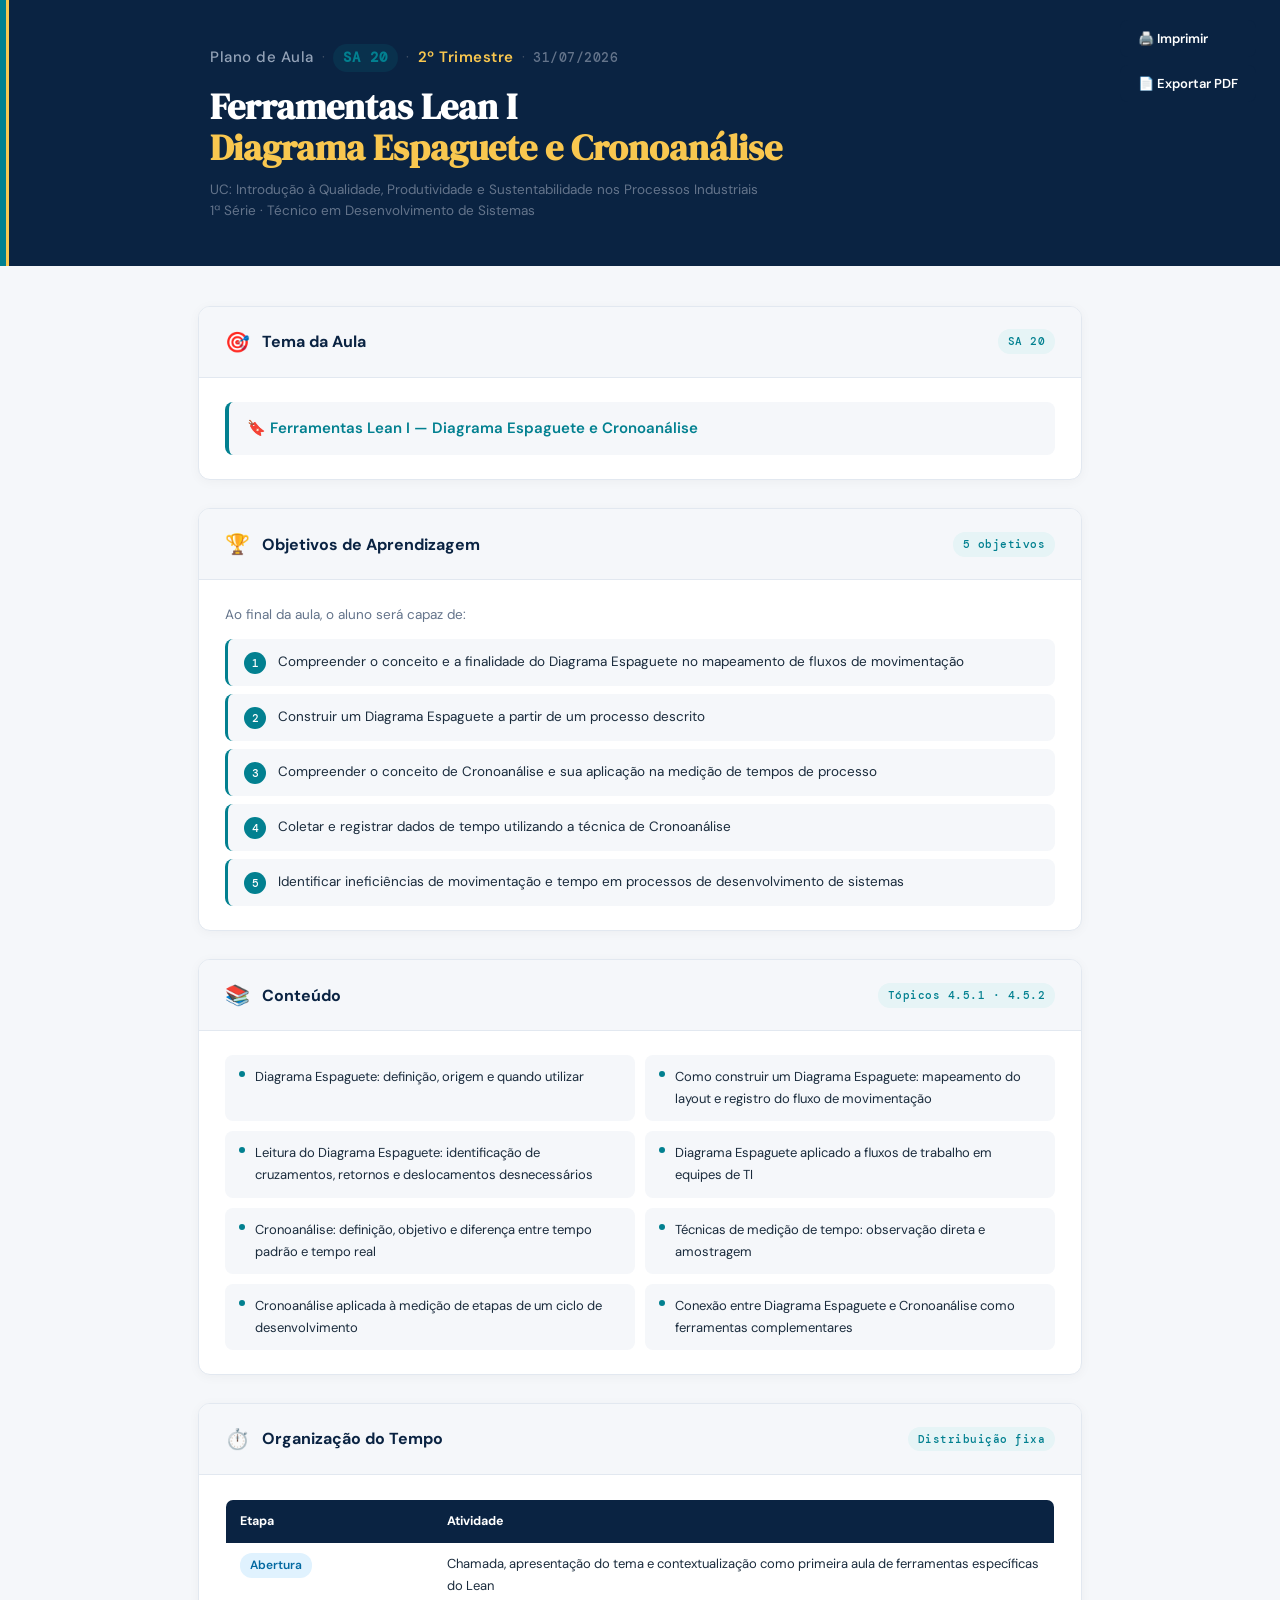
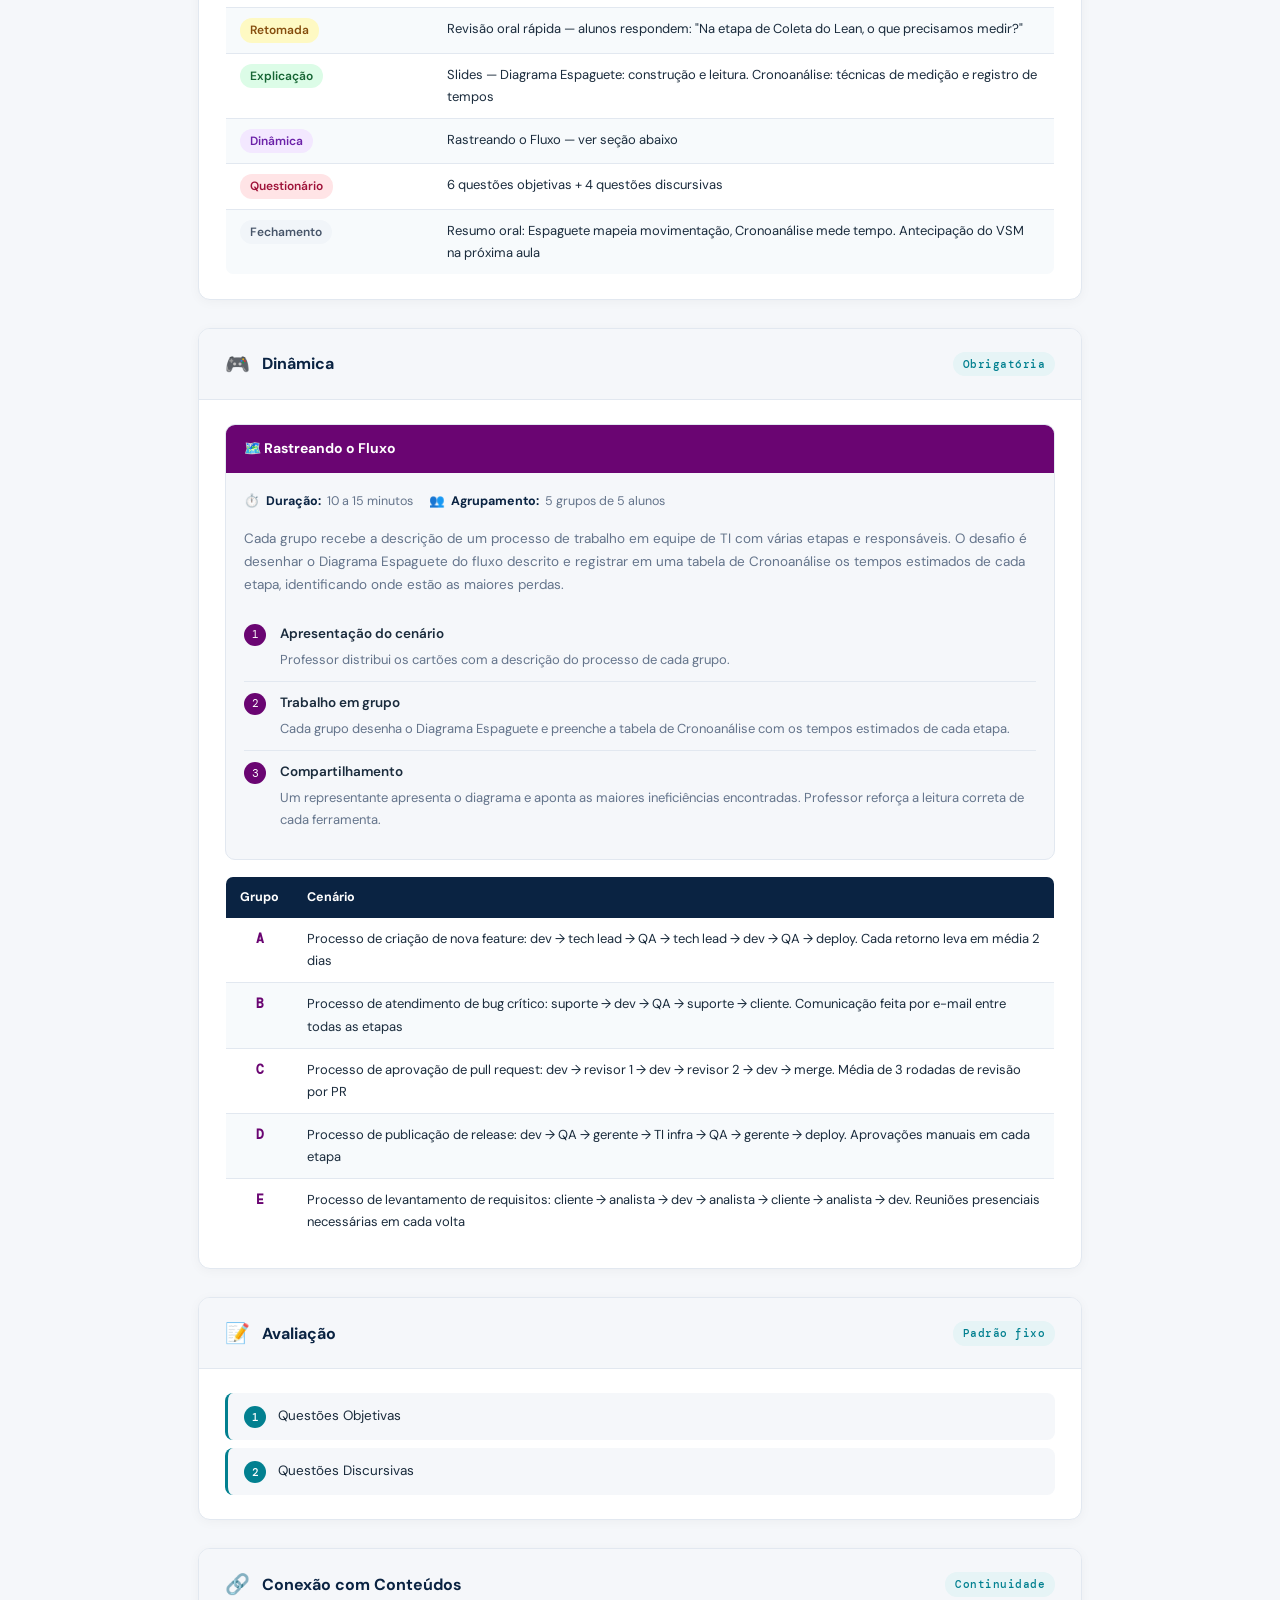
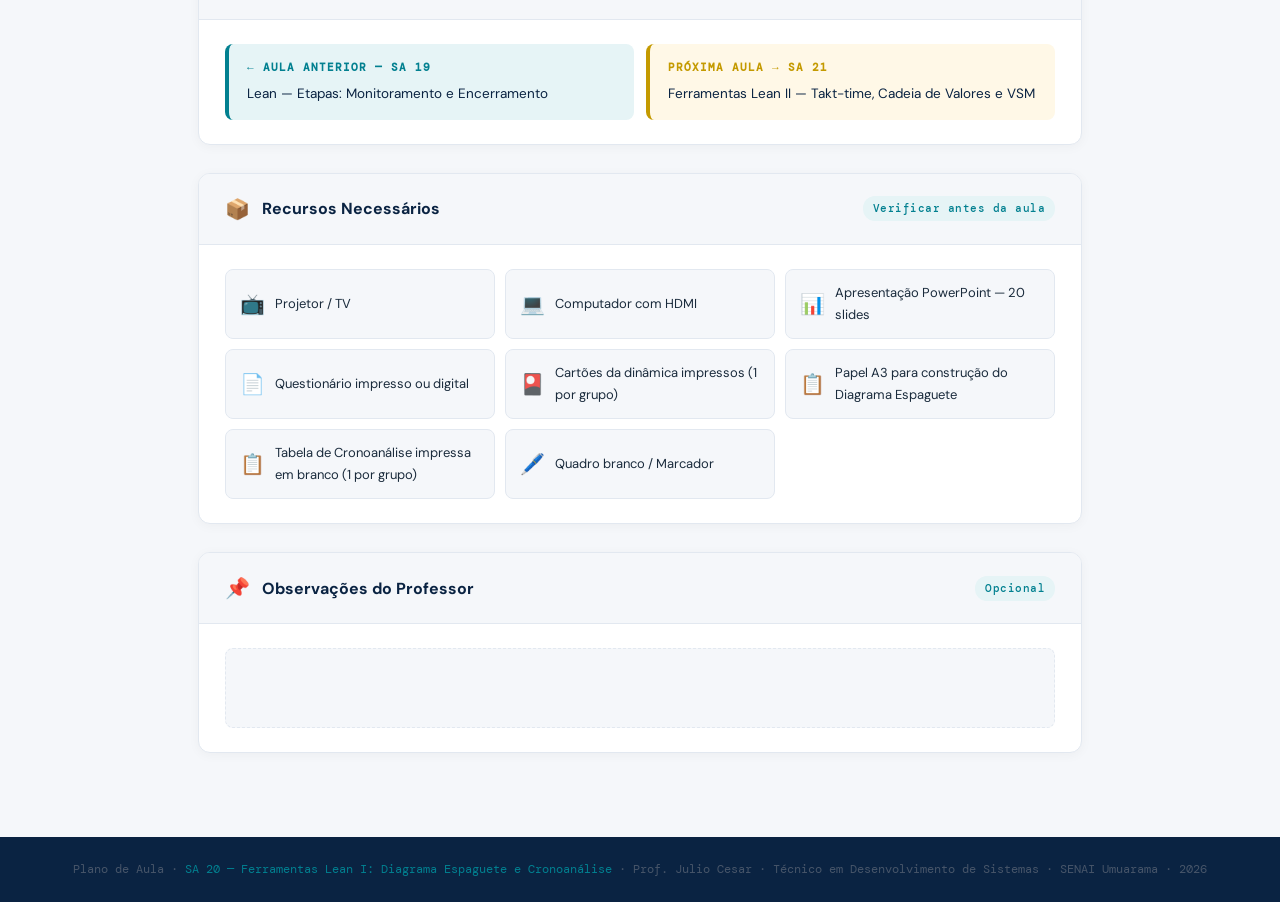
<file: plano_aula_SA20.html>
<!DOCTYPE html>
<html lang="pt-BR">
<head>
<meta charset="UTF-8">
<meta name="viewport" content="width=device-width, initial-scale=1.0">
<title>Plano de Aula SA 20 — Ferramentas Lean I: Diagrama Espaguete e Cronoanálise</title>
<meta name="description" content="Plano de aula SA 20 — Ferramentas Lean I: Diagrama Espaguete e Cronoanálise · Técnico em Desenvolvimento de Sistemas · SENAI Umuarama">
<meta name="theme-color" content="#0A2342">
<link href="https://fonts.googleapis.com/css2?family=DM+Serif+Display&family=DM+Sans:ital,wght@0,300;0,400;0,500;0,600;0,700;1,400&family=DM+Mono:wght@400;500&display=swap" rel="stylesheet">
<style>
  :root {
    --teal:       #028090;
    --teal-light: #e6f4f6;
    --dark:       #0A2342;
    --yellow:     #F9C74F;
    --gold:       #C49A00;
    --gray:       #64748B;
    --light:      #F5F7FA;
    --white:      #FFFFFF;
    --text:       #1A2B3C;
    --red:        #E63946;
    --red-light:  #FFF0F0;
    --green:      #1A7A4A;
    --green-light:#EBF8F2;
    --border:     #E2E8F0;
    --warn-bg:    #FFF8E7;
    --purple:     #6A0572;
  }

  html { scroll-behavior: smooth; }
  * { margin: 0; padding: 0; box-sizing: border-box; }

  body {
    font-family: 'DM Sans', sans-serif;
    background: var(--light);
    color: var(--text);
    line-height: 1.7;
  }

  .page-header { background: var(--dark); position: relative; overflow: hidden; }
  .page-header::before { content:''; position:absolute; left:0; top:0; bottom:0; width:6px; background:var(--teal); }
  .page-header::after  { content:''; position:absolute; left:6px; top:0; bottom:0; width:3px; background:var(--yellow); }
  .header-inner {
    max-width: 980px; margin: 0 auto;
    padding: 44px 48px 44px 60px;
    display: flex; justify-content: space-between; align-items: flex-start; gap: 32px;
  }
  .header-label {
    font-family: 'DM Sans', sans-serif; font-size: 15px; font-weight: 500;
    color: #94A3B8; letter-spacing: 0.5px; margin-bottom: 14px;
    display: flex; align-items: center; flex-wrap: wrap; gap: 8px;
  }
  .header-label .hl-sep  { color: #475569; font-weight: 300; }
  .header-label .hl-sa   { font-family: 'DM Mono', monospace; font-size: 14px; font-weight: 600; color: var(--teal); background: rgba(2,128,144,0.15); padding: 2px 10px; border-radius: 20px; letter-spacing: 1px; }
  .header-label .hl-tri  { color: var(--yellow); font-weight: 600; }
  .header-label .hl-data { font-family: 'DM Mono', monospace; font-size: 13px; color: #64748B; }
  .header-title { font-family: 'DM Serif Display', serif; font-size: 36px; line-height: 1.15; color: var(--white); margin-bottom: 10px; }
  .header-title span { color: var(--yellow); }
  .header-sub { font-size: 13.5px; color: #64748B; line-height: 1.6; }
  .header-sub .uc-nome { white-space: nowrap; display: block; }

  .container { max-width: 980px; margin: 0 auto; padding: 40px 48px; }

  .section { background: var(--white); border-radius: 12px; border: 1px solid var(--border); box-shadow: 0 2px 12px rgba(0,0,0,0.04); margin-bottom: 28px; overflow: hidden; }
  .section-header { display: flex; align-items: center; gap: 12px; padding: 18px 26px; border-bottom: 1px solid var(--border); background: var(--light); }
  .section-icon  { font-size: 20px; }
  .section-title { font-size: 16px; font-weight: 700; color: var(--dark); flex: 1; }
  .section-tag   { font-family: 'DM Mono', monospace; font-size: 11px; font-weight: 500; background: var(--teal-light); color: var(--teal); padding: 3px 10px; border-radius: 12px; letter-spacing: 0.5px; }
  .section-body  { padding: 24px 26px; }

  .tema-box { background: var(--light); border-radius: 8px; padding: 14px 18px; font-size: 15px; font-weight: 600; color: var(--dark); border-left: 4px solid var(--teal); }
  .tema-box span { color: var(--teal); }

  .obj-intro { font-size: 13.5px; color: var(--gray); margin-bottom: 12px; }
  .obj-list  { list-style: none; display: flex; flex-direction: column; gap: 8px; }
  .obj-list li { display: flex; align-items: flex-start; gap: 12px; padding: 12px 16px; background: var(--light); border-radius: 8px; font-size: 13.5px; border-left: 3px solid var(--teal); }
  .obj-num { background: var(--teal); color: var(--white); font-family: 'DM Mono', monospace; font-size: 11px; font-weight: 500; width: 22px; height: 22px; border-radius: 50%; display: flex; align-items: center; justify-content: center; flex-shrink: 0; margin-top: 1px; }

  .content-grid { display: grid; grid-template-columns: 1fr 1fr; gap: 10px; }
  .content-item { display: flex; align-items: flex-start; gap: 10px; padding: 11px 14px; background: var(--light); border-radius: 8px; font-size: 13px; }
  .content-bullet { width: 6px; height: 6px; background: var(--teal); border-radius: 50%; flex-shrink: 0; margin-top: 5px; }

  .time-table { width: 100%; border-collapse: collapse; font-size: 13px; border-radius: 8px; overflow: hidden; border: 1px solid var(--border); }
  .time-table thead tr { background: var(--dark); }
  .time-table th { color: var(--white); padding: 11px 14px; text-align: left; font-size: 12.5px; }
  .time-table td { padding: 10px 14px; border-bottom: 1px solid var(--border); vertical-align: top; }
  .time-table tr:last-child td { border-bottom: none; }
  .time-table tr:nth-child(even) td { background: #F7FAFC; }
  .etapa-pill { font-size: 12px; font-weight: 600; padding: 2px 10px; border-radius: 12px; display: inline-block; white-space: nowrap; }
  .ep-abertura { background:#E0F2FE; color:#0369A1; }
  .ep-retomada { background:#FEF9C3; color:#854D0E; }
  .ep-expl     { background:#DCFCE7; color:#166534; }
  .ep-dinamica { background:#F3E8FF; color:#6B21A8; }
  .ep-quest    { background:#FFE4E6; color:#9F1239; }
  .ep-fecha    { background:#F1F5F9; color:#475569; }

  .dinamica-box { background: var(--light); border: 1px solid var(--border); border-radius: 10px; overflow: hidden; margin-bottom: 16px; }
  .dinamica-header { background: var(--purple); color: var(--white); padding: 12px 18px; font-size: 14px; font-weight: 700; display: flex; align-items: center; gap: 8px; }
  .dinamica-body { padding: 18px; }
  .dinamica-meta { display: flex; gap: 16px; margin-bottom: 16px; flex-wrap: wrap; }
  .dinamica-meta-item { font-size: 12.5px; color: var(--gray); display: flex; align-items: center; gap: 6px; }
  .dinamica-meta-item strong { color: var(--dark); }
  .dinamica-step { display: flex; gap: 14px; padding: 10px 0; border-bottom: 1px solid var(--border); font-size: 13.5px; }
  .dinamica-step:last-child { border-bottom: none; }
  .step-num { background: var(--purple); color: var(--white); font-family: 'DM Mono', monospace; font-size: 11px; width: 22px; height: 22px; border-radius: 50%; display: flex; align-items: center; justify-content: center; flex-shrink: 0; margin-top: 1px; }

  .cenarios-table { width: 100%; border-collapse: collapse; font-size: 13px; border-radius: 8px; overflow: hidden; border: 1px solid var(--border); margin-top: 16px; }
  .cenarios-table thead tr { background: var(--dark); }
  .cenarios-table th { color: var(--white); padding: 10px 14px; text-align: left; font-size: 12.5px; }
  .cenarios-table td { padding: 10px 14px; border-bottom: 1px solid var(--border); vertical-align: top; font-size: 13px; }
  .cenarios-table tr:last-child td { border-bottom: none; }
  .cenarios-table tr:nth-child(even) td { background: #F7FAFC; }
  .cenarios-table td:first-child { font-weight: 700; color: var(--purple); font-family: 'DM Mono', monospace; width: 60px; text-align: center; }

  .connection-row { display: grid; grid-template-columns: 1fr 1fr; gap: 12px; }
  .conn-card { border-radius: 8px; padding: 14px 18px; font-size: 13.5px; }
  .conn-ant  { background: var(--teal-light); border-left: 4px solid var(--teal); }
  .conn-prox { background: var(--warn-bg);    border-left: 4px solid var(--gold); }
  .conn-label { font-size: 11px; font-family: 'DM Mono', monospace; font-weight: 600; text-transform: uppercase; letter-spacing: 1px; margin-bottom: 6px; }
  .conn-ant .conn-label  { color: var(--teal); }
  .conn-prox .conn-label { color: var(--gold); }

  .recursos-grid { display: grid; grid-template-columns: repeat(3, 1fr); gap: 10px; }
  .recurso-item { background: var(--light); border: 1px solid var(--border); border-radius: 8px; padding: 12px 14px; font-size: 13px; display: flex; align-items: center; gap: 10px; }
  .recurso-icon { font-size: 20px; }

  .obs-box { background: var(--light); border: 1px dashed var(--border); border-radius: 8px; padding: 16px 20px; min-height: 80px; font-size: 13.5px; color: var(--gray); }

  footer { background: var(--dark); color: #475569; text-align: center; padding: 22px; font-size: 12px; font-family: 'DM Mono', monospace; margin-top: 16px; }
  footer span { color: var(--teal); }

  .btn-group { position: fixed; top: 20px; right: 24px; z-index: 999; display: flex; flex-direction: column; gap: 8px; }
  .btn-action { border: none; border-radius: 8px; padding: 10px 18px; font-family: 'DM Sans', sans-serif; font-size: 13px; font-weight: 600; cursor: pointer; display: flex; align-items: center; gap: 8px; white-space: nowrap; transition: all 0.2s ease; }
  .btn-action:active { transform: scale(0.97); }
  .btn-imprimir { background: var(--dark); color: var(--white); box-shadow: none; }
  .btn-imprimir:hover { background: #1a3d66; box-shadow: 0 4px 12px rgba(10,35,66,0.4); }
  .btn-pdf { background: var(--dark); color: var(--white); box-shadow: none; }
  .btn-pdf:hover { background: #1a3d66; box-shadow: 0 4px 12px rgba(10,35,66,0.4); }
  button:focus, .btn-action:focus, a:focus { outline: 3px solid var(--yellow); outline-offset: 2px; }

  @media print {
    @page { size: A4 portrait; margin: 18mm 14mm 16mm 14mm; }
    * { -webkit-print-color-adjust: exact !important; print-color-adjust: exact !important; }
    body { background: white !important; font-size: 11.5px; color: #1A2B3C; }
    .btn-group { display: none !important; }
    .page-header { background: var(--dark) !important; }
    .header-inner { padding: 16px 24px 16px 30px !important; gap: 16px !important; }
    .header-title  { font-size: 22px !important; }
    .header-label  { font-size: 11px !important; margin-bottom: 8px !important; gap: 5px !important; }
    .header-label .hl-sa { font-size: 10px !important; padding: 1px 7px !important; }
    .header-sub    { font-size: 11px !important; }
    .container { padding: 10px 0 !important; }
    .section { box-shadow: none !important; border: 1px solid #ccc !important; break-inside: avoid; margin-bottom: 12px !important; }
    .section-body   { padding: 14px 20px !important; }
    .section-header { padding: 10px 20px !important; }
    table { break-inside: avoid; }
    tr    { break-inside: avoid; }
    a[href]::after { content: none !important; }
    a { text-decoration: none !important; color: inherit !important; }
    .obs-box { min-height: 80px !important; background-image: repeating-linear-gradient(transparent, transparent 27px, #c8d0db 27px, #c8d0db 28px) !important; background-color: white !important; }
    .content-grid   { grid-template-columns: 1fr 1fr !important; }
    .connection-row { grid-template-columns: 1fr 1fr !important; }
    .recursos-grid  { grid-template-columns: repeat(3, 1fr) !important; }
    footer { background: var(--dark) !important; margin-top: 8px !important; padding: 12px !important; font-size: 10.5px !important; }
    .section.break-before-print { break-before: page; }
  }

  @media (max-width: 960px) {
    .header-inner  { padding: 36px 32px 36px 44px; gap: 24px; }
    .container     { padding: 28px 32px; }
    .header-title  { font-size: 28px; }
    .recursos-grid { grid-template-columns: 1fr 1fr; }
    .btn-group     { top: 16px; right: 16px; }
  }

  @media (max-width: 768px) {
    .header-inner   { flex-direction: column; padding: 28px 20px 28px 28px; gap: 14px; }
    .container      { padding: 20px 16px; }
    .header-title   { font-size: 22px; }
    .header-label   { font-size: 13px; gap: 6px; }
    .header-sub     { font-size: 12.5px; }
    .uc-nome        { white-space: normal; }
    .section-header { padding: 14px 18px; gap: 10px; }
    .section-body   { padding: 18px; }
    .content-grid   { grid-template-columns: 1fr; }
    .connection-row { grid-template-columns: 1fr; }
    .recursos-grid  { grid-template-columns: 1fr 1fr; }
    .time-table, .cenarios-table { display: block; overflow-x: auto; -webkit-overflow-scrolling: touch; }
    .btn-group  { top: auto; bottom: 20px; right: 16px; flex-direction: row; }
    .btn-action { padding: 9px 14px; font-size: 12px; }
  }

  @media (max-width: 480px) {
    .page-header::before { width: 4px; }
    .page-header::after  { left: 4px; width: 2px; }
    .header-inner  { padding: 20px 14px 20px 18px; gap: 10px; }
    .container     { padding: 14px 12px; }
    .header-title  { font-size: 18px; }
    .header-label  { font-size: 12px; gap: 5px; margin-bottom: 10px; }
    .header-label .hl-sa   { font-size: 12px; padding: 1px 8px; }
    .header-label .hl-data { font-size: 11px; }
    .header-sub    { font-size: 12px; }
    .section-header { padding: 12px 14px; }
    .section-icon  { font-size: 16px; }
    .section-title { font-size: 14px; }
    .section-body  { padding: 14px; }
    .recursos-grid { grid-template-columns: 1fr; }
    .obj-list li   { padding: 10px 12px; font-size: 13px; }
    .content-item  { font-size: 12px; padding: 9px 12px; }
    .dinamica-body { padding: 14px; }
    .dinamica-step { font-size: 12.5px; }
    .btn-group     { bottom: 14px; right: 12px; gap: 6px; }
    .btn-action    { padding: 8px 12px; font-size: 11.5px; }
    footer         { padding: 16px; font-size: 11px; }
  }

  #btn-topo {
    position: fixed; bottom: 24px; right: 24px;
    width: 44px; height: 44px; border-radius: 50%;
    background: var(--dark); color: var(--white); border: none;
    font-size: 18px; font-weight: 700; cursor: pointer;
    z-index: 999; display: none;
    align-items: center; justify-content: center;
    box-shadow: 0 4px 12px rgba(0,0,0,0.2); transition: all 0.2s ease;
  }
  #btn-topo.visible { display: flex; }
  #btn-topo:hover   { background: var(--teal); transform: translateY(-2px); }
  #btn-topo:focus   { outline: 3px solid var(--teal-light); outline-offset: 2px; }
  @media print { #btn-topo { display: none !important; } }
</style>
</head>
<body>

<div class="btn-group">
  <button class="btn-action btn-imprimir" onclick="window.print()" aria-label="Imprimir plano de aula">🖨️ Imprimir</button>
  <button class="btn-action btn-pdf" onclick="salvarPDF()" aria-label="Exportar plano de aula como PDF">📄 Exportar PDF</button>
</div>

<header class="page-header">
  <div class="header-inner">
    <div>
      <div class="header-label">
        Plano de Aula
        <span class="hl-sep">·</span>
        <span class="hl-sa">SA 20</span>
        <span class="hl-sep">·</span>
        <span class="hl-tri">2º Trimestre</span>
        <span class="hl-sep">·</span>
        <span class="hl-data">31/07/2026</span>
      </div>
      <h1 class="header-title">Ferramentas Lean I<br><span>Diagrama Espaguete e Cronoanálise</span></h1>
      <p class="header-sub">
        <span class="uc-nome">UC: Introdução à Qualidade, Produtividade e Sustentabilidade nos Processos Industriais</span>
        1ª Série · Técnico em Desenvolvimento de Sistemas
      </p>
    </div>
  </div>
</header>

<main class="container">

  <section class="section">
    <div class="section-header">
      <span class="section-icon">🎯</span>
      <span class="section-title">Tema da Aula</span>
      <span class="section-tag">SA 20</span>
    </div>
    <div class="section-body">
      <div class="tema-box">
        🔖 <span>Ferramentas Lean I — Diagrama Espaguete e Cronoanálise</span>
      </div>
    </div>
  </section>

  <section class="section">
    <div class="section-header">
      <span class="section-icon">🏆</span>
      <span class="section-title">Objetivos de Aprendizagem</span>
      <span class="section-tag">5 objetivos</span>
    </div>
    <div class="section-body">
      <p class="obj-intro">Ao final da aula, o aluno será capaz de:</p>
      <ul class="obj-list">
        <li><span class="obj-num">1</span>Compreender o conceito e a finalidade do Diagrama Espaguete no mapeamento de fluxos de movimentação</li>
        <li><span class="obj-num">2</span>Construir um Diagrama Espaguete a partir de um processo descrito</li>
        <li><span class="obj-num">3</span>Compreender o conceito de Cronoanálise e sua aplicação na medição de tempos de processo</li>
        <li><span class="obj-num">4</span>Coletar e registrar dados de tempo utilizando a técnica de Cronoanálise</li>
        <li><span class="obj-num">5</span>Identificar ineficiências de movimentação e tempo em processos de desenvolvimento de sistemas</li>
      </ul>
    </div>
  </section>

  <section class="section">
    <div class="section-header">
      <span class="section-icon">📚</span>
      <span class="section-title">Conteúdo</span>
      <span class="section-tag">Tópicos 4.5.1 · 4.5.2</span>
    </div>
    <div class="section-body">
      <div class="content-grid">
        <div class="content-item"><div class="content-bullet"></div>Diagrama Espaguete: definição, origem e quando utilizar</div>
        <div class="content-item"><div class="content-bullet"></div>Como construir um Diagrama Espaguete: mapeamento do layout e registro do fluxo de movimentação</div>
        <div class="content-item"><div class="content-bullet"></div>Leitura do Diagrama Espaguete: identificação de cruzamentos, retornos e deslocamentos desnecessários</div>
        <div class="content-item"><div class="content-bullet"></div>Diagrama Espaguete aplicado a fluxos de trabalho em equipes de TI</div>
        <div class="content-item"><div class="content-bullet"></div>Cronoanálise: definição, objetivo e diferença entre tempo padrão e tempo real</div>
        <div class="content-item"><div class="content-bullet"></div>Técnicas de medição de tempo: observação direta e amostragem</div>
        <div class="content-item"><div class="content-bullet"></div>Cronoanálise aplicada à medição de etapas de um ciclo de desenvolvimento</div>
        <div class="content-item"><div class="content-bullet"></div>Conexão entre Diagrama Espaguete e Cronoanálise como ferramentas complementares</div>
      </div>
    </div>
  </section>

  <section class="section">
    <div class="section-header">
      <span class="section-icon">⏱️</span>
      <span class="section-title">Organização do Tempo</span>
      <span class="section-tag">Distribuição fixa</span>
    </div>
    <div class="section-body">
      <table class="time-table">
        <thead>
          <tr><th style="width:25%">Etapa</th><th>Atividade</th></tr>
        </thead>
        <tbody>
          <tr>
            <td><span class="etapa-pill ep-abertura">Abertura</span></td>
            <td>Chamada, apresentação do tema e contextualização como primeira aula de ferramentas específicas do Lean</td>
          </tr>
          <tr>
            <td><span class="etapa-pill ep-retomada">Retomada</span></td>
            <td>Revisão oral rápida — alunos respondem: "Na etapa de Coleta do Lean, o que precisamos medir?"</td>
          </tr>
          <tr>
            <td><span class="etapa-pill ep-expl">Explicação</span></td>
            <td>Slides — Diagrama Espaguete: construção e leitura. Cronoanálise: técnicas de medição e registro de tempos</td>
          </tr>
          <tr>
            <td><span class="etapa-pill ep-dinamica">Dinâmica</span></td>
            <td>Rastreando o Fluxo — ver seção abaixo</td>
          </tr>
          <tr>
            <td><span class="etapa-pill ep-quest">Questionário</span></td>
            <td>6 questões objetivas + 4 questões discursivas</td>
          </tr>
          <tr>
            <td><span class="etapa-pill ep-fecha">Fechamento</span></td>
            <td>Resumo oral: Espaguete mapeia movimentação, Cronoanálise mede tempo. Antecipação do VSM na próxima aula</td>
          </tr>
        </tbody>
      </table>
    </div>
  </section>

  <section class="section">
    <div class="section-header">
      <span class="section-icon">🎮</span>
      <span class="section-title">Dinâmica</span>
      <span class="section-tag">Obrigatória</span>
    </div>
    <div class="section-body">
      <div class="dinamica-box">
        <div class="dinamica-header">🗺️ Rastreando o Fluxo</div>
        <div class="dinamica-body">
          <div class="dinamica-meta">
            <div class="dinamica-meta-item">⏱️ <strong>Duração:</strong> 10 a 15 minutos</div>
            <div class="dinamica-meta-item">👥 <strong>Agrupamento:</strong> 5 grupos de 5 alunos</div>
          </div>
          <p style="font-size:13.5px;color:var(--gray);margin-bottom:16px;">Cada grupo recebe a descrição de um processo de trabalho em equipe de TI com várias etapas e responsáveis. O desafio é desenhar o Diagrama Espaguete do fluxo descrito e registrar em uma tabela de Cronoanálise os tempos estimados de cada etapa, identificando onde estão as maiores perdas.</p>
          <div class="dinamica-step">
            <div><div class="step-num">1</div></div>
            <div>
              <div style="font-weight:600;margin-bottom:3px;">Apresentação do cenário</div>
              <div style="color:var(--gray);font-size:13px;">Professor distribui os cartões com a descrição do processo de cada grupo.</div>
            </div>
          </div>
          <div class="dinamica-step">
            <div><div class="step-num">2</div></div>
            <div>
              <div style="font-weight:600;margin-bottom:3px;">Trabalho em grupo</div>
              <div style="color:var(--gray);font-size:13px;">Cada grupo desenha o Diagrama Espaguete e preenche a tabela de Cronoanálise com os tempos estimados de cada etapa.</div>
            </div>
          </div>
          <div class="dinamica-step">
            <div><div class="step-num">3</div></div>
            <div>
              <div style="font-weight:600;margin-bottom:3px;">Compartilhamento</div>
              <div style="color:var(--gray);font-size:13px;">Um representante apresenta o diagrama e aponta as maiores ineficiências encontradas. Professor reforça a leitura correta de cada ferramenta.</div>
            </div>
          </div>
        </div>
      </div>
      <table class="cenarios-table">
        <thead>
          <tr><th>Grupo</th><th>Cenário</th></tr>
        </thead>
        <tbody>
          <tr><td>A</td><td>Processo de criação de nova feature: dev → tech lead → QA → tech lead → dev → QA → deploy. Cada retorno leva em média 2 dias</td></tr>
          <tr><td>B</td><td>Processo de atendimento de bug crítico: suporte → dev → QA → suporte → cliente. Comunicação feita por e-mail entre todas as etapas</td></tr>
          <tr><td>C</td><td>Processo de aprovação de pull request: dev → revisor 1 → dev → revisor 2 → dev → merge. Média de 3 rodadas de revisão por PR</td></tr>
          <tr><td>D</td><td>Processo de publicação de release: dev → QA → gerente → TI infra → QA → gerente → deploy. Aprovações manuais em cada etapa</td></tr>
          <tr><td>E</td><td>Processo de levantamento de requisitos: cliente → analista → dev → analista → cliente → analista → dev. Reuniões presenciais necessárias em cada volta</td></tr>
        </tbody>
      </table>
    </div>
  </section>

  <section class="section">
    <div class="section-header">
      <span class="section-icon">📝</span>
      <span class="section-title">Avaliação</span>
      <span class="section-tag">Padrão fixo</span>
    </div>
    <div class="section-body">
      <ul class="obj-list">
        <li><span class="obj-num">1</span>Questões Objetivas</li>
        <li><span class="obj-num">2</span>Questões Discursivas</li>
      </ul>
    </div>
  </section>

  <section class="section">
    <div class="section-header">
      <span class="section-icon">🔗</span>
      <span class="section-title">Conexão com Conteúdos</span>
      <span class="section-tag">Continuidade</span>
    </div>
    <div class="section-body">
      <div class="connection-row">
        <div class="conn-card conn-ant">
          <div class="conn-label">← Aula anterior — SA 19</div>
          <div style="font-size:13.5px;color:var(--dark);">Lean — Etapas: Monitoramento e Encerramento</div>
        </div>
        <div class="conn-card conn-prox">
          <div class="conn-label">Próxima aula → SA 21</div>
          <div style="font-size:13.5px;color:var(--dark);">Ferramentas Lean II — Takt-time, Cadeia de Valores e VSM</div>
        </div>
      </div>
    </div>
  </section>

  <section class="section">
    <div class="section-header">
      <span class="section-icon">📦</span>
      <span class="section-title">Recursos Necessários</span>
      <span class="section-tag">Verificar antes da aula</span>
    </div>
    <div class="section-body">
      <div class="recursos-grid">
        <div class="recurso-item"><span class="recurso-icon">📺</span><span>Projetor / TV</span></div>
        <div class="recurso-item"><span class="recurso-icon">💻</span><span>Computador com HDMI</span></div>
        <div class="recurso-item"><span class="recurso-icon">📊</span><span>Apresentação PowerPoint — 20 slides</span></div>
        <div class="recurso-item"><span class="recurso-icon">📄</span><span>Questionário impresso ou digital</span></div>
        <div class="recurso-item"><span class="recurso-icon">🎴</span><span>Cartões da dinâmica impressos (1 por grupo)</span></div>
        <div class="recurso-item"><span class="recurso-icon">📋</span><span>Papel A3 para construção do Diagrama Espaguete</span></div>
        <div class="recurso-item"><span class="recurso-icon">📋</span><span>Tabela de Cronoanálise impressa em branco (1 por grupo)</span></div>
        <div class="recurso-item"><span class="recurso-icon">🖊️</span><span>Quadro branco / Marcador</span></div>
      </div>
    </div>
  </section>

  <section class="section">
    <div class="section-header">
      <span class="section-icon">📌</span>
      <span class="section-title">Observações do Professor</span>
      <span class="section-tag">Opcional</span>
    </div>
    <div class="section-body">
      <div class="obs-box"></div>
    </div>
  </section>

</main>

<footer>
  Plano de Aula · <span>SA 20 — Ferramentas Lean I: Diagrama Espaguete e Cronoanálise</span> · Prof. Julio Cesar · Técnico em Desenvolvimento de Sistemas · SENAI Umuarama · 2026
</footer>

<button id="btn-topo" aria-label="Voltar ao topo">↑</button>

<script>
  const salvarPDF = () => {
    const tituloOriginal = document.title;
    document.title = 'Plano_Aula_SA20_Ferramentas_Lean_I_Espaguete_Cronoanalise';
    window.print();
    setTimeout(() => { document.title = tituloOriginal; }, 1000);
  };

  const btnTopo = document.getElementById('btn-topo');
  window.addEventListener('scroll', () => {
    if (btnTopo) btnTopo.classList.toggle('visible', window.scrollY > 400);
  });
  if (btnTopo) {
    btnTopo.addEventListener('click', () => {
      window.scrollTo({ top: 0, behavior: 'smooth' });
    });
  }
</script>
</body>
</html>
</file>
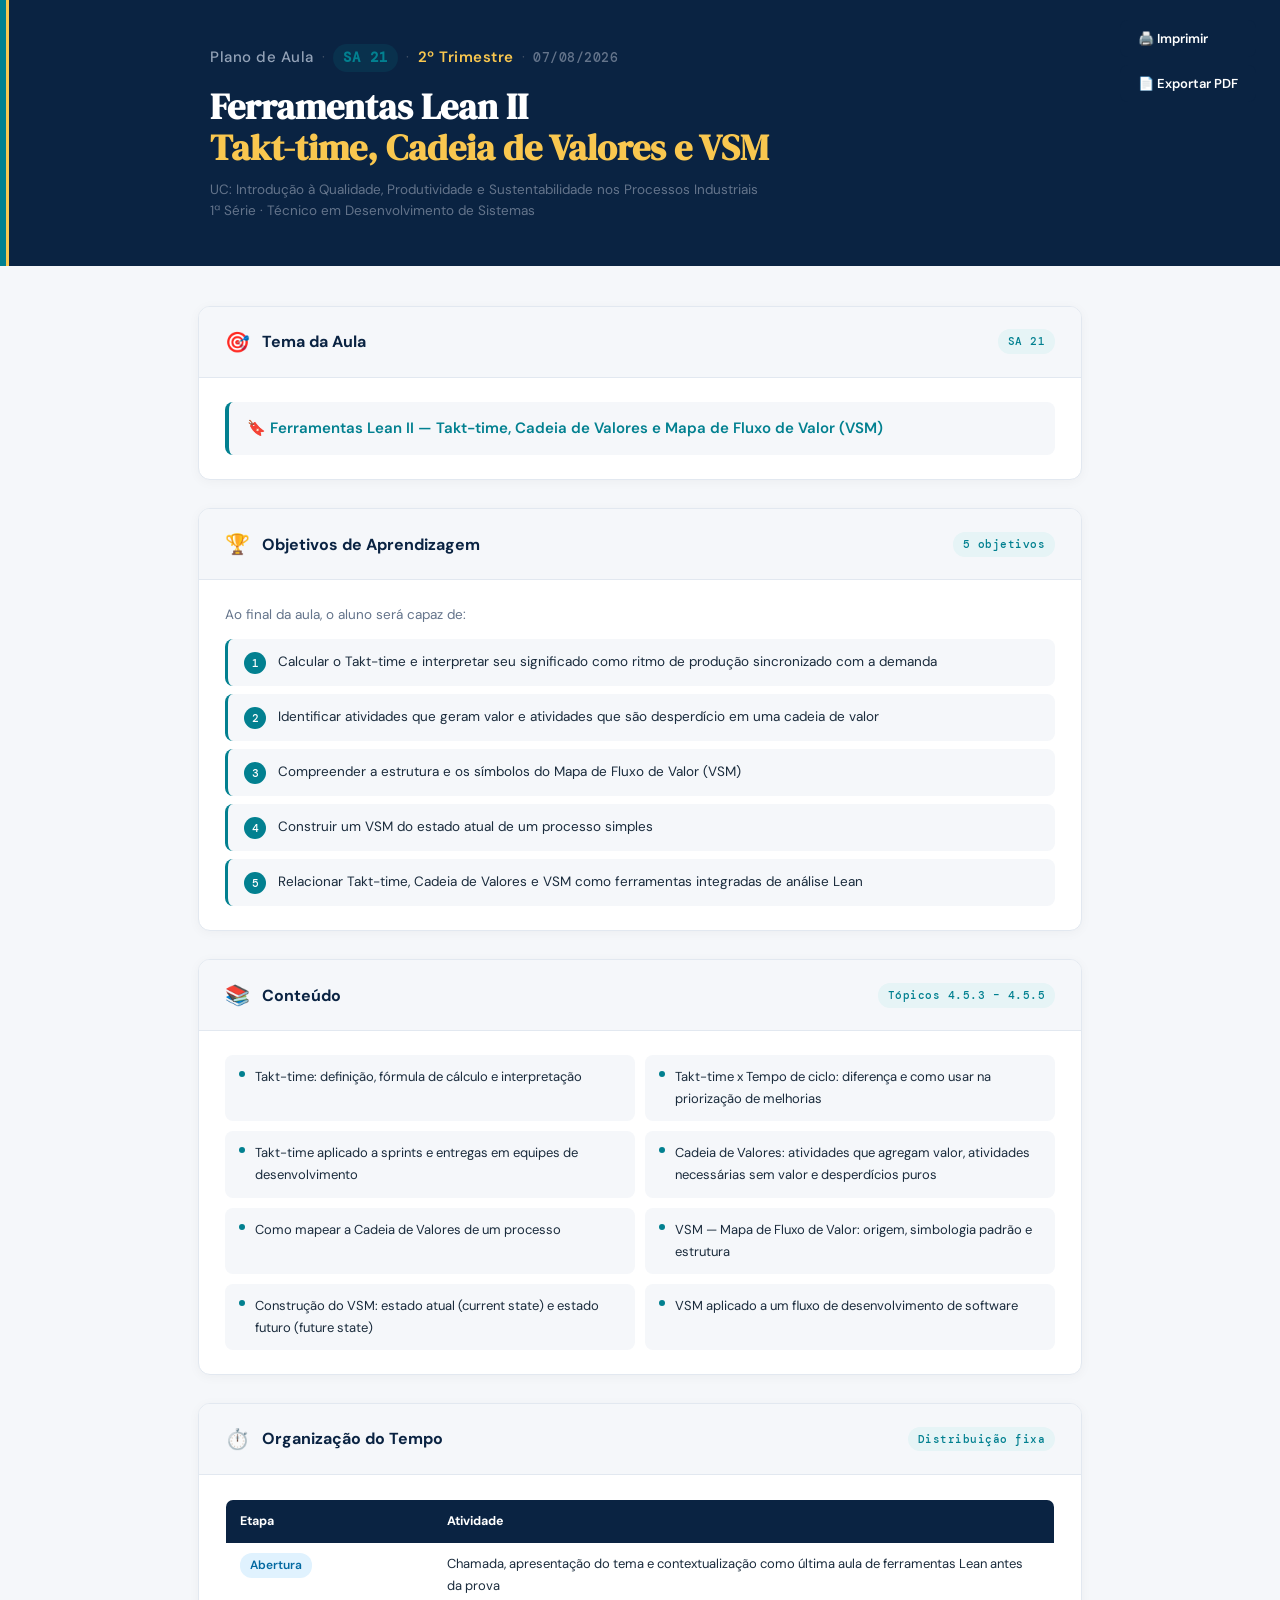
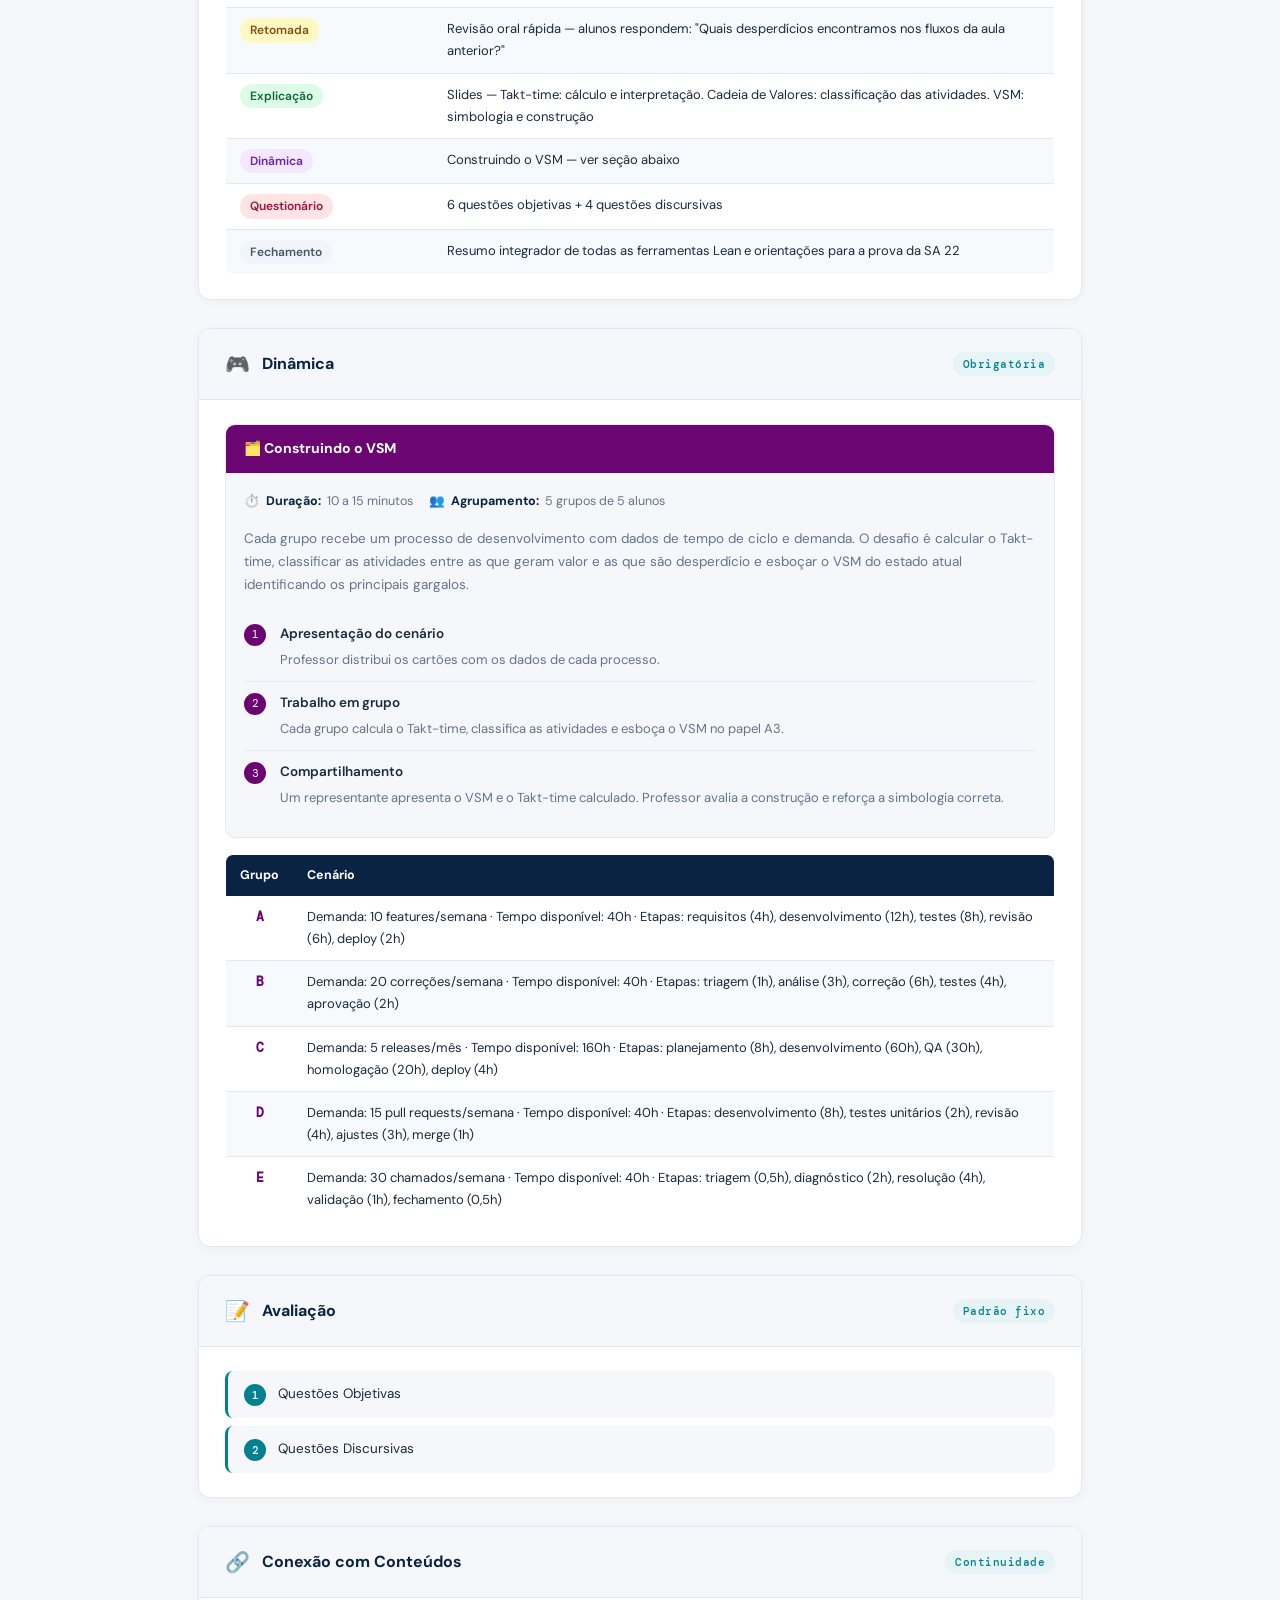
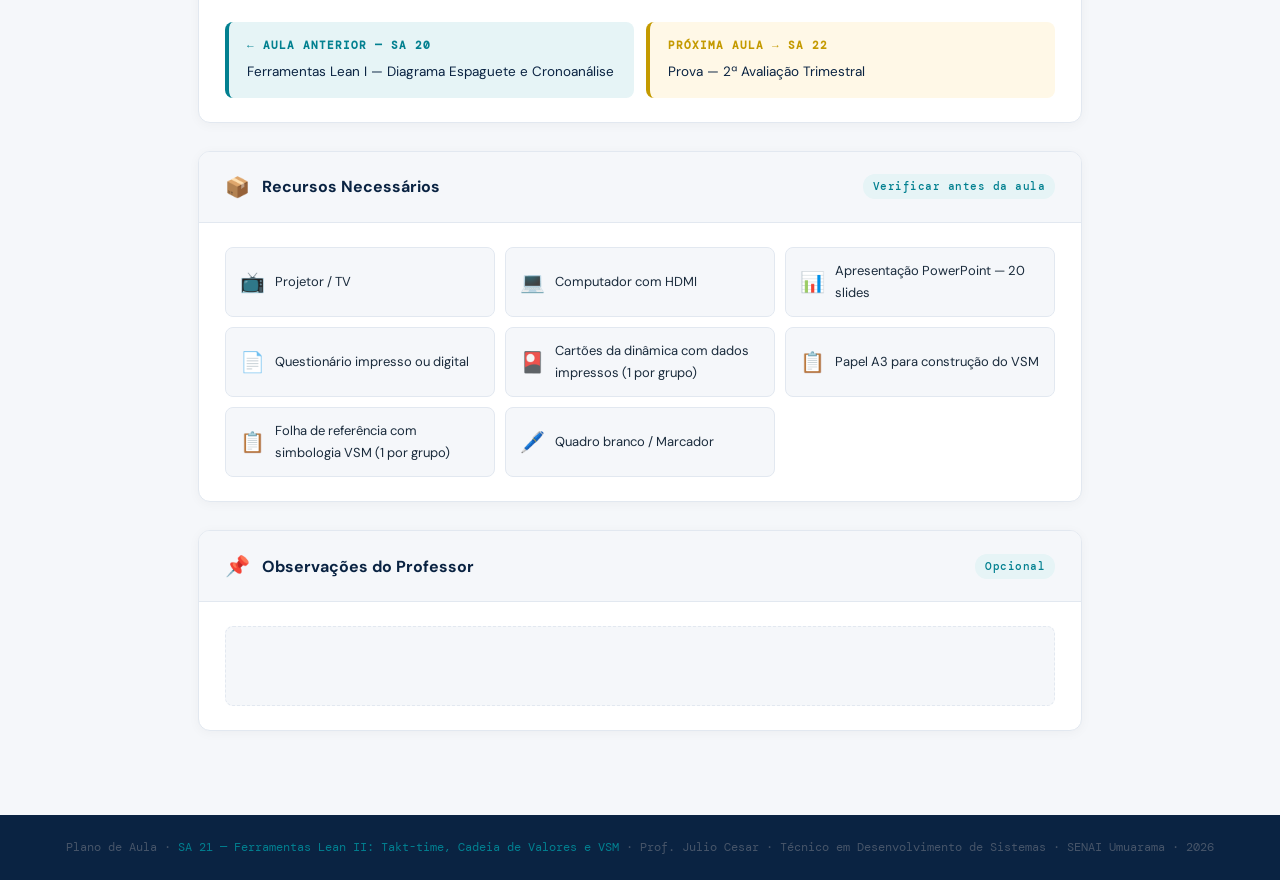
<file: plano_aula_SA21.html>
<!DOCTYPE html>
<html lang="pt-BR">
<head>
<meta charset="UTF-8">
<meta name="viewport" content="width=device-width, initial-scale=1.0">
<title>Plano de Aula SA 21 — Ferramentas Lean II: Takt-time, Cadeia de Valores e VSM</title>
<meta name="description" content="Plano de aula SA 21 — Ferramentas Lean II: Takt-time, Cadeia de Valores e VSM · Técnico em Desenvolvimento de Sistemas · SENAI Umuarama">
<meta name="theme-color" content="#0A2342">
<link href="https://fonts.googleapis.com/css2?family=DM+Serif+Display&family=DM+Sans:ital,wght@0,300;0,400;0,500;0,600;0,700;1,400&family=DM+Mono:wght@400;500&display=swap" rel="stylesheet">
<style>
  :root {
    --teal:       #028090;
    --teal-light: #e6f4f6;
    --dark:       #0A2342;
    --yellow:     #F9C74F;
    --gold:       #C49A00;
    --gray:       #64748B;
    --light:      #F5F7FA;
    --white:      #FFFFFF;
    --text:       #1A2B3C;
    --red:        #E63946;
    --red-light:  #FFF0F0;
    --green:      #1A7A4A;
    --green-light:#EBF8F2;
    --border:     #E2E8F0;
    --warn-bg:    #FFF8E7;
    --purple:     #6A0572;
  }

  html { scroll-behavior: smooth; }
  * { margin: 0; padding: 0; box-sizing: border-box; }

  body {
    font-family: 'DM Sans', sans-serif;
    background: var(--light);
    color: var(--text);
    line-height: 1.7;
  }

  .page-header { background: var(--dark); position: relative; overflow: hidden; }
  .page-header::before { content:''; position:absolute; left:0; top:0; bottom:0; width:6px; background:var(--teal); }
  .page-header::after  { content:''; position:absolute; left:6px; top:0; bottom:0; width:3px; background:var(--yellow); }
  .header-inner {
    max-width: 980px; margin: 0 auto;
    padding: 44px 48px 44px 60px;
    display: flex; justify-content: space-between; align-items: flex-start; gap: 32px;
  }
  .header-label {
    font-family: 'DM Sans', sans-serif; font-size: 15px; font-weight: 500;
    color: #94A3B8; letter-spacing: 0.5px; margin-bottom: 14px;
    display: flex; align-items: center; flex-wrap: wrap; gap: 8px;
  }
  .header-label .hl-sep  { color: #475569; font-weight: 300; }
  .header-label .hl-sa   { font-family: 'DM Mono', monospace; font-size: 14px; font-weight: 600; color: var(--teal); background: rgba(2,128,144,0.15); padding: 2px 10px; border-radius: 20px; letter-spacing: 1px; }
  .header-label .hl-tri  { color: var(--yellow); font-weight: 600; }
  .header-label .hl-data { font-family: 'DM Mono', monospace; font-size: 13px; color: #64748B; }
  .header-title { font-family: 'DM Serif Display', serif; font-size: 36px; line-height: 1.15; color: var(--white); margin-bottom: 10px; }
  .header-title span { color: var(--yellow); }
  .header-sub { font-size: 13.5px; color: #64748B; line-height: 1.6; }
  .header-sub .uc-nome { white-space: nowrap; display: block; }

  .container { max-width: 980px; margin: 0 auto; padding: 40px 48px; }

  .section { background: var(--white); border-radius: 12px; border: 1px solid var(--border); box-shadow: 0 2px 12px rgba(0,0,0,0.04); margin-bottom: 28px; overflow: hidden; }
  .section-header { display: flex; align-items: center; gap: 12px; padding: 18px 26px; border-bottom: 1px solid var(--border); background: var(--light); }
  .section-icon  { font-size: 20px; }
  .section-title { font-size: 16px; font-weight: 700; color: var(--dark); flex: 1; }
  .section-tag   { font-family: 'DM Mono', monospace; font-size: 11px; font-weight: 500; background: var(--teal-light); color: var(--teal); padding: 3px 10px; border-radius: 12px; letter-spacing: 0.5px; }
  .section-body  { padding: 24px 26px; }

  .tema-box { background: var(--light); border-radius: 8px; padding: 14px 18px; font-size: 15px; font-weight: 600; color: var(--dark); border-left: 4px solid var(--teal); }
  .tema-box span { color: var(--teal); }

  .obj-intro { font-size: 13.5px; color: var(--gray); margin-bottom: 12px; }
  .obj-list  { list-style: none; display: flex; flex-direction: column; gap: 8px; }
  .obj-list li { display: flex; align-items: flex-start; gap: 12px; padding: 12px 16px; background: var(--light); border-radius: 8px; font-size: 13.5px; border-left: 3px solid var(--teal); }
  .obj-num { background: var(--teal); color: var(--white); font-family: 'DM Mono', monospace; font-size: 11px; font-weight: 500; width: 22px; height: 22px; border-radius: 50%; display: flex; align-items: center; justify-content: center; flex-shrink: 0; margin-top: 1px; }

  .content-grid { display: grid; grid-template-columns: 1fr 1fr; gap: 10px; }
  .content-item { display: flex; align-items: flex-start; gap: 10px; padding: 11px 14px; background: var(--light); border-radius: 8px; font-size: 13px; }
  .content-bullet { width: 6px; height: 6px; background: var(--teal); border-radius: 50%; flex-shrink: 0; margin-top: 5px; }

  .time-table { width: 100%; border-collapse: collapse; font-size: 13px; border-radius: 8px; overflow: hidden; border: 1px solid var(--border); }
  .time-table thead tr { background: var(--dark); }
  .time-table th { color: var(--white); padding: 11px 14px; text-align: left; font-size: 12.5px; }
  .time-table td { padding: 10px 14px; border-bottom: 1px solid var(--border); vertical-align: top; }
  .time-table tr:last-child td { border-bottom: none; }
  .time-table tr:nth-child(even) td { background: #F7FAFC; }
  .etapa-pill { font-size: 12px; font-weight: 600; padding: 2px 10px; border-radius: 12px; display: inline-block; white-space: nowrap; }
  .ep-abertura { background:#E0F2FE; color:#0369A1; }
  .ep-retomada { background:#FEF9C3; color:#854D0E; }
  .ep-expl     { background:#DCFCE7; color:#166534; }
  .ep-dinamica { background:#F3E8FF; color:#6B21A8; }
  .ep-quest    { background:#FFE4E6; color:#9F1239; }
  .ep-fecha    { background:#F1F5F9; color:#475569; }

  .dinamica-box { background: var(--light); border: 1px solid var(--border); border-radius: 10px; overflow: hidden; margin-bottom: 16px; }
  .dinamica-header { background: var(--purple); color: var(--white); padding: 12px 18px; font-size: 14px; font-weight: 700; display: flex; align-items: center; gap: 8px; }
  .dinamica-body { padding: 18px; }
  .dinamica-meta { display: flex; gap: 16px; margin-bottom: 16px; flex-wrap: wrap; }
  .dinamica-meta-item { font-size: 12.5px; color: var(--gray); display: flex; align-items: center; gap: 6px; }
  .dinamica-meta-item strong { color: var(--dark); }
  .dinamica-step { display: flex; gap: 14px; padding: 10px 0; border-bottom: 1px solid var(--border); font-size: 13.5px; }
  .dinamica-step:last-child { border-bottom: none; }
  .step-num { background: var(--purple); color: var(--white); font-family: 'DM Mono', monospace; font-size: 11px; width: 22px; height: 22px; border-radius: 50%; display: flex; align-items: center; justify-content: center; flex-shrink: 0; margin-top: 1px; }

  .cenarios-table { width: 100%; border-collapse: collapse; font-size: 13px; border-radius: 8px; overflow: hidden; border: 1px solid var(--border); margin-top: 16px; }
  .cenarios-table thead tr { background: var(--dark); }
  .cenarios-table th { color: var(--white); padding: 10px 14px; text-align: left; font-size: 12.5px; }
  .cenarios-table td { padding: 10px 14px; border-bottom: 1px solid var(--border); vertical-align: top; font-size: 13px; }
  .cenarios-table tr:last-child td { border-bottom: none; }
  .cenarios-table tr:nth-child(even) td { background: #F7FAFC; }
  .cenarios-table td:first-child { font-weight: 700; color: var(--purple); font-family: 'DM Mono', monospace; width: 60px; text-align: center; }

  .connection-row { display: grid; grid-template-columns: 1fr 1fr; gap: 12px; }
  .conn-card { border-radius: 8px; padding: 14px 18px; font-size: 13.5px; }
  .conn-ant  { background: var(--teal-light); border-left: 4px solid var(--teal); }
  .conn-prox { background: var(--warn-bg);    border-left: 4px solid var(--gold); }
  .conn-label { font-size: 11px; font-family: 'DM Mono', monospace; font-weight: 600; text-transform: uppercase; letter-spacing: 1px; margin-bottom: 6px; }
  .conn-ant .conn-label  { color: var(--teal); }
  .conn-prox .conn-label { color: var(--gold); }

  .recursos-grid { display: grid; grid-template-columns: repeat(3, 1fr); gap: 10px; }
  .recurso-item { background: var(--light); border: 1px solid var(--border); border-radius: 8px; padding: 12px 14px; font-size: 13px; display: flex; align-items: center; gap: 10px; }
  .recurso-icon { font-size: 20px; }

  .obs-box { background: var(--light); border: 1px dashed var(--border); border-radius: 8px; padding: 16px 20px; min-height: 80px; font-size: 13.5px; color: var(--gray); }

  footer { background: var(--dark); color: #475569; text-align: center; padding: 22px; font-size: 12px; font-family: 'DM Mono', monospace; margin-top: 16px; }
  footer span { color: var(--teal); }

  .btn-group { position: fixed; top: 20px; right: 24px; z-index: 999; display: flex; flex-direction: column; gap: 8px; }
  .btn-action { border: none; border-radius: 8px; padding: 10px 18px; font-family: 'DM Sans', sans-serif; font-size: 13px; font-weight: 600; cursor: pointer; display: flex; align-items: center; gap: 8px; white-space: nowrap; transition: all 0.2s ease; }
  .btn-action:active { transform: scale(0.97); }
  .btn-imprimir { background: var(--dark); color: var(--white); box-shadow: none; }
  .btn-imprimir:hover { background: #1a3d66; box-shadow: 0 4px 12px rgba(10,35,66,0.4); }
  .btn-pdf { background: var(--dark); color: var(--white); box-shadow: none; }
  .btn-pdf:hover { background: #1a3d66; box-shadow: 0 4px 12px rgba(10,35,66,0.4); }
  button:focus, .btn-action:focus, a:focus { outline: 3px solid var(--yellow); outline-offset: 2px; }

  @media print {
    @page { size: A4 portrait; margin: 18mm 14mm 16mm 14mm; }
    * { -webkit-print-color-adjust: exact !important; print-color-adjust: exact !important; }
    body { background: white !important; font-size: 11.5px; color: #1A2B3C; }
    .btn-group { display: none !important; }
    .page-header { background: var(--dark) !important; }
    .header-inner { padding: 16px 24px 16px 30px !important; gap: 16px !important; }
    .header-title  { font-size: 22px !important; }
    .header-label  { font-size: 11px !important; margin-bottom: 8px !important; gap: 5px !important; }
    .header-label .hl-sa { font-size: 10px !important; padding: 1px 7px !important; }
    .header-sub    { font-size: 11px !important; }
    .container { padding: 10px 0 !important; }
    .section { box-shadow: none !important; border: 1px solid #ccc !important; break-inside: avoid; margin-bottom: 12px !important; }
    .section-body   { padding: 14px 20px !important; }
    .section-header { padding: 10px 20px !important; }
    table { break-inside: avoid; }
    tr    { break-inside: avoid; }
    a[href]::after { content: none !important; }
    a { text-decoration: none !important; color: inherit !important; }
    .obs-box { min-height: 80px !important; background-image: repeating-linear-gradient(transparent, transparent 27px, #c8d0db 27px, #c8d0db 28px) !important; background-color: white !important; }
    .content-grid   { grid-template-columns: 1fr 1fr !important; }
    .connection-row { grid-template-columns: 1fr 1fr !important; }
    .recursos-grid  { grid-template-columns: repeat(3, 1fr) !important; }
    footer { background: var(--dark) !important; margin-top: 8px !important; padding: 12px !important; font-size: 10.5px !important; }
    .section.break-before-print { break-before: page; }
  }

  @media (max-width: 960px) {
    .header-inner  { padding: 36px 32px 36px 44px; gap: 24px; }
    .container     { padding: 28px 32px; }
    .header-title  { font-size: 28px; }
    .recursos-grid { grid-template-columns: 1fr 1fr; }
    .btn-group     { top: 16px; right: 16px; }
  }

  @media (max-width: 768px) {
    .header-inner   { flex-direction: column; padding: 28px 20px 28px 28px; gap: 14px; }
    .container      { padding: 20px 16px; }
    .header-title   { font-size: 22px; }
    .header-label   { font-size: 13px; gap: 6px; }
    .header-sub     { font-size: 12.5px; }
    .uc-nome        { white-space: normal; }
    .section-header { padding: 14px 18px; gap: 10px; }
    .section-body   { padding: 18px; }
    .content-grid   { grid-template-columns: 1fr; }
    .connection-row { grid-template-columns: 1fr; }
    .recursos-grid  { grid-template-columns: 1fr 1fr; }
    .time-table, .cenarios-table { display: block; overflow-x: auto; -webkit-overflow-scrolling: touch; }
    .btn-group  { top: auto; bottom: 20px; right: 16px; flex-direction: row; }
    .btn-action { padding: 9px 14px; font-size: 12px; }
  }

  @media (max-width: 480px) {
    .page-header::before { width: 4px; }
    .page-header::after  { left: 4px; width: 2px; }
    .header-inner  { padding: 20px 14px 20px 18px; gap: 10px; }
    .container     { padding: 14px 12px; }
    .header-title  { font-size: 18px; }
    .header-label  { font-size: 12px; gap: 5px; margin-bottom: 10px; }
    .header-label .hl-sa   { font-size: 12px; padding: 1px 8px; }
    .header-label .hl-data { font-size: 11px; }
    .header-sub    { font-size: 12px; }
    .section-header { padding: 12px 14px; }
    .section-icon  { font-size: 16px; }
    .section-title { font-size: 14px; }
    .section-body  { padding: 14px; }
    .recursos-grid { grid-template-columns: 1fr; }
    .obj-list li   { padding: 10px 12px; font-size: 13px; }
    .content-item  { font-size: 12px; padding: 9px 12px; }
    .dinamica-body { padding: 14px; }
    .dinamica-step { font-size: 12.5px; }
    .btn-group     { bottom: 14px; right: 12px; gap: 6px; }
    .btn-action    { padding: 8px 12px; font-size: 11.5px; }
    footer         { padding: 16px; font-size: 11px; }
  }

  #btn-topo {
    position: fixed; bottom: 24px; right: 24px;
    width: 44px; height: 44px; border-radius: 50%;
    background: var(--dark); color: var(--white); border: none;
    font-size: 18px; font-weight: 700; cursor: pointer;
    z-index: 999; display: none;
    align-items: center; justify-content: center;
    box-shadow: 0 4px 12px rgba(0,0,0,0.2); transition: all 0.2s ease;
  }
  #btn-topo.visible { display: flex; }
  #btn-topo:hover   { background: var(--teal); transform: translateY(-2px); }
  #btn-topo:focus   { outline: 3px solid var(--teal-light); outline-offset: 2px; }
  @media print { #btn-topo { display: none !important; } }
</style>
</head>
<body>

<div class="btn-group">
  <button class="btn-action btn-imprimir" onclick="window.print()" aria-label="Imprimir plano de aula">🖨️ Imprimir</button>
  <button class="btn-action btn-pdf" onclick="salvarPDF()" aria-label="Exportar plano de aula como PDF">📄 Exportar PDF</button>
</div>

<header class="page-header">
  <div class="header-inner">
    <div>
      <div class="header-label">
        Plano de Aula
        <span class="hl-sep">·</span>
        <span class="hl-sa">SA 21</span>
        <span class="hl-sep">·</span>
        <span class="hl-tri">2º Trimestre</span>
        <span class="hl-sep">·</span>
        <span class="hl-data">07/08/2026</span>
      </div>
      <h1 class="header-title">Ferramentas Lean II<br><span>Takt-time, Cadeia de Valores e VSM</span></h1>
      <p class="header-sub">
        <span class="uc-nome">UC: Introdução à Qualidade, Produtividade e Sustentabilidade nos Processos Industriais</span>
        1ª Série · Técnico em Desenvolvimento de Sistemas
      </p>
    </div>
  </div>
</header>

<main class="container">

  <section class="section">
    <div class="section-header">
      <span class="section-icon">🎯</span>
      <span class="section-title">Tema da Aula</span>
      <span class="section-tag">SA 21</span>
    </div>
    <div class="section-body">
      <div class="tema-box">
        🔖 <span>Ferramentas Lean II — Takt-time, Cadeia de Valores e Mapa de Fluxo de Valor (VSM)</span>
      </div>
    </div>
  </section>

  <section class="section">
    <div class="section-header">
      <span class="section-icon">🏆</span>
      <span class="section-title">Objetivos de Aprendizagem</span>
      <span class="section-tag">5 objetivos</span>
    </div>
    <div class="section-body">
      <p class="obj-intro">Ao final da aula, o aluno será capaz de:</p>
      <ul class="obj-list">
        <li><span class="obj-num">1</span>Calcular o Takt-time e interpretar seu significado como ritmo de produção sincronizado com a demanda</li>
        <li><span class="obj-num">2</span>Identificar atividades que geram valor e atividades que são desperdício em uma cadeia de valor</li>
        <li><span class="obj-num">3</span>Compreender a estrutura e os símbolos do Mapa de Fluxo de Valor (VSM)</li>
        <li><span class="obj-num">4</span>Construir um VSM do estado atual de um processo simples</li>
        <li><span class="obj-num">5</span>Relacionar Takt-time, Cadeia de Valores e VSM como ferramentas integradas de análise Lean</li>
      </ul>
    </div>
  </section>

  <section class="section">
    <div class="section-header">
      <span class="section-icon">📚</span>
      <span class="section-title">Conteúdo</span>
      <span class="section-tag">Tópicos 4.5.3 – 4.5.5</span>
    </div>
    <div class="section-body">
      <div class="content-grid">
        <div class="content-item"><div class="content-bullet"></div>Takt-time: definição, fórmula de cálculo e interpretação</div>
        <div class="content-item"><div class="content-bullet"></div>Takt-time x Tempo de ciclo: diferença e como usar na priorização de melhorias</div>
        <div class="content-item"><div class="content-bullet"></div>Takt-time aplicado a sprints e entregas em equipes de desenvolvimento</div>
        <div class="content-item"><div class="content-bullet"></div>Cadeia de Valores: atividades que agregam valor, atividades necessárias sem valor e desperdícios puros</div>
        <div class="content-item"><div class="content-bullet"></div>Como mapear a Cadeia de Valores de um processo</div>
        <div class="content-item"><div class="content-bullet"></div>VSM — Mapa de Fluxo de Valor: origem, simbologia padrão e estrutura</div>
        <div class="content-item"><div class="content-bullet"></div>Construção do VSM: estado atual (current state) e estado futuro (future state)</div>
        <div class="content-item"><div class="content-bullet"></div>VSM aplicado a um fluxo de desenvolvimento de software</div>
      </div>
    </div>
  </section>

  <section class="section">
    <div class="section-header">
      <span class="section-icon">⏱️</span>
      <span class="section-title">Organização do Tempo</span>
      <span class="section-tag">Distribuição fixa</span>
    </div>
    <div class="section-body">
      <table class="time-table">
        <thead>
          <tr><th style="width:25%">Etapa</th><th>Atividade</th></tr>
        </thead>
        <tbody>
          <tr>
            <td><span class="etapa-pill ep-abertura">Abertura</span></td>
            <td>Chamada, apresentação do tema e contextualização como última aula de ferramentas Lean antes da prova</td>
          </tr>
          <tr>
            <td><span class="etapa-pill ep-retomada">Retomada</span></td>
            <td>Revisão oral rápida — alunos respondem: "Quais desperdícios encontramos nos fluxos da aula anterior?"</td>
          </tr>
          <tr>
            <td><span class="etapa-pill ep-expl">Explicação</span></td>
            <td>Slides — Takt-time: cálculo e interpretação. Cadeia de Valores: classificação das atividades. VSM: simbologia e construção</td>
          </tr>
          <tr>
            <td><span class="etapa-pill ep-dinamica">Dinâmica</span></td>
            <td>Construindo o VSM — ver seção abaixo</td>
          </tr>
          <tr>
            <td><span class="etapa-pill ep-quest">Questionário</span></td>
            <td>6 questões objetivas + 4 questões discursivas</td>
          </tr>
          <tr>
            <td><span class="etapa-pill ep-fecha">Fechamento</span></td>
            <td>Resumo integrador de todas as ferramentas Lean e orientações para a prova da SA 22</td>
          </tr>
        </tbody>
      </table>
    </div>
  </section>

  <section class="section">
    <div class="section-header">
      <span class="section-icon">🎮</span>
      <span class="section-title">Dinâmica</span>
      <span class="section-tag">Obrigatória</span>
    </div>
    <div class="section-body">
      <div class="dinamica-box">
        <div class="dinamica-header">🗂️ Construindo o VSM</div>
        <div class="dinamica-body">
          <div class="dinamica-meta">
            <div class="dinamica-meta-item">⏱️ <strong>Duração:</strong> 10 a 15 minutos</div>
            <div class="dinamica-meta-item">👥 <strong>Agrupamento:</strong> 5 grupos de 5 alunos</div>
          </div>
          <p style="font-size:13.5px;color:var(--gray);margin-bottom:16px;">Cada grupo recebe um processo de desenvolvimento com dados de tempo de ciclo e demanda. O desafio é calcular o Takt-time, classificar as atividades entre as que geram valor e as que são desperdício e esboçar o VSM do estado atual identificando os principais gargalos.</p>
          <div class="dinamica-step">
            <div><div class="step-num">1</div></div>
            <div>
              <div style="font-weight:600;margin-bottom:3px;">Apresentação do cenário</div>
              <div style="color:var(--gray);font-size:13px;">Professor distribui os cartões com os dados de cada processo.</div>
            </div>
          </div>
          <div class="dinamica-step">
            <div><div class="step-num">2</div></div>
            <div>
              <div style="font-weight:600;margin-bottom:3px;">Trabalho em grupo</div>
              <div style="color:var(--gray);font-size:13px;">Cada grupo calcula o Takt-time, classifica as atividades e esboça o VSM no papel A3.</div>
            </div>
          </div>
          <div class="dinamica-step">
            <div><div class="step-num">3</div></div>
            <div>
              <div style="font-weight:600;margin-bottom:3px;">Compartilhamento</div>
              <div style="color:var(--gray);font-size:13px;">Um representante apresenta o VSM e o Takt-time calculado. Professor avalia a construção e reforça a simbologia correta.</div>
            </div>
          </div>
        </div>
      </div>
      <table class="cenarios-table">
        <thead>
          <tr><th>Grupo</th><th>Cenário</th></tr>
        </thead>
        <tbody>
          <tr><td>A</td><td>Demanda: 10 features/semana · Tempo disponível: 40h · Etapas: requisitos (4h), desenvolvimento (12h), testes (8h), revisão (6h), deploy (2h)</td></tr>
          <tr><td>B</td><td>Demanda: 20 correções/semana · Tempo disponível: 40h · Etapas: triagem (1h), análise (3h), correção (6h), testes (4h), aprovação (2h)</td></tr>
          <tr><td>C</td><td>Demanda: 5 releases/mês · Tempo disponível: 160h · Etapas: planejamento (8h), desenvolvimento (60h), QA (30h), homologação (20h), deploy (4h)</td></tr>
          <tr><td>D</td><td>Demanda: 15 pull requests/semana · Tempo disponível: 40h · Etapas: desenvolvimento (8h), testes unitários (2h), revisão (4h), ajustes (3h), merge (1h)</td></tr>
          <tr><td>E</td><td>Demanda: 30 chamados/semana · Tempo disponível: 40h · Etapas: triagem (0,5h), diagnóstico (2h), resolução (4h), validação (1h), fechamento (0,5h)</td></tr>
        </tbody>
      </table>
    </div>
  </section>

  <section class="section">
    <div class="section-header">
      <span class="section-icon">📝</span>
      <span class="section-title">Avaliação</span>
      <span class="section-tag">Padrão fixo</span>
    </div>
    <div class="section-body">
      <ul class="obj-list">
        <li><span class="obj-num">1</span>Questões Objetivas</li>
        <li><span class="obj-num">2</span>Questões Discursivas</li>
      </ul>
    </div>
  </section>

  <section class="section">
    <div class="section-header">
      <span class="section-icon">🔗</span>
      <span class="section-title">Conexão com Conteúdos</span>
      <span class="section-tag">Continuidade</span>
    </div>
    <div class="section-body">
      <div class="connection-row">
        <div class="conn-card conn-ant">
          <div class="conn-label">← Aula anterior — SA 20</div>
          <div style="font-size:13.5px;color:var(--dark);">Ferramentas Lean I — Diagrama Espaguete e Cronoanálise</div>
        </div>
        <div class="conn-card conn-prox">
          <div class="conn-label">Próxima aula → SA 22</div>
          <div style="font-size:13.5px;color:var(--dark);">Prova — 2ª Avaliação Trimestral</div>
        </div>
      </div>
    </div>
  </section>

  <section class="section">
    <div class="section-header">
      <span class="section-icon">📦</span>
      <span class="section-title">Recursos Necessários</span>
      <span class="section-tag">Verificar antes da aula</span>
    </div>
    <div class="section-body">
      <div class="recursos-grid">
        <div class="recurso-item"><span class="recurso-icon">📺</span><span>Projetor / TV</span></div>
        <div class="recurso-item"><span class="recurso-icon">💻</span><span>Computador com HDMI</span></div>
        <div class="recurso-item"><span class="recurso-icon">📊</span><span>Apresentação PowerPoint — 20 slides</span></div>
        <div class="recurso-item"><span class="recurso-icon">📄</span><span>Questionário impresso ou digital</span></div>
        <div class="recurso-item"><span class="recurso-icon">🎴</span><span>Cartões da dinâmica com dados impressos (1 por grupo)</span></div>
        <div class="recurso-item"><span class="recurso-icon">📋</span><span>Papel A3 para construção do VSM</span></div>
        <div class="recurso-item"><span class="recurso-icon">📋</span><span>Folha de referência com simbologia VSM (1 por grupo)</span></div>
        <div class="recurso-item"><span class="recurso-icon">🖊️</span><span>Quadro branco / Marcador</span></div>
      </div>
    </div>
  </section>

  <section class="section">
    <div class="section-header">
      <span class="section-icon">📌</span>
      <span class="section-title">Observações do Professor</span>
      <span class="section-tag">Opcional</span>
    </div>
    <div class="section-body">
      <div class="obs-box"></div>
    </div>
  </section>

</main>

<footer>
  Plano de Aula · <span>SA 21 — Ferramentas Lean II: Takt-time, Cadeia de Valores e VSM</span> · Prof. Julio Cesar · Técnico em Desenvolvimento de Sistemas · SENAI Umuarama · 2026
</footer>

<button id="btn-topo" aria-label="Voltar ao topo">↑</button>

<script>
  const salvarPDF = () => {
    const tituloOriginal = document.title;
    document.title = 'Plano_Aula_SA21_Ferramentas_Lean_II_Takt_VSM';
    window.print();
    setTimeout(() => { document.title = tituloOriginal; }, 1000);
  };

  const btnTopo = document.getElementById('btn-topo');
  window.addEventListener('scroll', () => {
    if (btnTopo) btnTopo.classList.toggle('visible', window.scrollY > 400);
  });
  if (btnTopo) {
    btnTopo.addEventListener('click', () => {
      window.scrollTo({ top: 0, behavior: 'smooth' });
    });
  }
</script>
</body>
</html>
</file>
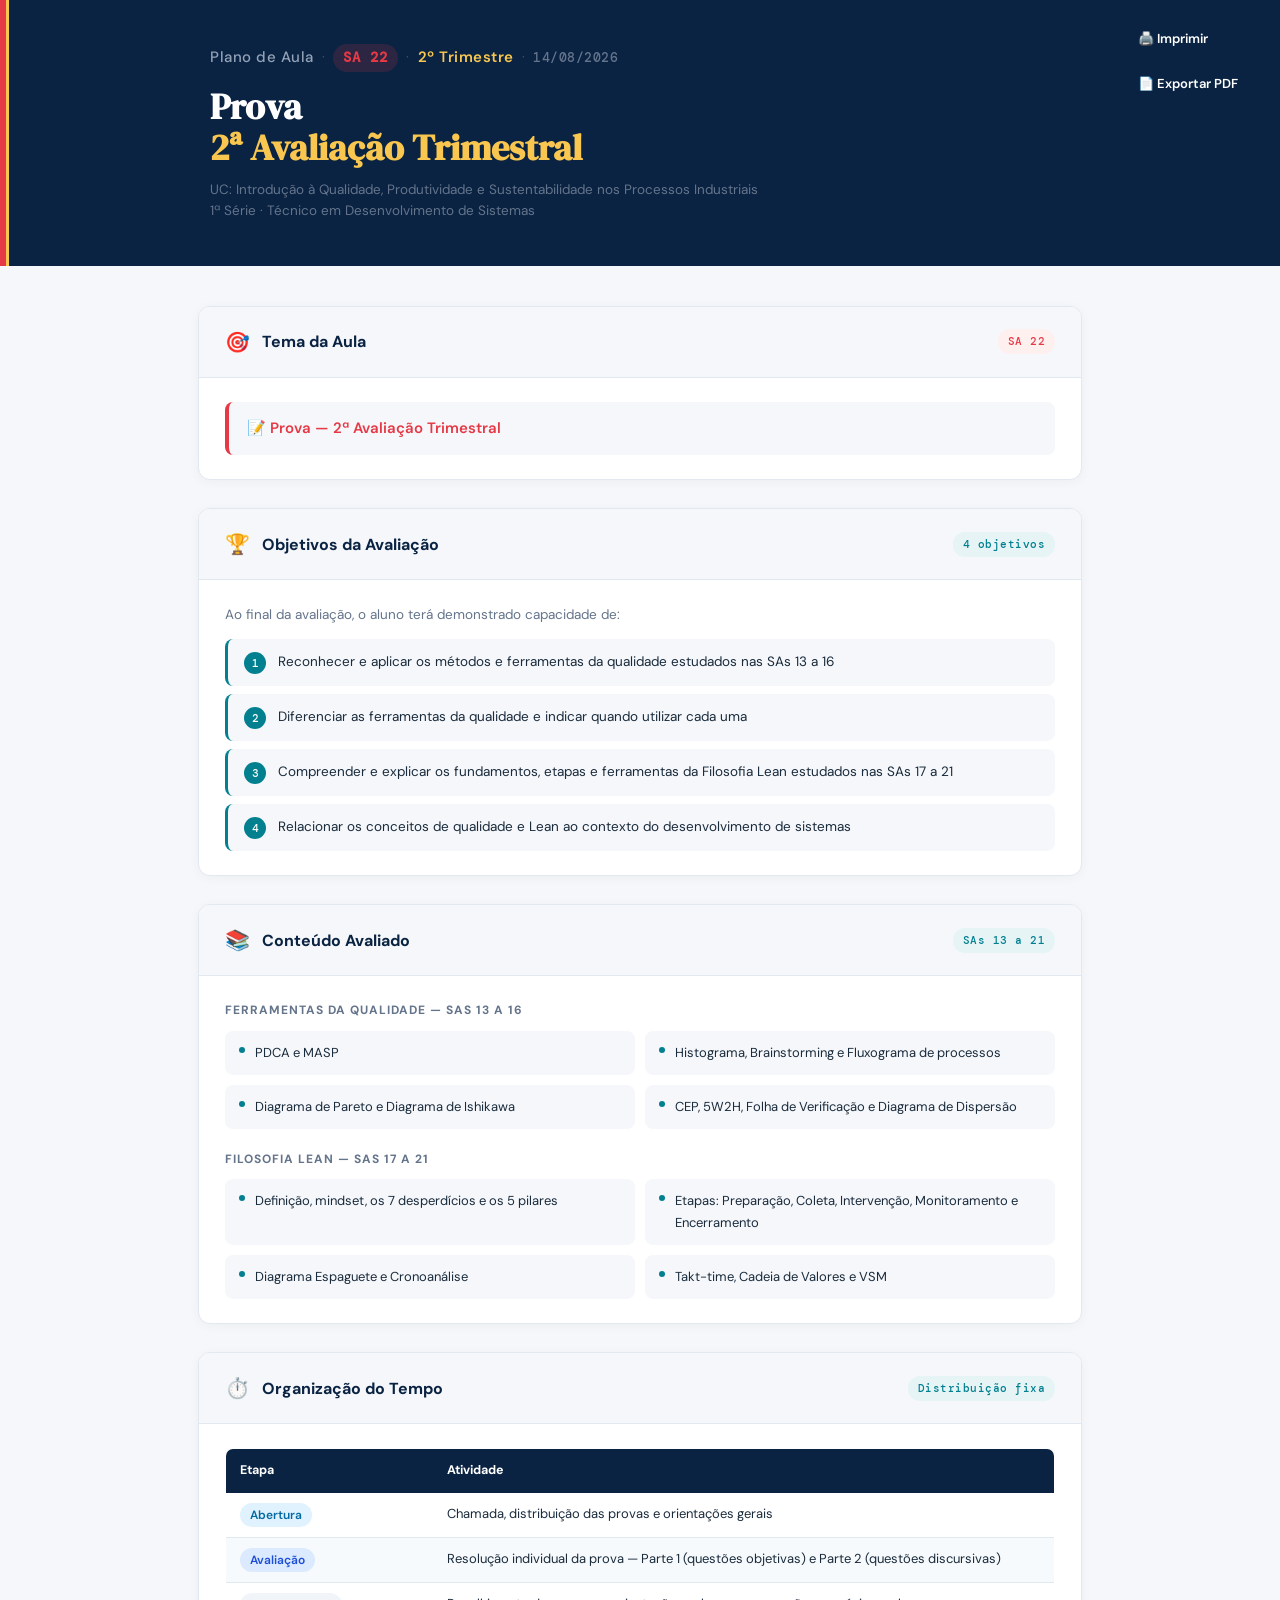
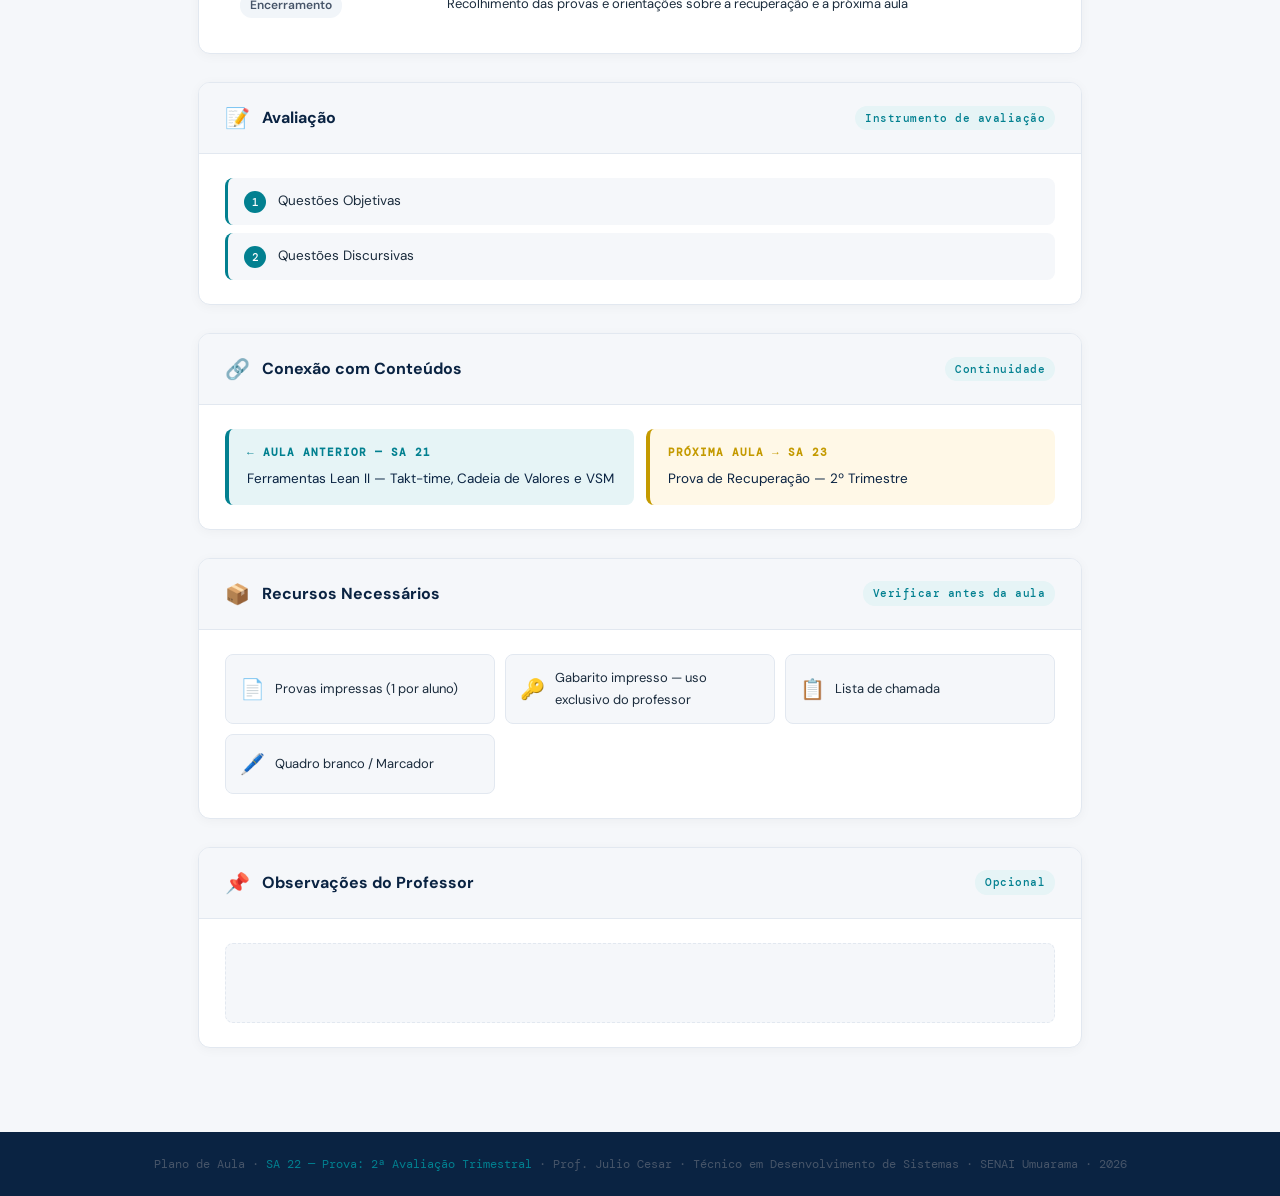
<file: plano_aula_SA22.html>
<!DOCTYPE html>
<html lang="pt-BR">
<head>
<meta charset="UTF-8">
<meta name="viewport" content="width=device-width, initial-scale=1.0">
<title>Plano de Aula SA 22 — Prova: 2ª Avaliação Trimestral</title>
<meta name="description" content="Plano de aula SA 22 — Prova 2ª Avaliação Trimestral · Técnico em Desenvolvimento de Sistemas · SENAI Umuarama">
<meta name="theme-color" content="#0A2342">
<link href="https://fonts.googleapis.com/css2?family=DM+Serif+Display&family=DM+Sans:ital,wght@0,300;0,400;0,500;0,600;0,700;1,400&family=DM+Mono:wght@400;500&display=swap" rel="stylesheet">
<style>
  :root {
    --teal:       #028090;
    --teal-light: #e6f4f6;
    --dark:       #0A2342;
    --yellow:     #F9C74F;
    --gold:       #C49A00;
    --gray:       #64748B;
    --light:      #F5F7FA;
    --white:      #FFFFFF;
    --text:       #1A2B3C;
    --red:        #E63946;
    --red-light:  #FFF0F0;
    --green:      #1A7A4A;
    --green-light:#EBF8F2;
    --border:     #E2E8F0;
    --warn-bg:    #FFF8E7;
    --purple:     #6A0572;
  }

  html { scroll-behavior: smooth; }
  * { margin: 0; padding: 0; box-sizing: border-box; }

  body {
    font-family: 'DM Sans', sans-serif;
    background: var(--light);
    color: var(--text);
    line-height: 1.7;
  }

  .page-header { background: var(--dark); position: relative; overflow: hidden; }
  .page-header::before { content:''; position:absolute; left:0; top:0; bottom:0; width:6px; background:var(--red); }
  .page-header::after  { content:''; position:absolute; left:6px; top:0; bottom:0; width:3px; background:var(--yellow); }
  .header-inner {
    max-width: 980px; margin: 0 auto;
    padding: 44px 48px 44px 60px;
    display: flex; justify-content: space-between; align-items: flex-start; gap: 32px;
  }
  .header-label {
    font-family: 'DM Sans', sans-serif; font-size: 15px; font-weight: 500;
    color: #94A3B8; letter-spacing: 0.5px; margin-bottom: 14px;
    display: flex; align-items: center; flex-wrap: wrap; gap: 8px;
  }
  .header-label .hl-sep  { color: #475569; font-weight: 300; }
  .header-label .hl-sa   { font-family: 'DM Mono', monospace; font-size: 14px; font-weight: 600; color: var(--red); background: rgba(230,57,70,0.15); padding: 2px 10px; border-radius: 20px; letter-spacing: 1px; }
  .header-label .hl-tri  { color: var(--yellow); font-weight: 600; }
  .header-label .hl-data { font-family: 'DM Mono', monospace; font-size: 13px; color: #64748B; }
  .header-title { font-family: 'DM Serif Display', serif; font-size: 36px; line-height: 1.15; color: var(--white); margin-bottom: 10px; }
  .header-title span { color: var(--yellow); }
  .header-sub { font-size: 13.5px; color: #64748B; line-height: 1.6; }
  .header-sub .uc-nome { white-space: nowrap; display: block; }

  .container { max-width: 980px; margin: 0 auto; padding: 40px 48px; }

  .section { background: var(--white); border-radius: 12px; border: 1px solid var(--border); box-shadow: 0 2px 12px rgba(0,0,0,0.04); margin-bottom: 28px; overflow: hidden; }
  .section-header { display: flex; align-items: center; gap: 12px; padding: 18px 26px; border-bottom: 1px solid var(--border); background: var(--light); }
  .section-icon  { font-size: 20px; }
  .section-title { font-size: 16px; font-weight: 700; color: var(--dark); flex: 1; }
  .section-tag   { font-family: 'DM Mono', monospace; font-size: 11px; font-weight: 500; background: var(--teal-light); color: var(--teal); padding: 3px 10px; border-radius: 12px; letter-spacing: 0.5px; }
  .section-tag-red { background: var(--red-light); color: var(--red); }
  .section-body  { padding: 24px 26px; }

  .tema-box { background: var(--light); border-radius: 8px; padding: 14px 18px; font-size: 15px; font-weight: 600; color: var(--dark); border-left: 4px solid var(--red); }
  .tema-box span { color: var(--red); }

  .obj-intro { font-size: 13.5px; color: var(--gray); margin-bottom: 12px; }
  .obj-list  { list-style: none; display: flex; flex-direction: column; gap: 8px; }
  .obj-list li { display: flex; align-items: flex-start; gap: 12px; padding: 12px 16px; background: var(--light); border-radius: 8px; font-size: 13.5px; border-left: 3px solid var(--teal); }
  .obj-num { background: var(--teal); color: var(--white); font-family: 'DM Mono', monospace; font-size: 11px; font-weight: 500; width: 22px; height: 22px; border-radius: 50%; display: flex; align-items: center; justify-content: center; flex-shrink: 0; margin-top: 1px; }

  .content-group { margin-bottom: 20px; }
  .content-group:last-child { margin-bottom: 0; }
  .content-group-title { font-size: 12px; font-weight: 700; text-transform: uppercase; letter-spacing: 1px; color: var(--gray); margin-bottom: 10px; }
  .content-grid { display: grid; grid-template-columns: 1fr 1fr; gap: 10px; }
  .content-item { display: flex; align-items: flex-start; gap: 10px; padding: 11px 14px; background: var(--light); border-radius: 8px; font-size: 13px; }
  .content-bullet { width: 6px; height: 6px; background: var(--teal); border-radius: 50%; flex-shrink: 0; margin-top: 5px; }

  .time-table { width: 100%; border-collapse: collapse; font-size: 13px; border-radius: 8px; overflow: hidden; border: 1px solid var(--border); }
  .time-table thead tr { background: var(--dark); }
  .time-table th { color: var(--white); padding: 11px 14px; text-align: left; font-size: 12.5px; }
  .time-table td { padding: 10px 14px; border-bottom: 1px solid var(--border); vertical-align: top; }
  .time-table tr:last-child td { border-bottom: none; }
  .time-table tr:nth-child(even) td { background: #F7FAFC; }
  .etapa-pill { font-size: 12px; font-weight: 600; padding: 2px 10px; border-radius: 12px; display: inline-block; white-space: nowrap; }
  .ep-abertura { background:#E0F2FE; color:#0369A1; }
  .ep-retomada { background:#FEF9C3; color:#854D0E; }
  .ep-expl     { background:#DCFCE7; color:#166534; }
  .ep-dinamica { background:#F3E8FF; color:#6B21A8; }
  .ep-quest    { background:#FFE4E6; color:#9F1239; }
  .ep-fecha    { background:#F1F5F9; color:#475569; }
  .ep-avalia   { background:#DBEAFE; color:#1D4ED8; }

  .connection-row { display: grid; grid-template-columns: 1fr 1fr; gap: 12px; }
  .conn-card { border-radius: 8px; padding: 14px 18px; font-size: 13.5px; }
  .conn-ant  { background: var(--teal-light); border-left: 4px solid var(--teal); }
  .conn-prox { background: var(--warn-bg);    border-left: 4px solid var(--gold); }
  .conn-label { font-size: 11px; font-family: 'DM Mono', monospace; font-weight: 600; text-transform: uppercase; letter-spacing: 1px; margin-bottom: 6px; }
  .conn-ant .conn-label  { color: var(--teal); }
  .conn-prox .conn-label { color: var(--gold); }

  .recursos-grid { display: grid; grid-template-columns: repeat(3, 1fr); gap: 10px; }
  .recurso-item { background: var(--light); border: 1px solid var(--border); border-radius: 8px; padding: 12px 14px; font-size: 13px; display: flex; align-items: center; gap: 10px; }
  .recurso-icon { font-size: 20px; }

  .obs-box { background: var(--light); border: 1px dashed var(--border); border-radius: 8px; padding: 16px 20px; min-height: 80px; font-size: 13.5px; color: var(--gray); }

  footer { background: var(--dark); color: #475569; text-align: center; padding: 22px; font-size: 12px; font-family: 'DM Mono', monospace; margin-top: 16px; }
  footer span { color: var(--teal); }

  .btn-group { position: fixed; top: 20px; right: 24px; z-index: 999; display: flex; flex-direction: column; gap: 8px; }
  .btn-action { border: none; border-radius: 8px; padding: 10px 18px; font-family: 'DM Sans', sans-serif; font-size: 13px; font-weight: 600; cursor: pointer; display: flex; align-items: center; gap: 8px; white-space: nowrap; transition: all 0.2s ease; }
  .btn-action:active { transform: scale(0.97); }
  .btn-imprimir { background: var(--dark); color: var(--white); }
  .btn-imprimir:hover { background: #1a3d66; box-shadow: 0 4px 12px rgba(10,35,66,0.4); }
  .btn-pdf { background: var(--dark); color: var(--white); }
  .btn-pdf:hover { background: #1a3d66; box-shadow: 0 4px 12px rgba(10,35,66,0.4); }
  button:focus, .btn-action:focus, a:focus { outline: 3px solid var(--yellow); outline-offset: 2px; }

  @media print {
    @page { size: A4 portrait; margin: 18mm 14mm 16mm 14mm; }
    * { -webkit-print-color-adjust: exact !important; print-color-adjust: exact !important; }
    body { background: white !important; font-size: 11.5px; color: #1A2B3C; }
    .btn-group { display: none !important; }
    .page-header { background: var(--dark) !important; }
    .header-inner { padding: 16px 24px 16px 30px !important; gap: 16px !important; }
    .header-title  { font-size: 22px !important; }
    .header-label  { font-size: 11px !important; margin-bottom: 8px !important; gap: 5px !important; }
    .header-label .hl-sa { font-size: 10px !important; padding: 1px 7px !important; }
    .header-sub    { font-size: 11px !important; }
    .container { padding: 10px 0 !important; }
    .section { box-shadow: none !important; border: 1px solid #ccc !important; break-inside: avoid; margin-bottom: 12px !important; }
    .section-body   { padding: 14px 20px !important; }
    .section-header { padding: 10px 20px !important; }
    table { break-inside: avoid; }
    tr    { break-inside: avoid; }
    a[href]::after { content: none !important; }
    a { text-decoration: none !important; color: inherit !important; }
    .obs-box { min-height: 80px !important; background-image: repeating-linear-gradient(transparent, transparent 27px, #c8d0db 27px, #c8d0db 28px) !important; background-color: white !important; }
    .content-grid   { grid-template-columns: 1fr 1fr !important; }
    .connection-row { grid-template-columns: 1fr 1fr !important; }
    .recursos-grid  { grid-template-columns: repeat(3, 1fr) !important; }
    footer { background: var(--dark) !important; margin-top: 8px !important; padding: 12px !important; font-size: 10.5px !important; }
    .section.break-before-print { break-before: page; }
  }

  @media (max-width: 960px) {
    .header-inner  { padding: 36px 32px 36px 44px; gap: 24px; }
    .container     { padding: 28px 32px; }
    .header-title  { font-size: 28px; }
    .recursos-grid { grid-template-columns: 1fr 1fr; }
    .btn-group     { top: 16px; right: 16px; }
  }

  @media (max-width: 768px) {
    .header-inner   { flex-direction: column; padding: 28px 20px 28px 28px; gap: 14px; }
    .container      { padding: 20px 16px; }
    .header-title   { font-size: 22px; }
    .header-label   { font-size: 13px; gap: 6px; }
    .header-sub     { font-size: 12.5px; }
    .uc-nome        { white-space: normal; }
    .section-header { padding: 14px 18px; gap: 10px; }
    .section-body   { padding: 18px; }
    .content-grid   { grid-template-columns: 1fr; }
    .connection-row { grid-template-columns: 1fr; }
    .recursos-grid  { grid-template-columns: 1fr 1fr; }
    .time-table { display: block; overflow-x: auto; -webkit-overflow-scrolling: touch; }
    .btn-group  { top: auto; bottom: 20px; right: 16px; flex-direction: row; }
    .btn-action { padding: 9px 14px; font-size: 12px; }
  }

  @media (max-width: 480px) {
    .page-header::before { width: 4px; }
    .page-header::after  { left: 4px; width: 2px; }
    .header-inner  { padding: 20px 14px 20px 18px; gap: 10px; }
    .container     { padding: 14px 12px; }
    .header-title  { font-size: 18px; }
    .header-label  { font-size: 12px; gap: 5px; margin-bottom: 10px; }
    .header-label .hl-sa   { font-size: 12px; padding: 1px 8px; }
    .header-label .hl-data { font-size: 11px; }
    .header-sub    { font-size: 12px; }
    .section-header { padding: 12px 14px; }
    .section-icon  { font-size: 16px; }
    .section-title { font-size: 14px; }
    .section-body  { padding: 14px; }
    .recursos-grid { grid-template-columns: 1fr; }
    .obj-list li   { padding: 10px 12px; font-size: 13px; }
    .content-item  { font-size: 12px; padding: 9px 12px; }
    .btn-group     { bottom: 14px; right: 12px; gap: 6px; }
    .btn-action    { padding: 8px 12px; font-size: 11.5px; }
    footer         { padding: 16px; font-size: 11px; }
  }

  #btn-topo {
    position: fixed; bottom: 24px; right: 24px;
    width: 44px; height: 44px; border-radius: 50%;
    background: var(--dark); color: var(--white); border: none;
    font-size: 18px; font-weight: 700; cursor: pointer;
    z-index: 999; display: none;
    align-items: center; justify-content: center;
    box-shadow: 0 4px 12px rgba(0,0,0,0.2); transition: all 0.2s ease;
  }
  #btn-topo.visible { display: flex; }
  #btn-topo:hover   { background: var(--teal); transform: translateY(-2px); }
  #btn-topo:focus   { outline: 3px solid var(--teal-light); outline-offset: 2px; }
  @media print { #btn-topo { display: none !important; } }
</style>
</head>
<body>

<div class="btn-group">
  <button class="btn-action btn-imprimir" onclick="window.print()" aria-label="Imprimir plano de aula">🖨️ Imprimir</button>
  <button class="btn-action btn-pdf" onclick="salvarPDF()" aria-label="Exportar plano de aula como PDF">📄 Exportar PDF</button>
</div>

<header class="page-header">
  <div class="header-inner">
    <div>
      <div class="header-label">
        Plano de Aula
        <span class="hl-sep">·</span>
        <span class="hl-sa">SA 22</span>
        <span class="hl-sep">·</span>
        <span class="hl-tri">2º Trimestre</span>
        <span class="hl-sep">·</span>
        <span class="hl-data">14/08/2026</span>
      </div>
      <h1 class="header-title">Prova<br><span>2ª Avaliação Trimestral</span></h1>
      <p class="header-sub">
        <span class="uc-nome">UC: Introdução à Qualidade, Produtividade e Sustentabilidade nos Processos Industriais</span>
        1ª Série · Técnico em Desenvolvimento de Sistemas
      </p>
    </div>
  </div>
</header>

<main class="container">

  <section class="section">
    <div class="section-header">
      <span class="section-icon">🎯</span>
      <span class="section-title">Tema da Aula</span>
      <span class="section-tag section-tag-red">SA 22</span>
    </div>
    <div class="section-body">
      <div class="tema-box">
        📝 <span>Prova — 2ª Avaliação Trimestral</span>
      </div>
    </div>
  </section>

  <section class="section">
    <div class="section-header">
      <span class="section-icon">🏆</span>
      <span class="section-title">Objetivos da Avaliação</span>
      <span class="section-tag">4 objetivos</span>
    </div>
    <div class="section-body">
      <p class="obj-intro">Ao final da avaliação, o aluno terá demonstrado capacidade de:</p>
      <ul class="obj-list">
        <li><span class="obj-num">1</span>Reconhecer e aplicar os métodos e ferramentas da qualidade estudados nas SAs 13 a 16</li>
        <li><span class="obj-num">2</span>Diferenciar as ferramentas da qualidade e indicar quando utilizar cada uma</li>
        <li><span class="obj-num">3</span>Compreender e explicar os fundamentos, etapas e ferramentas da Filosofia Lean estudados nas SAs 17 a 21</li>
        <li><span class="obj-num">4</span>Relacionar os conceitos de qualidade e Lean ao contexto do desenvolvimento de sistemas</li>
      </ul>
    </div>
  </section>

  <section class="section">
    <div class="section-header">
      <span class="section-icon">📚</span>
      <span class="section-title">Conteúdo Avaliado</span>
      <span class="section-tag">SAs 13 a 21</span>
    </div>
    <div class="section-body">
      <div class="content-group">
        <div class="content-group-title">Ferramentas da Qualidade — SAs 13 a 16</div>
        <div class="content-grid">
          <div class="content-item"><div class="content-bullet"></div>PDCA e MASP</div>
          <div class="content-item"><div class="content-bullet"></div>Histograma, Brainstorming e Fluxograma de processos</div>
          <div class="content-item"><div class="content-bullet"></div>Diagrama de Pareto e Diagrama de Ishikawa</div>
          <div class="content-item"><div class="content-bullet"></div>CEP, 5W2H, Folha de Verificação e Diagrama de Dispersão</div>
        </div>
      </div>
      <div class="content-group">
        <div class="content-group-title">Filosofia Lean — SAs 17 a 21</div>
        <div class="content-grid">
          <div class="content-item"><div class="content-bullet"></div>Definição, mindset, os 7 desperdícios e os 5 pilares</div>
          <div class="content-item"><div class="content-bullet"></div>Etapas: Preparação, Coleta, Intervenção, Monitoramento e Encerramento</div>
          <div class="content-item"><div class="content-bullet"></div>Diagrama Espaguete e Cronoanálise</div>
          <div class="content-item"><div class="content-bullet"></div>Takt-time, Cadeia de Valores e VSM</div>
        </div>
      </div>
    </div>
  </section>

  <section class="section">
    <div class="section-header">
      <span class="section-icon">⏱️</span>
      <span class="section-title">Organização do Tempo</span>
      <span class="section-tag">Distribuição fixa</span>
    </div>
    <div class="section-body">
      <table class="time-table">
        <thead>
          <tr><th style="width:25%">Etapa</th><th>Atividade</th></tr>
        </thead>
        <tbody>
          <tr>
            <td><span class="etapa-pill ep-abertura">Abertura</span></td>
            <td>Chamada, distribuição das provas e orientações gerais</td>
          </tr>
          <tr>
            <td><span class="etapa-pill ep-avalia">Avaliação</span></td>
            <td>Resolução individual da prova — Parte 1 (questões objetivas) e Parte 2 (questões discursivas)</td>
          </tr>
          <tr>
            <td><span class="etapa-pill ep-fecha">Encerramento</span></td>
            <td>Recolhimento das provas e orientações sobre a recuperação e a próxima aula</td>
          </tr>
        </tbody>
      </table>
    </div>
  </section>

  <section class="section">
    <div class="section-header">
      <span class="section-icon">📝</span>
      <span class="section-title">Avaliação</span>
      <span class="section-tag">Instrumento de avaliação</span>
    </div>
    <div class="section-body">
      <ul class="obj-list">
        <li><span class="obj-num">1</span>Questões Objetivas</li>
        <li><span class="obj-num">2</span>Questões Discursivas</li>
      </ul>
    </div>
  </section>

  <section class="section">
    <div class="section-header">
      <span class="section-icon">🔗</span>
      <span class="section-title">Conexão com Conteúdos</span>
      <span class="section-tag">Continuidade</span>
    </div>
    <div class="section-body">
      <div class="connection-row">
        <div class="conn-card conn-ant">
          <div class="conn-label">← Aula anterior — SA 21</div>
          <div style="font-size:13.5px;color:var(--dark);">Ferramentas Lean II — Takt-time, Cadeia de Valores e VSM</div>
        </div>
        <div class="conn-card conn-prox">
          <div class="conn-label">Próxima aula → SA 23</div>
          <div style="font-size:13.5px;color:var(--dark);">Prova de Recuperação — 2º Trimestre</div>
        </div>
      </div>
    </div>
  </section>

  <section class="section">
    <div class="section-header">
      <span class="section-icon">📦</span>
      <span class="section-title">Recursos Necessários</span>
      <span class="section-tag">Verificar antes da aula</span>
    </div>
    <div class="section-body">
      <div class="recursos-grid">
        <div class="recurso-item"><span class="recurso-icon">📄</span><span>Provas impressas (1 por aluno)</span></div>
        <div class="recurso-item"><span class="recurso-icon">🔑</span><span>Gabarito impresso — uso exclusivo do professor</span></div>
        <div class="recurso-item"><span class="recurso-icon">📋</span><span>Lista de chamada</span></div>
        <div class="recurso-item"><span class="recurso-icon">🖊️</span><span>Quadro branco / Marcador</span></div>
      </div>
    </div>
  </section>

  <section class="section">
    <div class="section-header">
      <span class="section-icon">📌</span>
      <span class="section-title">Observações do Professor</span>
      <span class="section-tag">Opcional</span>
    </div>
    <div class="section-body">
      <div class="obs-box"></div>
    </div>
  </section>

</main>

<footer>
  Plano de Aula · <span>SA 22 — Prova: 2ª Avaliação Trimestral</span> · Prof. Julio Cesar · Técnico em Desenvolvimento de Sistemas · SENAI Umuarama · 2026
</footer>

<button id="btn-topo" aria-label="Voltar ao topo">↑</button>

<script>
  const salvarPDF = () => {
    const tituloOriginal = document.title;
    document.title = 'Plano_Aula_SA22_Prova_2_Avaliacao_Trimestral';
    window.print();
    setTimeout(() => { document.title = tituloOriginal; }, 1000);
  };

  const btnTopo = document.getElementById('btn-topo');
  window.addEventListener('scroll', () => {
    if (btnTopo) btnTopo.classList.toggle('visible', window.scrollY > 400);
  });
  if (btnTopo) {
    btnTopo.addEventListener('click', () => {
      window.scrollTo({ top: 0, behavior: 'smooth' });
    });
  }
</script>
</body>
</html>
</file>
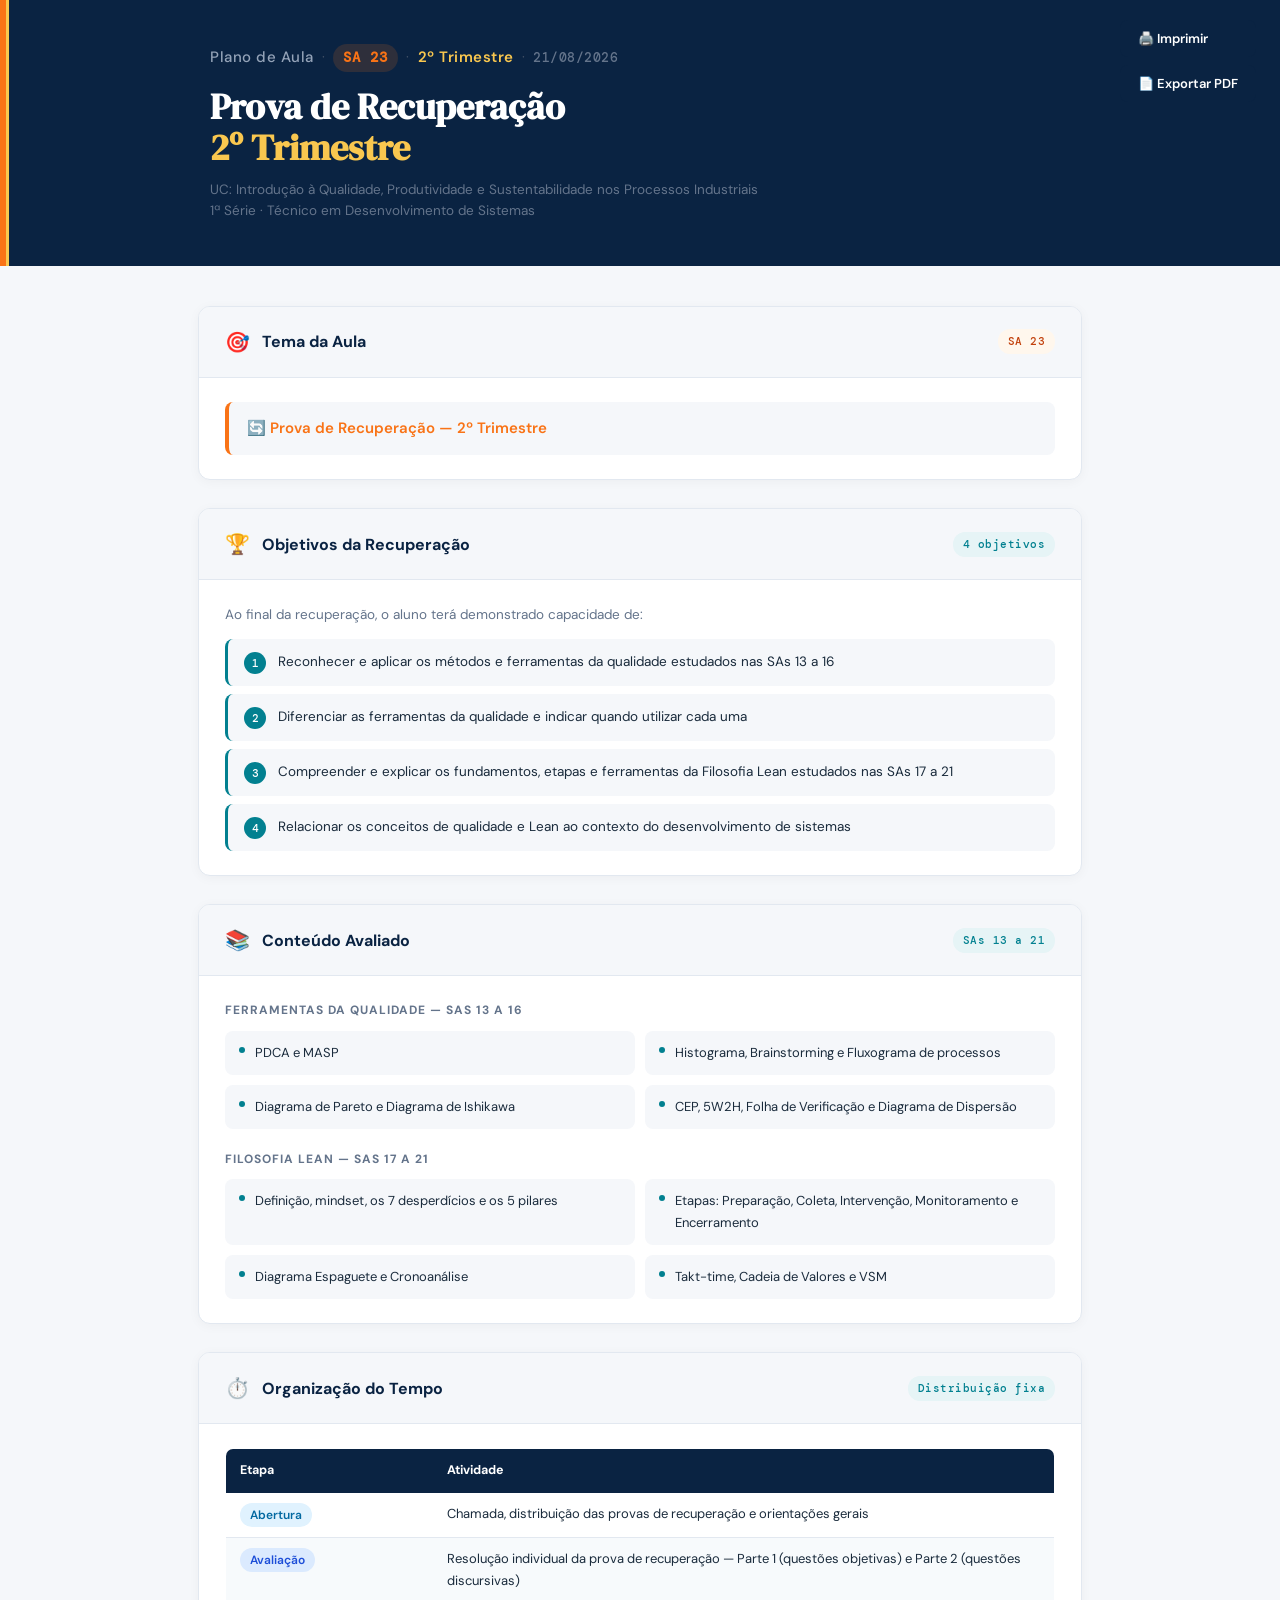
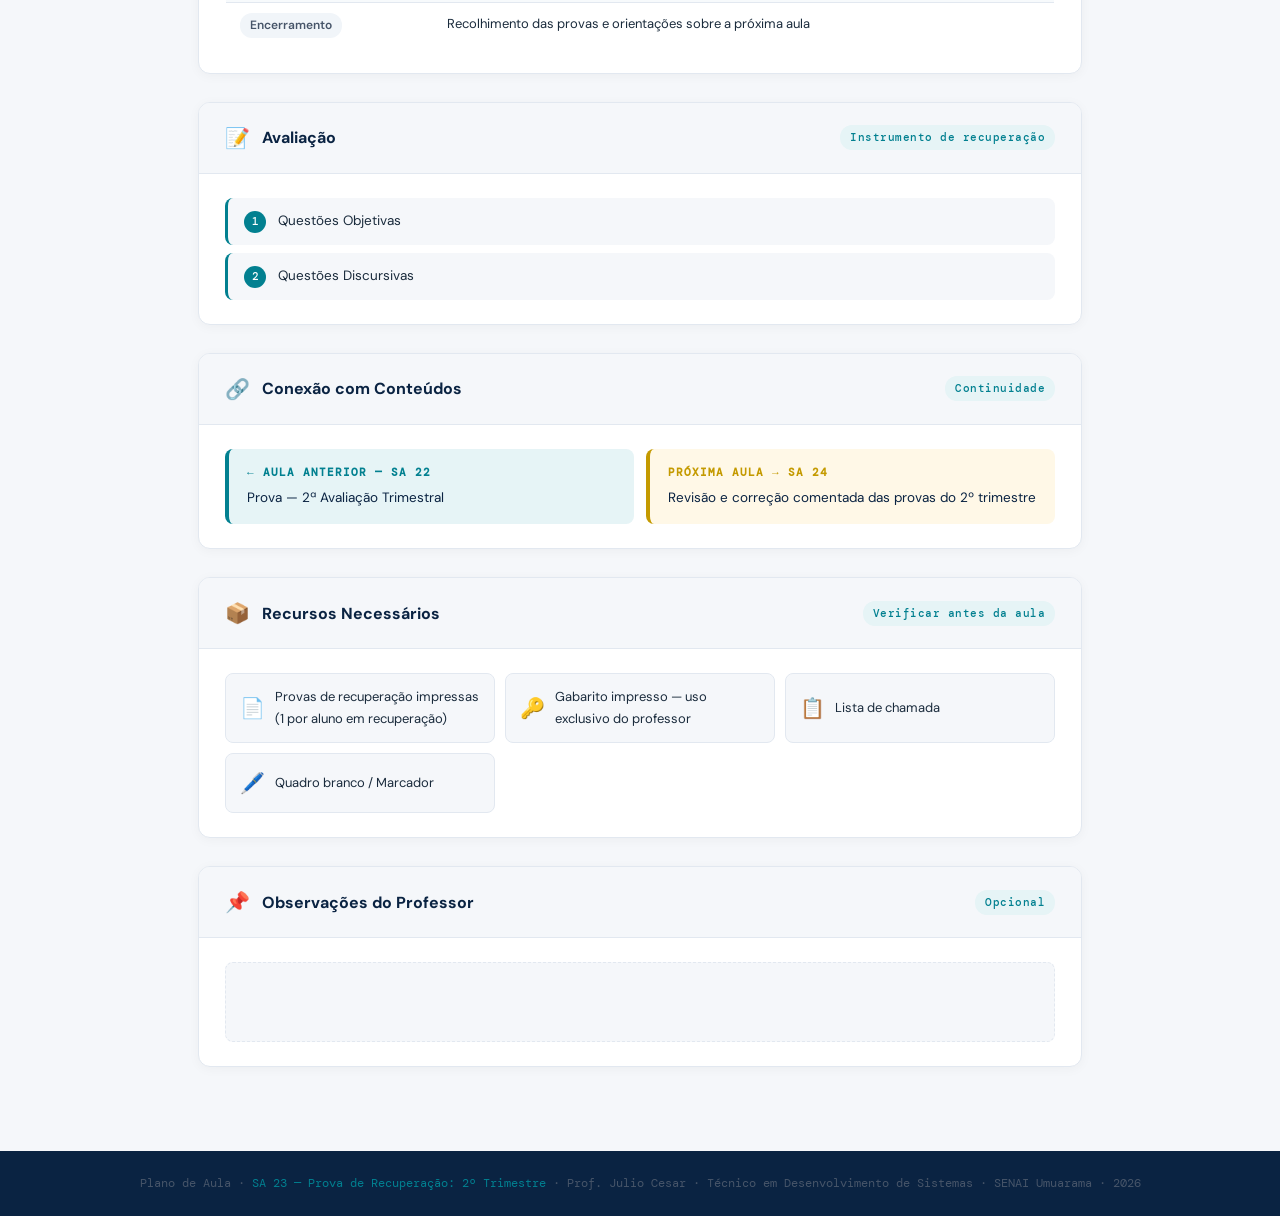
<file: plano_aula_SA23.html>
<!DOCTYPE html>
<html lang="pt-BR">
<head>
<meta charset="UTF-8">
<meta name="viewport" content="width=device-width, initial-scale=1.0">
<title>Plano de Aula SA 23 — Prova de Recuperação: 2º Trimestre</title>
<meta name="description" content="Plano de aula SA 23 — Prova de Recuperação 2º Trimestre · Técnico em Desenvolvimento de Sistemas · SENAI Umuarama">
<meta name="theme-color" content="#0A2342">
<link href="https://fonts.googleapis.com/css2?family=DM+Serif+Display&family=DM+Sans:ital,wght@0,300;0,400;0,500;0,600;0,700;1,400&family=DM+Mono:wght@400;500&display=swap" rel="stylesheet">
<style>
  :root {
    --teal:       #028090;
    --teal-light: #e6f4f6;
    --dark:       #0A2342;
    --yellow:     #F9C74F;
    --gold:       #C49A00;
    --gray:       #64748B;
    --light:      #F5F7FA;
    --white:      #FFFFFF;
    --text:       #1A2B3C;
    --red:        #E63946;
    --red-light:  #FFF0F0;
    --green:      #1A7A4A;
    --green-light:#EBF8F2;
    --border:     #E2E8F0;
    --warn-bg:    #FFF8E7;
    --purple:     #6A0572;
    --orange:     #C2410C;
    --orange-light:#FFF7ED;
  }

  html { scroll-behavior: smooth; }
  * { margin: 0; padding: 0; box-sizing: border-box; }

  body {
    font-family: 'DM Sans', sans-serif;
    background: var(--light);
    color: var(--text);
    line-height: 1.7;
  }

  .page-header { background: var(--dark); position: relative; overflow: hidden; }
  .page-header::before { content:''; position:absolute; left:0; top:0; bottom:0; width:6px; background:#F97316; }
  .page-header::after  { content:''; position:absolute; left:6px; top:0; bottom:0; width:3px; background:var(--yellow); }
  .header-inner {
    max-width: 980px; margin: 0 auto;
    padding: 44px 48px 44px 60px;
    display: flex; justify-content: space-between; align-items: flex-start; gap: 32px;
  }
  .header-label {
    font-family: 'DM Sans', sans-serif; font-size: 15px; font-weight: 500;
    color: #94A3B8; letter-spacing: 0.5px; margin-bottom: 14px;
    display: flex; align-items: center; flex-wrap: wrap; gap: 8px;
  }
  .header-label .hl-sep  { color: #475569; font-weight: 300; }
  .header-label .hl-sa   { font-family: 'DM Mono', monospace; font-size: 14px; font-weight: 600; color: #F97316; background: rgba(249,115,22,0.15); padding: 2px 10px; border-radius: 20px; letter-spacing: 1px; }
  .header-label .hl-tri  { color: var(--yellow); font-weight: 600; }
  .header-label .hl-data { font-family: 'DM Mono', monospace; font-size: 13px; color: #64748B; }
  .header-title { font-family: 'DM Serif Display', serif; font-size: 36px; line-height: 1.15; color: var(--white); margin-bottom: 10px; }
  .header-title span { color: var(--yellow); }
  .header-sub { font-size: 13.5px; color: #64748B; line-height: 1.6; }
  .header-sub .uc-nome { white-space: nowrap; display: block; }

  .container { max-width: 980px; margin: 0 auto; padding: 40px 48px; }

  .section { background: var(--white); border-radius: 12px; border: 1px solid var(--border); box-shadow: 0 2px 12px rgba(0,0,0,0.04); margin-bottom: 28px; overflow: hidden; }
  .section-header { display: flex; align-items: center; gap: 12px; padding: 18px 26px; border-bottom: 1px solid var(--border); background: var(--light); }
  .section-icon  { font-size: 20px; }
  .section-title { font-size: 16px; font-weight: 700; color: var(--dark); flex: 1; }
  .section-tag   { font-family: 'DM Mono', monospace; font-size: 11px; font-weight: 500; background: var(--teal-light); color: var(--teal); padding: 3px 10px; border-radius: 12px; letter-spacing: 0.5px; }
  .section-tag-orange { background: var(--orange-light); color: var(--orange); }
  .section-body  { padding: 24px 26px; }

  .tema-box { background: var(--light); border-radius: 8px; padding: 14px 18px; font-size: 15px; font-weight: 600; color: var(--dark); border-left: 4px solid #F97316; }
  .tema-box span { color: #F97316; }

  .obj-intro { font-size: 13.5px; color: var(--gray); margin-bottom: 12px; }
  .obj-list  { list-style: none; display: flex; flex-direction: column; gap: 8px; }
  .obj-list li { display: flex; align-items: flex-start; gap: 12px; padding: 12px 16px; background: var(--light); border-radius: 8px; font-size: 13.5px; border-left: 3px solid var(--teal); }
  .obj-num { background: var(--teal); color: var(--white); font-family: 'DM Mono', monospace; font-size: 11px; font-weight: 500; width: 22px; height: 22px; border-radius: 50%; display: flex; align-items: center; justify-content: center; flex-shrink: 0; margin-top: 1px; }

  .content-group { margin-bottom: 20px; }
  .content-group:last-child { margin-bottom: 0; }
  .content-group-title { font-size: 12px; font-weight: 700; text-transform: uppercase; letter-spacing: 1px; color: var(--gray); margin-bottom: 10px; }
  .content-grid { display: grid; grid-template-columns: 1fr 1fr; gap: 10px; }
  .content-item { display: flex; align-items: flex-start; gap: 10px; padding: 11px 14px; background: var(--light); border-radius: 8px; font-size: 13px; }
  .content-bullet { width: 6px; height: 6px; background: var(--teal); border-radius: 50%; flex-shrink: 0; margin-top: 5px; }

  .time-table { width: 100%; border-collapse: collapse; font-size: 13px; border-radius: 8px; overflow: hidden; border: 1px solid var(--border); }
  .time-table thead tr { background: var(--dark); }
  .time-table th { color: var(--white); padding: 11px 14px; text-align: left; font-size: 12.5px; }
  .time-table td { padding: 10px 14px; border-bottom: 1px solid var(--border); vertical-align: top; }
  .time-table tr:last-child td { border-bottom: none; }
  .time-table tr:nth-child(even) td { background: #F7FAFC; }
  .etapa-pill { font-size: 12px; font-weight: 600; padding: 2px 10px; border-radius: 12px; display: inline-block; white-space: nowrap; }
  .ep-abertura { background:#E0F2FE; color:#0369A1; }
  .ep-fecha    { background:#F1F5F9; color:#475569; }
  .ep-avalia   { background:#DBEAFE; color:#1D4ED8; }

  .connection-row { display: grid; grid-template-columns: 1fr 1fr; gap: 12px; }
  .conn-card { border-radius: 8px; padding: 14px 18px; font-size: 13.5px; }
  .conn-ant  { background: var(--teal-light); border-left: 4px solid var(--teal); }
  .conn-prox { background: var(--warn-bg);    border-left: 4px solid var(--gold); }
  .conn-label { font-size: 11px; font-family: 'DM Mono', monospace; font-weight: 600; text-transform: uppercase; letter-spacing: 1px; margin-bottom: 6px; }
  .conn-ant .conn-label  { color: var(--teal); }
  .conn-prox .conn-label { color: var(--gold); }

  .recursos-grid { display: grid; grid-template-columns: repeat(3, 1fr); gap: 10px; }
  .recurso-item { background: var(--light); border: 1px solid var(--border); border-radius: 8px; padding: 12px 14px; font-size: 13px; display: flex; align-items: center; gap: 10px; }
  .recurso-icon { font-size: 20px; }

  .obs-box { background: var(--light); border: 1px dashed var(--border); border-radius: 8px; padding: 16px 20px; min-height: 80px; font-size: 13.5px; color: var(--gray); }

  footer { background: var(--dark); color: #475569; text-align: center; padding: 22px; font-size: 12px; font-family: 'DM Mono', monospace; margin-top: 16px; }
  footer span { color: var(--teal); }

  .btn-group { position: fixed; top: 20px; right: 24px; z-index: 999; display: flex; flex-direction: column; gap: 8px; }
  .btn-action { border: none; border-radius: 8px; padding: 10px 18px; font-family: 'DM Sans', sans-serif; font-size: 13px; font-weight: 600; cursor: pointer; display: flex; align-items: center; gap: 8px; white-space: nowrap; transition: all 0.2s ease; }
  .btn-action:active { transform: scale(0.97); }
  .btn-imprimir { background: var(--dark); color: var(--white); }
  .btn-imprimir:hover { background: #1a3d66; box-shadow: 0 4px 12px rgba(10,35,66,0.4); }
  .btn-pdf { background: var(--dark); color: var(--white); }
  .btn-pdf:hover { background: #1a3d66; box-shadow: 0 4px 12px rgba(10,35,66,0.4); }
  button:focus, .btn-action:focus, a:focus { outline: 3px solid var(--yellow); outline-offset: 2px; }

  @media print {
    @page { size: A4 portrait; margin: 18mm 14mm 16mm 14mm; }
    * { -webkit-print-color-adjust: exact !important; print-color-adjust: exact !important; }
    body { background: white !important; font-size: 11.5px; color: #1A2B3C; }
    .btn-group { display: none !important; }
    .page-header { background: var(--dark) !important; }
    .header-inner { padding: 16px 24px 16px 30px !important; gap: 16px !important; }
    .header-title  { font-size: 22px !important; }
    .header-label  { font-size: 11px !important; margin-bottom: 8px !important; gap: 5px !important; }
    .header-label .hl-sa { font-size: 10px !important; padding: 1px 7px !important; }
    .header-sub    { font-size: 11px !important; }
    .container { padding: 10px 0 !important; }
    .section { box-shadow: none !important; border: 1px solid #ccc !important; break-inside: avoid; margin-bottom: 12px !important; }
    .section-body   { padding: 14px 20px !important; }
    .section-header { padding: 10px 20px !important; }
    table { break-inside: avoid; }
    tr    { break-inside: avoid; }
    a[href]::after { content: none !important; }
    a { text-decoration: none !important; color: inherit !important; }
    .obs-box { min-height: 80px !important; background-image: repeating-linear-gradient(transparent, transparent 27px, #c8d0db 27px, #c8d0db 28px) !important; background-color: white !important; }
    .content-grid   { grid-template-columns: 1fr 1fr !important; }
    .connection-row { grid-template-columns: 1fr 1fr !important; }
    .recursos-grid  { grid-template-columns: repeat(3, 1fr) !important; }
    footer { background: var(--dark) !important; margin-top: 8px !important; padding: 12px !important; font-size: 10.5px !important; }
    .section.break-before-print { break-before: page; }
  }

  @media (max-width: 960px) {
    .header-inner  { padding: 36px 32px 36px 44px; gap: 24px; }
    .container     { padding: 28px 32px; }
    .header-title  { font-size: 28px; }
    .recursos-grid { grid-template-columns: 1fr 1fr; }
    .btn-group     { top: 16px; right: 16px; }
  }

  @media (max-width: 768px) {
    .header-inner   { flex-direction: column; padding: 28px 20px 28px 28px; gap: 14px; }
    .container      { padding: 20px 16px; }
    .header-title   { font-size: 22px; }
    .header-label   { font-size: 13px; gap: 6px; }
    .header-sub     { font-size: 12.5px; }
    .uc-nome        { white-space: normal; }
    .section-header { padding: 14px 18px; gap: 10px; }
    .section-body   { padding: 18px; }
    .content-grid   { grid-template-columns: 1fr; }
    .connection-row { grid-template-columns: 1fr; }
    .recursos-grid  { grid-template-columns: 1fr 1fr; }
    .time-table { display: block; overflow-x: auto; -webkit-overflow-scrolling: touch; }
    .btn-group  { top: auto; bottom: 20px; right: 16px; flex-direction: row; }
    .btn-action { padding: 9px 14px; font-size: 12px; }
  }

  @media (max-width: 480px) {
    .page-header::before { width: 4px; }
    .page-header::after  { left: 4px; width: 2px; }
    .header-inner  { padding: 20px 14px 20px 18px; gap: 10px; }
    .container     { padding: 14px 12px; }
    .header-title  { font-size: 18px; }
    .header-label  { font-size: 12px; gap: 5px; margin-bottom: 10px; }
    .header-label .hl-sa   { font-size: 12px; padding: 1px 8px; }
    .header-label .hl-data { font-size: 11px; }
    .header-sub    { font-size: 12px; }
    .section-header { padding: 12px 14px; }
    .section-icon  { font-size: 16px; }
    .section-title { font-size: 14px; }
    .section-body  { padding: 14px; }
    .recursos-grid { grid-template-columns: 1fr; }
    .obj-list li   { padding: 10px 12px; font-size: 13px; }
    .content-item  { font-size: 12px; padding: 9px 12px; }
    .btn-group     { bottom: 14px; right: 12px; gap: 6px; }
    .btn-action    { padding: 8px 12px; font-size: 11.5px; }
    footer         { padding: 16px; font-size: 11px; }
  }

  #btn-topo {
    position: fixed; bottom: 24px; right: 24px;
    width: 44px; height: 44px; border-radius: 50%;
    background: var(--dark); color: var(--white); border: none;
    font-size: 18px; font-weight: 700; cursor: pointer;
    z-index: 999; display: none;
    align-items: center; justify-content: center;
    box-shadow: 0 4px 12px rgba(0,0,0,0.2); transition: all 0.2s ease;
  }
  #btn-topo.visible { display: flex; }
  #btn-topo:hover   { background: var(--teal); transform: translateY(-2px); }
  #btn-topo:focus   { outline: 3px solid var(--teal-light); outline-offset: 2px; }
  @media print { #btn-topo { display: none !important; } }
</style>
</head>
<body>

<div class="btn-group">
  <button class="btn-action btn-imprimir" onclick="window.print()" aria-label="Imprimir plano de aula">🖨️ Imprimir</button>
  <button class="btn-action btn-pdf" onclick="salvarPDF()" aria-label="Exportar plano de aula como PDF">📄 Exportar PDF</button>
</div>

<header class="page-header">
  <div class="header-inner">
    <div>
      <div class="header-label">
        Plano de Aula
        <span class="hl-sep">·</span>
        <span class="hl-sa">SA 23</span>
        <span class="hl-sep">·</span>
        <span class="hl-tri">2º Trimestre</span>
        <span class="hl-sep">·</span>
        <span class="hl-data">21/08/2026</span>
      </div>
      <h1 class="header-title">Prova de Recuperação<br><span>2º Trimestre</span></h1>
      <p class="header-sub">
        <span class="uc-nome">UC: Introdução à Qualidade, Produtividade e Sustentabilidade nos Processos Industriais</span>
        1ª Série · Técnico em Desenvolvimento de Sistemas
      </p>
    </div>
  </div>
</header>

<main class="container">

  <section class="section">
    <div class="section-header">
      <span class="section-icon">🎯</span>
      <span class="section-title">Tema da Aula</span>
      <span class="section-tag section-tag-orange">SA 23</span>
    </div>
    <div class="section-body">
      <div class="tema-box">
        🔄 <span>Prova de Recuperação — 2º Trimestre</span>
      </div>
    </div>
  </section>

  <section class="section">
    <div class="section-header">
      <span class="section-icon">🏆</span>
      <span class="section-title">Objetivos da Recuperação</span>
      <span class="section-tag">4 objetivos</span>
    </div>
    <div class="section-body">
      <p class="obj-intro">Ao final da recuperação, o aluno terá demonstrado capacidade de:</p>
      <ul class="obj-list">
        <li><span class="obj-num">1</span>Reconhecer e aplicar os métodos e ferramentas da qualidade estudados nas SAs 13 a 16</li>
        <li><span class="obj-num">2</span>Diferenciar as ferramentas da qualidade e indicar quando utilizar cada uma</li>
        <li><span class="obj-num">3</span>Compreender e explicar os fundamentos, etapas e ferramentas da Filosofia Lean estudados nas SAs 17 a 21</li>
        <li><span class="obj-num">4</span>Relacionar os conceitos de qualidade e Lean ao contexto do desenvolvimento de sistemas</li>
      </ul>
    </div>
  </section>

  <section class="section">
    <div class="section-header">
      <span class="section-icon">📚</span>
      <span class="section-title">Conteúdo Avaliado</span>
      <span class="section-tag">SAs 13 a 21</span>
    </div>
    <div class="section-body">
      <div class="content-group">
        <div class="content-group-title">Ferramentas da Qualidade — SAs 13 a 16</div>
        <div class="content-grid">
          <div class="content-item"><div class="content-bullet"></div>PDCA e MASP</div>
          <div class="content-item"><div class="content-bullet"></div>Histograma, Brainstorming e Fluxograma de processos</div>
          <div class="content-item"><div class="content-bullet"></div>Diagrama de Pareto e Diagrama de Ishikawa</div>
          <div class="content-item"><div class="content-bullet"></div>CEP, 5W2H, Folha de Verificação e Diagrama de Dispersão</div>
        </div>
      </div>
      <div class="content-group">
        <div class="content-group-title">Filosofia Lean — SAs 17 a 21</div>
        <div class="content-grid">
          <div class="content-item"><div class="content-bullet"></div>Definição, mindset, os 7 desperdícios e os 5 pilares</div>
          <div class="content-item"><div class="content-bullet"></div>Etapas: Preparação, Coleta, Intervenção, Monitoramento e Encerramento</div>
          <div class="content-item"><div class="content-bullet"></div>Diagrama Espaguete e Cronoanálise</div>
          <div class="content-item"><div class="content-bullet"></div>Takt-time, Cadeia de Valores e VSM</div>
        </div>
      </div>
    </div>
  </section>

  <section class="section">
    <div class="section-header">
      <span class="section-icon">⏱️</span>
      <span class="section-title">Organização do Tempo</span>
      <span class="section-tag">Distribuição fixa</span>
    </div>
    <div class="section-body">
      <table class="time-table">
        <thead>
          <tr><th style="width:25%">Etapa</th><th>Atividade</th></tr>
        </thead>
        <tbody>
          <tr>
            <td><span class="etapa-pill ep-abertura">Abertura</span></td>
            <td>Chamada, distribuição das provas de recuperação e orientações gerais</td>
          </tr>
          <tr>
            <td><span class="etapa-pill ep-avalia">Avaliação</span></td>
            <td>Resolução individual da prova de recuperação — Parte 1 (questões objetivas) e Parte 2 (questões discursivas)</td>
          </tr>
          <tr>
            <td><span class="etapa-pill ep-fecha">Encerramento</span></td>
            <td>Recolhimento das provas e orientações sobre a próxima aula</td>
          </tr>
        </tbody>
      </table>
    </div>
  </section>

  <section class="section">
    <div class="section-header">
      <span class="section-icon">📝</span>
      <span class="section-title">Avaliação</span>
      <span class="section-tag">Instrumento de recuperação</span>
    </div>
    <div class="section-body">
      <ul class="obj-list">
        <li><span class="obj-num">1</span>Questões Objetivas</li>
        <li><span class="obj-num">2</span>Questões Discursivas</li>
      </ul>
    </div>
  </section>

  <section class="section">
    <div class="section-header">
      <span class="section-icon">🔗</span>
      <span class="section-title">Conexão com Conteúdos</span>
      <span class="section-tag">Continuidade</span>
    </div>
    <div class="section-body">
      <div class="connection-row">
        <div class="conn-card conn-ant">
          <div class="conn-label">← Aula anterior — SA 22</div>
          <div style="font-size:13.5px;color:var(--dark);">Prova — 2ª Avaliação Trimestral</div>
        </div>
        <div class="conn-card conn-prox">
          <div class="conn-label">Próxima aula → SA 24</div>
          <div style="font-size:13.5px;color:var(--dark);">Revisão e correção comentada das provas do 2º trimestre</div>
        </div>
      </div>
    </div>
  </section>

  <section class="section">
    <div class="section-header">
      <span class="section-icon">📦</span>
      <span class="section-title">Recursos Necessários</span>
      <span class="section-tag">Verificar antes da aula</span>
    </div>
    <div class="section-body">
      <div class="recursos-grid">
        <div class="recurso-item"><span class="recurso-icon">📄</span><span>Provas de recuperação impressas (1 por aluno em recuperação)</span></div>
        <div class="recurso-item"><span class="recurso-icon">🔑</span><span>Gabarito impresso — uso exclusivo do professor</span></div>
        <div class="recurso-item"><span class="recurso-icon">📋</span><span>Lista de chamada</span></div>
        <div class="recurso-item"><span class="recurso-icon">🖊️</span><span>Quadro branco / Marcador</span></div>
      </div>
    </div>
  </section>

  <section class="section">
    <div class="section-header">
      <span class="section-icon">📌</span>
      <span class="section-title">Observações do Professor</span>
      <span class="section-tag">Opcional</span>
    </div>
    <div class="section-body">
      <div class="obs-box"></div>
    </div>
  </section>

</main>

<footer>
  Plano de Aula · <span>SA 23 — Prova de Recuperação: 2º Trimestre</span> · Prof. Julio Cesar · Técnico em Desenvolvimento de Sistemas · SENAI Umuarama · 2026
</footer>

<button id="btn-topo" aria-label="Voltar ao topo">↑</button>

<script>
  const salvarPDF = () => {
    const tituloOriginal = document.title;
    document.title = 'Plano_Aula_SA23_Prova_Recuperacao_2_Trimestre';
    window.print();
    setTimeout(() => { document.title = tituloOriginal; }, 1000);
  };

  const btnTopo = document.getElementById('btn-topo');
  window.addEventListener('scroll', () => {
    if (btnTopo) btnTopo.classList.toggle('visible', window.scrollY > 400);
  });
  if (btnTopo) {
    btnTopo.addEventListener('click', () => {
      window.scrollTo({ top: 0, behavior: 'smooth' });
    });
  }
</script>
</body>
</html>
</file>
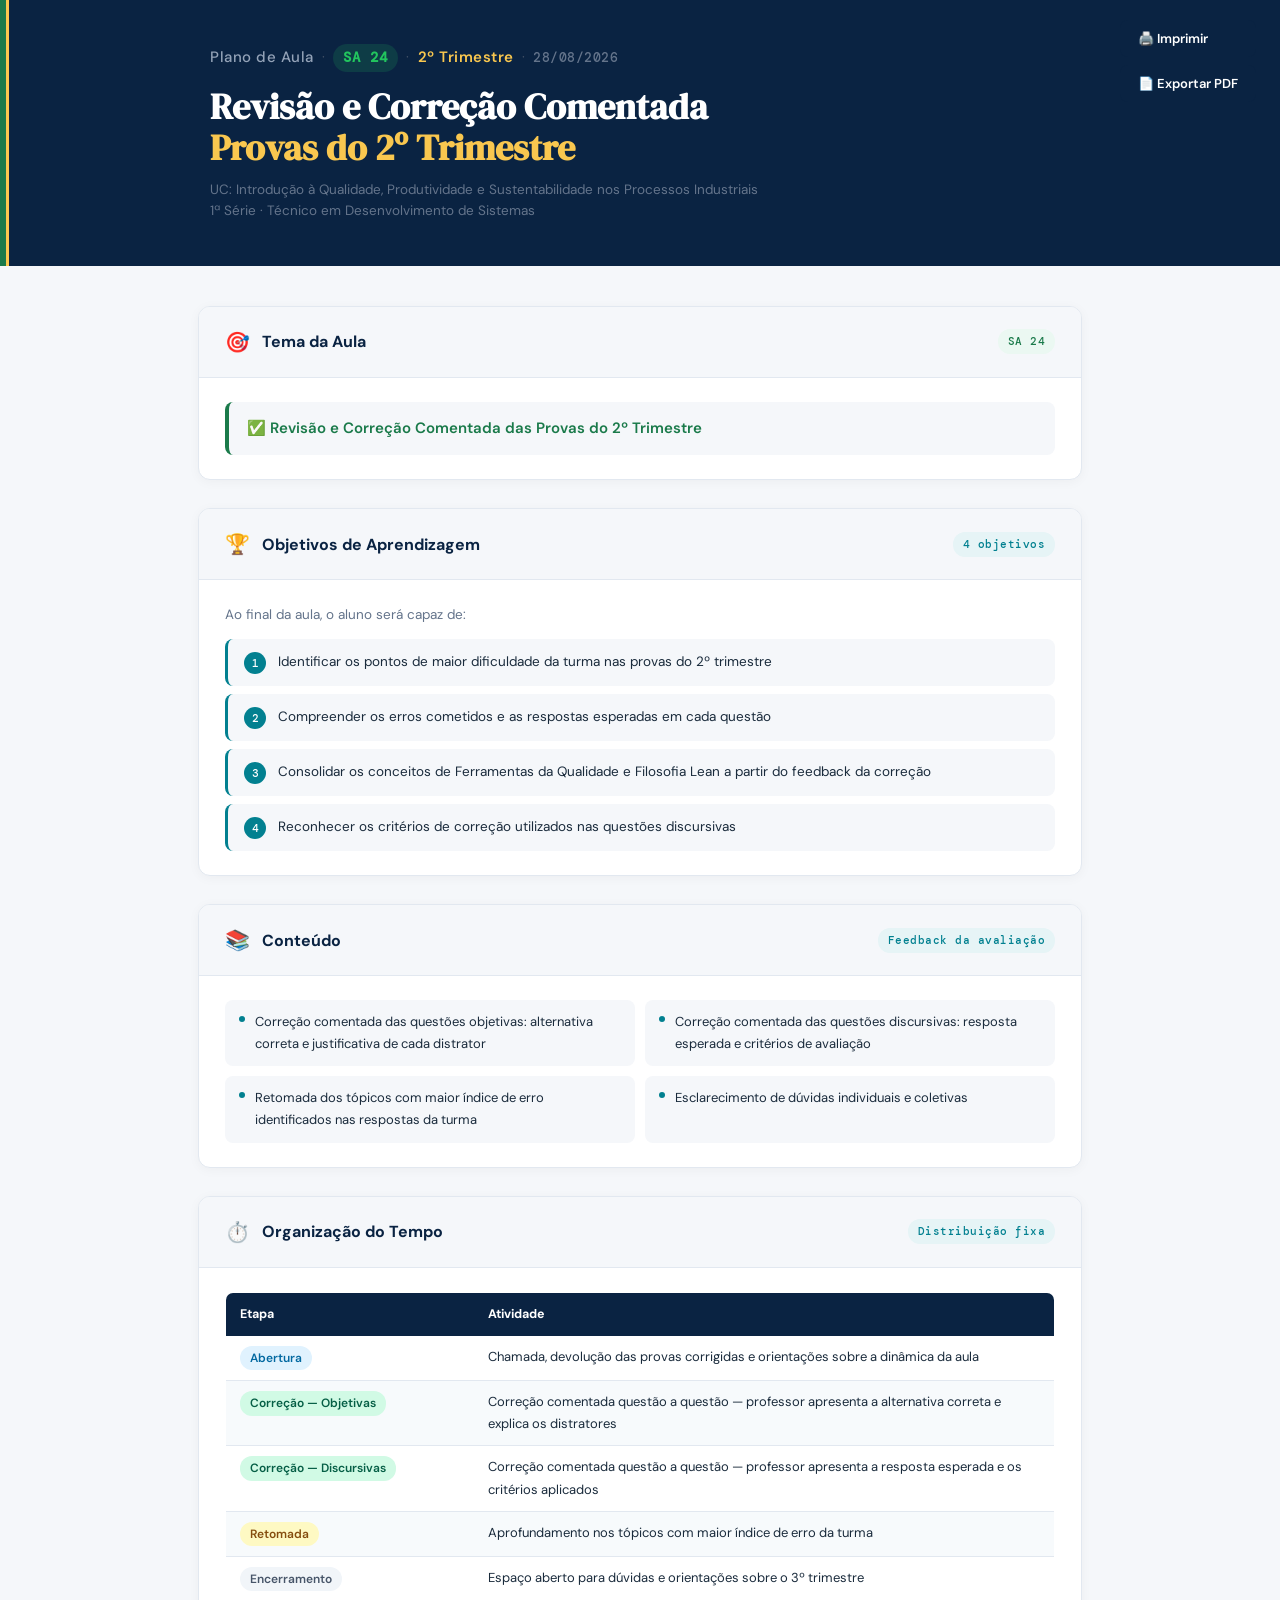
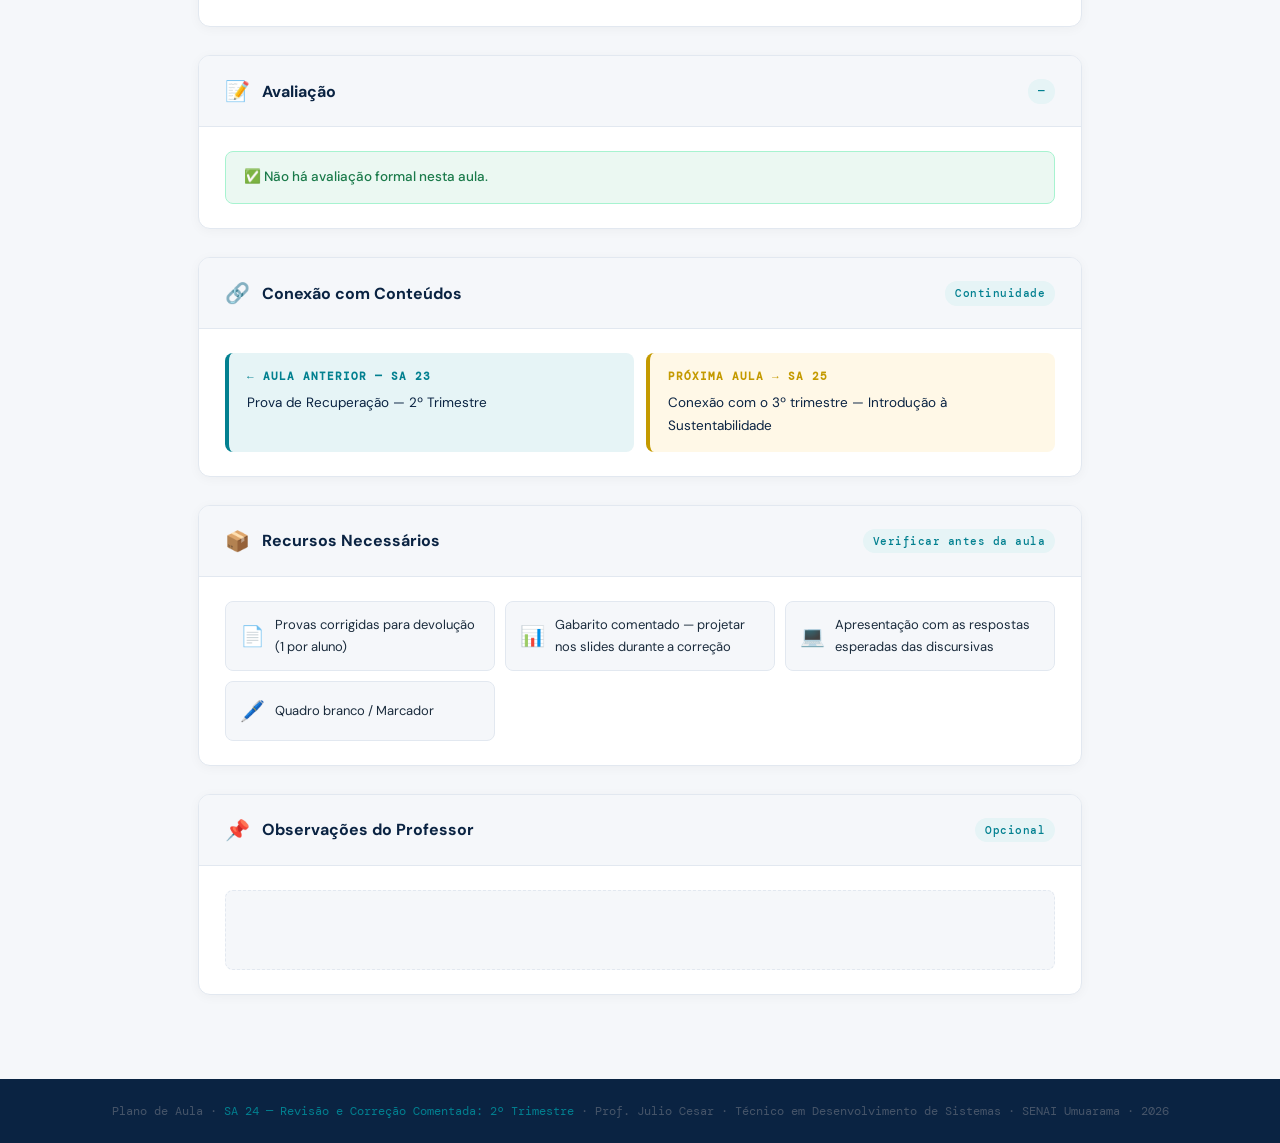
<file: plano_aula_SA24.html>
<!DOCTYPE html>
<html lang="pt-BR">
<head>
<meta charset="UTF-8">
<meta name="viewport" content="width=device-width, initial-scale=1.0">
<title>Plano de Aula SA 24 — Revisão e Correção Comentada das Provas do 2º Trimestre</title>
<meta name="description" content="Plano de aula SA 24 — Revisão e Correção Comentada das Provas do 2º Trimestre · Técnico em Desenvolvimento de Sistemas · SENAI Umuarama">
<meta name="theme-color" content="#0A2342">
<link href="https://fonts.googleapis.com/css2?family=DM+Serif+Display&family=DM+Sans:ital,wght@0,300;0,400;0,500;0,600;0,700;1,400&family=DM+Mono:wght@400;500&display=swap" rel="stylesheet">
<style>
  :root {
    --teal:       #028090;
    --teal-light: #e6f4f6;
    --dark:       #0A2342;
    --yellow:     #F9C74F;
    --gold:       #C49A00;
    --gray:       #64748B;
    --light:      #F5F7FA;
    --white:      #FFFFFF;
    --text:       #1A2B3C;
    --red:        #E63946;
    --red-light:  #FFF0F0;
    --green:      #1A7A4A;
    --green-light:#EBF8F2;
    --border:     #E2E8F0;
    --warn-bg:    #FFF8E7;
    --purple:     #6A0572;
  }

  html { scroll-behavior: smooth; }
  * { margin: 0; padding: 0; box-sizing: border-box; }

  body {
    font-family: 'DM Sans', sans-serif;
    background: var(--light);
    color: var(--text);
    line-height: 1.7;
  }

  .page-header { background: var(--dark); position: relative; overflow: hidden; }
  .page-header::before { content:''; position:absolute; left:0; top:0; bottom:0; width:6px; background:var(--green); }
  .page-header::after  { content:''; position:absolute; left:6px; top:0; bottom:0; width:3px; background:var(--yellow); }
  .header-inner {
    max-width: 980px; margin: 0 auto;
    padding: 44px 48px 44px 60px;
    display: flex; justify-content: space-between; align-items: flex-start; gap: 32px;
  }
  .header-label {
    font-family: 'DM Sans', sans-serif; font-size: 15px; font-weight: 500;
    color: #94A3B8; letter-spacing: 0.5px; margin-bottom: 14px;
    display: flex; align-items: center; flex-wrap: wrap; gap: 8px;
  }
  .header-label .hl-sep  { color: #475569; font-weight: 300; }
  .header-label .hl-sa   { font-family: 'DM Mono', monospace; font-size: 14px; font-weight: 600; color: #22C55E; background: rgba(34,197,94,0.15); padding: 2px 10px; border-radius: 20px; letter-spacing: 1px; }
  .header-label .hl-tri  { color: var(--yellow); font-weight: 600; }
  .header-label .hl-data { font-family: 'DM Mono', monospace; font-size: 13px; color: #64748B; }
  .header-title { font-family: 'DM Serif Display', serif; font-size: 36px; line-height: 1.15; color: var(--white); margin-bottom: 10px; }
  .header-title span { color: var(--yellow); }
  .header-sub { font-size: 13.5px; color: #64748B; line-height: 1.6; }
  .header-sub .uc-nome { white-space: nowrap; display: block; }

  .container { max-width: 980px; margin: 0 auto; padding: 40px 48px; }

  .section { background: var(--white); border-radius: 12px; border: 1px solid var(--border); box-shadow: 0 2px 12px rgba(0,0,0,0.04); margin-bottom: 28px; overflow: hidden; }
  .section-header { display: flex; align-items: center; gap: 12px; padding: 18px 26px; border-bottom: 1px solid var(--border); background: var(--light); }
  .section-icon  { font-size: 20px; }
  .section-title { font-size: 16px; font-weight: 700; color: var(--dark); flex: 1; }
  .section-tag   { font-family: 'DM Mono', monospace; font-size: 11px; font-weight: 500; background: var(--teal-light); color: var(--teal); padding: 3px 10px; border-radius: 12px; letter-spacing: 0.5px; }
  .section-tag-green { background: var(--green-light); color: var(--green); }
  .section-body  { padding: 24px 26px; }

  .tema-box { background: var(--light); border-radius: 8px; padding: 14px 18px; font-size: 15px; font-weight: 600; color: var(--dark); border-left: 4px solid var(--green); }
  .tema-box span { color: var(--green); }

  .obj-intro { font-size: 13.5px; color: var(--gray); margin-bottom: 12px; }
  .obj-list  { list-style: none; display: flex; flex-direction: column; gap: 8px; }
  .obj-list li { display: flex; align-items: flex-start; gap: 12px; padding: 12px 16px; background: var(--light); border-radius: 8px; font-size: 13.5px; border-left: 3px solid var(--teal); }
  .obj-num { background: var(--teal); color: var(--white); font-family: 'DM Mono', monospace; font-size: 11px; font-weight: 500; width: 22px; height: 22px; border-radius: 50%; display: flex; align-items: center; justify-content: center; flex-shrink: 0; margin-top: 1px; }

  .content-grid { display: grid; grid-template-columns: 1fr 1fr; gap: 10px; }
  .content-item { display: flex; align-items: flex-start; gap: 10px; padding: 11px 14px; background: var(--light); border-radius: 8px; font-size: 13px; }
  .content-bullet { width: 6px; height: 6px; background: var(--teal); border-radius: 50%; flex-shrink: 0; margin-top: 5px; }

  .time-table { width: 100%; border-collapse: collapse; font-size: 13px; border-radius: 8px; overflow: hidden; border: 1px solid var(--border); }
  .time-table thead tr { background: var(--dark); }
  .time-table th { color: var(--white); padding: 11px 14px; text-align: left; font-size: 12.5px; }
  .time-table td { padding: 10px 14px; border-bottom: 1px solid var(--border); vertical-align: top; }
  .time-table tr:last-child td { border-bottom: none; }
  .time-table tr:nth-child(even) td { background: #F7FAFC; }
  .etapa-pill { font-size: 12px; font-weight: 600; padding: 2px 10px; border-radius: 12px; display: inline-block; white-space: nowrap; }
  .ep-abertura { background:#E0F2FE; color:#0369A1; }
  .ep-retomada { background:#FEF9C3; color:#854D0E; }
  .ep-expl     { background:#DCFCE7; color:#166534; }
  .ep-fecha    { background:#F1F5F9; color:#475569; }
  .ep-corrigir { background:#D1FAE5; color:#065F46; }

  .info-box { background: var(--green-light); border: 1px solid #A7F3D0; border-radius: 8px; padding: 14px 18px; font-size: 13.5px; color: var(--green); font-weight: 500; }

  .connection-row { display: grid; grid-template-columns: 1fr 1fr; gap: 12px; }
  .conn-card { border-radius: 8px; padding: 14px 18px; font-size: 13.5px; }
  .conn-ant  { background: var(--teal-light); border-left: 4px solid var(--teal); }
  .conn-prox { background: var(--warn-bg);    border-left: 4px solid var(--gold); }
  .conn-label { font-size: 11px; font-family: 'DM Mono', monospace; font-weight: 600; text-transform: uppercase; letter-spacing: 1px; margin-bottom: 6px; }
  .conn-ant .conn-label  { color: var(--teal); }
  .conn-prox .conn-label { color: var(--gold); }

  .recursos-grid { display: grid; grid-template-columns: repeat(3, 1fr); gap: 10px; }
  .recurso-item { background: var(--light); border: 1px solid var(--border); border-radius: 8px; padding: 12px 14px; font-size: 13px; display: flex; align-items: center; gap: 10px; }
  .recurso-icon { font-size: 20px; }

  .obs-box { background: var(--light); border: 1px dashed var(--border); border-radius: 8px; padding: 16px 20px; min-height: 80px; font-size: 13.5px; color: var(--gray); }

  footer { background: var(--dark); color: #475569; text-align: center; padding: 22px; font-size: 12px; font-family: 'DM Mono', monospace; margin-top: 16px; }
  footer span { color: var(--teal); }

  .btn-group { position: fixed; top: 20px; right: 24px; z-index: 999; display: flex; flex-direction: column; gap: 8px; }
  .btn-action { border: none; border-radius: 8px; padding: 10px 18px; font-family: 'DM Sans', sans-serif; font-size: 13px; font-weight: 600; cursor: pointer; display: flex; align-items: center; gap: 8px; white-space: nowrap; transition: all 0.2s ease; }
  .btn-action:active { transform: scale(0.97); }
  .btn-imprimir { background: var(--dark); color: var(--white); }
  .btn-imprimir:hover { background: #1a3d66; box-shadow: 0 4px 12px rgba(10,35,66,0.4); }
  .btn-pdf { background: var(--dark); color: var(--white); }
  .btn-pdf:hover { background: #1a3d66; box-shadow: 0 4px 12px rgba(10,35,66,0.4); }
  button:focus, .btn-action:focus, a:focus { outline: 3px solid var(--yellow); outline-offset: 2px; }

  @media print {
    @page { size: A4 portrait; margin: 18mm 14mm 16mm 14mm; }
    * { -webkit-print-color-adjust: exact !important; print-color-adjust: exact !important; }
    body { background: white !important; font-size: 11.5px; color: #1A2B3C; }
    .btn-group { display: none !important; }
    .page-header { background: var(--dark) !important; }
    .header-inner { padding: 16px 24px 16px 30px !important; gap: 16px !important; }
    .header-title  { font-size: 22px !important; }
    .header-label  { font-size: 11px !important; margin-bottom: 8px !important; gap: 5px !important; }
    .header-label .hl-sa { font-size: 10px !important; padding: 1px 7px !important; }
    .header-sub    { font-size: 11px !important; }
    .container { padding: 10px 0 !important; }
    .section { box-shadow: none !important; border: 1px solid #ccc !important; break-inside: avoid; margin-bottom: 12px !important; }
    .section-body   { padding: 14px 20px !important; }
    .section-header { padding: 10px 20px !important; }
    table { break-inside: avoid; }
    tr    { break-inside: avoid; }
    a[href]::after { content: none !important; }
    a { text-decoration: none !important; color: inherit !important; }
    .obs-box { min-height: 80px !important; background-image: repeating-linear-gradient(transparent, transparent 27px, #c8d0db 27px, #c8d0db 28px) !important; background-color: white !important; }
    .content-grid   { grid-template-columns: 1fr 1fr !important; }
    .connection-row { grid-template-columns: 1fr 1fr !important; }
    .recursos-grid  { grid-template-columns: repeat(3, 1fr) !important; }
    footer { background: var(--dark) !important; margin-top: 8px !important; padding: 12px !important; font-size: 10.5px !important; }
    .section.break-before-print { break-before: page; }
  }

  @media (max-width: 960px) {
    .header-inner  { padding: 36px 32px 36px 44px; gap: 24px; }
    .container     { padding: 28px 32px; }
    .header-title  { font-size: 28px; }
    .recursos-grid { grid-template-columns: 1fr 1fr; }
    .btn-group     { top: 16px; right: 16px; }
  }

  @media (max-width: 768px) {
    .header-inner   { flex-direction: column; padding: 28px 20px 28px 28px; gap: 14px; }
    .container      { padding: 20px 16px; }
    .header-title   { font-size: 22px; }
    .header-label   { font-size: 13px; gap: 6px; }
    .header-sub     { font-size: 12.5px; }
    .uc-nome        { white-space: normal; }
    .section-header { padding: 14px 18px; gap: 10px; }
    .section-body   { padding: 18px; }
    .content-grid   { grid-template-columns: 1fr; }
    .connection-row { grid-template-columns: 1fr; }
    .recursos-grid  { grid-template-columns: 1fr 1fr; }
    .time-table { display: block; overflow-x: auto; -webkit-overflow-scrolling: touch; }
    .btn-group  { top: auto; bottom: 20px; right: 16px; flex-direction: row; }
    .btn-action { padding: 9px 14px; font-size: 12px; }
  }

  @media (max-width: 480px) {
    .page-header::before { width: 4px; }
    .page-header::after  { left: 4px; width: 2px; }
    .header-inner  { padding: 20px 14px 20px 18px; gap: 10px; }
    .container     { padding: 14px 12px; }
    .header-title  { font-size: 18px; }
    .header-label  { font-size: 12px; gap: 5px; margin-bottom: 10px; }
    .header-label .hl-sa   { font-size: 12px; padding: 1px 8px; }
    .header-label .hl-data { font-size: 11px; }
    .header-sub    { font-size: 12px; }
    .section-header { padding: 12px 14px; }
    .section-icon  { font-size: 16px; }
    .section-title { font-size: 14px; }
    .section-body  { padding: 14px; }
    .recursos-grid { grid-template-columns: 1fr; }
    .obj-list li   { padding: 10px 12px; font-size: 13px; }
    .content-item  { font-size: 12px; padding: 9px 12px; }
    .btn-group     { bottom: 14px; right: 12px; gap: 6px; }
    .btn-action    { padding: 8px 12px; font-size: 11.5px; }
    footer         { padding: 16px; font-size: 11px; }
  }

  #btn-topo {
    position: fixed; bottom: 24px; right: 24px;
    width: 44px; height: 44px; border-radius: 50%;
    background: var(--dark); color: var(--white); border: none;
    font-size: 18px; font-weight: 700; cursor: pointer;
    z-index: 999; display: none;
    align-items: center; justify-content: center;
    box-shadow: 0 4px 12px rgba(0,0,0,0.2); transition: all 0.2s ease;
  }
  #btn-topo.visible { display: flex; }
  #btn-topo:hover   { background: var(--teal); transform: translateY(-2px); }
  #btn-topo:focus   { outline: 3px solid var(--teal-light); outline-offset: 2px; }
  @media print { #btn-topo { display: none !important; } }
</style>
</head>
<body>

<div class="btn-group">
  <button class="btn-action btn-imprimir" onclick="window.print()" aria-label="Imprimir plano de aula">🖨️ Imprimir</button>
  <button class="btn-action btn-pdf" onclick="salvarPDF()" aria-label="Exportar plano de aula como PDF">📄 Exportar PDF</button>
</div>

<header class="page-header">
  <div class="header-inner">
    <div>
      <div class="header-label">
        Plano de Aula
        <span class="hl-sep">·</span>
        <span class="hl-sa">SA 24</span>
        <span class="hl-sep">·</span>
        <span class="hl-tri">2º Trimestre</span>
        <span class="hl-sep">·</span>
        <span class="hl-data">28/08/2026</span>
      </div>
      <h1 class="header-title">Revisão e Correção Comentada<br><span>Provas do 2º Trimestre</span></h1>
      <p class="header-sub">
        <span class="uc-nome">UC: Introdução à Qualidade, Produtividade e Sustentabilidade nos Processos Industriais</span>
        1ª Série · Técnico em Desenvolvimento de Sistemas
      </p>
    </div>
  </div>
</header>

<main class="container">

  <section class="section">
    <div class="section-header">
      <span class="section-icon">🎯</span>
      <span class="section-title">Tema da Aula</span>
      <span class="section-tag section-tag-green">SA 24</span>
    </div>
    <div class="section-body">
      <div class="tema-box">
        ✅ <span>Revisão e Correção Comentada das Provas do 2º Trimestre</span>
      </div>
    </div>
  </section>

  <section class="section">
    <div class="section-header">
      <span class="section-icon">🏆</span>
      <span class="section-title">Objetivos de Aprendizagem</span>
      <span class="section-tag">4 objetivos</span>
    </div>
    <div class="section-body">
      <p class="obj-intro">Ao final da aula, o aluno será capaz de:</p>
      <ul class="obj-list">
        <li><span class="obj-num">1</span>Identificar os pontos de maior dificuldade da turma nas provas do 2º trimestre</li>
        <li><span class="obj-num">2</span>Compreender os erros cometidos e as respostas esperadas em cada questão</li>
        <li><span class="obj-num">3</span>Consolidar os conceitos de Ferramentas da Qualidade e Filosofia Lean a partir do feedback da correção</li>
        <li><span class="obj-num">4</span>Reconhecer os critérios de correção utilizados nas questões discursivas</li>
      </ul>
    </div>
  </section>

  <section class="section">
    <div class="section-header">
      <span class="section-icon">📚</span>
      <span class="section-title">Conteúdo</span>
      <span class="section-tag">Feedback da avaliação</span>
    </div>
    <div class="section-body">
      <div class="content-grid">
        <div class="content-item"><div class="content-bullet"></div>Correção comentada das questões objetivas: alternativa correta e justificativa de cada distrator</div>
        <div class="content-item"><div class="content-bullet"></div>Correção comentada das questões discursivas: resposta esperada e critérios de avaliação</div>
        <div class="content-item"><div class="content-bullet"></div>Retomada dos tópicos com maior índice de erro identificados nas respostas da turma</div>
        <div class="content-item"><div class="content-bullet"></div>Esclarecimento de dúvidas individuais e coletivas</div>
      </div>
    </div>
  </section>

  <section class="section">
    <div class="section-header">
      <span class="section-icon">⏱️</span>
      <span class="section-title">Organização do Tempo</span>
      <span class="section-tag">Distribuição fixa</span>
    </div>
    <div class="section-body">
      <table class="time-table">
        <thead>
          <tr><th style="width:30%">Etapa</th><th>Atividade</th></tr>
        </thead>
        <tbody>
          <tr>
            <td><span class="etapa-pill ep-abertura">Abertura</span></td>
            <td>Chamada, devolução das provas corrigidas e orientações sobre a dinâmica da aula</td>
          </tr>
          <tr>
            <td><span class="etapa-pill ep-corrigir">Correção — Objetivas</span></td>
            <td>Correção comentada questão a questão — professor apresenta a alternativa correta e explica os distratores</td>
          </tr>
          <tr>
            <td><span class="etapa-pill ep-corrigir">Correção — Discursivas</span></td>
            <td>Correção comentada questão a questão — professor apresenta a resposta esperada e os critérios aplicados</td>
          </tr>
          <tr>
            <td><span class="etapa-pill ep-retomada">Retomada</span></td>
            <td>Aprofundamento nos tópicos com maior índice de erro da turma</td>
          </tr>
          <tr>
            <td><span class="etapa-pill ep-fecha">Encerramento</span></td>
            <td>Espaço aberto para dúvidas e orientações sobre o 3º trimestre</td>
          </tr>
        </tbody>
      </table>
    </div>
  </section>

  <section class="section">
    <div class="section-header">
      <span class="section-icon">📝</span>
      <span class="section-title">Avaliação</span>
      <span class="section-tag">—</span>
    </div>
    <div class="section-body">
      <div class="info-box">✅ Não há avaliação formal nesta aula.</div>
    </div>
  </section>

  <section class="section">
    <div class="section-header">
      <span class="section-icon">🔗</span>
      <span class="section-title">Conexão com Conteúdos</span>
      <span class="section-tag">Continuidade</span>
    </div>
    <div class="section-body">
      <div class="connection-row">
        <div class="conn-card conn-ant">
          <div class="conn-label">← Aula anterior — SA 23</div>
          <div style="font-size:13.5px;color:var(--dark);">Prova de Recuperação — 2º Trimestre</div>
        </div>
        <div class="conn-card conn-prox">
          <div class="conn-label">Próxima aula → SA 25</div>
          <div style="font-size:13.5px;color:var(--dark);">Conexão com o 3º trimestre — Introdução à Sustentabilidade</div>
        </div>
      </div>
    </div>
  </section>

  <section class="section">
    <div class="section-header">
      <span class="section-icon">📦</span>
      <span class="section-title">Recursos Necessários</span>
      <span class="section-tag">Verificar antes da aula</span>
    </div>
    <div class="section-body">
      <div class="recursos-grid">
        <div class="recurso-item"><span class="recurso-icon">📄</span><span>Provas corrigidas para devolução (1 por aluno)</span></div>
        <div class="recurso-item"><span class="recurso-icon">📊</span><span>Gabarito comentado — projetar nos slides durante a correção</span></div>
        <div class="recurso-item"><span class="recurso-icon">💻</span><span>Apresentação com as respostas esperadas das discursivas</span></div>
        <div class="recurso-item"><span class="recurso-icon">🖊️</span><span>Quadro branco / Marcador</span></div>
      </div>
    </div>
  </section>

  <section class="section">
    <div class="section-header">
      <span class="section-icon">📌</span>
      <span class="section-title">Observações do Professor</span>
      <span class="section-tag">Opcional</span>
    </div>
    <div class="section-body">
      <div class="obs-box"></div>
    </div>
  </section>

</main>

<footer>
  Plano de Aula · <span>SA 24 — Revisão e Correção Comentada: 2º Trimestre</span> · Prof. Julio Cesar · Técnico em Desenvolvimento de Sistemas · SENAI Umuarama · 2026
</footer>

<button id="btn-topo" aria-label="Voltar ao topo">↑</button>

<script>
  const salvarPDF = () => {
    const tituloOriginal = document.title;
    document.title = 'Plano_Aula_SA24_Revisao_Correcao_2_Trimestre';
    window.print();
    setTimeout(() => { document.title = tituloOriginal; }, 1000);
  };

  const btnTopo = document.getElementById('btn-topo');
  window.addEventListener('scroll', () => {
    if (btnTopo) btnTopo.classList.toggle('visible', window.scrollY > 400);
  });
  if (btnTopo) {
    btnTopo.addEventListener('click', () => {
      window.scrollTo({ top: 0, behavior: 'smooth' });
    });
  }
</script>
</body>
</html>
</file>
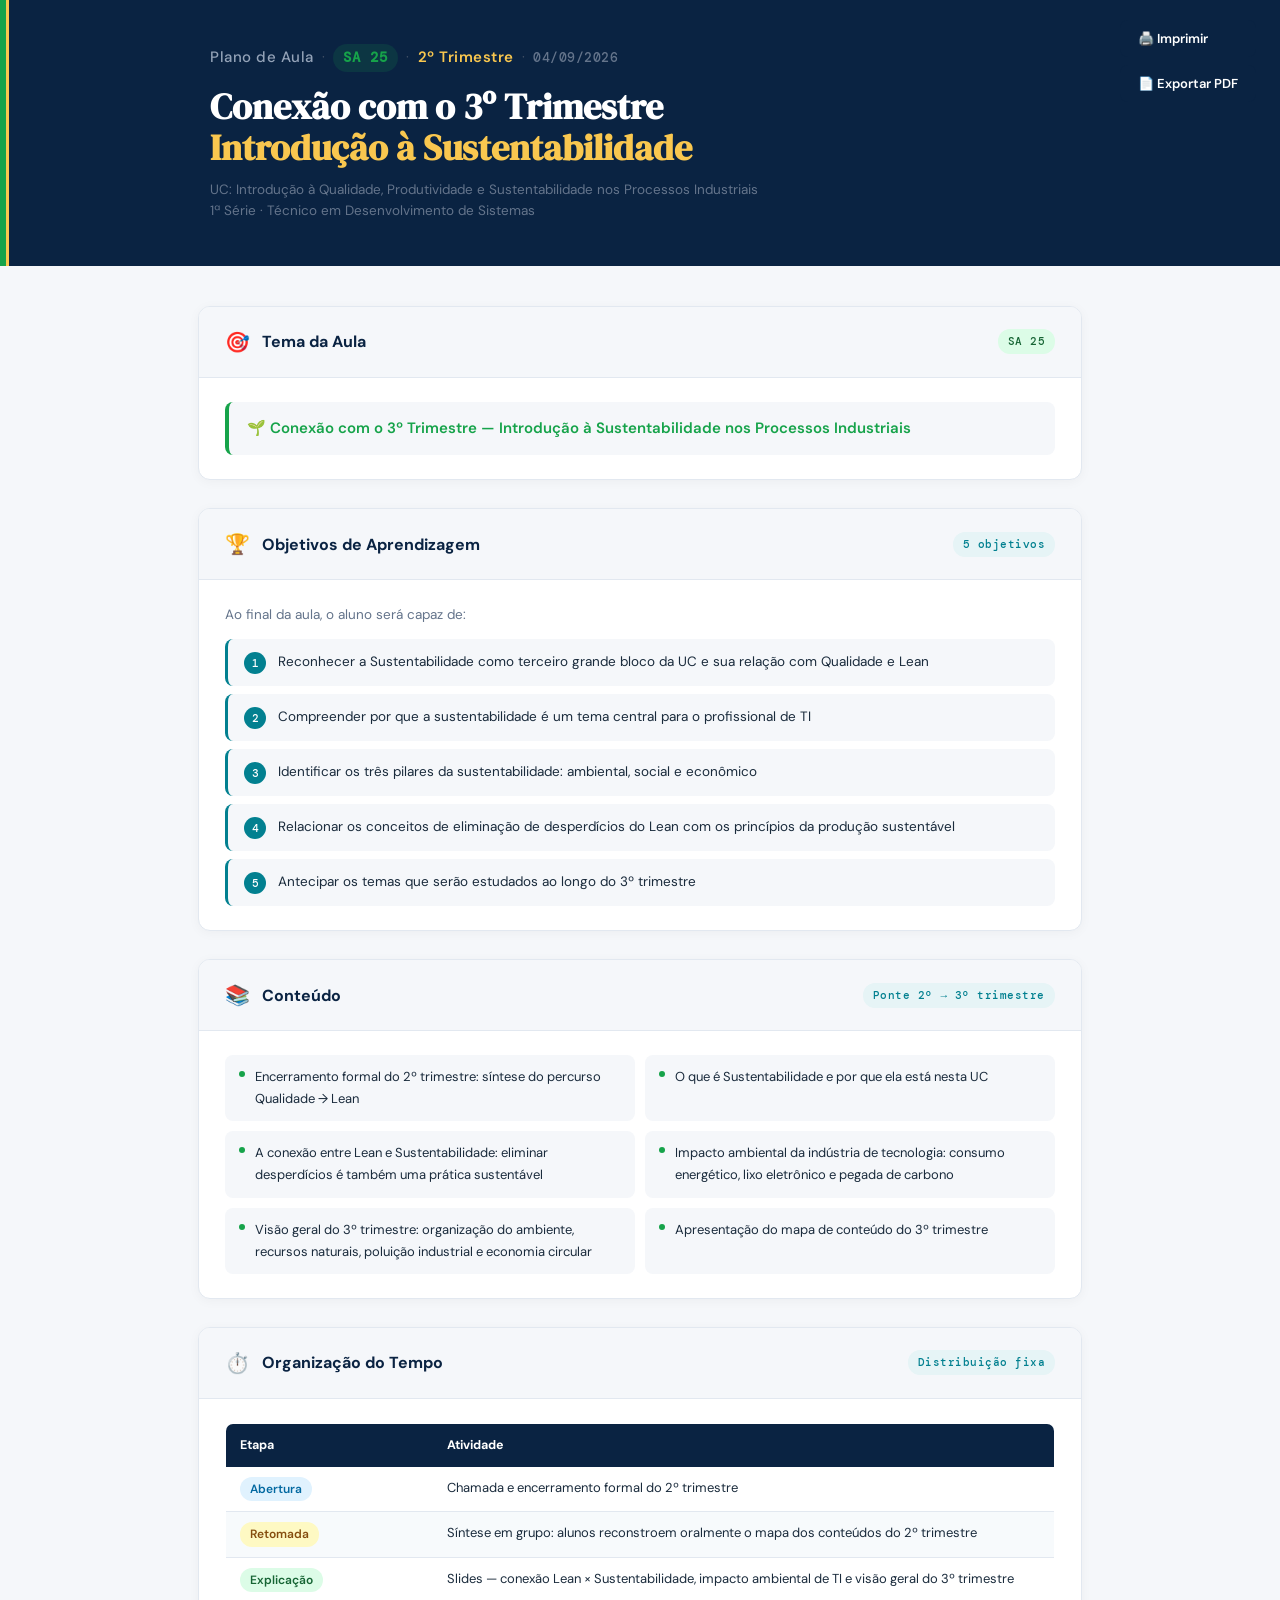
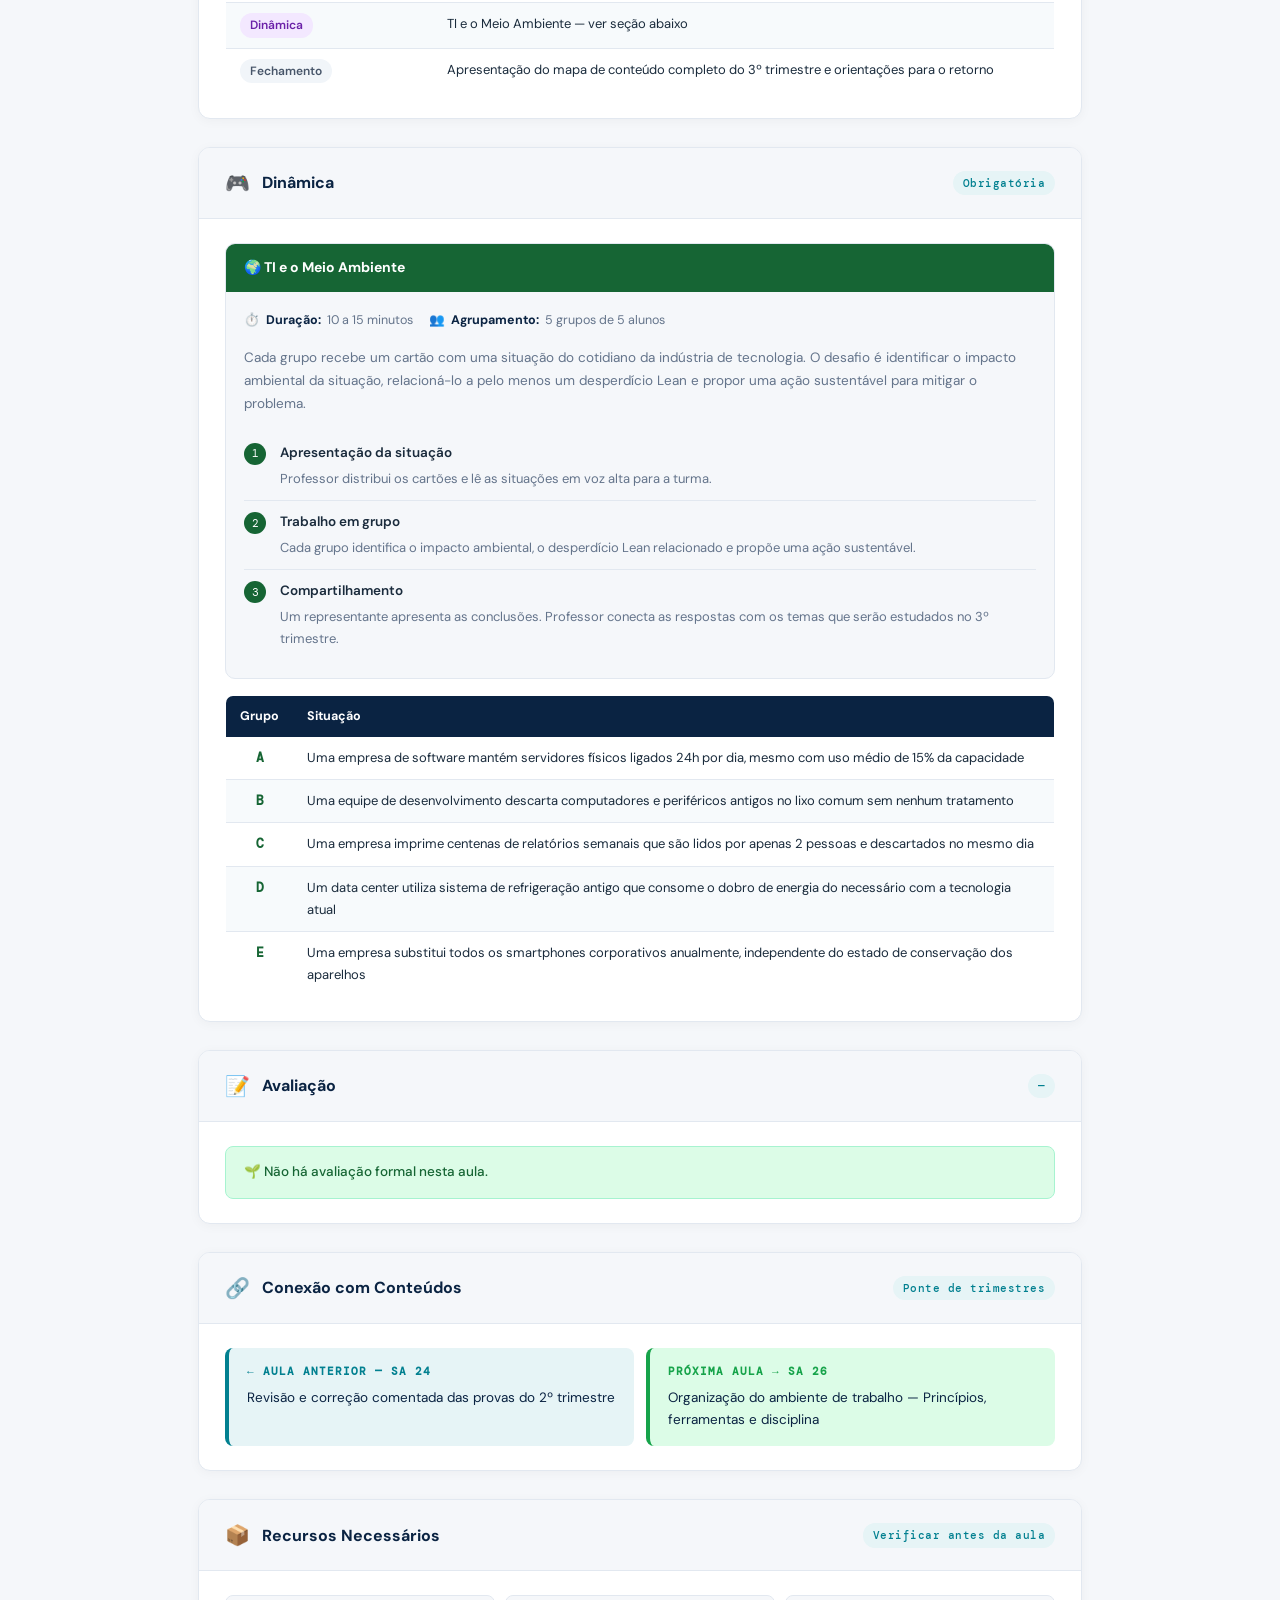
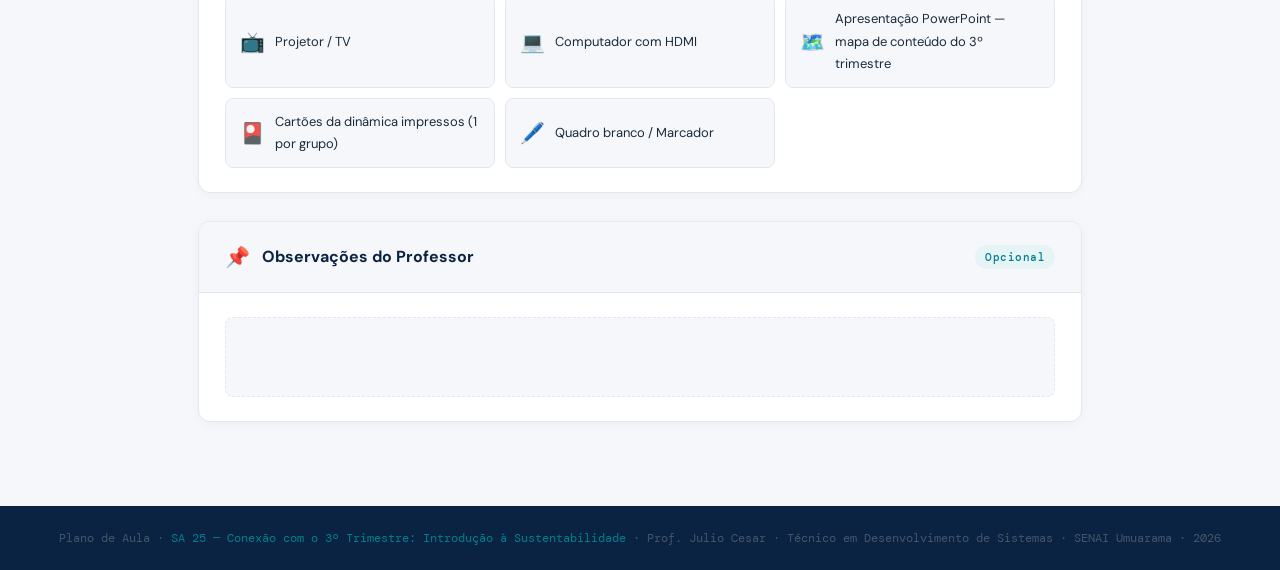
<file: plano_aula_SA25.html>
<!DOCTYPE html>
<html lang="pt-BR">
<head>
<meta charset="UTF-8">
<meta name="viewport" content="width=device-width, initial-scale=1.0">
<title>Plano de Aula SA 25 — Conexão com o 3º Trimestre: Introdução à Sustentabilidade</title>
<meta name="description" content="Plano de aula SA 25 — Conexão com o 3º Trimestre: Introdução à Sustentabilidade nos Processos Industriais · Técnico em Desenvolvimento de Sistemas · SENAI Umuarama">
<meta name="theme-color" content="#0A2342">
<link href="https://fonts.googleapis.com/css2?family=DM+Serif+Display&family=DM+Sans:ital,wght@0,300;0,400;0,500;0,600;0,700;1,400&family=DM+Mono:wght@400;500&display=swap" rel="stylesheet">
<style>
  :root {
    --teal:       #028090;
    --teal-light: #e6f4f6;
    --dark:       #0A2342;
    --yellow:     #F9C74F;
    --gold:       #C49A00;
    --gray:       #64748B;
    --light:      #F5F7FA;
    --white:      #FFFFFF;
    --text:       #1A2B3C;
    --red:        #E63946;
    --red-light:  #FFF0F0;
    --green:      #1A7A4A;
    --green-light:#EBF8F2;
    --border:     #E2E8F0;
    --warn-bg:    #FFF8E7;
    --purple:     #6A0572;
    --eco:        #166534;
    --eco-light:  #DCFCE7;
  }

  html { scroll-behavior: smooth; }
  * { margin: 0; padding: 0; box-sizing: border-box; }

  body {
    font-family: 'DM Sans', sans-serif;
    background: var(--light);
    color: var(--text);
    line-height: 1.7;
  }

  .page-header { background: var(--dark); position: relative; overflow: hidden; }
  .page-header::before { content:''; position:absolute; left:0; top:0; bottom:0; width:6px; background:#16A34A; }
  .page-header::after  { content:''; position:absolute; left:6px; top:0; bottom:0; width:3px; background:var(--yellow); }
  .header-inner {
    max-width: 980px; margin: 0 auto;
    padding: 44px 48px 44px 60px;
    display: flex; justify-content: space-between; align-items: flex-start; gap: 32px;
  }
  .header-label {
    font-family: 'DM Sans', sans-serif; font-size: 15px; font-weight: 500;
    color: #94A3B8; letter-spacing: 0.5px; margin-bottom: 14px;
    display: flex; align-items: center; flex-wrap: wrap; gap: 8px;
  }
  .header-label .hl-sep  { color: #475569; font-weight: 300; }
  .header-label .hl-sa   { font-family: 'DM Mono', monospace; font-size: 14px; font-weight: 600; color: #16A34A; background: rgba(22,163,74,0.15); padding: 2px 10px; border-radius: 20px; letter-spacing: 1px; }
  .header-label .hl-tri  { color: var(--yellow); font-weight: 600; }
  .header-label .hl-data { font-family: 'DM Mono', monospace; font-size: 13px; color: #64748B; }
  .header-title { font-family: 'DM Serif Display', serif; font-size: 36px; line-height: 1.15; color: var(--white); margin-bottom: 10px; }
  .header-title span { color: var(--yellow); }
  .header-sub { font-size: 13.5px; color: #64748B; line-height: 1.6; }
  .header-sub .uc-nome { white-space: nowrap; display: block; }

  .container { max-width: 980px; margin: 0 auto; padding: 40px 48px; }

  .section { background: var(--white); border-radius: 12px; border: 1px solid var(--border); box-shadow: 0 2px 12px rgba(0,0,0,0.04); margin-bottom: 28px; overflow: hidden; }
  .section-header { display: flex; align-items: center; gap: 12px; padding: 18px 26px; border-bottom: 1px solid var(--border); background: var(--light); }
  .section-icon  { font-size: 20px; }
  .section-title { font-size: 16px; font-weight: 700; color: var(--dark); flex: 1; }
  .section-tag   { font-family: 'DM Mono', monospace; font-size: 11px; font-weight: 500; background: var(--teal-light); color: var(--teal); padding: 3px 10px; border-radius: 12px; letter-spacing: 0.5px; }
  .section-tag-eco { background: var(--eco-light); color: var(--eco); }
  .section-body  { padding: 24px 26px; }

  .tema-box { background: var(--light); border-radius: 8px; padding: 14px 18px; font-size: 15px; font-weight: 600; color: var(--dark); border-left: 4px solid #16A34A; }
  .tema-box span { color: #16A34A; }

  .obj-intro { font-size: 13.5px; color: var(--gray); margin-bottom: 12px; }
  .obj-list  { list-style: none; display: flex; flex-direction: column; gap: 8px; }
  .obj-list li { display: flex; align-items: flex-start; gap: 12px; padding: 12px 16px; background: var(--light); border-radius: 8px; font-size: 13.5px; border-left: 3px solid var(--teal); }
  .obj-num { background: var(--teal); color: var(--white); font-family: 'DM Mono', monospace; font-size: 11px; font-weight: 500; width: 22px; height: 22px; border-radius: 50%; display: flex; align-items: center; justify-content: center; flex-shrink: 0; margin-top: 1px; }

  .content-grid { display: grid; grid-template-columns: 1fr 1fr; gap: 10px; }
  .content-item { display: flex; align-items: flex-start; gap: 10px; padding: 11px 14px; background: var(--light); border-radius: 8px; font-size: 13px; }
  .content-bullet { width: 6px; height: 6px; background: #16A34A; border-radius: 50%; flex-shrink: 0; margin-top: 5px; }

  .time-table { width: 100%; border-collapse: collapse; font-size: 13px; border-radius: 8px; overflow: hidden; border: 1px solid var(--border); }
  .time-table thead tr { background: var(--dark); }
  .time-table th { color: var(--white); padding: 11px 14px; text-align: left; font-size: 12.5px; }
  .time-table td { padding: 10px 14px; border-bottom: 1px solid var(--border); vertical-align: top; }
  .time-table tr:last-child td { border-bottom: none; }
  .time-table tr:nth-child(even) td { background: #F7FAFC; }
  .etapa-pill { font-size: 12px; font-weight: 600; padding: 2px 10px; border-radius: 12px; display: inline-block; white-space: nowrap; }
  .ep-abertura { background:#E0F2FE; color:#0369A1; }
  .ep-retomada { background:#FEF9C3; color:#854D0E; }
  .ep-expl     { background:#DCFCE7; color:#166534; }
  .ep-dinamica { background:#F3E8FF; color:#6B21A8; }
  .ep-fecha    { background:#F1F5F9; color:#475569; }

  .dinamica-box { background: var(--light); border: 1px solid var(--border); border-radius: 10px; overflow: hidden; margin-bottom: 16px; }
  .dinamica-header { background: var(--eco); color: var(--white); padding: 12px 18px; font-size: 14px; font-weight: 700; display: flex; align-items: center; gap: 8px; }
  .dinamica-body { padding: 18px; }
  .dinamica-meta { display: flex; gap: 16px; margin-bottom: 16px; flex-wrap: wrap; }
  .dinamica-meta-item { font-size: 12.5px; color: var(--gray); display: flex; align-items: center; gap: 6px; }
  .dinamica-meta-item strong { color: var(--dark); }
  .dinamica-step { display: flex; gap: 14px; padding: 10px 0; border-bottom: 1px solid var(--border); font-size: 13.5px; }
  .dinamica-step:last-child { border-bottom: none; }
  .step-num { background: var(--eco); color: var(--white); font-family: 'DM Mono', monospace; font-size: 11px; width: 22px; height: 22px; border-radius: 50%; display: flex; align-items: center; justify-content: center; flex-shrink: 0; margin-top: 1px; }

  .cenarios-table { width: 100%; border-collapse: collapse; font-size: 13px; border-radius: 8px; overflow: hidden; border: 1px solid var(--border); margin-top: 16px; }
  .cenarios-table thead tr { background: var(--dark); }
  .cenarios-table th { color: var(--white); padding: 10px 14px; text-align: left; font-size: 12.5px; }
  .cenarios-table td { padding: 10px 14px; border-bottom: 1px solid var(--border); vertical-align: top; font-size: 13px; }
  .cenarios-table tr:last-child td { border-bottom: none; }
  .cenarios-table tr:nth-child(even) td { background: #F7FAFC; }
  .cenarios-table td:first-child { font-weight: 700; color: var(--eco); font-family: 'DM Mono', monospace; width: 60px; text-align: center; }

  .info-box { background: var(--eco-light); border: 1px solid #A7F3D0; border-radius: 8px; padding: 14px 18px; font-size: 13.5px; color: var(--eco); font-weight: 500; }

  .connection-row { display: grid; grid-template-columns: 1fr 1fr; gap: 12px; }
  .conn-card { border-radius: 8px; padding: 14px 18px; font-size: 13.5px; }
  .conn-ant  { background: var(--teal-light); border-left: 4px solid var(--teal); }
  .conn-prox { background: var(--eco-light);  border-left: 4px solid #16A34A; }
  .conn-label { font-size: 11px; font-family: 'DM Mono', monospace; font-weight: 600; text-transform: uppercase; letter-spacing: 1px; margin-bottom: 6px; }
  .conn-ant .conn-label  { color: var(--teal); }
  .conn-prox .conn-label { color: #16A34A; }

  .recursos-grid { display: grid; grid-template-columns: repeat(3, 1fr); gap: 10px; }
  .recurso-item { background: var(--light); border: 1px solid var(--border); border-radius: 8px; padding: 12px 14px; font-size: 13px; display: flex; align-items: center; gap: 10px; }
  .recurso-icon { font-size: 20px; }

  .obs-box { background: var(--light); border: 1px dashed var(--border); border-radius: 8px; padding: 16px 20px; min-height: 80px; font-size: 13.5px; color: var(--gray); }

  footer { background: var(--dark); color: #475569; text-align: center; padding: 22px; font-size: 12px; font-family: 'DM Mono', monospace; margin-top: 16px; }
  footer span { color: var(--teal); }

  .btn-group { position: fixed; top: 20px; right: 24px; z-index: 999; display: flex; flex-direction: column; gap: 8px; }
  .btn-action { border: none; border-radius: 8px; padding: 10px 18px; font-family: 'DM Sans', sans-serif; font-size: 13px; font-weight: 600; cursor: pointer; display: flex; align-items: center; gap: 8px; white-space: nowrap; transition: all 0.2s ease; }
  .btn-action:active { transform: scale(0.97); }
  .btn-imprimir { background: var(--dark); color: var(--white); }
  .btn-imprimir:hover { background: #1a3d66; box-shadow: 0 4px 12px rgba(10,35,66,0.4); }
  .btn-pdf { background: var(--dark); color: var(--white); }
  .btn-pdf:hover { background: #1a3d66; box-shadow: 0 4px 12px rgba(10,35,66,0.4); }
  button:focus, .btn-action:focus, a:focus { outline: 3px solid var(--yellow); outline-offset: 2px; }

  @media print {
    @page { size: A4 portrait; margin: 18mm 14mm 16mm 14mm; }
    * { -webkit-print-color-adjust: exact !important; print-color-adjust: exact !important; }
    body { background: white !important; font-size: 11.5px; color: #1A2B3C; }
    .btn-group { display: none !important; }
    .page-header { background: var(--dark) !important; }
    .header-inner { padding: 16px 24px 16px 30px !important; gap: 16px !important; }
    .header-title  { font-size: 22px !important; }
    .header-label  { font-size: 11px !important; margin-bottom: 8px !important; gap: 5px !important; }
    .header-label .hl-sa { font-size: 10px !important; padding: 1px 7px !important; }
    .header-sub    { font-size: 11px !important; }
    .container { padding: 10px 0 !important; }
    .section { box-shadow: none !important; border: 1px solid #ccc !important; break-inside: avoid; margin-bottom: 12px !important; }
    .section-body   { padding: 14px 20px !important; }
    .section-header { padding: 10px 20px !important; }
    table { break-inside: avoid; }
    tr    { break-inside: avoid; }
    a[href]::after { content: none !important; }
    a { text-decoration: none !important; color: inherit !important; }
    .obs-box { min-height: 80px !important; background-image: repeating-linear-gradient(transparent, transparent 27px, #c8d0db 27px, #c8d0db 28px) !important; background-color: white !important; }
    .content-grid   { grid-template-columns: 1fr 1fr !important; }
    .connection-row { grid-template-columns: 1fr 1fr !important; }
    .recursos-grid  { grid-template-columns: repeat(3, 1fr) !important; }
    footer { background: var(--dark) !important; margin-top: 8px !important; padding: 12px !important; font-size: 10.5px !important; }
    .section.break-before-print { break-before: page; }
  }

  @media (max-width: 960px) {
    .header-inner  { padding: 36px 32px 36px 44px; gap: 24px; }
    .container     { padding: 28px 32px; }
    .header-title  { font-size: 28px; }
    .recursos-grid { grid-template-columns: 1fr 1fr; }
    .btn-group     { top: 16px; right: 16px; }
  }

  @media (max-width: 768px) {
    .header-inner   { flex-direction: column; padding: 28px 20px 28px 28px; gap: 14px; }
    .container      { padding: 20px 16px; }
    .header-title   { font-size: 22px; }
    .header-label   { font-size: 13px; gap: 6px; }
    .header-sub     { font-size: 12.5px; }
    .uc-nome        { white-space: normal; }
    .section-header { padding: 14px 18px; gap: 10px; }
    .section-body   { padding: 18px; }
    .content-grid   { grid-template-columns: 1fr; }
    .connection-row { grid-template-columns: 1fr; }
    .recursos-grid  { grid-template-columns: 1fr 1fr; }
    .time-table, .cenarios-table { display: block; overflow-x: auto; -webkit-overflow-scrolling: touch; }
    .btn-group  { top: auto; bottom: 20px; right: 16px; flex-direction: row; }
    .btn-action { padding: 9px 14px; font-size: 12px; }
  }

  @media (max-width: 480px) {
    .page-header::before { width: 4px; }
    .page-header::after  { left: 4px; width: 2px; }
    .header-inner  { padding: 20px 14px 20px 18px; gap: 10px; }
    .container     { padding: 14px 12px; }
    .header-title  { font-size: 18px; }
    .header-label  { font-size: 12px; gap: 5px; margin-bottom: 10px; }
    .header-label .hl-sa   { font-size: 12px; padding: 1px 8px; }
    .header-label .hl-data { font-size: 11px; }
    .header-sub    { font-size: 12px; }
    .section-header { padding: 12px 14px; }
    .section-icon  { font-size: 16px; }
    .section-title { font-size: 14px; }
    .section-body  { padding: 14px; }
    .recursos-grid { grid-template-columns: 1fr; }
    .obj-list li   { padding: 10px 12px; font-size: 13px; }
    .content-item  { font-size: 12px; padding: 9px 12px; }
    .dinamica-body { padding: 14px; }
    .dinamica-step { font-size: 12.5px; }
    .btn-group     { bottom: 14px; right: 12px; gap: 6px; }
    .btn-action    { padding: 8px 12px; font-size: 11.5px; }
    footer         { padding: 16px; font-size: 11px; }
  }

  #btn-topo {
    position: fixed; bottom: 24px; right: 24px;
    width: 44px; height: 44px; border-radius: 50%;
    background: var(--dark); color: var(--white); border: none;
    font-size: 18px; font-weight: 700; cursor: pointer;
    z-index: 999; display: none;
    align-items: center; justify-content: center;
    box-shadow: 0 4px 12px rgba(0,0,0,0.2); transition: all 0.2s ease;
  }
  #btn-topo.visible { display: flex; }
  #btn-topo:hover   { background: var(--teal); transform: translateY(-2px); }
  #btn-topo:focus   { outline: 3px solid var(--teal-light); outline-offset: 2px; }
  @media print { #btn-topo { display: none !important; } }
</style>
</head>
<body>

<div class="btn-group">
  <button class="btn-action btn-imprimir" onclick="window.print()" aria-label="Imprimir plano de aula">🖨️ Imprimir</button>
  <button class="btn-action btn-pdf" onclick="salvarPDF()" aria-label="Exportar plano de aula como PDF">📄 Exportar PDF</button>
</div>

<header class="page-header">
  <div class="header-inner">
    <div>
      <div class="header-label">
        Plano de Aula
        <span class="hl-sep">·</span>
        <span class="hl-sa">SA 25</span>
        <span class="hl-sep">·</span>
        <span class="hl-tri">2º Trimestre</span>
        <span class="hl-sep">·</span>
        <span class="hl-data">04/09/2026</span>
      </div>
      <h1 class="header-title">Conexão com o 3º Trimestre<br><span>Introdução à Sustentabilidade</span></h1>
      <p class="header-sub">
        <span class="uc-nome">UC: Introdução à Qualidade, Produtividade e Sustentabilidade nos Processos Industriais</span>
        1ª Série · Técnico em Desenvolvimento de Sistemas
      </p>
    </div>
  </div>
</header>

<main class="container">

  <section class="section">
    <div class="section-header">
      <span class="section-icon">🎯</span>
      <span class="section-title">Tema da Aula</span>
      <span class="section-tag section-tag-eco">SA 25</span>
    </div>
    <div class="section-body">
      <div class="tema-box">
        🌱 <span>Conexão com o 3º Trimestre — Introdução à Sustentabilidade nos Processos Industriais</span>
      </div>
    </div>
  </section>

  <section class="section">
    <div class="section-header">
      <span class="section-icon">🏆</span>
      <span class="section-title">Objetivos de Aprendizagem</span>
      <span class="section-tag">5 objetivos</span>
    </div>
    <div class="section-body">
      <p class="obj-intro">Ao final da aula, o aluno será capaz de:</p>
      <ul class="obj-list">
        <li><span class="obj-num">1</span>Reconhecer a Sustentabilidade como terceiro grande bloco da UC e sua relação com Qualidade e Lean</li>
        <li><span class="obj-num">2</span>Compreender por que a sustentabilidade é um tema central para o profissional de TI</li>
        <li><span class="obj-num">3</span>Identificar os três pilares da sustentabilidade: ambiental, social e econômico</li>
        <li><span class="obj-num">4</span>Relacionar os conceitos de eliminação de desperdícios do Lean com os princípios da produção sustentável</li>
        <li><span class="obj-num">5</span>Antecipar os temas que serão estudados ao longo do 3º trimestre</li>
      </ul>
    </div>
  </section>

  <section class="section">
    <div class="section-header">
      <span class="section-icon">📚</span>
      <span class="section-title">Conteúdo</span>
      <span class="section-tag">Ponte 2º → 3º trimestre</span>
    </div>
    <div class="section-body">
      <div class="content-grid">
        <div class="content-item"><div class="content-bullet"></div>Encerramento formal do 2º trimestre: síntese do percurso Qualidade → Lean</div>
        <div class="content-item"><div class="content-bullet"></div>O que é Sustentabilidade e por que ela está nesta UC</div>
        <div class="content-item"><div class="content-bullet"></div>A conexão entre Lean e Sustentabilidade: eliminar desperdícios é também uma prática sustentável</div>
        <div class="content-item"><div class="content-bullet"></div>Impacto ambiental da indústria de tecnologia: consumo energético, lixo eletrônico e pegada de carbono</div>
        <div class="content-item"><div class="content-bullet"></div>Visão geral do 3º trimestre: organização do ambiente, recursos naturais, poluição industrial e economia circular</div>
        <div class="content-item"><div class="content-bullet"></div>Apresentação do mapa de conteúdo do 3º trimestre</div>
      </div>
    </div>
  </section>

  <section class="section">
    <div class="section-header">
      <span class="section-icon">⏱️</span>
      <span class="section-title">Organização do Tempo</span>
      <span class="section-tag">Distribuição fixa</span>
    </div>
    <div class="section-body">
      <table class="time-table">
        <thead>
          <tr><th style="width:25%">Etapa</th><th>Atividade</th></tr>
        </thead>
        <tbody>
          <tr>
            <td><span class="etapa-pill ep-abertura">Abertura</span></td>
            <td>Chamada e encerramento formal do 2º trimestre</td>
          </tr>
          <tr>
            <td><span class="etapa-pill ep-retomada">Retomada</span></td>
            <td>Síntese em grupo: alunos reconstroem oralmente o mapa dos conteúdos do 2º trimestre</td>
          </tr>
          <tr>
            <td><span class="etapa-pill ep-expl">Explicação</span></td>
            <td>Slides — conexão Lean × Sustentabilidade, impacto ambiental de TI e visão geral do 3º trimestre</td>
          </tr>
          <tr>
            <td><span class="etapa-pill ep-dinamica">Dinâmica</span></td>
            <td>TI e o Meio Ambiente — ver seção abaixo</td>
          </tr>
          <tr>
            <td><span class="etapa-pill ep-fecha">Fechamento</span></td>
            <td>Apresentação do mapa de conteúdo completo do 3º trimestre e orientações para o retorno</td>
          </tr>
        </tbody>
      </table>
    </div>
  </section>

  <section class="section">
    <div class="section-header">
      <span class="section-icon">🎮</span>
      <span class="section-title">Dinâmica</span>
      <span class="section-tag">Obrigatória</span>
    </div>
    <div class="section-body">
      <div class="dinamica-box">
        <div class="dinamica-header">🌍 TI e o Meio Ambiente</div>
        <div class="dinamica-body">
          <div class="dinamica-meta">
            <div class="dinamica-meta-item">⏱️ <strong>Duração:</strong> 10 a 15 minutos</div>
            <div class="dinamica-meta-item">👥 <strong>Agrupamento:</strong> 5 grupos de 5 alunos</div>
          </div>
          <p style="font-size:13.5px;color:var(--gray);margin-bottom:16px;">Cada grupo recebe um cartão com uma situação do cotidiano da indústria de tecnologia. O desafio é identificar o impacto ambiental da situação, relacioná-lo a pelo menos um desperdício Lean e propor uma ação sustentável para mitigar o problema.</p>
          <div class="dinamica-step">
            <div><div class="step-num">1</div></div>
            <div>
              <div style="font-weight:600;margin-bottom:3px;">Apresentação da situação</div>
              <div style="color:var(--gray);font-size:13px;">Professor distribui os cartões e lê as situações em voz alta para a turma.</div>
            </div>
          </div>
          <div class="dinamica-step">
            <div><div class="step-num">2</div></div>
            <div>
              <div style="font-weight:600;margin-bottom:3px;">Trabalho em grupo</div>
              <div style="color:var(--gray);font-size:13px;">Cada grupo identifica o impacto ambiental, o desperdício Lean relacionado e propõe uma ação sustentável.</div>
            </div>
          </div>
          <div class="dinamica-step">
            <div><div class="step-num">3</div></div>
            <div>
              <div style="font-weight:600;margin-bottom:3px;">Compartilhamento</div>
              <div style="color:var(--gray);font-size:13px;">Um representante apresenta as conclusões. Professor conecta as respostas com os temas que serão estudados no 3º trimestre.</div>
            </div>
          </div>
        </div>
      </div>
      <table class="cenarios-table">
        <thead>
          <tr><th>Grupo</th><th>Situação</th></tr>
        </thead>
        <tbody>
          <tr><td>A</td><td>Uma empresa de software mantém servidores físicos ligados 24h por dia, mesmo com uso médio de 15% da capacidade</td></tr>
          <tr><td>B</td><td>Uma equipe de desenvolvimento descarta computadores e periféricos antigos no lixo comum sem nenhum tratamento</td></tr>
          <tr><td>C</td><td>Uma empresa imprime centenas de relatórios semanais que são lidos por apenas 2 pessoas e descartados no mesmo dia</td></tr>
          <tr><td>D</td><td>Um data center utiliza sistema de refrigeração antigo que consome o dobro de energia do necessário com a tecnologia atual</td></tr>
          <tr><td>E</td><td>Uma empresa substitui todos os smartphones corporativos anualmente, independente do estado de conservação dos aparelhos</td></tr>
        </tbody>
      </table>
    </div>
  </section>

  <section class="section">
    <div class="section-header">
      <span class="section-icon">📝</span>
      <span class="section-title">Avaliação</span>
      <span class="section-tag">—</span>
    </div>
    <div class="section-body">
      <div class="info-box">🌱 Não há avaliação formal nesta aula.</div>
    </div>
  </section>

  <section class="section">
    <div class="section-header">
      <span class="section-icon">🔗</span>
      <span class="section-title">Conexão com Conteúdos</span>
      <span class="section-tag">Ponte de trimestres</span>
    </div>
    <div class="section-body">
      <div class="connection-row">
        <div class="conn-card conn-ant">
          <div class="conn-label">← Aula anterior — SA 24</div>
          <div style="font-size:13.5px;color:var(--dark);">Revisão e correção comentada das provas do 2º trimestre</div>
        </div>
        <div class="conn-card conn-prox">
          <div class="conn-label">Próxima aula → SA 26</div>
          <div style="font-size:13.5px;color:var(--dark);">Organização do ambiente de trabalho — Princípios, ferramentas e disciplina</div>
        </div>
      </div>
    </div>
  </section>

  <section class="section">
    <div class="section-header">
      <span class="section-icon">📦</span>
      <span class="section-title">Recursos Necessários</span>
      <span class="section-tag">Verificar antes da aula</span>
    </div>
    <div class="section-body">
      <div class="recursos-grid">
        <div class="recurso-item"><span class="recurso-icon">📺</span><span>Projetor / TV</span></div>
        <div class="recurso-item"><span class="recurso-icon">💻</span><span>Computador com HDMI</span></div>
        <div class="recurso-item"><span class="recurso-icon">🗺️</span><span>Apresentação PowerPoint — mapa de conteúdo do 3º trimestre</span></div>
        <div class="recurso-item"><span class="recurso-icon">🎴</span><span>Cartões da dinâmica impressos (1 por grupo)</span></div>
        <div class="recurso-item"><span class="recurso-icon">🖊️</span><span>Quadro branco / Marcador</span></div>
      </div>
    </div>
  </section>

  <section class="section">
    <div class="section-header">
      <span class="section-icon">📌</span>
      <span class="section-title">Observações do Professor</span>
      <span class="section-tag">Opcional</span>
    </div>
    <div class="section-body">
      <div class="obs-box"></div>
    </div>
  </section>

</main>

<footer>
  Plano de Aula · <span>SA 25 — Conexão com o 3º Trimestre: Introdução à Sustentabilidade</span> · Prof. Julio Cesar · Técnico em Desenvolvimento de Sistemas · SENAI Umuarama · 2026
</footer>

<button id="btn-topo" aria-label="Voltar ao topo">↑</button>

<script>
  const salvarPDF = () => {
    const tituloOriginal = document.title;
    document.title = 'Plano_Aula_SA25_Introducao_Sustentabilidade_3_Trimestre';
    window.print();
    setTimeout(() => { document.title = tituloOriginal; }, 1000);
  };

  const btnTopo = document.getElementById('btn-topo');
  window.addEventListener('scroll', () => {
    if (btnTopo) btnTopo.classList.toggle('visible', window.scrollY > 400);
  });
  if (btnTopo) {
    btnTopo.addEventListener('click', () => {
      window.scrollTo({ top: 0, behavior: 'smooth' });
    });
  }
</script>
</body>
</html>
</file>
<file: css/styles.css>
:root {
  --uc:         #BA7517;
  --uc-light:   #FAEEDA;
  --uc-dark:    #7A4A08;
  --uc-mid:     #D4901E;
  --dark:       #0D1A2B;
  --navy:       #12100A;
  --text:       #1A2635;
  --gray:       #5A6A7A;
  --lgray:      #8A9AAA;
  --bg:         #F5F2EE;
  --white:      #FFFFFF;
  --border:     #DDD0BC;
  --aula:       #BA7517;
  --prova:      #A32D2D;
  --recup:      #534AB7;
  --revisao:    #185FA5;
  --ponte:      #0F6E56;
}

* { margin: 0; padding: 0; box-sizing: border-box; }
body { font-family: 'IBM Plex Sans', sans-serif; background: var(--bg); color: var(--text); line-height: 1.6; font-size: 14px; }

/* ──────────────────────────────
   TOPO
────────────────────────────── */
.topo { background: var(--dark); position: relative; overflow: hidden; }
.topo::before { content:''; position:absolute; left:0; top:0; bottom:0; width:6px; background:var(--uc); }
.topo::after  { content:''; position:absolute; left:6px; top:0; bottom:0; width:3px; background:var(--uc-dark); }
.topo-inner { max-width:1020px; margin:0 auto; padding:44px 48px 44px 64px; display:flex; justify-content:space-between; align-items:flex-end; gap:24px; }
.topo-kicker { font-family:'IBM Plex Mono',monospace; font-size:11px; color:#8A6A40; letter-spacing:2px; text-transform:uppercase; margin-bottom:10px; }
.topo-title { font-family:'IBM Plex Serif',serif; font-size:30px; line-height:1.2; color:var(--white); margin-bottom:6px; }
.topo-title em { color:var(--uc-mid); font-style:normal; }
.topo-sub { font-size:13px; color:#7A6A50; max-width:560px; line-height:1.6; }
.topo-right { flex-shrink:0; text-align:right; }
.topo-ano { font-family:'IBM Plex Serif',serif; font-size:52px; line-height:1; color:var(--uc-mid); margin-bottom:4px; }
.topo-ano-label { font-family:'IBM Plex Mono',monospace; font-size:11px; color:#8A6A40; letter-spacing:2px; text-transform:uppercase; }

/* ──────────────────────────────
   META
────────────────────────────── */
.meta-bar { background:var(--navy); border-bottom:2px solid var(--uc); }
.meta-inner { max-width:1020px; margin:0 auto; padding:12px 48px 12px 64px; display:flex; gap:6px; flex-wrap:wrap; }
.meta-pill { font-size:12px; background:rgba(255,255,255,.05); border:0.5px solid rgba(255,255,255,.1); border-radius:20px; padding:3px 12px; color:#9A7A50; }
.meta-pill strong { color:#C4A070; }

/* ──────────────────────────────
   LEGENDA
────────────────────────────── */
.legenda-bar { background:var(--white); border-bottom:1px solid var(--border); }
.legenda-inner { max-width:1020px; margin:0 auto; padding:10px 48px 10px 64px; display:flex; align-items:center; gap:16px; flex-wrap:wrap; }
.leg-label { font-family:'IBM Plex Mono',monospace; font-size:10px; color:var(--lgray); letter-spacing:1px; text-transform:uppercase; }
.leg-item { display:flex; align-items:center; gap:6px; font-size:12px; color:var(--gray); }
.leg-dot { width:10px; height:10px; border-radius:50%; flex-shrink:0; }

/* ──────────────────────────────
   CONTAINER
────────────────────────────── */
.container { max-width:1020px; margin:0 auto; padding:36px 48px 36px 64px; }

/* ──────────────────────────────
   OVERVIEW
────────────────────────────── */
.overview-grid { display:grid; grid-template-columns:1fr 1fr; gap:20px; margin-bottom:40px; }
.overview-card { background:var(--white); border:0.5px solid var(--border); border-radius:12px; overflow:hidden; }
.overview-card-header { background:var(--dark); color:var(--white); padding:12px 20px; font-size:12px; font-weight:600; font-family:'IBM Plex Mono',monospace; letter-spacing:1px; text-transform:uppercase; border-left:4px solid var(--uc); }
.overview-table { width:100%; border-collapse:collapse; font-size:12.5px; }
.overview-table th { background:var(--uc-light); color:var(--uc-dark); padding:9px 14px; text-align:left; font-weight:600; font-size:11px; text-transform:uppercase; letter-spacing:0.5px; border-bottom:1px solid var(--border); }
.overview-table td { padding:9px 14px; border-bottom:1px solid var(--border); color:var(--text); }
.overview-table tr:last-child td { border-bottom:none; }
.overview-table tr:nth-child(even) td { background:#FDFAF7; }
.overview-table td:first-child { font-weight:600; color:var(--uc-dark); }

/* ──────────────────────────────
   TRIMESTRE DIVIDER
────────────────────────────── */
.tri-divider { display:flex; align-items:center; gap:14px; margin:40px 0 20px; }
.tri-line { flex:1; height:1px; background:var(--border); }
.tri-label { font-family:'IBM Plex Mono',monospace; font-size:11px; letter-spacing:1.5px; text-transform:uppercase; white-space:nowrap; padding:5px 14px; border-radius:20px; background:var(--uc-light); color:var(--uc-dark); border:1px solid var(--uc); }
.tri-label.t2 { background:#E6F1FB; color:#0C447C; border-color:#185FA5; }
.tri-label.t3 { background:#EEEDFE; color:#3C3489; border-color:#534AB7; }

/* ──────────────────────────────
   BLOCO
────────────────────────────── */
.bloco { margin-bottom: 8px; }

/* ──────────────────────────────
   CARD
────────────────────────────── */
.aula-card {
  background: var(--white);
  border: 0.5px solid var(--border);
  border-left: 3px solid var(--aula);
  border-radius: 0 10px 10px 0;
  padding: 14px 18px;
  margin-bottom: 8px;
  display: grid;
  grid-template-columns: 70px 1fr auto;
  gap: 0 18px;
  align-items: start;
  transition: all 0.25s ease;
}
.aula-card.t-prova   { border-left-color: var(--prova); }
.aula-card.t-recup   { border-left-color: var(--recup); }
.aula-card.t-revisao { border-left-color: var(--revisao); }
.aula-card.t-ponte   { border-left-color: var(--ponte); }
.aula-card:hover {
  transform: translateY(-4px);
  box-shadow: 0 12px 28px rgba(0,0,0,0.08);
}

/* Coluna esquerda */
.aula-id { padding-top: 2px; }
.aula-num { font-family:'IBM Plex Mono',monospace; font-size:12px; font-weight:500; color:var(--uc-dark); display:block; }
.aula-data { font-family:'IBM Plex Mono',monospace; font-size:11px; color:var(--lgray); display:block; margin-top:3px; }
.aula-dia  { font-size:11px; color:var(--lgray); display:block; margin-top:1px; }

/* Coluna central */
.aula-titulo { font-size:14px; font-weight:600; color:var(--dark); line-height:1.4; margin-bottom:5px; }
.aula-desc   { font-size:12.5px; color:var(--gray); line-height:1.55; margin-bottom:10px; }
.aula-tags   { display:flex; flex-wrap:wrap; gap:5px; }

/* Tags */
.tag          { font-size:11px; border-radius:20px; padding:2px 9px; border:0.5px solid var(--border); color:var(--gray); background:var(--bg); transition: opacity 0.2s ease, transform 0.2s ease; }
.tag-aula     { background:var(--uc-light); color:var(--uc-dark); border-color:#E4B870; font-weight:600; }
.tag-slides   { background:var(--uc-light); color:var(--uc-dark); border-color:#E4B870; }
.tag-dinamica { background:#EEEDFE; color:#3C3489; border-color:#CECBF6; }
.tag-quest    { background:#E1F5EE; color:#085041; border-color:#9FE1CB; }
.tag-prova    { background:#FCEBEB; color:#791F1F; border-color:#F4BABA; font-weight:600; }
.tag-recup    { background:#EEEDFE; color:#3C3489; border-color:#CECBF6; font-weight:600; }
.tag-revisao  { background:#E6F1FB; color:#0C447C; border-color:#B5D4F4; font-weight:600; }
.tag-ponte    { background:#E1F5EE; color:#085041; border-color:#9FE1CB; font-weight:600; }
a.tag:hover   { opacity: 0.85; transform: scale(1.03); }

/* Coluna direita */
.aula-topico { text-align:right; flex-shrink:0; padding-top:2px; }
.topico-label { display:block; font-family:'IBM Plex Mono',monospace; font-size:10px; color:var(--lgray); text-transform:uppercase; letter-spacing:1px; margin-bottom:4px; }
.topico-num   { display:block; font-family:'IBM Plex Mono',monospace; font-size:13px; font-weight:500; color:var(--uc-dark); }

/* ──────────────────────────────
   FOOTER
────────────────────────────── */
footer { background:var(--dark); color:#5A4A30; text-align:center; padding:20px; font-size:11.5px; font-family:'IBM Plex Mono',monospace; border-top:3px solid var(--uc); margin-top:8px; }
footer span { color:var(--uc-mid); }

/* ──────────────────────────────
   BOTÃO VOLTAR AO TOPO
────────────────────────────── */
#btn-topo {
  position: fixed;
  bottom: 24px;
  right: 24px;
  width: 44px;
  height: 44px;
  border-radius: 50%;
  background: var(--uc);
  color: var(--white);
  border: none;
  font-size: 18px;
  font-weight: 700;
  cursor: pointer;
  z-index: 999;
  display: none;
  align-items: center;
  justify-content: center;
  box-shadow: 0 4px 12px rgba(0,0,0,0.2);
  transition: all 0.2s ease;
}
#btn-topo.visible { display: flex; }
#btn-topo:hover   { background: var(--uc-dark); transform: translateY(-2px); }
#btn-topo:focus   { outline: 3px solid var(--uc-light); outline-offset: 2px; }

/* ──────────────────────────────
   RESPONSIVE
────────────────────────────── */

/* TABLET (≤ 960px) */
@media (max-width: 960px) {
  .topo-inner    { padding: 36px 32px 36px 48px; }
  .meta-inner    { padding: 12px 32px 12px 48px; }
  .legenda-inner { padding: 10px 32px 10px 48px; }
  .container     { padding: 28px 32px 28px 48px; }

  .topo-title  { font-size: 26px; }
  .topo-ano    { font-size: 44px; }

  .aula-card   { grid-template-columns: 64px 1fr auto; }
}

/* MOBILE (≤ 768px) */
@media (max-width: 768px) {
  .topo-inner    { flex-direction: column; align-items: flex-start; gap: 12px; padding: 28px 20px 28px 28px; }
  .meta-inner    { padding: 10px 20px 10px 28px; }
  .legenda-inner { padding: 8px 20px 8px 28px; gap: 10px; }
  .container     { padding: 20px 20px 20px 28px; }

  .topo-title  { font-size: 22px; }
  .topo-sub    { font-size: 12px; }
  .topo-ano    { font-size: 38px; }
  .topo-right  { text-align: left; }

  .overview-grid  { grid-template-columns: 1fr; gap: 14px; margin-bottom: 28px; }
  .overview-card  { overflow-x: auto; -webkit-overflow-scrolling: touch; }
  .overview-table { font-size: 12px; min-width: 420px; }
  .overview-table th,
  .overview-table td { padding: 7px 10px; }

  .tri-divider { margin: 28px 0 16px; gap: 10px; }
  .tri-label   { white-space: normal; text-align: center; font-size: 10px; padding: 4px 10px; }

  .aula-card   { grid-template-columns: 56px 1fr; padding: 12px 14px; gap: 0 12px; }
  .aula-titulo { font-size: 13px; }
  .aula-desc   { font-size: 12px; }
  .aula-topico { display: none; }
}

/* SMALL MOBILE (≤ 480px) */
@media (max-width: 480px) {
  .topo::before { width: 4px; }
  .topo::after  { left: 4px; width: 2px; }

  .topo-inner    { padding: 20px 16px 20px 20px; gap: 10px; }
  .meta-inner    { padding: 8px 16px 8px 20px; }
  .legenda-inner { padding: 8px 16px 8px 20px; gap: 8px; flex-wrap: wrap; }
  .container     { padding: 16px 16px 16px 20px; }

  .topo-kicker { font-size: 10px; letter-spacing: 1px; }
  .topo-title  { font-size: 18px; }
  .topo-ano    { font-size: 30px; }
  .topo-ano-label { font-size: 10px; }

  .meta-pill   { font-size: 11px; padding: 2px 10px; }

  .leg-label   { width: 100%; }
  .leg-item    { font-size: 11px; }

  .aula-card   { grid-template-columns: 48px 1fr; padding: 10px 12px; gap: 0 10px; }
  .aula-num    { font-size: 11px; }
  .aula-data   { font-size: 10px; }
  .aula-dia    { font-size: 10px; }
  .aula-titulo { font-size: 12.5px; }
  .aula-desc   { font-size: 11.5px; margin-bottom: 8px; }

  .tag         { font-size: 10px; padding: 2px 7px; }

  footer       { padding: 16px; font-size: 10.5px; }
}

/* PRINT */
@media print {
  body { background: white; }
  #btn-topo { display: none !important; }
  .topo, .meta-bar { -webkit-print-color-adjust: exact; print-color-adjust: exact; }
  .aula-card { break-inside: avoid; }
}
</file>
